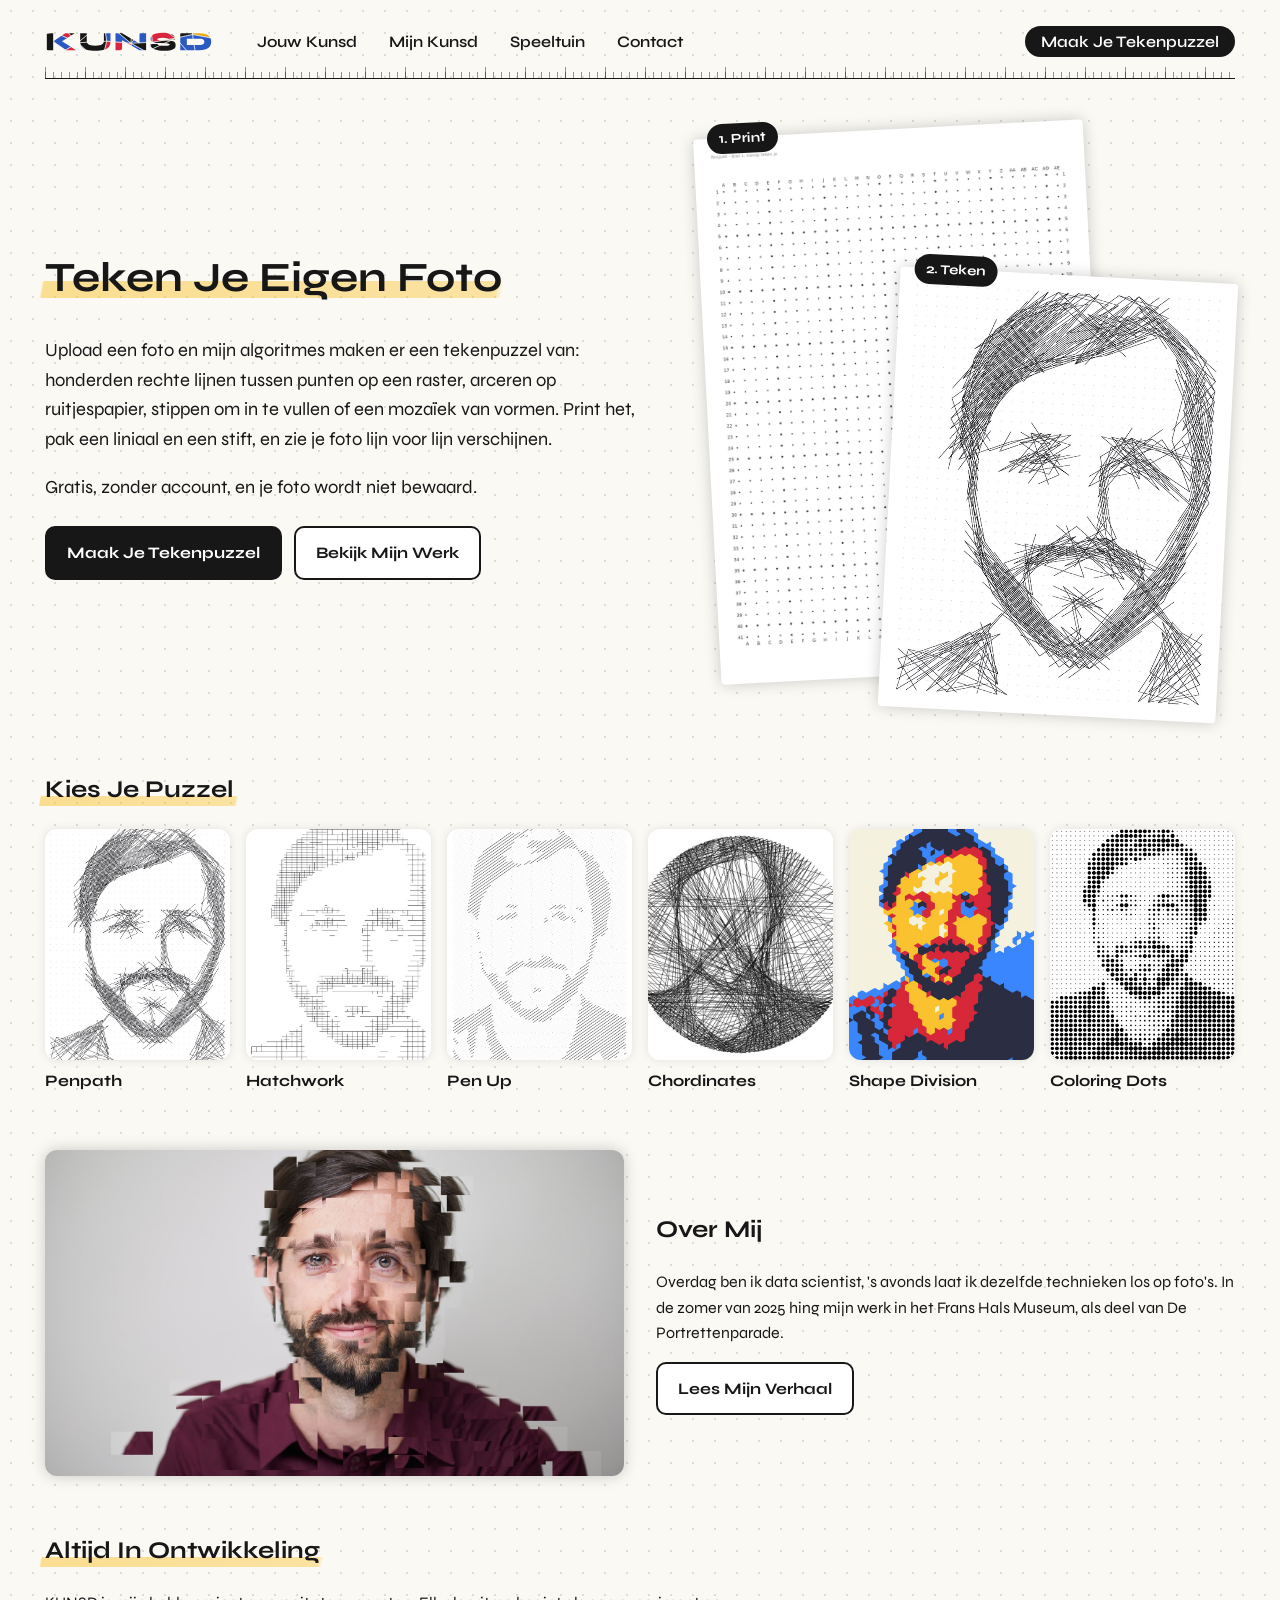
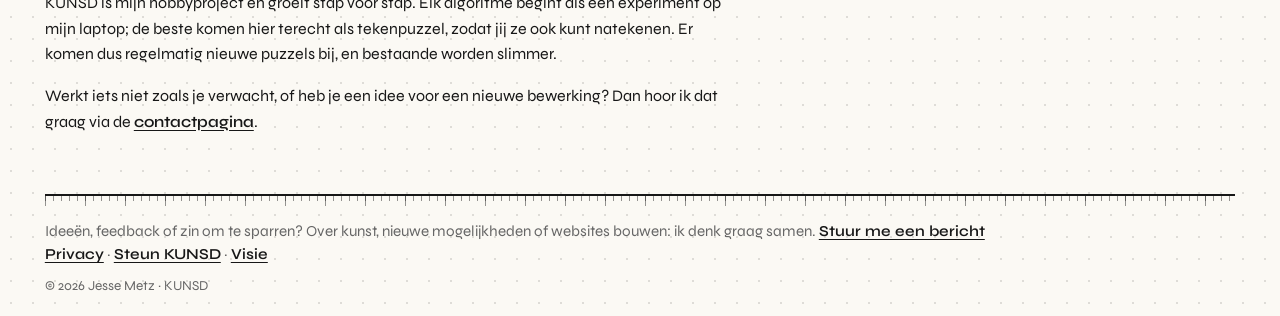
<file: index.html>
<!DOCTYPE html>
<html lang="nl">
<head>
    <meta charset="UTF-8">
    <meta name="viewport" content="width=device-width, initial-scale=1.0">

    <title>KUNSD · Maak Kunst Van Je Eigen Foto</title>

    <link rel="stylesheet" href="css/style.css">
    <link rel="preload" href="/css/fonts/syne-latin.woff2" as="font" type="font/woff2" crossorigin>

    <!-- Favicon (icoontje in het browsertabblad) -->
    <link rel="icon" href="/favicon.ico?v=2" sizes="any">
    <link rel="icon" type="image/svg+xml" href="/mijn_kunsd/delen/favicon/favicon.svg?v=2">
    <link rel="apple-touch-icon" href="/mijn_kunsd/delen/favicon/apple-touch-icon.png?v=2">

    <!-- Voor Google: het echte adres van deze pagina -->
    <link rel="canonical" href="https://kunsd.nl/">

    <!-- Deel-tags: titel, tekst en plaatje bij een gedeelde link (WhatsApp, Signal, LinkedIn, ...) -->
    <meta name="description" content="Bekijk de digitale kunst van Jesse en ga zelf aan de slag: upload je foto, zijn algoritmes maken er een tekenpuzzel van, en jij tekent hem lijn voor lijn na.">
    <meta property="og:type" content="website">
    <meta property="og:site_name" content="KUNSD">
    <meta property="og:locale" content="nl_NL">
    <meta property="og:url" content="https://kunsd.nl/">
    <meta property="og:title" content="KUNSD - Jesses Kunst">
    <meta property="og:description" content="Bekijk de digitale kunst van Jesse en ga zelf aan de slag: upload je foto, zijn algoritmes maken er een tekenpuzzel van, en jij tekent hem lijn voor lijn na.">
    <meta property="og:image" content="https://kunsd.nl/mijn_kunsd/delen/deel_afbeelding_logo.jpg">
    <meta property="og:image:width" content="1200">
    <meta property="og:image:height" content="630">
    <meta property="og:image:alt" content="Het logo van KUNSD in zwart, rood, geel en blauw, met de tekst: Teken Je Eigen Foto">
    <meta name="twitter:card" content="summary_large_image">
</head>

<body>

    <header>
        <nav>
            <!-- Het logo: bij elk bezoek een nieuwe versie (js/logo.js); zonder JavaScript het vaste logo -->
            <a href="/" class="nav-logo" aria-current="page" data-kunsd-logo data-track="menu-logo" aria-label="KUNSD, naar de homepagina"><img src="/mijn_kunsd/logo/kunsd-logo-kleur.svg" alt="" width="140" height="18"></a>
            <a href="/jouw_kunst">Jouw Kunsd</a>
            <a href="/mijn_kunst">Mijn Kunsd</a>
            <a href="/speeltuin">Speeltuin</a>
            <a href="/contact">Contact</a>
            <!-- Op brede schermen: altijd een knop naar het maken van je tekenpuzzel (op mobiel verborgen) -->
            <a href="/jouw_kunst#aan-de-slag" class="nav-cta" data-track="menu-maak-tekenpuzzel">Maak Je Tekenpuzzel</a>
        </nav>
    </header>
    <script src="/js/logo.js"></script>

    <main>

        <!-- Bovenaan: wat je hier kunt doen, met een geprint tekenvel van Penpath en hoe het wordt als het af is -->
        <section class="art-hero">
            <div class="art-hero-text">
                <h1>Teken Je Eigen Foto</h1>

                <p class="hero-text">
                    Upload een foto en mijn algoritmes maken er een tekenpuzzel van: honderden rechte lijnen
                    tussen punten op een raster, arceren op ruitjespapier, stippen om in te vullen of een
                    mozaïek van vormen. Print het,
                    pak een liniaal en een stift, en zie je foto lijn voor lijn verschijnen.
                </p>

                <p class="hero-text">
                    Gratis, zonder account, en je foto wordt niet bewaard.
                </p>

                <div class="hero-buttons">
                    <a href="/jouw_kunst" class="create-button link-button" data-track="home-maak-kunst">Maak Je Tekenpuzzel</a>
                    <a href="/mijn_kunst" class="secondary-button link-button" data-track="home-bekijk-werk">Bekijk Mijn Werk</a>
                </div>
            </div>

            <div class="before-after">
                <figure class="paper paper-left">
                    <img
                        src="mijn_kunsd/voorbeelden/penpath-leeg.png"
                        alt="Een tekenvel van Penpath: een raster van punten met letters en cijfers, zoals bij zeeslag"
                        width="800"
                        height="1132">
                    <figcaption>1. Print</figcaption>
                </figure>

                <figure class="paper paper-right">
                    <img
                        src="mijn_kunsd/voorbeelden/penpath.jpg"
                        alt="Alle lijnen getekend: een portret van korte rechte lijnen"
                        width="640"
                        height="841">
                    <figcaption>2. Teken</figcaption>
                </figure>
            </div>
        </section>

        <!-- De zes tekenpuzzels als kleine plaatjes; klikken gaat naar de puzzels op Jouw Kunsd -->
        <section class="home-section">
            <h2>Kies Je Puzzel</h2>

            <div class="style-strip">
                <a href="/jouw_kunst#voorbeelden" data-track="home-stijl-penpath">
                    <img src="mijn_kunsd/voorbeelden/penpath.jpg" alt="Portret van korte rechte lijnen tussen rasterpunten" width="640" height="841" loading="lazy">
                    <span>Penpath</span>
                </a>
                <a href="/jouw_kunst#voorbeelden" data-track="home-stijl-hatchwork">
                    <img src="mijn_kunsd/voorbeelden/hatchwork.jpg" alt="Portret gearceerd op ruitjespapier" width="640" height="902" loading="lazy">
                    <span>Hatchwork</span>
                </a>
                <a href="/jouw_kunst#voorbeelden" data-track="home-stijl-pen-up">
                    <img src="mijn_kunsd/voorbeelden/pen-up.jpg" alt="Portret van evenwijdige schuine lijnstukjes" width="640" height="840" loading="lazy">
                    <span>Pen Up</span>
                </a>
                <a href="/jouw_kunst#voorbeelden" data-track="home-stijl-chordinates">
                    <img src="mijn_kunsd/voorbeelden/chordinates.jpg" alt="Portret van alleen rechte lijnen in een cirkel" width="640" height="640" loading="lazy">
                    <span>Chordinates</span>
                </a>
                <a href="/jouw_kunst#voorbeelden" data-track="home-stijl-shape-division">
                    <img src="mijn_kunsd/voorbeelden/shape-division.jpg" alt="Portret als mozaïek van vormen" width="640" height="800" loading="lazy">
                    <span>Shape Division</span>
                </a>
                <a href="/jouw_kunst#voorbeelden" data-track="home-stijl-coloring-dots">
                    <img src="mijn_kunsd/voorbeelden/coloring-dots.png" alt="Portret van zwarte stippen" width="640" height="800" loading="lazy">
                    <span>Coloring Dots</span>
                </a>
            </div>
        </section>

        <!-- Doorkijkje naar Mijn Kunsd -->
        <section class="home-section about-teaser">
            <img
                src="mijn_kunsd/square_moves/JesseMetzFotoPS.jpeg"
                alt="Portret van Jesse waarin blokjes een stukje zijn verschoven"
                width="1600"
                height="900"
                loading="lazy">

            <div>
                <h2>Over Mij</h2>

                <p>
                    Overdag ben ik data scientist, 's avonds laat ik dezelfde technieken los op foto's.
                    In de zomer van 2025 hing mijn werk in het Frans Hals Museum, als deel van De Portrettenparade.
                </p>

                <a href="/mijn_kunst" class="secondary-button link-button" data-track="home-lees-verhaal">Lees Mijn Verhaal</a>
            </div>
        </section>

        <!-- Uitleg dat de site een project in ontwikkeling is -->
        <section class="home-section project-note">
            <h2>Altijd In Ontwikkeling</h2>

            <p>
                KUNSD is mijn hobbyproject en groeit stap voor stap. Elk algoritme begint als een experiment
                op mijn laptop; de beste komen hier terecht als tekenpuzzel, zodat jij ze ook kunt natekenen.
                Er komen dus regelmatig nieuwe puzzels bij, en bestaande worden slimmer.
            </p>

            <p>
                Werkt iets niet zoals je verwacht, of heb je een idee voor een nieuwe bewerking?
                Dan hoor ik dat graag via de <a href="/contact" data-track="home-contact">contactpagina</a>.
            </p>
        </section>

    </main>

    <footer class="site-footer">
        <p>
            Ideeën, feedback of zin om te sparren? Over kunst, nieuwe mogelijkheden of websites bouwen:
            ik denk graag samen.
            <a href="/contact" data-track="uitnodiging-contact">Stuur me een bericht</a>
        </p>
        <p class="footer-links"><a href="/privacy" data-track="footer-privacy">Privacy</a> &middot; <a href="https://ko-fi.com/kunsd" target="_blank" rel="noopener" data-track="doneren-footer">Steun KUNSD</a> &middot; <a href="/visie" data-track="footer-visie">Visie</a></p>
        <p class="footer-credit">&copy; 2026 Jesse Metz &middot; KUNSD</p>
    </footer>

    <script src="js/analytics.js"></script>
    <script data-goatcounter="https://jessekunsd.goatcounter.com/count" async src="https://gc.zgo.at/count.js"></script>

</body>
</html>
</file>
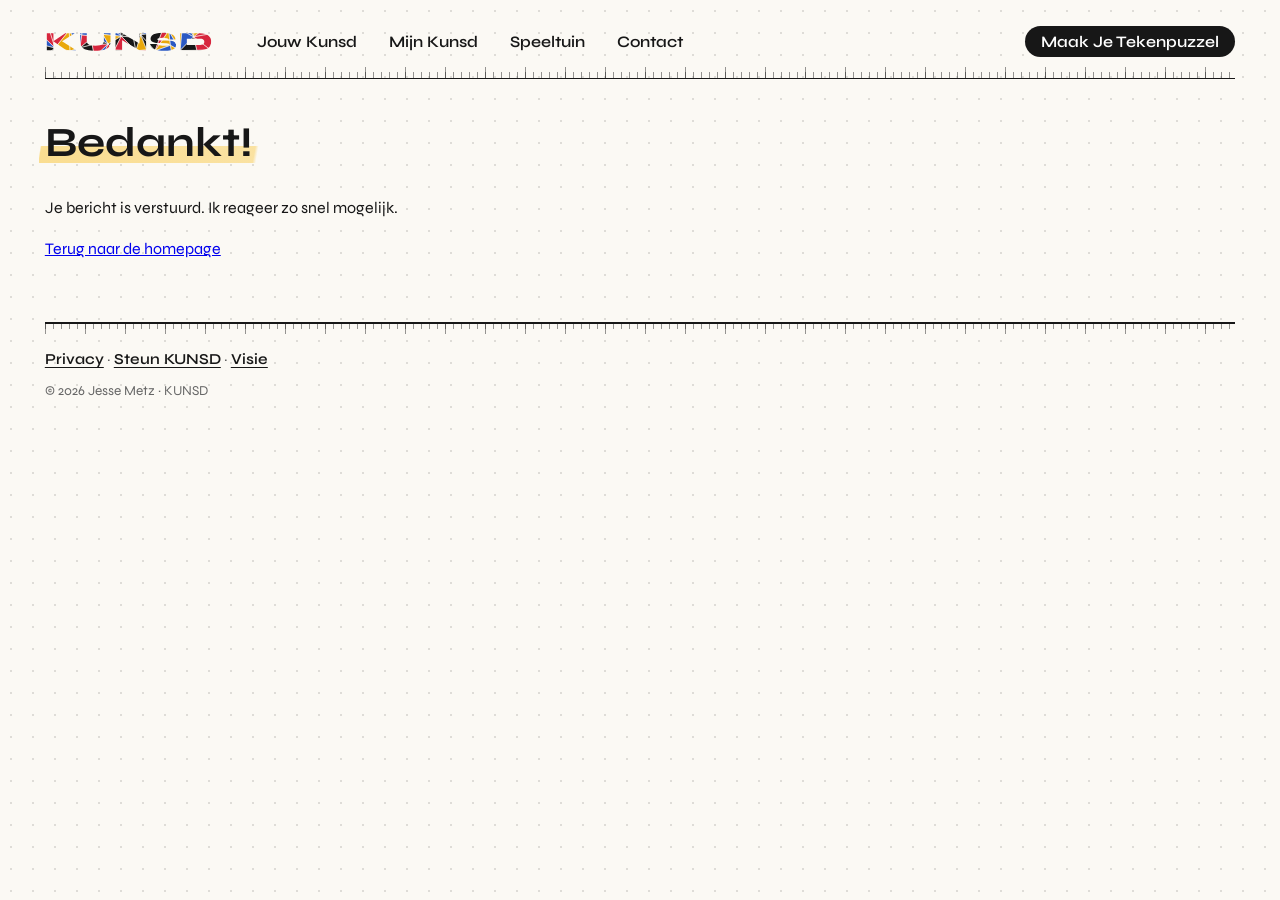
<file: bedankt.html>
<!DOCTYPE html>
<html lang="nl">
<head>
    <meta charset="UTF-8">
    <meta name="viewport" content="width=device-width, initial-scale=1.0">

    <title>Bedankt · KUNSD</title>

    <link rel="stylesheet" href="css/style.css">
    <link rel="preload" href="/css/fonts/syne-latin.woff2" as="font" type="font/woff2" crossorigin>

    <!-- Favicon (icoontje in het browsertabblad) -->
    <link rel="icon" href="/favicon.ico?v=2" sizes="any">
    <link rel="icon" type="image/svg+xml" href="/mijn_kunsd/delen/favicon/favicon.svg?v=2">
    <link rel="apple-touch-icon" href="/mijn_kunsd/delen/favicon/apple-touch-icon.png?v=2">

    <!-- Voor Google: deze pagina niet in de zoekresultaten tonen -->
    <meta name="robots" content="noindex">

    <!-- Deel-tags: titel, tekst en plaatje bij een gedeelde link (WhatsApp, Signal, LinkedIn, ...) -->
    <meta name="description" content="Bedankt voor je bericht aan Jesse. Ondertussen kun je op KUNSD van je eigen foto een tekenpuzzel maken en hem zelf natekenen.">
    <meta property="og:type" content="website">
    <meta property="og:site_name" content="KUNSD">
    <meta property="og:locale" content="nl_NL">
    <meta property="og:url" content="https://kunsd.nl/bedankt">
    <meta property="og:title" content="Bedankt - KUNSD">
    <meta property="og:description" content="Bedankt voor je bericht aan Jesse. Ondertussen kun je op KUNSD van je eigen foto een tekenpuzzel maken en hem zelf natekenen.">
    <meta property="og:image" content="https://kunsd.nl/mijn_kunsd/delen/deel_afbeelding_logo.jpg">
    <meta property="og:image:width" content="1200">
    <meta property="og:image:height" content="630">
    <meta property="og:image:alt" content="Het logo van KUNSD in zwart, rood, geel en blauw, met de tekst: Teken Je Eigen Foto">
    <meta name="twitter:card" content="summary_large_image">
</head>

<body>

<header>
    <nav>
        <!-- Het logo: bij elk bezoek een nieuwe versie (js/logo.js); zonder JavaScript het vaste logo -->
        <a href="/" class="nav-logo" data-kunsd-logo data-track="menu-logo" aria-label="KUNSD, naar de homepagina"><img src="/mijn_kunsd/logo/kunsd-logo-kleur.svg" alt="" width="140" height="18"></a>
        <a href="/jouw_kunst">Jouw Kunsd</a>
        <a href="/mijn_kunst">Mijn Kunsd</a>
        <a href="/speeltuin">Speeltuin</a>
        <a href="/contact">Contact</a>
        <!-- Op brede schermen: altijd een knop naar het maken van je tekenpuzzel (op mobiel verborgen) -->
        <a href="/jouw_kunst#aan-de-slag" class="nav-cta" data-track="menu-maak-tekenpuzzel">Maak Je Tekenpuzzel</a>
    </nav>
</header>
<script src="/js/logo.js"></script>

<main>

    <h1>Bedankt!</h1>

    <p>
        Je bericht is verstuurd. Ik reageer zo snel mogelijk.
    </p>

    <p>
        <a href="/">Terug naar de homepage</a>
    </p>

</main>

<footer class="site-footer">
    <p class="footer-links"><a href="/privacy" data-track="footer-privacy">Privacy</a> &middot; <a href="https://ko-fi.com/kunsd" target="_blank" rel="noopener" data-track="doneren-footer">Steun KUNSD</a> &middot; <a href="/visie" data-track="footer-visie">Visie</a></p>
    <p class="footer-credit">&copy; 2026 Jesse Metz &middot; KUNSD</p>
</footer>

<script src="js/analytics.js"></script>
<script data-goatcounter="https://jessekunsd.goatcounter.com/count" async src="https://gc.zgo.at/count.js"></script>

</body>
</html>
</file>
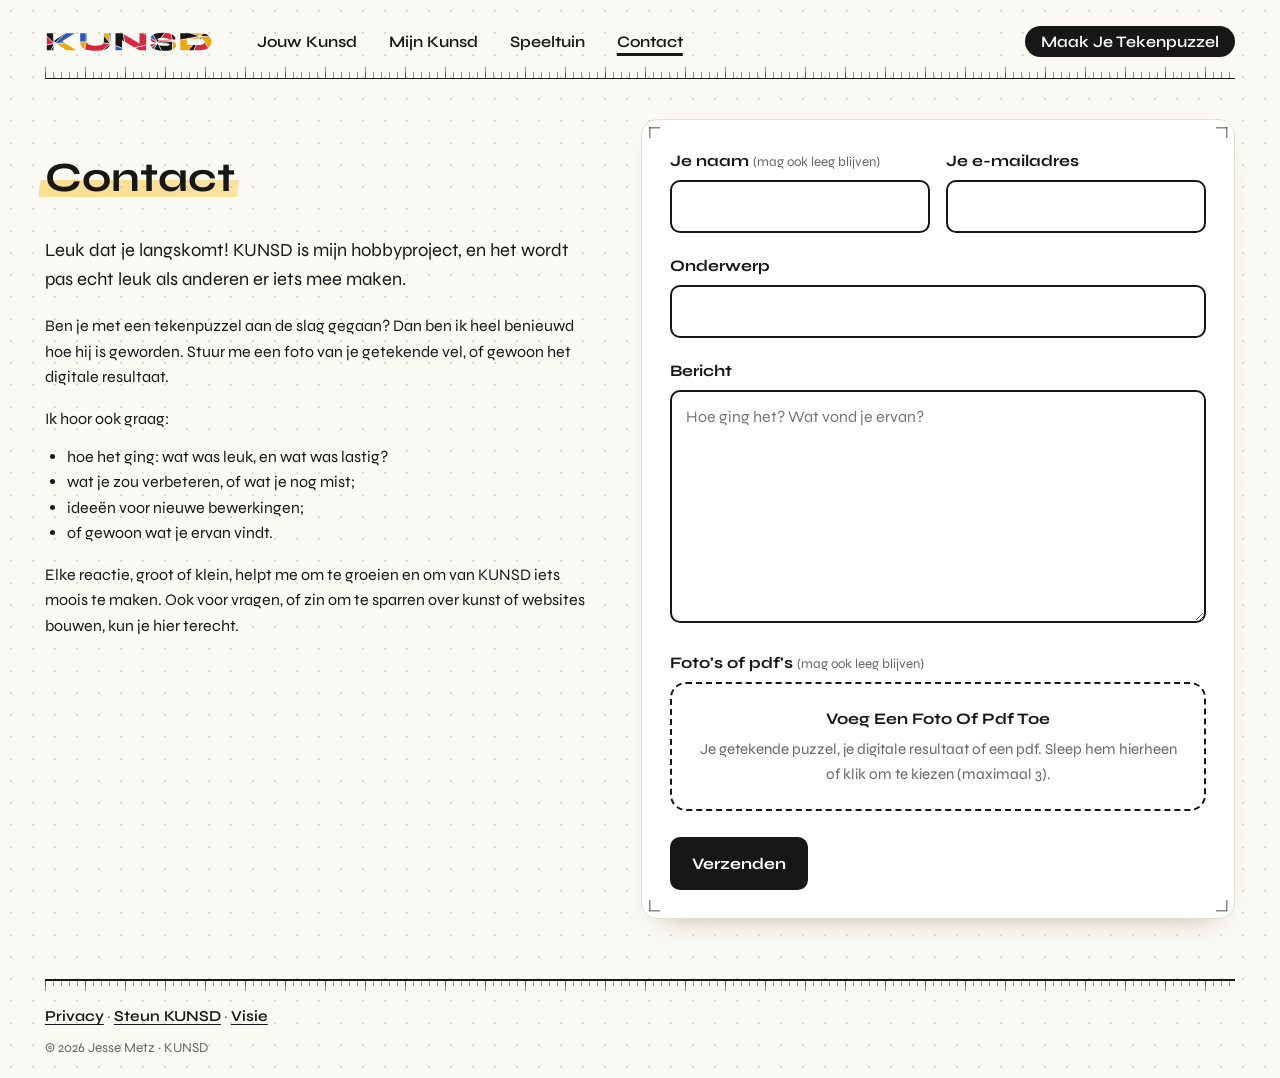
<file: contact.html>
<!DOCTYPE html>
<html lang="nl">
<head>
    <meta charset="UTF-8">
    <meta name="viewport" content="width=device-width, initial-scale=1.0">

    <title>Contact · KUNSD</title>

    <link rel="stylesheet" href="css/style.css">
    <link rel="preload" href="/css/fonts/syne-latin.woff2" as="font" type="font/woff2" crossorigin>

    <!-- Favicon (icoontje in het browsertabblad) -->
    <link rel="icon" href="/favicon.ico?v=2" sizes="any">
    <link rel="icon" type="image/svg+xml" href="/mijn_kunsd/delen/favicon/favicon.svg?v=2">
    <link rel="apple-touch-icon" href="/mijn_kunsd/delen/favicon/apple-touch-icon.png?v=2">

    <!-- Voor Google: het echte adres van deze pagina -->
    <link rel="canonical" href="https://kunsd.nl/contact">

    <!-- Deel-tags: titel, tekst en plaatje bij een gedeelde link (WhatsApp, Signal, LinkedIn, ...) -->
    <meta name="description" content="Stuur Jesse je getekende puzzel, je digitale resultaat of je ervaringen en ideeën over KUNSD, de website waar je van je eigen foto een tekenpuzzel maakt.">
    <meta property="og:type" content="website">
    <meta property="og:site_name" content="KUNSD">
    <meta property="og:locale" content="nl_NL">
    <meta property="og:url" content="https://kunsd.nl/contact">
    <meta property="og:title" content="Contact - KUNSD">
    <meta property="og:description" content="Stuur Jesse je getekende puzzel, je digitale resultaat of je ervaringen en ideeën over KUNSD, de website waar je van je eigen foto een tekenpuzzel maakt.">
    <meta property="og:image" content="https://kunsd.nl/mijn_kunsd/delen/deel_afbeelding_logo.jpg">
    <meta property="og:image:width" content="1200">
    <meta property="og:image:height" content="630">
    <meta property="og:image:alt" content="Het logo van KUNSD in zwart, rood, geel en blauw, met de tekst: Teken Je Eigen Foto">
    <meta name="twitter:card" content="summary_large_image">
</head>

<body>

<header>
    <nav>
        <!-- Het logo: bij elk bezoek een nieuwe versie (js/logo.js); zonder JavaScript het vaste logo -->
        <a href="/" class="nav-logo" data-kunsd-logo data-track="menu-logo" aria-label="KUNSD, naar de homepagina"><img src="/mijn_kunsd/logo/kunsd-logo-kleur.svg" alt="" width="140" height="18"></a>
        <a href="/jouw_kunst">Jouw Kunsd</a>
        <a href="/mijn_kunst">Mijn Kunsd</a>
        <a href="/speeltuin">Speeltuin</a>
        <a href="/contact" aria-current="page">Contact</a>
        <!-- Op brede schermen: altijd een knop naar het maken van je tekenpuzzel (op mobiel verborgen) -->
        <a href="/jouw_kunst#aan-de-slag" class="nav-cta" data-track="menu-maak-tekenpuzzel">Maak Je Tekenpuzzel</a>
    </nav>
</header>
<script src="/js/logo.js"></script>

<main>

    <section class="contact-intro">
        <h1>Contact</h1>

        <p class="hero-text">
            Leuk dat je langskomt! KUNSD is mijn hobbyproject, en het wordt pas echt leuk als anderen
            er iets mee maken.
        </p>

        <p>
            Ben je met een tekenpuzzel aan de slag gegaan? Dan ben ik heel benieuwd hoe hij is geworden.
            Stuur me een foto van je getekende vel, of gewoon het digitale resultaat.
        </p>

        <p>Ik hoor ook graag:</p>

        <ul class="curious-list">
            <li>hoe het ging: wat was leuk, en wat was lastig?</li>
            <li>wat je zou verbeteren, of wat je nog mist;</li>
            <li>ideeën voor nieuwe bewerkingen;</li>
            <li>of gewoon wat je ervan vindt.</li>
        </ul>

        <p>
            Elke reactie, groot of klein, helpt me om te groeien en om van KUNSD iets moois te maken.
            Ook voor vragen, of zin om te sparren over kunst of websites bouwen, kun je hier terecht.
        </p>
    </section>

    <!-- Zonder bijlage gaat het bericht via Web3Forms (zoals altijd). Met foto of pdf stuurt js/contact.js het
         naar de eigen server (/api/contact in app.py), want Web3Forms kan alleen in het betaalde
         abonnement bijlagen meesturen. -->
    <form action="https://api.web3forms.com/submit" method="POST" id="contact-form" class="contact-form">

        <input
            type="hidden"
            name="access_key"
            value="73e4fdaa-9b3e-40c7-add5-1553a9fb5971"
        >

        <!-- Onderwerp van de mail die je zelf ontvangt -->
        <input
            type="hidden"
            id="mail-subject"
            name="subject"
            value="[Kunsd Website]"
        >

        <!-- Bezoeker komt hierna op de bedankpagina terecht -->
        <input
            type="hidden"
            name="redirect"
            value="https://kunsd.nl/bedankt"
        >

        <!-- Spamfilter: moet leeg blijven, bots vullen dit vaak wel in -->
        <input
            type="checkbox"
            name="botcheck"
            id="botcheck"
            style="display: none;"
            tabindex="-1"
            autocomplete="off"
        >

        <div class="form-row">
            <p class="form-field">
                <label for="naam">Je naam <small>(mag ook leeg blijven)</small></label>

                <input
                    type="text"
                    id="naam"
                    name="name"
                    autocomplete="name"
                >
            </p>

            <p class="form-field">
                <label for="email">Je e-mailadres</label>

                <input
                    type="email"
                    id="email"
                    name="email"
                    autocomplete="email"
                    required
                >
            </p>
        </div>

        <p class="form-field">
            <label for="onderwerp">Onderwerp</label>

            <input
                type="text"
                id="onderwerp"
                name="onderwerp"
                required
            >
        </p>

        <p class="form-field">
            <label for="message">Bericht</label>

            <textarea
                id="message"
                name="message"
                rows="8"
                placeholder="Hoe ging het? Wat vond je ervan?"
                required
            ></textarea>
        </p>

        <!-- Foto's of pdf's toevoegen. Het veld heeft bewust geen name: js/contact.js verstuurt de bestanden zelf. -->
        <div class="form-field">
            <span class="field-title">Foto's of pdf's <small>(mag ook leeg blijven)</small></span>

            <label for="contact-images" class="file-drop" id="file-drop" data-track="contact-foto-kiezen">
                <strong>Voeg Een Foto Of Pdf Toe</strong>
                <span>Je getekende puzzel, je digitale resultaat of een pdf. Sleep hem hierheen of klik om te kiezen (maximaal 3).</span>
            </label>

            <input type="file" id="contact-images" accept="image/*,application/pdf,.pdf" multiple>

            <div id="file-previews" class="file-previews"></div>
        </div>

        <p
            id="contact-status"
            class="status-message hidden">
        </p>

        <button
            type="submit"
            id="contact-submit"
            class="create-button"
        >
            Verzenden
        </button>

    </form>

</main>

<footer class="site-footer">
    <p class="footer-links"><a href="/privacy" data-track="footer-privacy">Privacy</a> &middot; <a href="https://ko-fi.com/kunsd" target="_blank" rel="noopener" data-track="doneren-footer">Steun KUNSD</a> &middot; <a href="/visie" data-track="footer-visie">Visie</a></p>
    <p class="footer-credit">&copy; 2026 Jesse Metz &middot; KUNSD</p>
</footer>

<!-- Volgorde: eerst analytics.js, dan contact.js -->
<script src="js/analytics.js"></script>
<script src="js/contact.js"></script>
<script data-goatcounter="https://jessekunsd.goatcounter.com/count" async src="https://gc.zgo.at/count.js"></script>

</body>
</html>
</file>
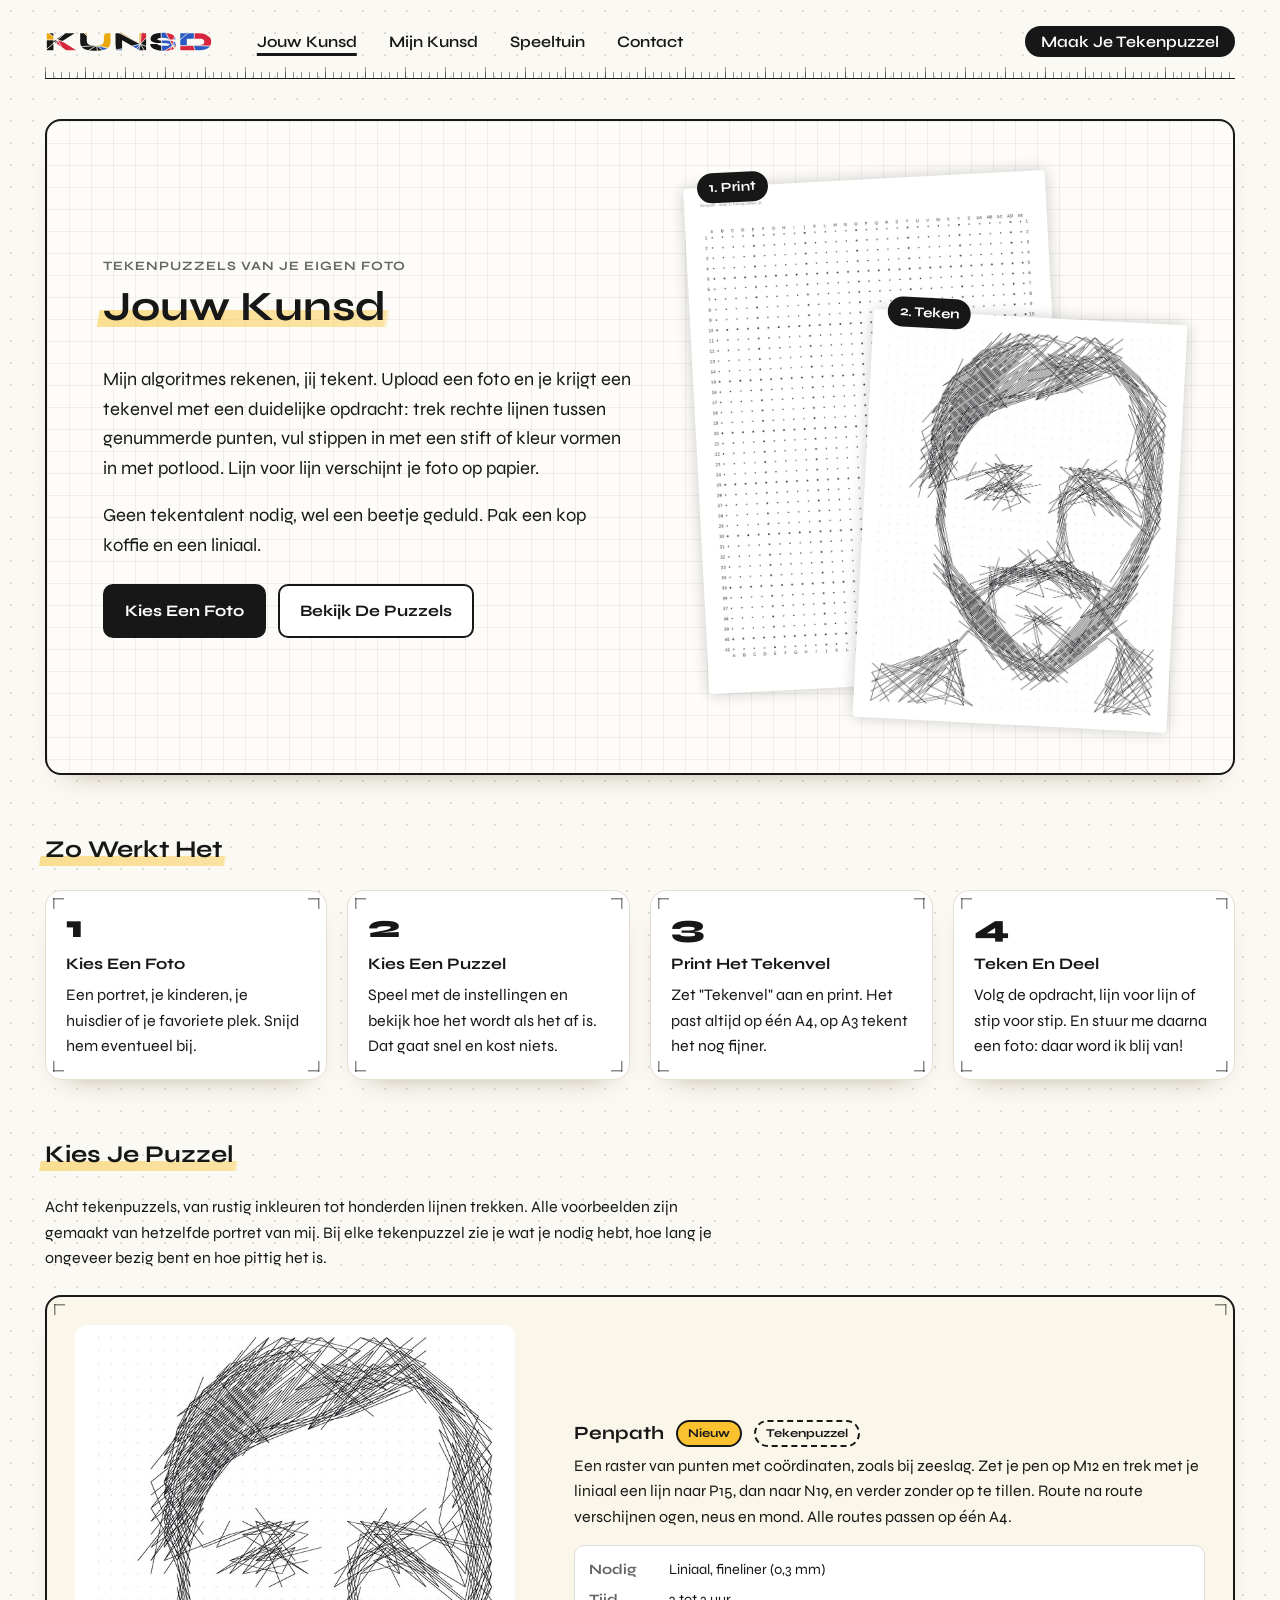
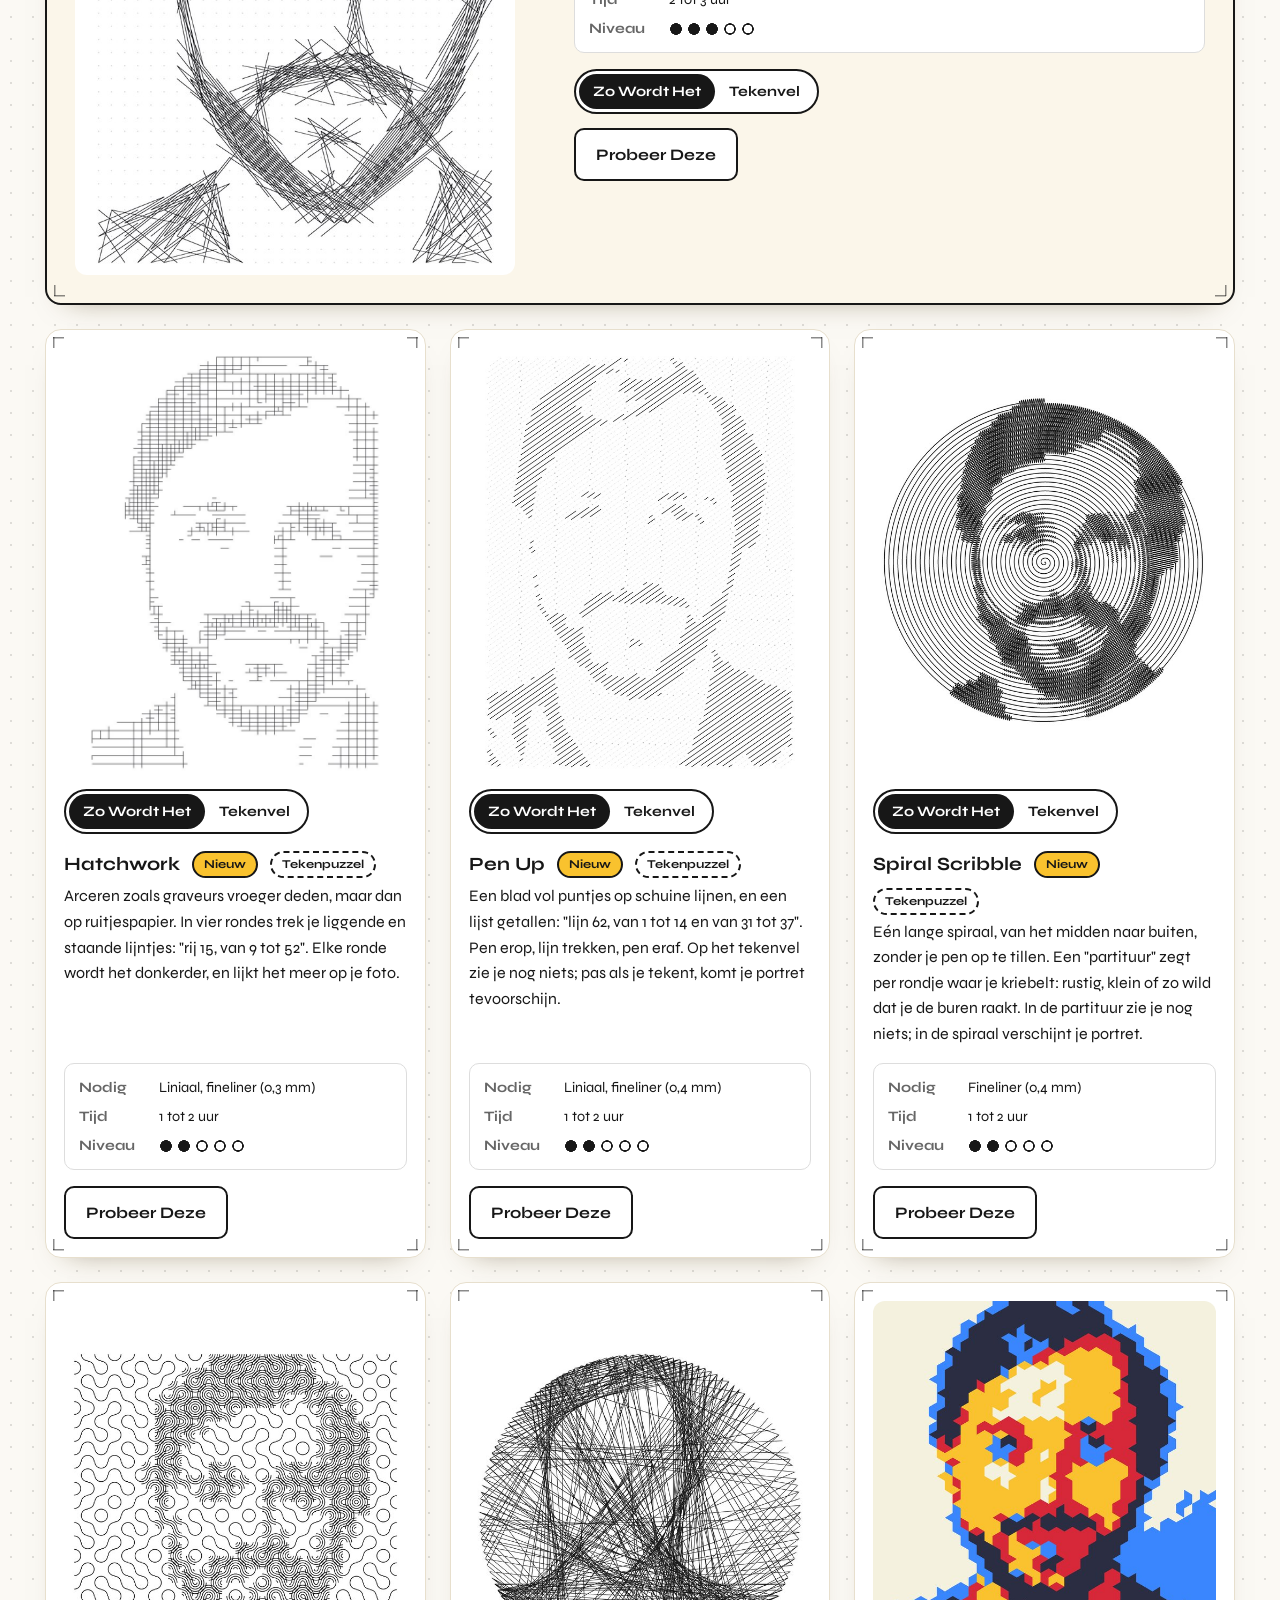
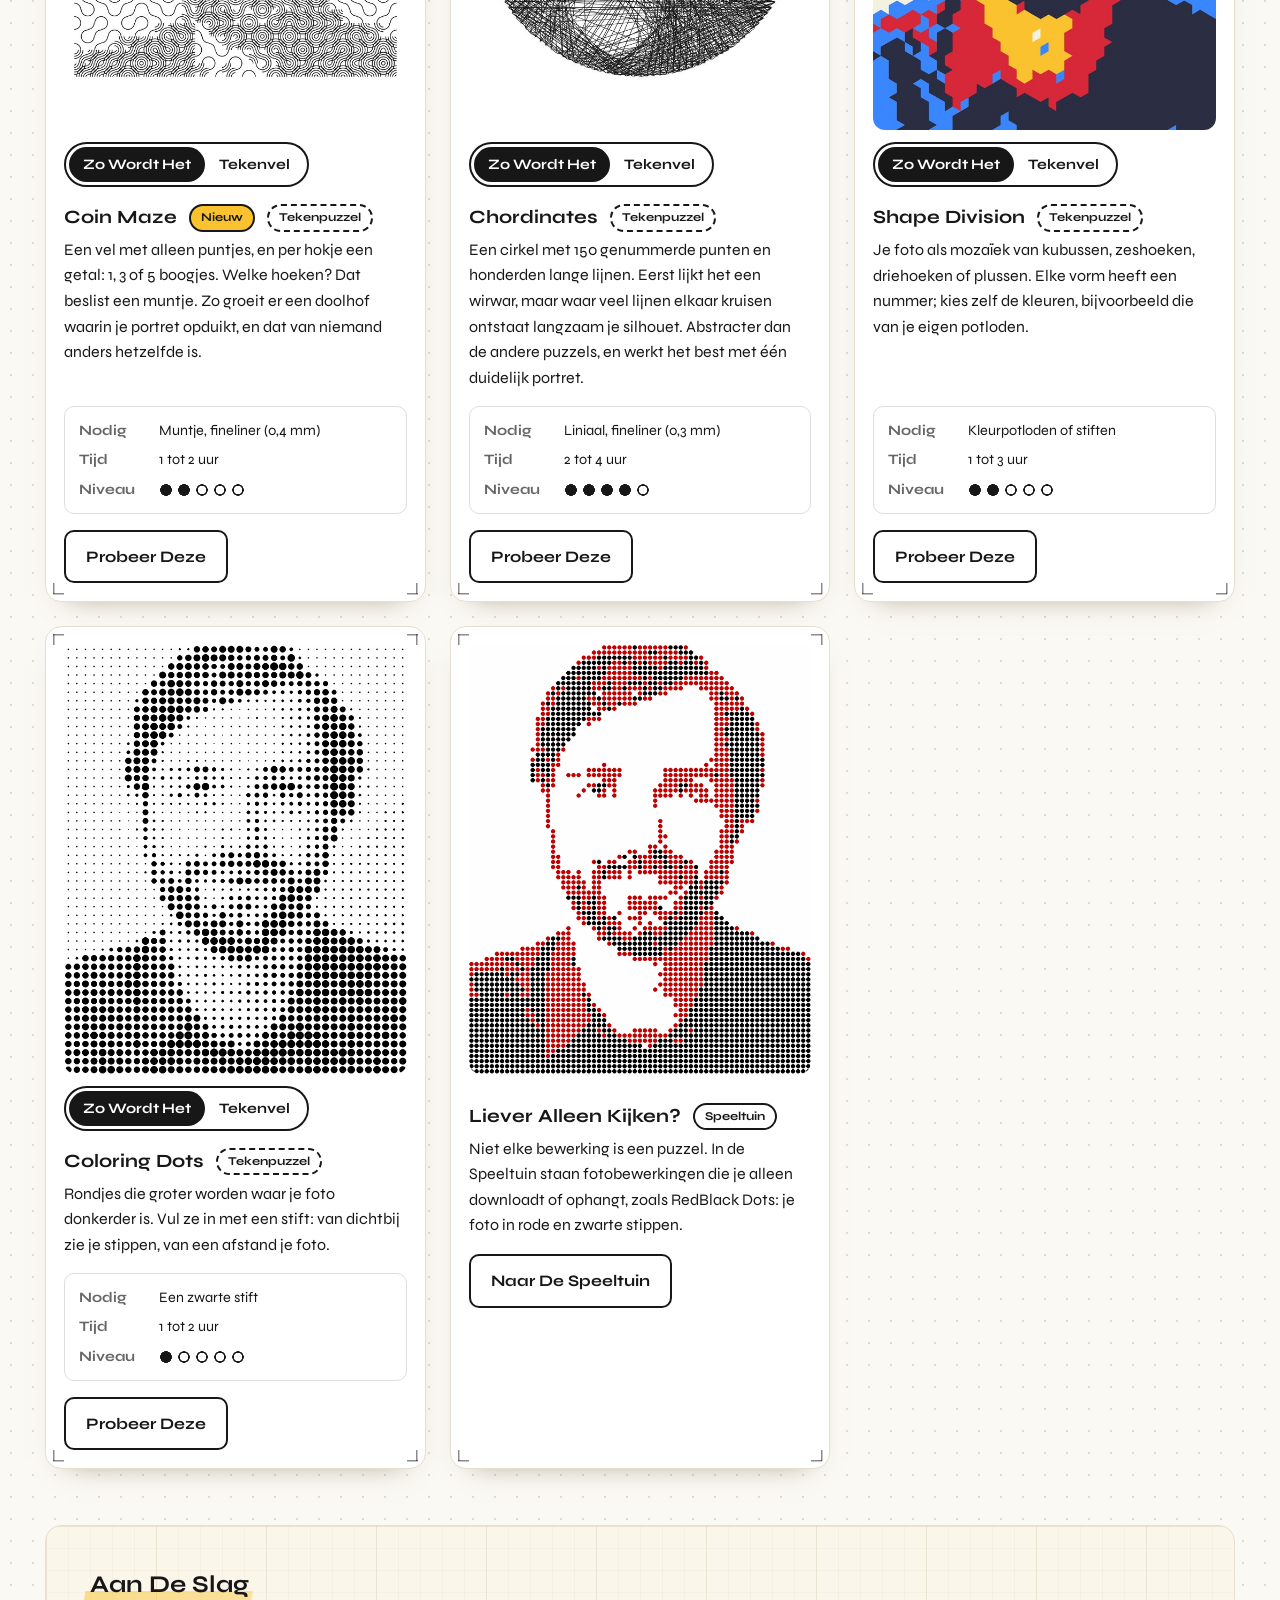
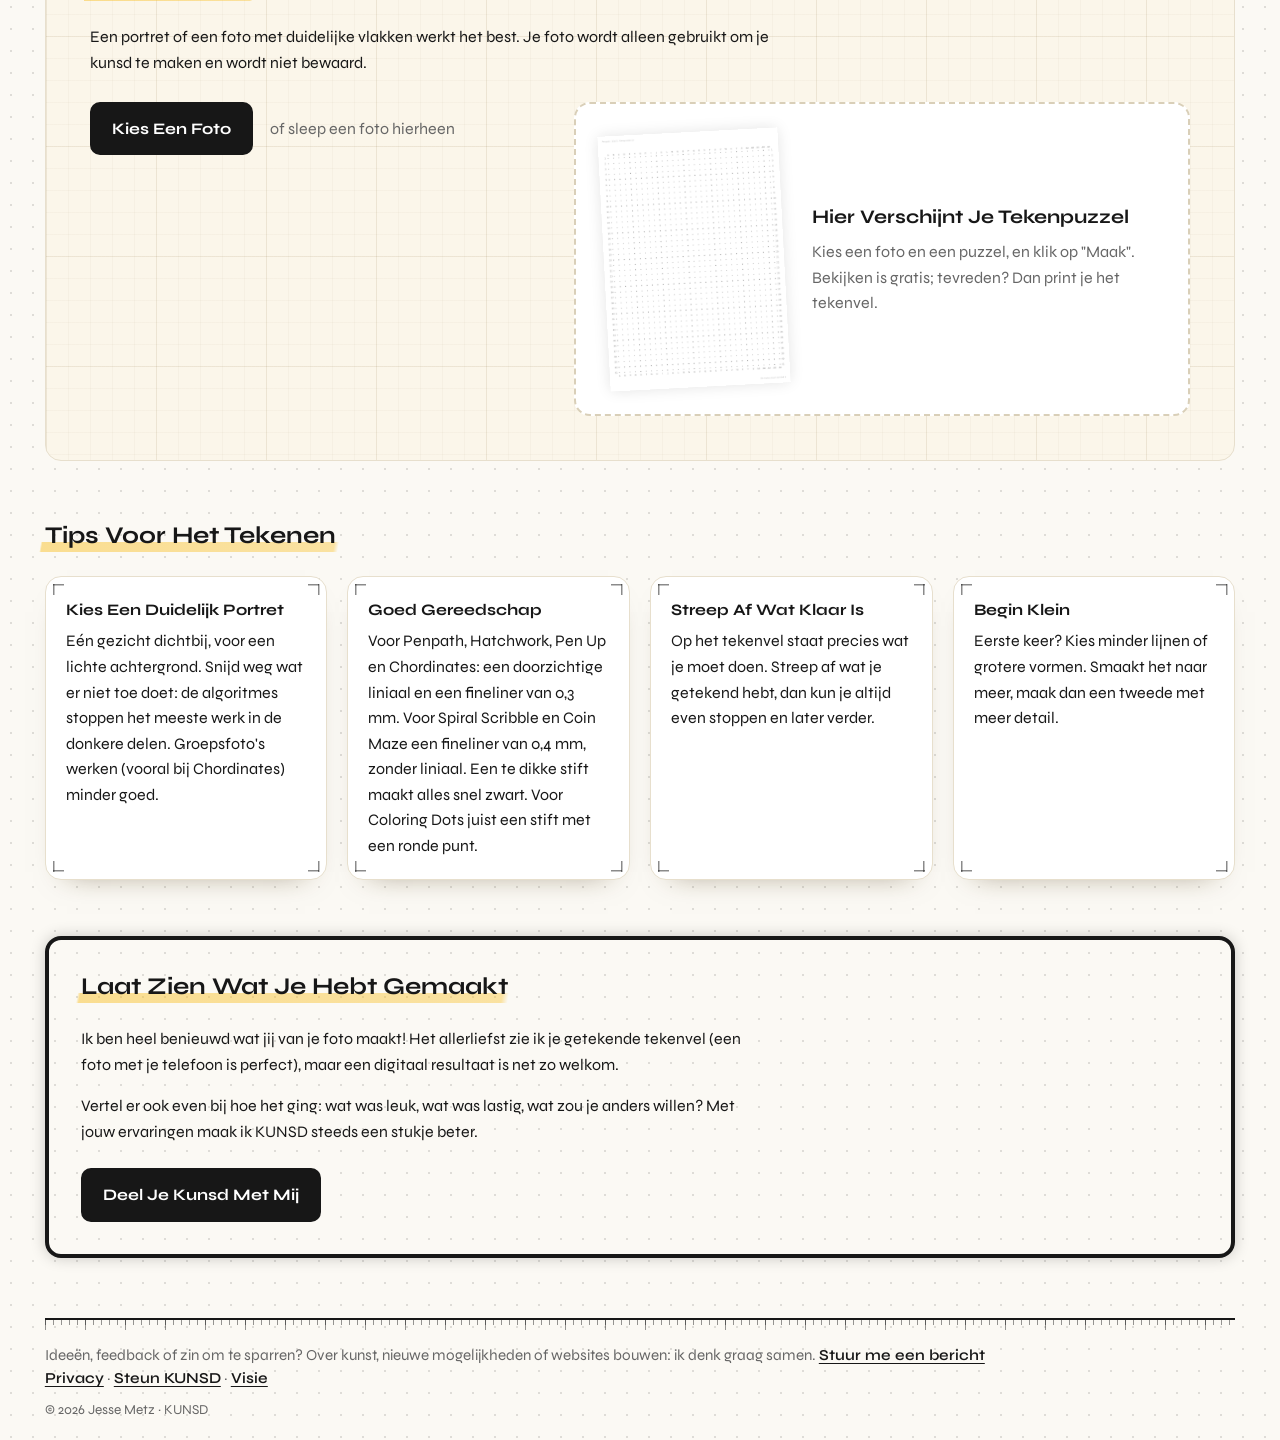
<file: jouw_kunst.html>
<!DOCTYPE html>
<html lang="nl">
<head>
    <meta charset="UTF-8">
    <meta name="viewport" content="width=device-width, initial-scale=1.0">

    <title>Jouw Kunsd · KUNSD</title>

    <link rel="stylesheet" href="css/style.css">
    <link rel="preload" href="/css/fonts/syne-latin.woff2" as="font" type="font/woff2" crossorigin>

    <!-- Favicon (icoontje in het browsertabblad) -->
    <link rel="icon" href="/favicon.ico?v=2" sizes="any">
    <link rel="icon" type="image/svg+xml" href="/mijn_kunsd/delen/favicon/favicon.svg?v=2">
    <link rel="apple-touch-icon" href="/mijn_kunsd/delen/favicon/apple-touch-icon.png?v=2">

    <!-- Voor Google: het echte adres van deze pagina -->
    <link rel="canonical" href="https://kunsd.nl/jouw_kunst">

    <!-- Deel-tags: titel, tekst en plaatje bij een gedeelde link (WhatsApp, Signal, LinkedIn, ...) -->
    <meta name="description" content="Upload je eigen foto en Jesses algoritmes maken er een tekenpuzzel van: trek rechte lijnen tussen genummerde punten, vul stippen in of kleur vormen in. Lijn voor lijn verschijnt je foto op papier.">
    <meta property="og:type" content="website">
    <meta property="og:site_name" content="KUNSD">
    <meta property="og:locale" content="nl_NL">
    <meta property="og:url" content="https://kunsd.nl/jouw_kunst">
    <meta property="og:title" content="Jouw Kunsd - Teken Je Eigen Foto">
    <meta property="og:description" content="Upload je eigen foto en Jesses algoritmes maken er een tekenpuzzel van: trek rechte lijnen tussen genummerde punten, vul stippen in of kleur vormen in. Lijn voor lijn verschijnt je foto op papier.">
    <meta property="og:image" content="https://kunsd.nl/mijn_kunsd/delen/deel_afbeelding_logo.jpg">
    <meta property="og:image:width" content="1200">
    <meta property="og:image:height" content="630">
    <meta property="og:image:alt" content="Het logo van KUNSD in zwart, rood, geel en blauw, met de tekst: Teken Je Eigen Foto">
    <meta name="twitter:card" content="summary_large_image">
</head>

<body class="jouw-kunst-page">
    <header>
        <nav>
            <!-- Het logo: bij elk bezoek een nieuwe versie (js/logo.js); zonder JavaScript het vaste logo -->
            <a href="/" class="nav-logo" data-kunsd-logo data-track="menu-logo" aria-label="KUNSD, naar de homepagina"><img src="/mijn_kunsd/logo/kunsd-logo-kleur.svg" alt="" width="140" height="18"></a>
            <a href="/jouw_kunst" aria-current="page">Jouw Kunsd</a>
            <a href="/mijn_kunst">Mijn Kunsd</a>
            <a href="/speeltuin">Speeltuin</a>
            <a href="/contact">Contact</a>
            <!-- Op brede schermen: altijd een knop naar het maken van je tekenpuzzel (op mobiel verborgen) -->
            <a href="#aan-de-slag" class="nav-cta" data-track="menu-maak-tekenpuzzel">Maak Je Tekenpuzzel</a>
        </nav>
    </header>
    <script src="/js/logo.js"></script>

    <main>


        <!-- Bovenaan: wat je hier kunt doen, op "ruitjespapier", met een tekenvel en hoe het wordt als het af is -->
        <section class="art-hero puzzle-hero">
            <div class="art-hero-text">
                <p class="eyebrow">Tekenpuzzels Van Je Eigen Foto</p>
                <h1>Jouw Kunsd</h1>

                <p class="hero-text">
                    Mijn algoritmes rekenen, jij tekent. Upload een foto en je krijgt een tekenvel met een
                    duidelijke opdracht: trek rechte lijnen tussen genummerde punten, vul stippen in met een
                    stift of kleur vormen in met potlood. Lijn voor lijn verschijnt je foto op papier.
                </p>

                <p class="hero-text">
                    Geen tekentalent nodig, wel een beetje geduld. Pak een kop koffie en een liniaal.
                </p>

                <div class="hero-buttons">
                    <label for="image-upload" class="upload-label" data-track="jouw-kunst-kies-foto-boven">Kies Een Foto</label>
                    <a href="#voorbeelden" class="secondary-button link-button" data-track="jouw-kunst-bekijk-voorbeelden">Bekijk De Puzzels</a>
                </div>
            </div>

            <div class="before-after">
                <figure class="paper paper-left">
                    <img
                        src="mijn_kunsd/voorbeelden/penpath-leeg.png"
                        alt="Een tekenvel van Penpath: een raster van punten met letters en cijfers, zoals bij zeeslag"
                        width="800"
                        height="1132">
                    <figcaption>1. Print</figcaption>
                </figure>

                <figure class="paper paper-right">
                    <img
                        src="mijn_kunsd/voorbeelden/penpath.jpg"
                        alt="Hetzelfde tekenvel met alle lijnen getekend: een portret van korte rechte lijnen"
                        width="640"
                        height="841">
                    <figcaption>2. Teken</figcaption>
                </figure>
            </div>
        </section>

        <!-- In vier stappen van foto naar getekende kunst -->
        <section class="home-section">
            <h2>Zo Werkt Het</h2>

            <ol class="steps steps-4">
                <li>
                    <strong>Kies Een Foto</strong>
                    Een portret, je kinderen, je huisdier of je favoriete plek. Snijd hem eventueel bij.
                </li>
                <li>
                    <strong>Kies Een Puzzel</strong>
                    Speel met de instellingen en bekijk hoe het wordt als het af is. Dat gaat snel en kost niets.
                </li>
                <li>
                    <strong>Print Het Tekenvel</strong>
                    Zet "Tekenvel" aan en print. Het past altijd op één A4, op A3 tekent het nog fijner.
                </li>
                <li>
                    <strong>Teken En Deel</strong>
                    Volg de opdracht, lijn voor lijn of stip voor stip. En stuur me daarna een foto: daar word ik blij van!
                </li>
            </ol>
        </section>

        <!-- De puzzels: één foto, acht tekenpuzzels, en onderaan een verwijzing naar de Speeltuin. Bij de tekenpuzzels kun je wisselen tussen
             hoe het wordt als het af is en het tekenvel om te printen. -->
        <section id="voorbeelden" class="home-section">
            <h2>Kies Je Puzzel</h2>

            <p class="section-intro">
                Acht tekenpuzzels, van rustig inkleuren tot honderden lijnen trekken. Alle voorbeelden zijn
                gemaakt van hetzelfde portret van mij. Bij elke tekenpuzzel zie je wat je
                nodig hebt, hoe lang je ongeveer bezig bent en hoe pittig het is.
            </p>

            <div class="examples">

                <article class="example-card example-card-featured">
                    <div class="example-image">
                        <img
                            src="mijn_kunsd/voorbeelden/penpath.jpg"
                            data-filled="mijn_kunsd/voorbeelden/penpath.jpg"
                            data-empty="mijn_kunsd/voorbeelden/penpath-leeg.png"
                            alt="Penpath: portret van korte rechte lijnen tussen de punten van een raster"
                            width="640"
                            height="841"
                            loading="lazy">
                    </div>

                    <div class="example-text">
                        <h3>Penpath <span class="tag tag-new">Nieuw</span> <span class="tag tag-diy">Tekenpuzzel</span></h3>
                        <p>
                            Een raster van punten met coördinaten, zoals bij zeeslag. Zet je pen op M12 en trek
                            met je liniaal een lijn naar P15, dan naar N19, en verder zonder op te tillen. Route
                            na route verschijnen ogen, neus en mond. Alle routes passen op één A4.
                        </p>

                        <dl class="puzzle-specs">
                            <div><dt>Nodig</dt><dd>Liniaal, fineliner (0,3 mm)</dd></div>
                            <div><dt>Tijd</dt><dd>2 tot 3 uur</dd></div>
                            <div><dt>Niveau</dt><dd><span class="level" role="img" style="--level: 3" aria-label="3 van 5"></span></dd></div>
                        </dl>

                        <div class="view-toggle" role="group" aria-label="Voorbeeld van Penpath">
                            <button type="button" class="active" data-view="filled" data-track="voorbeeld-penpath-af">Zo Wordt Het</button>
                            <button type="button" data-view="empty" data-track="voorbeeld-penpath-om-te-printen">Tekenvel</button>
                        </div>

                        <button type="button" class="secondary-button try-button" data-algorithm="penpath-settings" data-name="Penpath" data-track="probeer-penpath">Probeer Deze</button>
                    </div>
                </article>

                <article class="example-card">
                    <div class="example-image">
                        <img
                            src="mijn_kunsd/voorbeelden/hatchwork.jpg"
                            data-filled="mijn_kunsd/voorbeelden/hatchwork.jpg"
                            data-empty="mijn_kunsd/voorbeelden/hatchwork-leeg.png"
                            alt="Hatchwork: portret van liggende en staande lijntjes op ruitjespapier"
                            width="640"
                            height="902"
                            loading="lazy">
                    </div>

                    <div class="view-toggle" role="group" aria-label="Voorbeeld van Hatchwork">
                        <button type="button" class="active" data-view="filled" data-track="voorbeeld-hatchwork-af">Zo Wordt Het</button>
                        <button type="button" data-view="empty" data-track="voorbeeld-hatchwork-om-te-printen">Tekenvel</button>
                    </div>

                    <h3>Hatchwork <span class="tag tag-new">Nieuw</span> <span class="tag tag-diy">Tekenpuzzel</span></h3>
                    <p>
                        Arceren zoals graveurs vroeger deden, maar dan op ruitjespapier. In vier rondes trek je
                        liggende en staande lijntjes: "rij 15, van 9 tot 52". Elke ronde wordt het donkerder,
                        en lijkt het meer op je foto.
                    </p>

                    <dl class="puzzle-specs">
                        <div><dt>Nodig</dt><dd>Liniaal, fineliner (0,3 mm)</dd></div>
                        <div><dt>Tijd</dt><dd>1 tot 2 uur</dd></div>
                        <div><dt>Niveau</dt><dd><span class="level" role="img" style="--level: 2" aria-label="2 van 5"></span></dd></div>
                    </dl>

                    <button type="button" class="secondary-button try-button" data-algorithm="hatchwork-settings" data-name="Hatchwork" data-track="probeer-hatchwork">Probeer Deze</button>
                </article>

                <article class="example-card">
                    <div class="example-image">
                        <img
                            src="mijn_kunsd/voorbeelden/pen-up.jpg"
                            data-filled="mijn_kunsd/voorbeelden/pen-up.jpg"
                            data-empty="mijn_kunsd/voorbeelden/pen-up-leeg.png"
                            alt="Pen Up: portret van evenwijdige schuine lijnstukjes"
                            width="640"
                            height="840"
                            loading="lazy">
                    </div>

                    <div class="view-toggle" role="group" aria-label="Voorbeeld van Pen Up">
                        <button type="button" class="active" data-view="filled" data-track="voorbeeld-pen-up-af">Zo Wordt Het</button>
                        <button type="button" data-view="empty" data-track="voorbeeld-pen-up-om-te-printen">Tekenvel</button>
                    </div>

                    <h3>Pen Up <span class="tag tag-new">Nieuw</span> <span class="tag tag-diy">Tekenpuzzel</span></h3>
                    <p>
                        Een blad vol puntjes op schuine lijnen, en een lijst getallen: "lijn 62, van 1 tot 14 en
                        van 31 tot 37". Pen erop, lijn trekken, pen eraf. Op het tekenvel zie je nog niets; pas als
                        je tekent, komt je portret tevoorschijn.
                    </p>

                    <dl class="puzzle-specs">
                        <div><dt>Nodig</dt><dd>Liniaal, fineliner (0,4 mm)</dd></div>
                        <div><dt>Tijd</dt><dd>1 tot 2 uur</dd></div>
                        <div><dt>Niveau</dt><dd><span class="level" role="img" style="--level: 2" aria-label="2 van 5"></span></dd></div>
                    </dl>

                    <button type="button" class="secondary-button try-button" data-algorithm="pen-up-settings" data-name="Pen Up" data-track="probeer-pen-up">Probeer Deze</button>
                </article>

                <article class="example-card">
                    <div class="example-image">
                        <img
                            src="mijn_kunsd/voorbeelden/spiral-scribble.jpg"
                            data-filled="mijn_kunsd/voorbeelden/spiral-scribble.jpg"
                            data-empty="mijn_kunsd/voorbeelden/spiral-scribble-leeg.png"
                            alt="Spiral Scribble: portret als één spiraal, met grote en kleine zigzags"
                            width="640"
                            height="640"
                            loading="lazy">
                    </div>

                    <div class="view-toggle" role="group" aria-label="Voorbeeld van Spiral Scribble">
                        <button type="button" class="active" data-view="filled" data-track="voorbeeld-spiral-scribble-af">Zo Wordt Het</button>
                        <button type="button" data-view="empty" data-track="voorbeeld-spiral-scribble-om-te-printen">Tekenvel</button>
                    </div>

                    <h3>Spiral Scribble <span class="tag tag-new">Nieuw</span> <span class="tag tag-diy">Tekenpuzzel</span></h3>
                    <p>
                        Eén lange spiraal, van het midden naar buiten, zonder je pen op te tillen. Een
                        "partituur" zegt per rondje waar je kriebelt: rustig, klein of zo wild dat je de buren
                        raakt. In de partituur zie je nog niets; in de spiraal verschijnt je portret.
                    </p>

                    <dl class="puzzle-specs">
                        <div><dt>Nodig</dt><dd>Fineliner (0,4 mm)</dd></div>
                        <div><dt>Tijd</dt><dd>1 tot 2 uur</dd></div>
                        <div><dt>Niveau</dt><dd><span class="level" role="img" style="--level: 2" aria-label="2 van 5"></span></dd></div>
                    </dl>

                    <button type="button" class="secondary-button try-button" data-algorithm="spiral-settings" data-name="Spiral Scribble" data-track="probeer-spiral-scribble">Probeer Deze</button>
                </article>

                <article class="example-card">
                    <div class="example-image">
                        <img
                            src="mijn_kunsd/voorbeelden/coin-maze.jpg"
                            data-filled="mijn_kunsd/voorbeelden/coin-maze.jpg"
                            data-empty="mijn_kunsd/voorbeelden/coin-maze-leeg.png"
                            alt="Coin Maze: portret in een doolhof van boogjes"
                            width="640"
                            height="640"
                            loading="lazy">
                    </div>

                    <div class="view-toggle" role="group" aria-label="Voorbeeld van Coin Maze">
                        <button type="button" class="active" data-view="filled" data-track="voorbeeld-coin-maze-af">Zo Wordt Het</button>
                        <button type="button" data-view="empty" data-track="voorbeeld-coin-maze-om-te-printen">Tekenvel</button>
                    </div>

                    <h3>Coin Maze <span class="tag tag-new">Nieuw</span> <span class="tag tag-diy">Tekenpuzzel</span></h3>
                    <p>
                        Een vel met alleen puntjes, en per hokje een getal: 1, 3 of 5 boogjes. Welke hoeken? Dat
                        beslist een muntje. Zo groeit er een doolhof waarin je portret opduikt, en dat van
                        niemand anders hetzelfde is.
                    </p>

                    <dl class="puzzle-specs">
                        <div><dt>Nodig</dt><dd>Muntje, fineliner (0,4 mm)</dd></div>
                        <div><dt>Tijd</dt><dd>1 tot 2 uur</dd></div>
                        <div><dt>Niveau</dt><dd><span class="level" role="img" style="--level: 2" aria-label="2 van 5"></span></dd></div>
                    </dl>

                    <button type="button" class="secondary-button try-button" data-algorithm="coin-maze-settings" data-name="Coin Maze" data-track="probeer-coin-maze">Probeer Deze</button>
                </article>

                <article class="example-card">
                    <div class="example-image">
                        <img
                            src="mijn_kunsd/voorbeelden/chordinates.jpg"
                            data-filled="mijn_kunsd/voorbeelden/chordinates.jpg"
                            data-empty="mijn_kunsd/voorbeelden/chordinates-leeg.png"
                            alt="Chordinates: portret van een paar honderd rechte lijnen in een cirkel"
                            width="640"
                            height="640"
                            loading="lazy">
                    </div>

                    <div class="view-toggle" role="group" aria-label="Voorbeeld van Chordinates">
                        <button type="button" class="active" data-view="filled" data-track="voorbeeld-chordinates-af">Zo Wordt Het</button>
                        <button type="button" data-view="empty" data-track="voorbeeld-chordinates-om-te-printen">Tekenvel</button>
                    </div>

                    <h3>Chordinates <span class="tag tag-diy">Tekenpuzzel</span></h3>
                    <p>
                        Een cirkel met 150 genummerde punten en honderden lange lijnen. Eerst lijkt het een
                        wirwar, maar waar veel lijnen elkaar kruisen ontstaat langzaam je silhouet. Abstracter
                        dan de andere puzzels, en werkt het best met één duidelijk portret.
                    </p>

                    <dl class="puzzle-specs">
                        <div><dt>Nodig</dt><dd>Liniaal, fineliner (0,3 mm)</dd></div>
                        <div><dt>Tijd</dt><dd>2 tot 4 uur</dd></div>
                        <div><dt>Niveau</dt><dd><span class="level" role="img" style="--level: 4" aria-label="4 van 5"></span></dd></div>
                    </dl>

                    <button type="button" class="secondary-button try-button" data-algorithm="chordinates-settings" data-name="Chordinates" data-track="probeer-chordinates">Probeer Deze</button>
                </article>

                <article class="example-card">
                    <div class="example-image">
                        <img
                            src="mijn_kunsd/voorbeelden/shape-division.jpg"
                            data-filled="mijn_kunsd/voorbeelden/shape-division.jpg"
                            data-empty="mijn_kunsd/voorbeelden/shape-division-leeg.png"
                            alt="Shape Division: portret opgebouwd uit kubussen in vijf zelf gekozen kleuren"
                            width="640"
                            height="800"
                            loading="lazy">
                    </div>

                    <div class="view-toggle" role="group" aria-label="Voorbeeld van Shape Division">
                        <button type="button" class="active" data-view="filled" data-track="voorbeeld-shape-division-ingekleurd">Zo Wordt Het</button>
                        <button type="button" data-view="empty" data-track="voorbeeld-shape-division-om-te-printen">Tekenvel</button>
                    </div>

                    <h3>Shape Division <span class="tag tag-diy">Tekenpuzzel</span></h3>
                    <p>
                        Je foto als mozaïek van kubussen, zeshoeken, driehoeken of plussen. Elke vorm heeft een
                        nummer; kies zelf de kleuren, bijvoorbeeld die van je eigen potloden.
                    </p>

                    <dl class="puzzle-specs">
                        <div><dt>Nodig</dt><dd>Kleurpotloden of stiften</dd></div>
                        <div><dt>Tijd</dt><dd>1 tot 3 uur</dd></div>
                        <div><dt>Niveau</dt><dd><span class="level" role="img" style="--level: 2" aria-label="2 van 5"></span></dd></div>
                    </dl>

                    <button type="button" class="secondary-button try-button" data-algorithm="shape-division-settings" data-name="Shape Division" data-track="probeer-shape-division">Probeer Deze</button>
                </article>

                <article class="example-card">
                    <div class="example-image">
                        <img
                            src="mijn_kunsd/voorbeelden/coloring-dots.png"
                            data-filled="mijn_kunsd/voorbeelden/coloring-dots.png"
                            data-empty="mijn_kunsd/voorbeelden/coloring-dots-leeg.png"
                            alt="Coloring Dots: portret van zwarte stippen, groot waar het donker is"
                            width="640"
                            height="800"
                            loading="lazy">
                    </div>

                    <div class="view-toggle" role="group" aria-label="Voorbeeld van Coloring Dots">
                        <button type="button" class="active" data-view="filled" data-track="voorbeeld-coloring-dots-ingekleurd">Zo Wordt Het</button>
                        <button type="button" data-view="empty" data-track="voorbeeld-coloring-dots-om-te-printen">Tekenvel</button>
                    </div>

                    <h3>Coloring Dots <span class="tag tag-diy">Tekenpuzzel</span></h3>
                    <p>
                        Rondjes die groter worden waar je foto donkerder is. Vul ze in met een stift:
                        van dichtbij zie je stippen, van een afstand je foto.
                    </p>

                    <dl class="puzzle-specs">
                        <div><dt>Nodig</dt><dd>Een zwarte stift</dd></div>
                        <div><dt>Tijd</dt><dd>1 tot 2 uur</dd></div>
                        <div><dt>Niveau</dt><dd><span class="level" role="img" style="--level: 1" aria-label="1 van 5"></span></dd></div>
                    </dl>

                    <button type="button" class="secondary-button try-button" data-algorithm="dots-settings" data-name="Coloring Dots" data-track="probeer-coloring-dots">Probeer Deze</button>
                </article>

                <article class="example-card example-card-wide">
                    <div class="example-image">
                        <img
                            src="mijn_kunsd/voorbeelden/redblack-dots.png"
                            alt="RedBlack Dots: portret van rode en zwarte stippen"
                            width="640"
                            height="802"
                            loading="lazy">
                    </div>

                    <div class="example-text">
                        <h3>Liever Alleen Kijken? <span class="tag">Speeltuin</span></h3>
                        <p>
                            Niet elke bewerking is een puzzel. In de Speeltuin staan fotobewerkingen die je alleen
                            downloadt of ophangt, zoals RedBlack Dots: je foto in rode en zwarte stippen.
                        </p>

                        <a href="/speeltuin" class="secondary-button link-button try-button" data-track="naar-speeltuin">Naar De Speeltuin</a>
                    </div>
                </article>

            </div>
        </section>

        <!-- Het eigenlijke werk: foto kiezen, bewerking kiezen, resultaat printen of downloaden -->
        <section id="aan-de-slag" class="home-section workspace">
            <h2>Aan De Slag</h2>

            <p class="section-intro">
                Een portret of een foto met duidelijke vlakken werkt het best. Je foto wordt alleen gebruikt
                om je kunsd te maken en wordt niet bewaard.
            </p>

            <!-- Op een groot scherm twee kolommen: links je foto en de instellingen, rechts het resultaat.
                 Op een telefoon gewoon onder elkaar, in dezelfde volgorde. -->
            <div class="werkbank">

                <!-- Links: foto kiezen, bijsnijden, bewerking kiezen en instellen -->
                <div class="werkbank-instellingen">

                    <section class="upload-section">
                        <label for="image-upload" id="main-upload-label" class="upload-label" data-track="jouw-kunst-kies-foto">
                            Kies Een Foto
                        </label>

                        <!-- Alleen op een groot scherm zichtbaar -->
                        <span class="drop-hint">of sleep een foto hierheen</span>

                        <input type="file" id="image-upload" accept="image/*">

                        <!-- Na "Probeer Deze" bij een voorbeeld, zolang er nog geen foto is -->
                        <p id="try-hint" class="try-hint hidden"></p>
                    </section>

                    <!-- De foto zoals die naar de algoritmes gaat (origineel of uitsnede) -->
                    <section id="original-container" class="image-section hidden">
                        <h2 id="original-title" class="step-title" data-step="1">Origineel</h2>

                        <!-- Zonder uitsnede: de foto zoals geüpload -->
                        <div id="original-view">
                            <img
                                id="uploaded-image"
                                class="uploaded-image"
                                alt="Geüploade afbeelding"
                            >
                        </div>

                        <!-- Met uitsnede: alleen het gekozen stuk van dezelfde foto -->
                        <div id="cropped-preview" class="cropped-preview hidden">
                            <div id="cropped-preview-frame" class="cropped-preview-frame">
                                <img
                                    id="cropped-preview-image"
                                    alt="Uitsnede van de geüploade afbeelding"
                                >
                            </div>
                        </div>

                        <div class="button-row image-actions">
                            <button
                                type="button"
                                id="crop-start-button"
                                class="secondary-button">
                                Bijsnijden
                            </button>

                            <button
                                type="button"
                                id="cutout-start-button"
                                class="secondary-button">
                                Uitknippen
                            </button>

                            <button
                                type="button"
                                id="background-remove-button"
                                class="secondary-button"
                                title="Laat de persoon op de foto automatisch uitknippen; de rest wordt wit. Dit gebeurt in je eigen browser.">
                                Achtergrond Weghalen
                            </button>

                            <button
                                type="button"
                                id="rotate-button"
                                class="secondary-button"
                                title="Draai de foto een kwartslag rechtsom (met de klok mee)">
                                <svg class="button-icon" viewBox="0 0 24 24" aria-hidden="true">
                                    <path d="M20.5 13.5a8.5 8.5 0 1 1-2.6-7.6"></path>
                                    <path d="M21 3.5v5h-5"></path>
                                </svg>
                                Draaien
                            </button>

                            <button
                                type="button"
                                id="flip-button"
                                class="secondary-button"
                                title="Spiegel de foto (links wordt rechts)">
                                <svg class="button-icon" viewBox="0 0 24 24" aria-hidden="true">
                                    <path d="M12 3v18" stroke-dasharray="2 2.5"></path>
                                    <path d="M9 7 3 17h6z"></path>
                                    <path d="M15 7l6 10h-6z"></path>
                                </svg>
                                Spiegelen
                            </button>

                            <button
                                type="button"
                                id="crop-reset-button"
                                class="secondary-button hidden">
                                Originele Foto Herstellen
                            </button>
                        </div>

                        <p id="orient-status" class="crop-hint hidden" aria-live="polite"></p>
                        <p id="background-status" class="crop-hint hidden" aria-live="polite"></p>
                    </section>

                    <!-- Bijsnijden: alleen zichtbaar na een klik op "Bijsnijden" -->
                    <section id="crop-container" class="image-section hidden">
                        <h2 id="crop-title">Foto Bijsnijden</h2>

                        <div id="crop-stage" class="crop-stage">
                            <img id="crop-image" alt="Foto om bij te snijden" draggable="false">

                            <div id="crop-box" class="crop-box">
                                <span class="crop-edge crop-edge-n" data-handle="n"></span>
                                <span class="crop-edge crop-edge-e" data-handle="e"></span>
                                <span class="crop-edge crop-edge-s" data-handle="s"></span>
                                <span class="crop-edge crop-edge-w" data-handle="w"></span>
                                <span class="crop-handle" data-handle="nw"></span>
                                <span class="crop-handle" data-handle="ne"></span>
                                <span class="crop-handle" data-handle="sw"></span>
                                <span class="crop-handle" data-handle="se"></span>
                            </div>
                        </div>

                        <p id="crop-hint" class="crop-hint">
                            Sleep de hoekjes of de zijkanten om de uitsnede aan te passen. Je kunt ook de
                            rechthoek zelf verplaatsen, of over de foto slepen om een
                            nieuwe uitsnede te tekenen. Klik daarna op OK.
                        </p>

                        <div class="button-row image-actions">
                            <button
                                type="button"
                                id="crop-cancel-button"
                                class="secondary-button">
                                Annuleren
                            </button>

                            <button
                                type="button"
                                id="crop-ok-button"
                                class="create-button">
                                OK
                            </button>
                        </div>
                    </section>

                    <!-- Uitknippen: zelf een vorm om (bijvoorbeeld) een gezicht tekenen; de rest wordt wit -->
                    <section id="cutout-container" class="image-section hidden">
                        <h2>Foto Uitknippen</h2>

                        <p class="crop-hint cutout-intro">
                            Teken met je vinger of muis een lijn om wat je wilt houden, bijvoorbeeld één
                            gezicht. Alles daarbuiten wordt wit, zodat een drukke achtergrond niet stoort.
                        </p>

                        <!-- Wat slepen doet, zodra de vorm dicht is (zie js/uitknippen.js) -->
                        <div id="cutout-tools" class="cutout-tools hidden" role="group" aria-label="Wat doet slepen?">
                            <button type="button" id="cutout-tool-puntjes" class="secondary-button cutout-tool active" data-tool="edit" aria-pressed="true">
                                Puntjes Verslepen
                            </button>
                            <button type="button" id="cutout-tool-wegknippen" class="secondary-button cutout-tool" data-tool="remove" aria-pressed="false">
                                Stuk Wegknippen
                            </button>
                            <button type="button" id="cutout-tool-toevoegen" class="secondary-button cutout-tool" data-tool="add" aria-pressed="false">
                                Stuk Toevoegen
                            </button>
                        </div>

                        <div id="cutout-stage" class="crop-stage cutout-stage">
                            <!-- De foto met de lijn; bij inzoomen wordt dit hele stuk groter -->
                            <div id="cutout-view" class="cutout-view">
                                <img id="cutout-image" alt="Foto om uit te knippen" draggable="false">

                                <svg id="cutout-svg" class="cutout-svg" viewBox="0 0 1 1" preserveAspectRatio="none" aria-hidden="true">
                                    <path id="cutout-shade" class="cutout-shade"></path>
                                    <path id="cutout-line-under" class="cutout-line-under"></path>
                                    <path id="cutout-line" class="cutout-line"></path>
                                    <path id="cutout-lasso" class="cutout-lasso"></path>
                                    <path id="cutout-dots" class="cutout-dots"></path>
                                    <path id="cutout-start" class="cutout-start"></path>
                                </svg>
                            </div>

                            <!-- Zoomen: ook knijpen met twee vingers, of Ctrl + scrollwiel -->
                            <div class="cutout-zoom">
                                <button type="button" id="cutout-zoom-fit" class="cutout-zoom-button cutout-zoom-fit hidden">
                                    Hele Foto
                                </button>
                                <button type="button" id="cutout-zoom-out" class="cutout-zoom-button" aria-label="Uitzoomen" title="Uitzoomen">
                                    &minus;
                                </button>
                                <button type="button" id="cutout-zoom-in" class="cutout-zoom-button" aria-label="Inzoomen" title="Inzoomen">
                                    +
                                </button>
                            </div>

                            <!-- Vergrootglas: je vinger zit anders precies op de plek waar je tekent -->
                            <div id="cutout-loupe" class="cutout-loupe hidden" aria-hidden="true">
                                <div id="cutout-loupe-photo" class="cutout-loupe-photo"></div>
                                <svg id="cutout-loupe-svg" class="cutout-svg" preserveAspectRatio="none">
                                    <path id="cutout-loupe-line-under" class="cutout-line-under"></path>
                                    <path id="cutout-loupe-line" class="cutout-line"></path>
                                    <path id="cutout-loupe-lasso" class="cutout-lasso"></path>
                                </svg>
                                <span class="cutout-loupe-cross"></span>
                            </div>
                        </div>

                        <p id="cutout-hint" class="crop-hint cutout-hint" aria-live="polite"></p>

                        <div class="button-row image-actions">
                            <button
                                type="button"
                                id="cutout-undo-button"
                                class="secondary-button">
                                Ongedaan Maken
                            </button>

                            <button
                                type="button"
                                id="cutout-clear-button"
                                class="secondary-button">
                                Opnieuw Tekenen
                            </button>

                            <button
                                type="button"
                                id="cutout-cancel-button"
                                class="secondary-button">
                                Annuleren
                            </button>

                            <button
                                type="button"
                                id="cutout-ok-button"
                                class="create-button">
                                OK
                            </button>
                        </div>
                    </section>


                    <section id="algorithm-section" class="hidden">

                        <h2 class="step-title" data-step="2">Kies Een Bewerking</h2>

                        <div class="algorithm-group algorithm-group-diy">
                            <p class="algorithm-group-title">
                                Tekenpuzzels: print het en teken zelf
                                <span>Met "Tekenvel" krijg je de versie om te printen</span>
                            </p>

                            <div class="algorithm-buttons">
                                <button
                                    type="button"
                                    class="algorithm-button"
                                    data-settings="penpath-settings">
                                    <img src="mijn_kunsd/voorbeelden/knoppen/penpath.jpg" alt="" class="algorithm-thumb" width="40" height="40">
                                    Penpath
                                </button>

                                <button
                                    type="button"
                                    class="algorithm-button"
                                    data-settings="hatchwork-settings">
                                    <img src="mijn_kunsd/voorbeelden/knoppen/hatchwork.jpg" alt="" class="algorithm-thumb" width="40" height="40">
                                    Hatchwork
                                </button>

                                <button
                                    type="button"
                                    class="algorithm-button"
                                    data-settings="pen-up-settings">
                                    <img src="mijn_kunsd/voorbeelden/knoppen/pen-up.jpg" alt="" class="algorithm-thumb" width="40" height="40">
                                    Pen Up
                                </button>

                                <button
                                    type="button"
                                    class="algorithm-button"
                                    data-settings="spiral-settings">
                                    <img src="mijn_kunsd/voorbeelden/knoppen/spiral-scribble.jpg" alt="" class="algorithm-thumb" width="40" height="40">
                                    Spiral Scribble
                                </button>

                                <button
                                    type="button"
                                    class="algorithm-button"
                                    data-settings="coin-maze-settings">
                                    <img src="mijn_kunsd/voorbeelden/knoppen/coin-maze.jpg" alt="" class="algorithm-thumb" width="40" height="40">
                                    Coin Maze
                                </button>

                                <button
                                    type="button"
                                    class="algorithm-button"
                                    data-settings="chordinates-settings">
                                    <img src="mijn_kunsd/voorbeelden/knoppen/chordinates.jpg" alt="" class="algorithm-thumb" width="40" height="40">
                                    Chordinates
                                </button>

                                <button
                                    type="button"
                                    class="algorithm-button"
                                    data-settings="shape-division-settings">
                                    <img src="mijn_kunsd/voorbeelden/knoppen/shape-division.jpg" alt="" class="algorithm-thumb" width="40" height="40">
                                    Shape Division
                                </button>

                                <button
                                    type="button"
                                    class="algorithm-button"
                                    data-settings="dots-settings">
                                    <img src="mijn_kunsd/voorbeelden/knoppen/coloring-dots.jpg" alt="" class="algorithm-thumb" width="40" height="40">
                                    Coloring Dots
                                </button>
                            </div>
                        </div>

                        <div
                            id="penpath-settings"
                            class="algorithm-settings hidden">

                            <h3>Penpath</h3>

                            <p class="palette-hint">
                                Werkt het best met <strong>één duidelijk portret</strong>, rechtop en dichtbij. Het
                                raster komt strak om je hele foto (of uitsnede), zo groot als op A4 past: liggend
                                bij een liggende foto. Snijd je foto dus bij tot wat je wilt tekenen.
                            </p>

                            <div class="slider-header">
                                <label for="penpath-count-slider">
                                    Aantal lijnen
                                </label>

                                <output
                                    id="penpath-count-value"
                                    for="penpath-count-slider">
                                    800
                                </output>
                            </div>

                            <input
                                type="range"
                                id="penpath-count-slider"
                                class="art-slider"
                                min="400"
                                max="1000"
                                step="100"
                                value="800"
                            >

                            <div class="slider-scale">
                                <span>Snel klaar</span>
                                <span>Meer details</span>
                            </div>

                            <label
                                class="switch-row switch-row-diy"
                                for="penpath-fill">

                                <span>
                                    <strong>Tekenvel</strong>

                                    <small>
                                        Zet aan voor twee bladen: het raster met punten om op te tekenen, en de routes
                                        die je tekent, met je foto en het "antwoord" klein erbij.
                                    </small>
                                </span>

                                <span class="switch">
                                    <input
                                        type="checkbox"
                                        id="penpath-fill"
                                        data-offer="Mooi geworden? Maak dan het tekenvel: een raster van punten en de routes die je tekent. Precies dezelfde lijnen als hierboven.">

                                    <span class="switch-slider"></span>
                                </span>

                            </label>

                            <div class="button-row">
                                <button
                                    type="button"
                                    id="penpath-button"
                                    class="create-button">
                                    Maak Penpath
                                </button>
                            </div>

                        </div>

                        <div
                            id="hatchwork-settings"
                            class="algorithm-settings hidden">

                            <h3>Hatchwork</h3>

                            <p class="palette-hint">
                                Werkt het best met een portret of een foto met duidelijke lichte en donkere vlakken.
                                Het raster komt strak om je hele foto (of uitsnede), zo groot als op A4 past:
                                liggend bij een liggende foto.
                            </p>

                            <div class="slider-header">
                                <label for="hatchwork-columns-slider">
                                    Fijnheid van het raster
                                </label>

                                <output
                                    id="hatchwork-columns-value"
                                    for="hatchwork-columns-slider">
                                    70
                                </output>
                            </div>

                            <input
                                type="range"
                                id="hatchwork-columns-slider"
                                class="art-slider"
                                min="50"
                                max="110"
                                step="10"
                                value="70"
                            >

                            <div class="slider-scale">
                                <span>Grof en snel</span>
                                <span>Fijn en precies</span>
                            </div>

                            <label
                                class="switch-row switch-row-diy"
                                for="hatchwork-fill">

                                <span>
                                    <strong>Tekenvel</strong>

                                    <small>
                                        Zet aan voor twee bladen: het ruitjesraster om op te tekenen, en per ronde de
                                        lijntjes die je trekt, met je foto en het "antwoord" klein erbij.
                                    </small>
                                </span>

                                <span class="switch">
                                    <input
                                        type="checkbox"
                                        id="hatchwork-fill"
                                        data-offer="Mooi geworden? Maak dan het tekenvel: een ruitjesraster en per ronde de lijntjes die je trekt. Precies dezelfde lijntjes als hierboven.">

                                    <span class="switch-slider"></span>
                                </span>

                            </label>

                            <div class="button-row">
                                <button
                                    type="button"
                                    id="hatchwork-button"
                                    class="create-button">
                                    Maak Hatchwork
                                </button>
                            </div>

                        </div>

                        <div
                            id="spiral-settings"
                            class="algorithm-settings hidden">

                            <h3>Spiral Scribble</h3>

                            <p class="palette-hint">
                                Werkt het best met <strong>één gezicht dichtbij</strong>, dat de spiraal zo goed als vult.
                            </p>

                            <!-- Welk rondje van de foto de spiraal wordt, met een knop om het zelf te kiezen -->
                            <div class="circle-choice">
                                <div class="circle-preview">
                                    <img class="circle-preview-image" alt="Het stuk van je foto dat de spiraal wordt">
                                </div>

                                <div>
                                    <strong>Jouw Rondje</strong>
                                    <small>
                                        Dit stuk van je foto wordt de spiraal. Zonder keuze neemt het algoritme het
                                        midden van je foto.
                                    </small>

                                    <button
                                        type="button"
                                        class="secondary-button circle-choose-button">
                                        Kies Het Rondje
                                    </button>
                                </div>
                            </div>

                            <div class="slider-header">
                                <label for="spiral-turns-slider">
                                    Aantal rondjes
                                </label>

                                <output
                                    id="spiral-turns-value"
                                    for="spiral-turns-slider">
                                    36
                                </output>
                            </div>

                            <input
                                type="range"
                                id="spiral-turns-slider"
                                class="art-slider"
                                min="24"
                                max="48"
                                step="4"
                                value="36"
                            >

                            <div class="slider-scale">
                                <span>Grof en snel</span>
                                <span>Fijn en precies</span>
                            </div>

                            <label
                                class="switch-row switch-row-diy"
                                for="spiral-fill">

                                <span>
                                    <strong>Tekenvel</strong>

                                    <small>
                                        Zet aan voor twee bladen: de lege spiraal om op te tekenen, en de partituur
                                        die per rondje zegt waar je kriebelt, met je foto en het "antwoord" klein erbij.
                                    </small>
                                </span>

                                <span class="switch">
                                    <input
                                        type="checkbox"
                                        id="spiral-fill"
                                        data-offer="Mooi geworden? Maak dan het tekenvel: een lege spiraal en de partituur die zegt waar je kriebelt. Precies dezelfde spiraal als hierboven.">

                                    <span class="switch-slider"></span>
                                </span>

                            </label>

                            <div class="button-row">
                                <button
                                    type="button"
                                    id="spiral-button"
                                    class="create-button">
                                    Maak Spiral Scribble
                                </button>
                            </div>

                        </div>

                        <div
                            id="coin-maze-settings"
                            class="algorithm-settings hidden">

                            <h3>Coin Maze</h3>

                            <p class="palette-hint">
                                Werkt het best met één gezicht dichtbij, voor een lichte of weggehaalde achtergrond.
                                Elke keer dat je op de knop drukt, gooit de computer andere muntjes: een ander doolhof
                                met hetzelfde gezicht.
                            </p>

                            <div class="slider-header">
                                <label for="coin-maze-columns-slider">
                                    Hokjes naast elkaar
                                </label>

                                <output
                                    id="coin-maze-columns-value"
                                    for="coin-maze-columns-slider">
                                    24
                                </output>
                            </div>

                            <input
                                type="range"
                                id="coin-maze-columns-slider"
                                class="art-slider"
                                min="16"
                                max="26"
                                step="2"
                                value="24"
                            >

                            <div class="slider-scale">
                                <span>Grof en snel</span>
                                <span>Fijn en precies</span>
                            </div>

                            <label
                                class="switch-row switch-row-diy"
                                for="coin-maze-fill">

                                <span>
                                    <strong>Tekenvel</strong>

                                    <small>
                                        Zet aan voor twee bladen: alleen puntjes om op te tekenen, en per hokje het aantal
                                        boogjes, met je foto en een voorbeeld van het "antwoord" klein erbij.
                                    </small>
                                </span>

                                <span class="switch">
                                    <input
                                        type="checkbox"
                                        id="coin-maze-fill"
                                        data-offer="Mooi geworden? Maak dan het tekenvel: puntjes en per hokje het aantal boogjes. Met je eigen muntje wordt het doolhof weer anders, maar het gezicht blijft.">

                                    <span class="switch-slider"></span>
                                </span>

                            </label>

                            <div class="button-row">
                                <button
                                    type="button"
                                    id="coin-maze-button"
                                    class="create-button">
                                    Maak Coin Maze
                                </button>
                            </div>

                        </div>

                        <div
                            id="pen-up-settings"
                            class="algorithm-settings hidden">

                            <h3>Pen Up</h3>

                            <p class="palette-hint">
                                Werkt het best met <strong>één duidelijk portret</strong> voor een lichte achtergrond.
                                Je hele foto (of uitsnede) komt zo groot als past op A4: liggend bij een liggende foto.
                            </p>

                            <div class="slider-header">
                                <label for="pen-up-lines-slider">
                                    Lijnen per 10 cm
                                </label>

                                <output
                                    id="pen-up-lines-value"
                                    for="pen-up-lines-slider">
                                    40
                                </output>
                            </div>

                            <input
                                type="range"
                                id="pen-up-lines-slider"
                                class="art-slider"
                                min="25"
                                max="50"
                                step="5"
                                value="40"
                            >

                            <div class="slider-scale">
                                <span>Grof en snel</span>
                                <span>Fijn en precies</span>
                            </div>

                            <div class="slider-header">
                                <label for="pen-up-contrast-slider">
                                    Contrast
                                </label>

                                <output
                                    id="pen-up-contrast-value"
                                    for="pen-up-contrast-slider">
                                    50%
                                </output>
                            </div>

                            <input
                                type="range"
                                id="pen-up-contrast-slider"
                                class="art-slider"
                                min="0"
                                max="100"
                                step="10"
                                value="50"
                            >

                            <div class="slider-scale">
                                <span>Grote vlakken</span>
                                <span>Randen en details</span>
                            </div>

                            <label
                                class="switch-row switch-row-diy"
                                for="pen-up-fill">

                                <span>
                                    <strong>Tekenvel</strong>

                                    <small>
                                        Zet aan voor twee bladen: de puntjes op schuine lijnen om op te tekenen, en per lijn
                                        de stukjes die je tekent, met je foto en het "antwoord" klein erbij.
                                    </small>
                                </span>

                                <span class="switch">
                                    <input
                                        type="checkbox"
                                        id="pen-up-fill"
                                        data-offer="Mooi geworden? Maak dan het tekenvel: puntjes op schuine lijnen en per lijn de stukjes die je tekent. Precies dezelfde lijntjes als hierboven.">

                                    <span class="switch-slider"></span>
                                </span>

                            </label>

                            <div class="button-row">
                                <button
                                    type="button"
                                    id="pen-up-button"
                                    class="create-button">
                                    Maak Pen Up
                                </button>
                            </div>

                        </div>

                        <div
                            id="shape-division-settings"
                            class="algorithm-settings hidden">

                            <h3>Shape Division</h3>

                            <label
                                class="switch-row"
                                for="shape-custom">

                                <span>
                                    <strong>Eigen Kleuren Kiezen</strong>

                                    <small>
                                        Zet aan om zelf de kleuren te bepalen.
                                    </small>
                                </span>

                                <span class="switch">
                                    <input
                                        type="checkbox"
                                        id="shape-custom">

                                    <span class="switch-slider"></span>
                                </span>

                            </label>

                            <!-- Automatisch: aantal kleuren -->
                            <div id="shape-auto-colors">

                                <div class="slider-header">
                                    <label for="shape-colors-slider">
                                        Aantal kleuren
                                    </label>

                                    <output
                                        id="shape-colors-value"
                                        for="shape-colors-slider">
                                        6
                                    </output>
                                </div>

                                <input
                                    type="range"
                                    id="shape-colors-slider"
                                    class="art-slider"
                                    min="2"
                                    max="12"
                                    step="1"
                                    value="6"
                                >

                                <div class="slider-scale">
                                    <span>Weinig</span>
                                    <span>Veel</span>
                                </div>

                            </div>

                            <!-- Zelf kiezen: kleurvakjes met de kleurkiezer van je browser -->
                            <div id="shape-custom-colors" class="hidden">

                                <p class="palette-hint">
                                    Klik op een kleur om hem te veranderen. Elke vorm krijgt de kleur uit dit rijtje die het dichtst bij de foto ligt.
                                </p>

                                <div id="shape-palette-list" class="palette-list"></div>

                                <div class="button-row image-actions">
                                    <button
                                        type="button"
                                        id="shape-palette-add-button"
                                        class="secondary-button">
                                        + Kleur Toevoegen
                                    </button>

                                    <button
                                        type="button"
                                        id="shape-palette-from-photo-button"
                                        class="secondary-button">
                                        Kleuren Uit Foto
                                    </button>

                                    <button
                                        type="button"
                                        id="shape-palette-default-button"
                                        class="secondary-button">
                                        Standaardkleuren
                                    </button>
                                </div>

                            </div>

                            <div class="slider-header">
                                <label for="shape-select">
                                    Vorm
                                </label>
                            </div>

                            <select id="shape-select" class="art-select">
                                <option value="hexagons">Zeshoeken</option>
                                <option value="brick">Bakstenen</option>
                                <option value="triangles">Driehoeken</option>
                                <option value="cubes">Kubussen</option>
                                <option value="octagons_squares">Achthoeken en vierkanten</option>
                                <option value="crosses">Plussen</option>
                            </select>

                            <div class="slider-header">
                                <label for="shape-grid-size-slider">
                                    Grootte van de vormen
                                </label>

                                <output
                                    id="shape-grid-size-value"
                                    for="shape-grid-size-slider">
                                    4%
                                </output>
                            </div>

                            <input
                                type="range"
                                id="shape-grid-size-slider"
                                class="art-slider"
                                min="1.5"
                                max="10"
                                step="0.5"
                                value="4"
                            >

                            <div class="slider-scale">
                                <span>Klein</span>
                                <span>Groot</span>
                            </div>

                            <label
                                class="switch-row switch-row-diy"
                                for="shape-fill">

                                <span>
                                    <strong>Tekenvel</strong>

                                    <small>
                                        Zet aan voor de lege vormen met nummers en een legenda: welk nummer welke kleur.
                                    </small>
                                </span>

                                <span class="switch">
                                    <input
                                        type="checkbox"
                                        id="shape-fill"
                                        data-offer="Mooi geworden? Maak dan het tekenvel: alleen de lijnen, met in elke vorm een nummer en onderaan welke kleur bij welk nummer hoort.">

                                    <span class="switch-slider"></span>
                                </span>

                            </label>

                            <div class="button-row">
                                <button
                                    type="button"
                                    id="shape-button"
                                    class="create-button">
                                    Maak Vormen
                                </button>
                            </div>

                        </div>

                        <div
                            id="dots-settings"
                            class="algorithm-settings hidden">

                            <h3>Coloring Dots</h3>

                            <div class="slider-header">
                                <label for="dots-grid-size-slider">
                                    Puntgrootte
                                </label>

                                <output
                                    id="dots-grid-size-value"
                                    for="dots-grid-size-slider">
                                    3%
                                </output>
                            </div>

                            <input
                                type="range"
                                id="dots-grid-size-slider"
                                class="art-slider"
                                min="0.5"
                                max="5"
                                step="0.5"
                                value="3"
                            >

                            <div class="slider-scale">
                                <span>Klein</span>
                                <span>Groot</span>
                            </div>

                            <label
                                class="switch-row switch-row-diy"
                                for="dots-fill">

                                <span>
                                    <strong>Tekenvel</strong>

                                    <small>
                                        Zet aan voor alleen de rondjes, om zelf in te vullen.
                                    </small>
                                </span>

                                <span class="switch">
                                    <input
                                        type="checkbox"
                                        id="dots-fill"
                                        data-offer="Mooi geworden? Maak dan het tekenvel: alleen de rondjes. Print het en vul de stippen zelf in met een stift.">

                                    <span class="switch-slider"></span>
                                </span>

                            </label>

                            <div class="button-row">
                                <button
                                    type="button"
                                    id="dots-button"
                                    class="create-button">
                                    Maak Coloring Dots
                                </button>
                            </div>

                        </div>


                        <div
                            id="chordinates-settings"
                            class="algorithm-settings hidden">

                            <h3>Chordinates</h3>

                            <p class="palette-hint">
                                Werkt het best met <strong>één duidelijk portret</strong>: een gezicht dat de cirkel
                                vult, voor een lichte, rustige achtergrond. Met twee of meer mensen of een drukke
                                foto wordt het al snel een wirwar van lijnen.
                            </p>

                            <!-- Welk rondje van de foto de cirkel wordt, met een knop om het zelf te kiezen -->
                            <div class="circle-choice">
                                <div class="circle-preview">
                                    <img class="circle-preview-image" alt="Het stuk van je foto dat de cirkel wordt">
                                </div>

                                <div>
                                    <strong>Jouw Rondje</strong>
                                    <small>
                                        Dit stuk van je foto wordt de cirkel. Zonder keuze neemt het algoritme het
                                        midden van je foto.
                                    </small>

                                    <button
                                        type="button"
                                        class="secondary-button circle-choose-button">
                                        Kies Het Rondje
                                    </button>
                                </div>
                            </div>

                            <div class="slider-header">
                                <label for="chordinates-count-slider">
                                    Aantal lijnen
                                </label>

                                <output
                                    id="chordinates-count-value"
                                    for="chordinates-count-slider">
                                    600
                                </output>
                            </div>

                            <input
                                type="range"
                                id="chordinates-count-slider"
                                class="art-slider"
                                min="250"
                                max="800"
                                step="50"
                                value="600"
                            >

                            <div class="slider-scale">
                                <span>Snel klaar</span>
                                <span>Meer diepte en detail</span>
                            </div>

                            <label
                                class="switch-row switch-row-diy"
                                for="chordinates-fill">

                                <span>
                                    <strong>Tekenvel</strong>

                                    <small>
                                        Zet aan voor twee bladen: de cirkel met genummerde punten om op te tekenen,
                                        en de lijst met lijnen, met je foto en het "antwoord" klein erbij.
                                    </small>
                                </span>

                                <span class="switch">
                                    <input
                                        type="checkbox"
                                        id="chordinates-fill"
                                        data-offer="Mooi geworden? Maak dan het tekenvel: een cirkel met genummerde punten en per punt de lijnen die je trekt. Precies dezelfde lijnen als hierboven.">

                                    <span class="switch-slider"></span>
                                </span>

                            </label>

                            <div class="button-row">
                                <button
                                    type="button"
                                    id="chordinates-button"
                                    class="create-button">
                                    Maak Chordinates
                                </button>
                            </div>

                        </div>

                    </section>

                </div>

                <!-- Rechts: het resultaat (op een groot scherm blijft deze kolom in beeld tijdens het scrollen) -->
                <div class="werkbank-uitkomst">

                    <!-- Alleen op een groot scherm, zolang er nog geen resultaat is: hier komt het te staan -->
                    <div class="result-placeholder">
                        <img src="mijn_kunsd/voorbeelden/penpath-leeg.png" alt="" width="800" height="1132" loading="lazy">
                        <div>
                            <p>
                                <strong>Hier Verschijnt Je Tekenpuzzel</strong>
                                Kies een foto en een puzzel, en klik op "Maak". Bekijken is gratis; tevreden? Dan print je het tekenvel.
                            </p>

                            <!-- Is er een foto en een puzzel gekozen? Dan staat de knop "Maak ..." ook hier, in beeld.
                                 Handig na Bijsnijden of Uitknippen: dan staat die knop links ver naar beneden. -->
                            <button
                                type="button"
                                id="placeholder-create-button"
                                class="create-button hidden">
                                Maak
                            </button>
                        </div>
                    </div>

                    <p
                        id="status-message"
                        class="status-message hidden">
                    </p>

                    <section
                        id="result-container"
                        class="image-section hidden">

                        <h2 class="step-title" data-step="3">Resultaat<span id="result-name" class="result-name"></span></h2>

                        <img
                            id="result-image"
                            class="result-image"
                            alt="Bewerkte afbeelding">

                        <!-- Hier komen de volgende bladen als het resultaat er meer heeft (het tekenvel van
                             Chordinates: blad 2 met de lijnen). Bij printen komt elk blad op een eigen pagina. -->

                        <!-- Wat je nu met je resultaat kunt doen -->
                        <div class="result-actions">

                            <!-- Alleen zichtbaar na "Zo Wordt Het" van een tekenpuzzel: maak dan het tekenvel -->
                            <div id="diy-offer" class="result-box result-box-diy hidden">
                                <h3>Nu Zelf Tekenen?</h3>

                                <p id="diy-offer-text"></p>

                                <button
                                    type="button"
                                    id="diy-offer-button"
                                    class="create-button">
                                    Maak Het Tekenvel
                                </button>
                            </div>

                            <div class="result-box">
                                <h3>Print Je Kunsd</h3>

                                <p id="print-text">
                                    Je kunsd past altijd op één vel. Op A3 teken je fijner, maar A4 kan natuurlijk ook.
                                </p>

                                <div class="form-field file-name-field">
                                    <label for="file-name">Naam Van Je Bestand</label>
                                    <div class="file-name-input">
                                        <input
                                            type="text"
                                            id="file-name"
                                            maxlength="80"
                                            autocomplete="off"
                                            spellcheck="false">
                                        <span>.png</span>
                                    </div>
                                </div>

                                <div class="button-row image-actions">
                                    <button
                                        type="button"
                                        id="print-button"
                                        class="create-button">
                                        Print Afbeelding
                                    </button>

                                    <button
                                        type="button"
                                        class="download-button"
                                        disabled
                                        title="Maak eerst een afbeelding om te kunnen downloaden">
                                        Download Afbeelding
                                    </button>

                                    <!-- Alleen zichtbaar bij een resultaat van meerdere bladen (het tekenvel) -->
                                    <button
                                        type="button"
                                        id="pdf-button"
                                        class="secondary-button hidden"
                                        title="Sla alle bladen op als één pdf, klaar om te printen">
                                        Download Pdf
                                    </button>

                                    <!-- Alleen zichtbaar als de browser bestanden kan delen (vooral telefoons) -->
                                    <button
                                        type="button"
                                        id="share-button"
                                        class="secondary-button hidden"
                                        title="Stuur je kunsd via een app, of bewaar hem bij je foto's">
                                        Deel Afbeelding
                                    </button>
                                </div>

                                <p class="result-share">
                                    Getekend? Stuur me een foto, daar word ik blij van!
                                    <a href="/contact?onderwerp=Mijn%20Kunsd" data-track="resultaat-delen">Deel Je Kunsd</a>
                                </p>
                                <p class="result-share result-doneren">
                                    Blij mee? KUNSD is gratis; met een kleine donatie help je de site draaiende te houden.
                                    <a href="https://ko-fi.com/kunsd" target="_blank" rel="noopener" data-track="doneren-resultaat">Steun KUNSD</a>
                                </p>
                            </div>

                        </div>

                    </section>

                </div>

            </div>

        </section>

        <!-- Tips voor het tekenen -->
        <section class="home-section">
            <h2>Tips Voor Het Tekenen</h2>

            <ul class="tips">
                <li>
                    <strong>Kies Een Duidelijk Portret</strong>
                    Eén gezicht dichtbij, voor een lichte achtergrond. Snijd weg wat er niet toe doet:
                    de algoritmes stoppen het meeste werk in de donkere delen. Groepsfoto's werken
                    (vooral bij Chordinates) minder goed.
                </li>
                <li>
                    <strong>Goed Gereedschap</strong>
                    Voor Penpath, Hatchwork, Pen Up en Chordinates: een doorzichtige liniaal en een fineliner van
                    0,3 mm. Voor Spiral Scribble en Coin Maze een fineliner van 0,4 mm, zonder liniaal. Een te dikke stift maakt alles snel zwart. Voor Coloring Dots juist een stift met een ronde punt.
                </li>
                <li>
                    <strong>Streep Af Wat Klaar Is</strong>
                    Op het tekenvel staat precies wat je moet doen. Streep af wat je getekend hebt, dan kun je
                    altijd even stoppen en later verder.
                </li>
                <li>
                    <strong>Begin Klein</strong>
                    Eerste keer? Kies minder lijnen of grotere vormen. Smaakt het naar meer, maak dan een
                    tweede met meer detail.
                </li>
            </ul>
        </section>

        <!-- Uitnodiging om het resultaat te delen -->
        <section class="home-section share-invite">
            <h2>Laat Zien Wat Je Hebt Gemaakt</h2>

            <p>
                Ik ben heel benieuwd wat jij van je foto maakt! Het allerliefst zie ik je getekende
                tekenvel (een foto met je telefoon is perfect), maar een digitaal resultaat
                is net zo welkom.
            </p>

            <p>
                Vertel er ook even bij hoe het ging: wat was leuk, wat was lastig, wat zou je anders willen?
                Met jouw ervaringen maak ik KUNSD steeds een stukje beter.
            </p>

            <a href="/contact?onderwerp=Mijn%20Kunsd" class="create-button link-button" data-track="jouw-kunst-deel-resultaat">Deel Je Kunsd Met Mij</a>
        </section>

    </main>

    <!-- Verschijnt als je een foto boven de pagina sleept (js/slepen.js) -->
    <div class="drop-overlay" aria-hidden="true">Laat Los Om Je Foto Te Gebruiken</div>

    <footer class="site-footer">
        <p>
            Ideeën, feedback of zin om te sparren? Over kunst, nieuwe mogelijkheden of websites bouwen:
            ik denk graag samen.
            <a href="/contact" data-track="uitnodiging-contact">Stuur me een bericht</a>
        </p>
        <p class="footer-links"><a href="/privacy" data-track="footer-privacy">Privacy</a> &middot; <a href="https://ko-fi.com/kunsd" target="_blank" rel="noopener" data-track="doneren-footer">Steun KUNSD</a> &middot; <a href="/visie" data-track="footer-visie">Visie</a></p>
        <p class="footer-credit">&copy; 2026 Jesse Metz &middot; KUNSD</p>
    </footer>

    <!-- Volgorde: eerst analytics.js, dan jouw_kunst.js -->
    <script src="js/analytics.js"></script>
    <script src="js/jouw_kunst.js"></script>
    <script src="js/omtrek.js"></script>
    <script src="js/uitknippen.js"></script>
    <script src="js/achtergrond.js"></script>
    <script src="js/draaien.js"></script>
    <script src="js/slepen.js"></script>

    <script data-goatcounter="https://jessekunsd.goatcounter.com/count" async src="https://gc.zgo.at/count.js"></script>

</body>
</html>
</file>
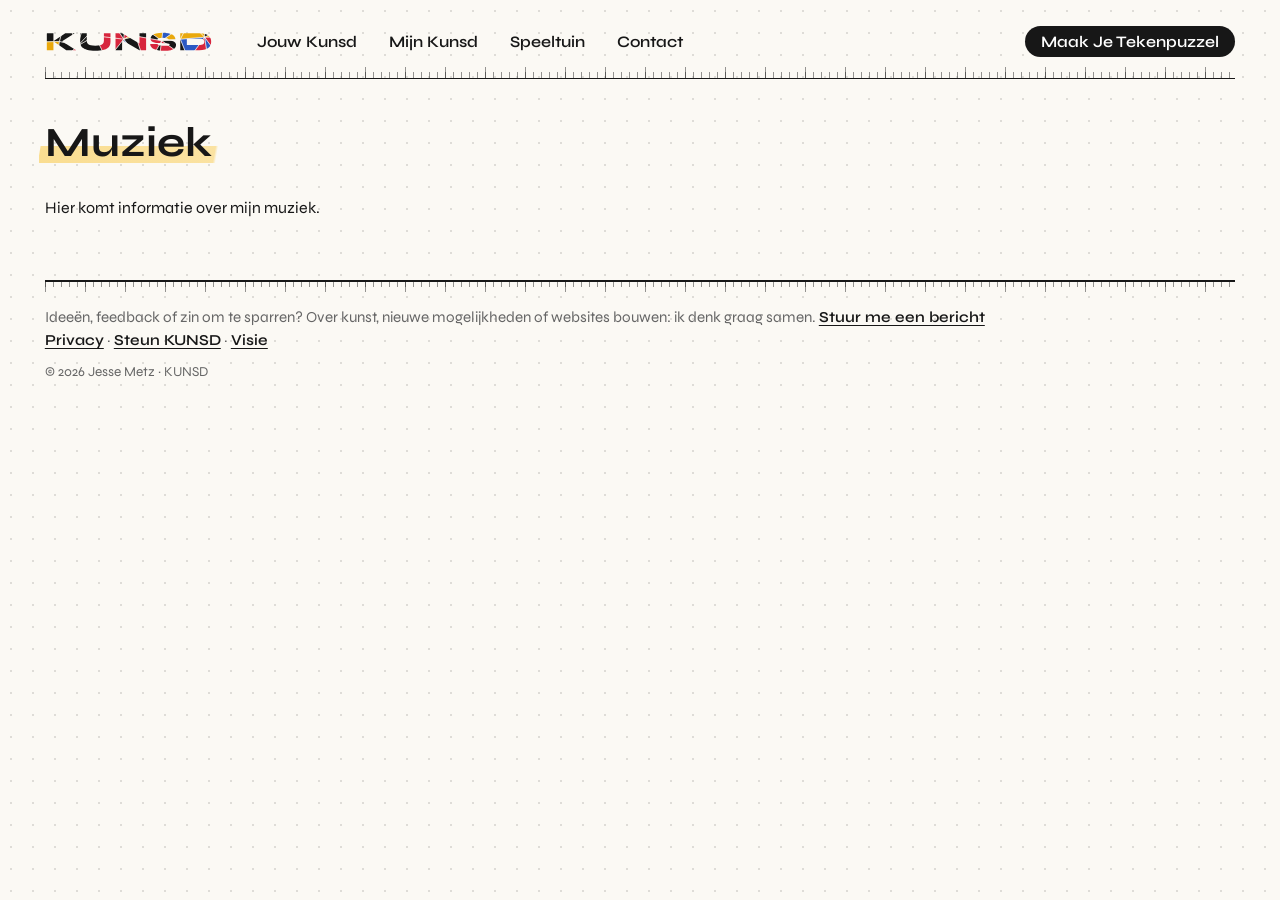
<file: muziek.html>
<!DOCTYPE html>
<html lang="nl">
<head>
    <meta charset="UTF-8">
    <meta name="viewport" content="width=device-width, initial-scale=1.0">

    <title>Muziek · KUNSD</title>

    <link rel="stylesheet" href="css/style.css">
    <link rel="preload" href="/css/fonts/syne-latin.woff2" as="font" type="font/woff2" crossorigin>

    <!-- Favicon (icoontje in het browsertabblad) -->
    <link rel="icon" href="/favicon.ico?v=2" sizes="any">
    <link rel="icon" type="image/svg+xml" href="/mijn_kunsd/delen/favicon/favicon.svg?v=2">
    <link rel="apple-touch-icon" href="/mijn_kunsd/delen/favicon/apple-touch-icon.png?v=2">

    <!-- Voor Google: deze pagina niet in de zoekresultaten tonen -->
    <meta name="robots" content="noindex">

    <!-- Deel-tags: titel, tekst en plaatje bij een gedeelde link (WhatsApp, Signal, LinkedIn, ...) -->
    <meta name="description" content="Muziek op de website van Jesse. Op KUNSD maak je ook van je eigen foto een tekenpuzzel om zelf na te tekenen.">
    <meta property="og:type" content="website">
    <meta property="og:site_name" content="KUNSD">
    <meta property="og:locale" content="nl_NL">
    <meta property="og:url" content="https://kunsd.nl/muziek">
    <meta property="og:title" content="Muziek - KUNSD">
    <meta property="og:description" content="Muziek op de website van Jesse. Op KUNSD maak je ook van je eigen foto een tekenpuzzel om zelf na te tekenen.">
    <meta property="og:image" content="https://kunsd.nl/mijn_kunsd/delen/deel_afbeelding_logo.jpg">
    <meta property="og:image:width" content="1200">
    <meta property="og:image:height" content="630">
    <meta property="og:image:alt" content="Het logo van KUNSD in zwart, rood, geel en blauw, met de tekst: Teken Je Eigen Foto">
    <meta name="twitter:card" content="summary_large_image">
</head>

<body>

    <header>
        <nav>
            <!-- Het logo: bij elk bezoek een nieuwe versie (js/logo.js); zonder JavaScript het vaste logo -->
            <a href="/" class="nav-logo" data-kunsd-logo data-track="menu-logo" aria-label="KUNSD, naar de homepagina"><img src="/mijn_kunsd/logo/kunsd-logo-kleur.svg" alt="" width="140" height="18"></a>
            <a href="/jouw_kunst">Jouw Kunsd</a>
            <a href="/mijn_kunst">Mijn Kunsd</a>
            <a href="/speeltuin">Speeltuin</a>
            <a href="/contact">Contact</a>
            <!-- Op brede schermen: altijd een knop naar het maken van je tekenpuzzel (op mobiel verborgen) -->
            <a href="/jouw_kunst#aan-de-slag" class="nav-cta" data-track="menu-maak-tekenpuzzel">Maak Je Tekenpuzzel</a>
        </nav>
    </header>
    <script src="/js/logo.js"></script>

    <main>
        <h1>Muziek</h1>

        <p>Hier komt informatie over mijn muziek.</p>
    </main>

    <footer class="site-footer">
        <p>
            Ideeën, feedback of zin om te sparren? Over kunst, nieuwe mogelijkheden of websites bouwen:
            ik denk graag samen.
            <a href="/contact" data-track="uitnodiging-contact">Stuur me een bericht</a>
        </p>
        <p class="footer-links"><a href="/privacy" data-track="footer-privacy">Privacy</a> &middot; <a href="https://ko-fi.com/kunsd" target="_blank" rel="noopener" data-track="doneren-footer">Steun KUNSD</a> &middot; <a href="/visie" data-track="footer-visie">Visie</a></p>
        <p class="footer-credit">&copy; 2026 Jesse Metz &middot; KUNSD</p>
    </footer>

    <script src="js/analytics.js"></script>
    <script data-goatcounter="https://jessekunsd.goatcounter.com/count" async src="https://gc.zgo.at/count.js"></script>

</body>
</html>
</file>
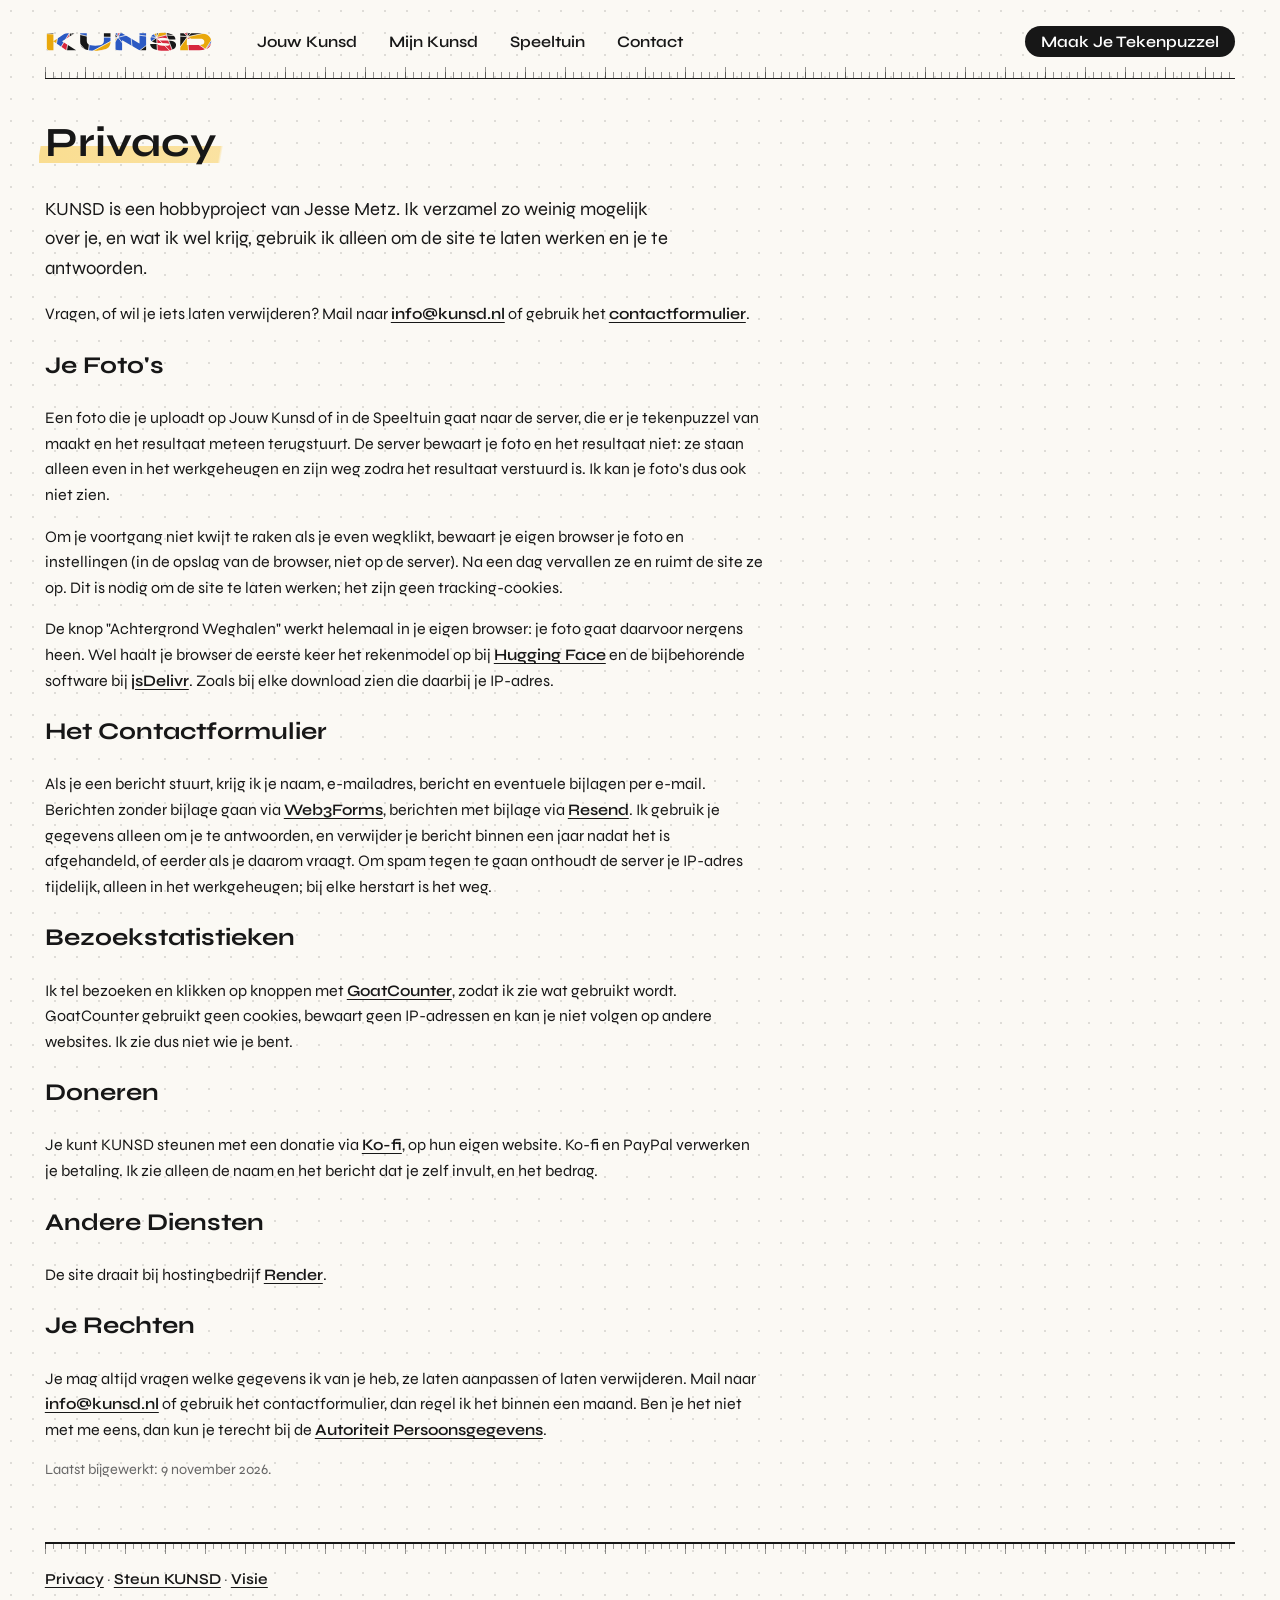
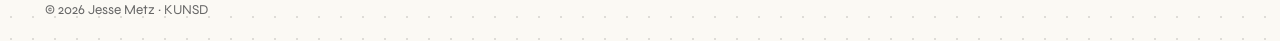
<file: privacy.html>
<!DOCTYPE html>
<html lang="nl">
<head>
    <meta charset="UTF-8">
    <meta name="viewport" content="width=device-width, initial-scale=1.0">

    <title>Privacy · KUNSD</title>

    <link rel="stylesheet" href="css/style.css">
    <link rel="preload" href="/css/fonts/syne-latin.woff2" as="font" type="font/woff2" crossorigin>

    <!-- Favicon (icoontje in het browsertabblad) -->
    <link rel="icon" href="/favicon.ico?v=2" sizes="any">
    <link rel="icon" type="image/svg+xml" href="/mijn_kunsd/delen/favicon/favicon.svg?v=2">
    <link rel="apple-touch-icon" href="/mijn_kunsd/delen/favicon/apple-touch-icon.png?v=2">

    <!-- Voor Google: het echte adres van deze pagina -->
    <link rel="canonical" href="https://kunsd.nl/privacy">

    <!-- Deel-tags: titel, tekst en plaatje bij een gedeelde link (WhatsApp, Signal, LinkedIn, ...) -->
    <meta name="description" content="Hoe KUNSD omgaat met je foto's, je contactberichten en bezoekstatistieken: wat er gebeurt, welke diensten meedoen, en hoe je iets laat verwijderen.">
    <meta property="og:type" content="website">
    <meta property="og:site_name" content="KUNSD">
    <meta property="og:locale" content="nl_NL">
    <meta property="og:url" content="https://kunsd.nl/privacy">
    <meta property="og:title" content="Privacy - KUNSD">
    <meta property="og:description" content="Hoe KUNSD omgaat met je foto's, je contactberichten en bezoekstatistieken: wat er gebeurt, welke diensten meedoen, en hoe je iets laat verwijderen.">
    <meta property="og:image" content="https://kunsd.nl/mijn_kunsd/delen/deel_afbeelding_logo.jpg">
    <meta property="og:image:width" content="1200">
    <meta property="og:image:height" content="630">
    <meta property="og:image:alt" content="Het logo van KUNSD in zwart, rood, geel en blauw, met de tekst: Teken Je Eigen Foto">
    <meta name="twitter:card" content="summary_large_image">
</head>

<body>

<header>
    <nav>
        <!-- Het logo: bij elk bezoek een nieuwe versie (js/logo.js); zonder JavaScript het vaste logo -->
        <a href="/" class="nav-logo" data-kunsd-logo data-track="menu-logo" aria-label="KUNSD, naar de homepagina"><img src="/mijn_kunsd/logo/kunsd-logo-kleur.svg" alt="" width="140" height="18"></a>
        <a href="/jouw_kunst">Jouw Kunsd</a>
        <a href="/mijn_kunst">Mijn Kunsd</a>
        <a href="/speeltuin">Speeltuin</a>
        <a href="/contact">Contact</a>
        <!-- Op brede schermen: altijd een knop naar het maken van je tekenpuzzel (op mobiel verborgen) -->
        <a href="/jouw_kunst#aan-de-slag" class="nav-cta" data-track="menu-maak-tekenpuzzel">Maak Je Tekenpuzzel</a>
    </nav>
</header>
<script src="/js/logo.js"></script>

<main class="privacy-page">

    <h1>Privacy</h1>

    <p class="hero-text">
        KUNSD is een hobbyproject van Jesse Metz. Ik verzamel zo weinig mogelijk over je, en wat ik
        wel krijg, gebruik ik alleen om de site te laten werken en je te antwoorden.
    </p>

    <p>
        Vragen, of wil je iets laten verwijderen? Mail naar
        <a href="mailto:info@kunsd.nl">info@kunsd.nl</a> of gebruik het
        <a href="/contact">contactformulier</a>.
    </p>

    <h2>Je Foto's</h2>
    <p>
        Een foto die je uploadt op Jouw Kunsd of in de Speeltuin gaat naar de server, die er je
        tekenpuzzel van maakt en het resultaat meteen terugstuurt. De server bewaart je foto en het
        resultaat niet: ze staan alleen even in het werkgeheugen en zijn weg zodra het resultaat
        verstuurd is. Ik kan je foto's dus ook niet zien.
    </p>
    <p>
        Om je voortgang niet kwijt te raken als je even wegklikt, bewaart je eigen browser je foto en
        instellingen (in de opslag van de browser, niet op de server). Na een dag vervallen ze
        en ruimt de site ze op. Dit is nodig om de site te laten werken; het zijn geen tracking-cookies.
    </p>
    <p>
        De knop "Achtergrond Weghalen" werkt helemaal in je eigen browser: je foto gaat daarvoor
        nergens heen. Wel haalt je browser de eerste keer het rekenmodel op bij
        <a href="https://huggingface.co/privacy" target="_blank" rel="noopener">Hugging Face</a> en de
        bijbehorende software bij <a href="https://www.jsdelivr.com/terms/privacy-policy-jsdelivr-net" target="_blank" rel="noopener">jsDelivr</a>.
        Zoals bij elke download zien die daarbij je IP-adres.
    </p>

    <h2>Het Contactformulier</h2>
    <p>
        Als je een bericht stuurt, krijg ik je naam, e-mailadres, bericht en eventuele bijlagen per
        e-mail. Berichten zonder bijlage gaan via <a href="https://web3forms.com/privacy" target="_blank" rel="noopener">Web3Forms</a>,
        berichten met bijlage via <a href="https://resend.com/legal/privacy-policy" target="_blank" rel="noopener">Resend</a>.
        Ik gebruik je gegevens alleen om je te antwoorden, en verwijder je bericht binnen een jaar
        nadat het is afgehandeld, of eerder als je daarom vraagt. Om spam tegen te gaan onthoudt de
        server je IP-adres tijdelijk, alleen in het werkgeheugen; bij elke herstart is het weg.
    </p>

    <h2>Bezoekstatistieken</h2>
    <p>
        Ik tel bezoeken en klikken op knoppen met <a href="https://www.goatcounter.com/help/privacy" target="_blank" rel="noopener">GoatCounter</a>,
        zodat ik zie wat gebruikt wordt. GoatCounter gebruikt geen cookies, bewaart geen IP-adressen
        en kan je niet volgen op andere websites. Ik zie dus niet wie je bent.
    </p>

    <h2>Doneren</h2>
    <p>
        Je kunt KUNSD steunen met een donatie via <a href="https://more.ko-fi.com/privacy" target="_blank" rel="noopener">Ko-fi</a>,
        op hun eigen website. Ko-fi en PayPal verwerken je betaling. Ik zie alleen de naam en het
        bericht dat je zelf invult, en het bedrag.
    </p>

    <h2>Andere Diensten</h2>
    <p>
        De site draait bij hostingbedrijf <a href="https://render.com/privacy" target="_blank" rel="noopener">Render</a>.
    </p>

    <h2>Je Rechten</h2>
    <p>
        Je mag altijd vragen welke gegevens ik van je heb, ze laten aanpassen of laten verwijderen.
        Mail naar <a href="mailto:info@kunsd.nl">info@kunsd.nl</a> of gebruik het contactformulier, dan regel ik het binnen een maand. Ben je het niet met me eens, dan kun je terecht bij de
        <a href="https://autoriteitpersoonsgegevens.nl" target="_blank" rel="noopener">Autoriteit Persoonsgegevens</a>.
    </p>

    <p class="privacy-date">Laatst bijgewerkt: 9 november 2026.</p>

</main>

<footer class="site-footer">
    <p class="footer-links"><a href="/privacy" aria-current="page" data-track="footer-privacy">Privacy</a> &middot; <a href="https://ko-fi.com/kunsd" target="_blank" rel="noopener" data-track="doneren-footer">Steun KUNSD</a> &middot; <a href="/visie" data-track="footer-visie">Visie</a></p>
    <p class="footer-credit">&copy; 2026 Jesse Metz &middot; KUNSD</p>
</footer>

<script src="js/analytics.js"></script>
<script data-goatcounter="https://jessekunsd.goatcounter.com/count" async src="https://gc.zgo.at/count.js"></script>

</body>
</html>
</file>
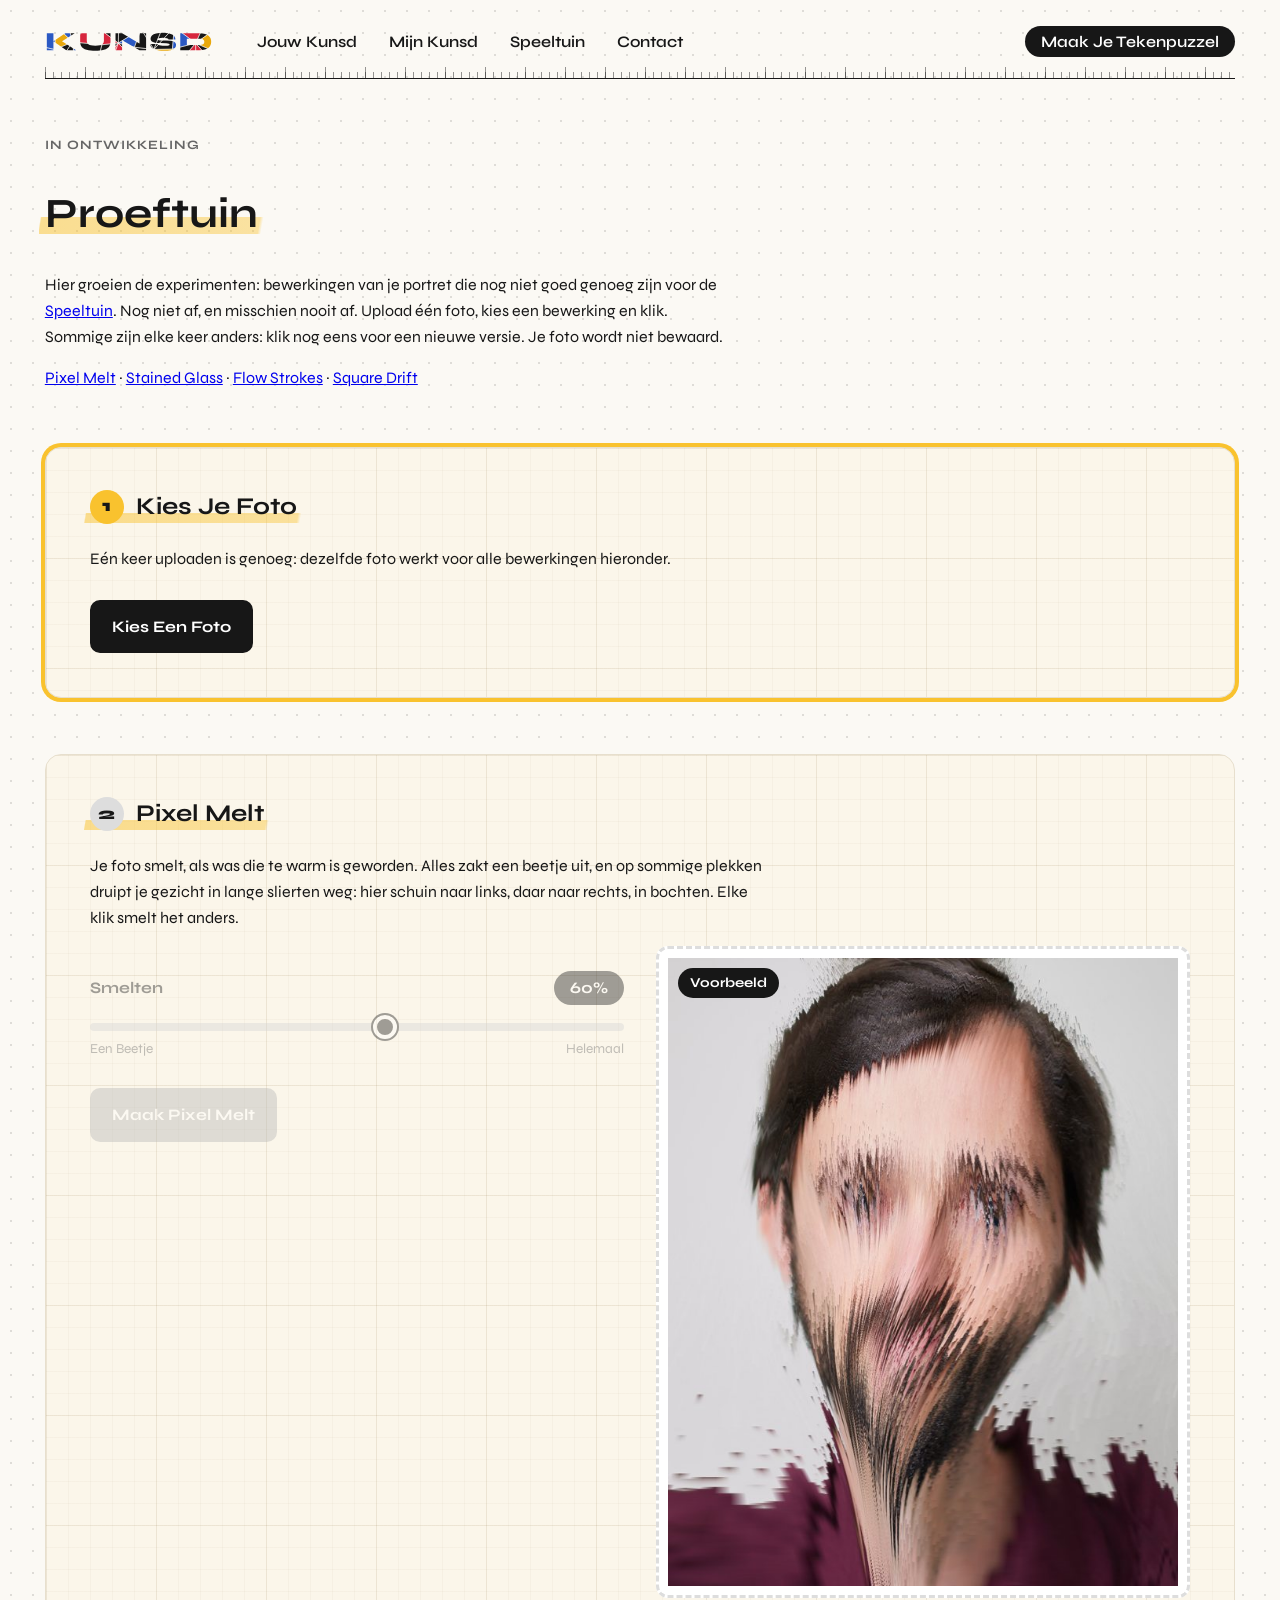
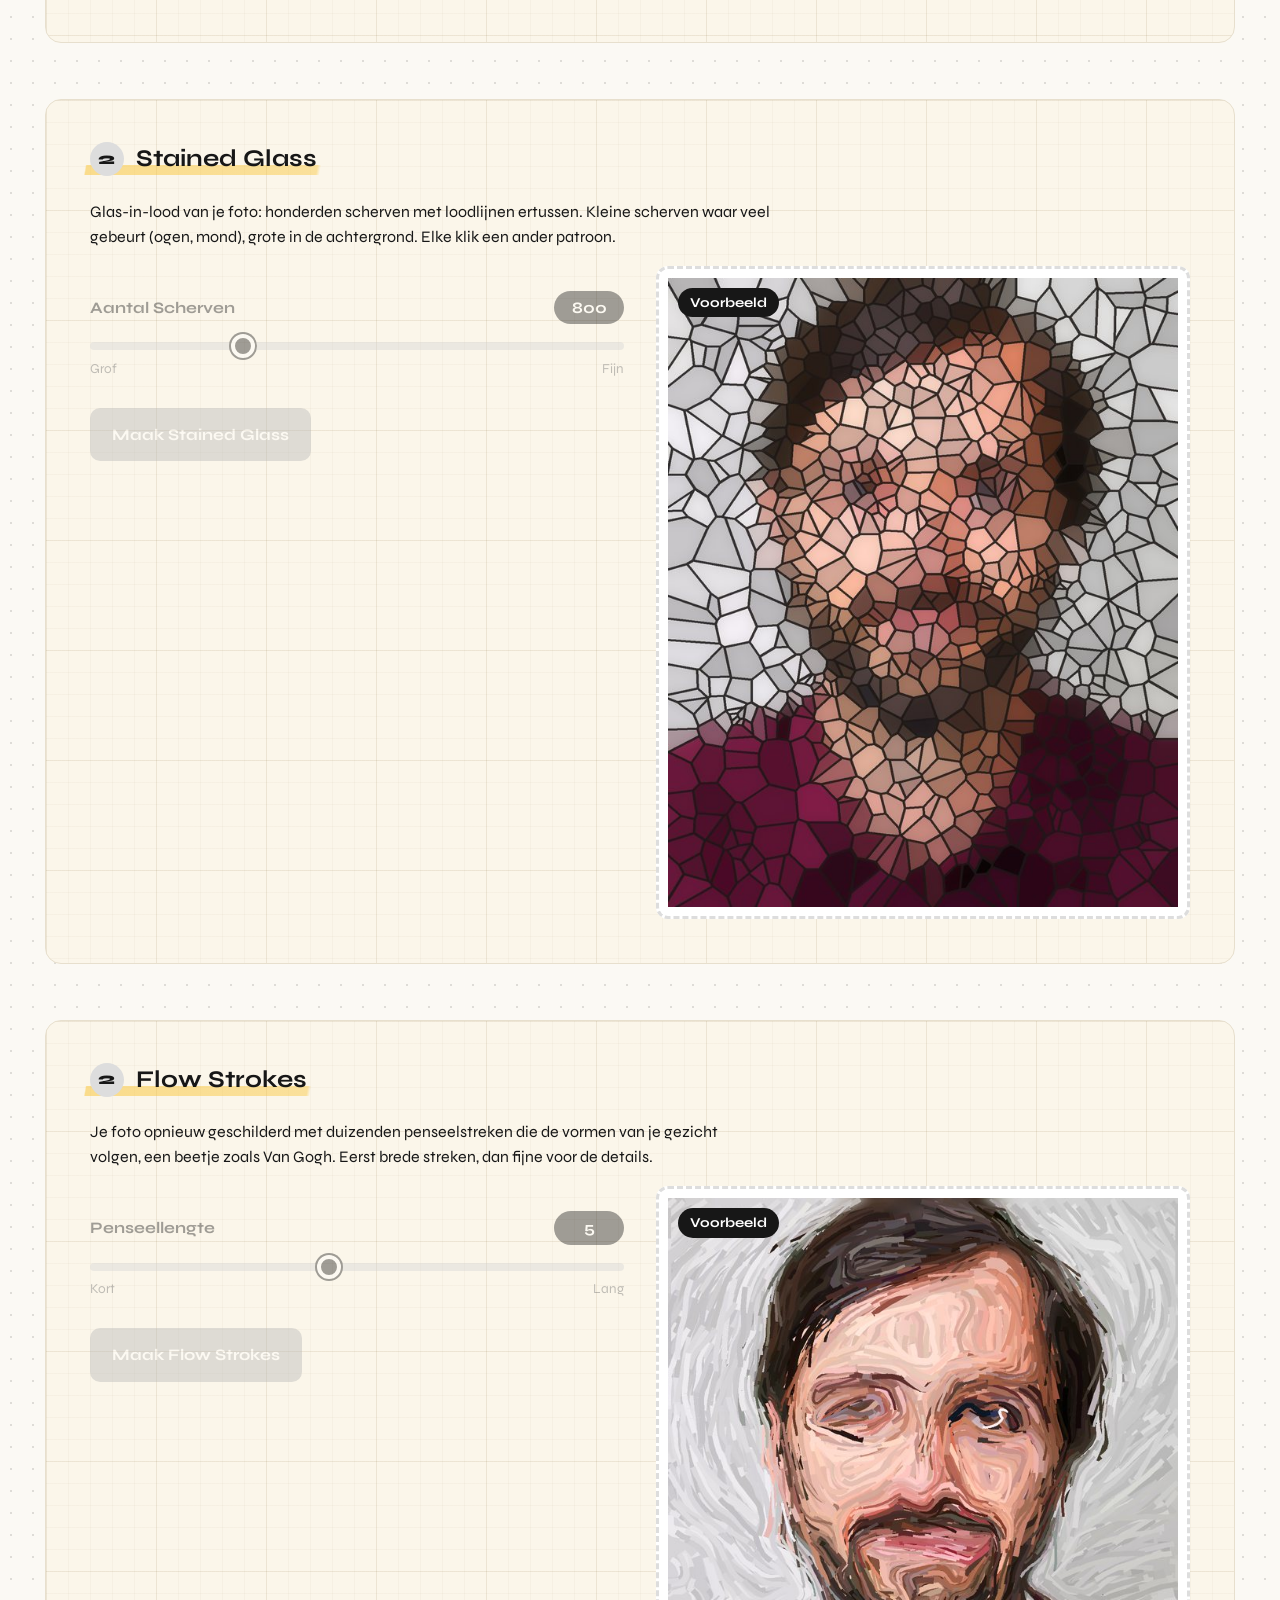
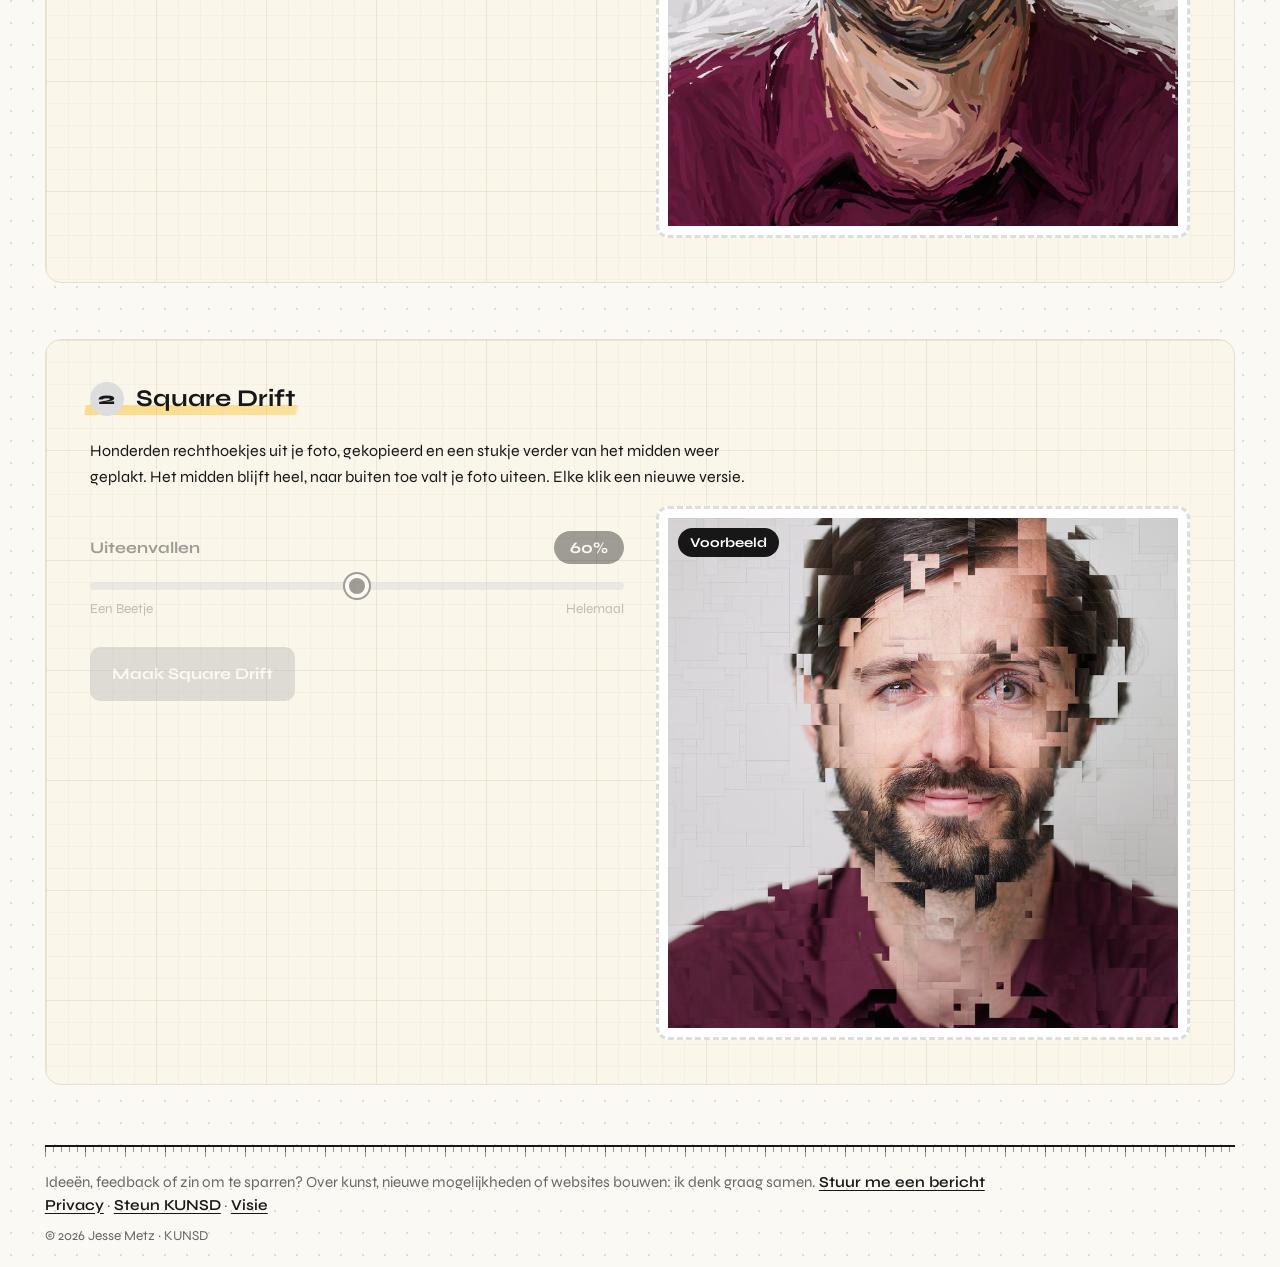
<file: proeftuin.html>
<!DOCTYPE html>
<html lang="nl">
<head>
    <meta charset="UTF-8">
    <meta name="viewport" content="width=device-width, initial-scale=1.0">

    <title>Proeftuin · KUNSD</title>

    <link rel="stylesheet" href="css/style.css">
    <link rel="preload" href="/css/fonts/syne-latin.woff2" as="font" type="font/woff2" crossorigin>

    <!-- Favicon (icoontje in het browsertabblad) -->
    <link rel="icon" href="/favicon.ico?v=2" sizes="any">
    <link rel="icon" type="image/svg+xml" href="/mijn_kunsd/delen/favicon/favicon.svg?v=2">
    <link rel="apple-touch-icon" href="/mijn_kunsd/delen/favicon/apple-touch-icon.png?v=2">

    <!-- Experimenten: alleen te bereiken via de link onderaan de Speeltuin. Niet in het menu, niet in de sitemap, en Google slaat hem over. -->
    <meta name="robots" content="noindex">
</head>

<body>

    <header>
        <nav>
            <!-- Het logo: bij elk bezoek een nieuwe versie (js/logo.js); zonder JavaScript het vaste logo -->
            <a href="/" class="nav-logo" data-kunsd-logo data-track="menu-logo" aria-label="KUNSD, naar de homepagina"><img src="/mijn_kunsd/logo/kunsd-logo-kleur.svg" alt="" width="140" height="18"></a>
            <a href="/jouw_kunst">Jouw Kunsd</a>
            <a href="/mijn_kunst">Mijn Kunsd</a>
            <a href="/speeltuin">Speeltuin</a>
            <a href="/contact">Contact</a>
            <!-- Op brede schermen: altijd een knop naar het maken van je tekenpuzzel (op mobiel verborgen) -->
            <a href="/jouw_kunst#aan-de-slag" class="nav-cta" data-track="menu-maak-tekenpuzzel">Maak Je Tekenpuzzel</a>
        </nav>
    </header>
    <script src="/js/logo.js"></script>

    <main>

        <!-- De Proeftuin: bewerkingen in ontwikkeling (link onderaan de Speeltuin) om nieuwe ideeën uit te
             proberen. Wat goed bevalt, gaat naar de echte Speeltuin. Zelfde opbouw en zelfde js/speeltuin.js. -->
        <section class="home-section">
            <p class="eyebrow">In Ontwikkeling</p>
            <h1>Proeftuin</h1>

            <p class="section-intro">
                Hier groeien de experimenten: bewerkingen van je portret die nog niet goed genoeg zijn voor de
                <a href="/speeltuin">Speeltuin</a>. Nog niet af, en
                misschien nooit af. Upload één foto, kies een bewerking en klik. Sommige zijn elke keer
                anders: klik nog eens voor een nieuwe versie. Je foto wordt niet bewaard.
            </p>

            <p class="section-intro">
                <a href="#pixel-melt">Pixel&nbsp;Melt</a> &middot;
                <a href="#stained-glass">Stained&nbsp;Glass</a> &middot;
                <a href="#flow-strokes">Flow&nbsp;Strokes</a> &middot;
                <a href="#square-drift">Square&nbsp;Drift</a>
            </p>
        </section>

        <section class="home-section workspace playground-upload-box needs-photo">
            <h2 class="step-title" data-step="1">Kies Je Foto</h2>

            <p class="section-intro">
                Eén keer uploaden is genoeg: dezelfde foto werkt voor alle bewerkingen hieronder.
            </p>

            <div class="button-row image-actions">
                <label for="playground-upload" class="upload-label" data-track="proeftuin-kies-foto">Kies Een Foto</label>
                <input type="file" id="playground-upload" accept="image/*">

                <button type="button" id="playground-crop-button" class="secondary-button hidden">
                    Bijsnijden
                </button>

                <button type="button" id="playground-crop-reset-button" class="secondary-button hidden">
                    Hele Foto
                </button>
            </div>

            <div id="playground-photo" class="photo-frame playground-photo hidden">
                <img alt="Je gekozen foto">
            </div>

            <!-- De bijsnijder -->
            <div id="crop-container" class="playground-crop hidden">
                <div id="crop-stage" class="crop-stage">
                    <img id="crop-image" alt="Foto om bij te snijden" draggable="false">

                    <div id="crop-box" class="crop-box">
                        <span class="crop-edge crop-edge-n" data-handle="n"></span>
                        <span class="crop-edge crop-edge-e" data-handle="e"></span>
                        <span class="crop-edge crop-edge-s" data-handle="s"></span>
                        <span class="crop-edge crop-edge-w" data-handle="w"></span>
                        <span class="crop-handle" data-handle="nw"></span>
                        <span class="crop-handle" data-handle="ne"></span>
                        <span class="crop-handle" data-handle="sw"></span>
                        <span class="crop-handle" data-handle="se"></span>
                    </div>
                </div>

                <p id="crop-hint" class="crop-hint"></p>

                <div class="button-row image-actions">
                    <button type="button" id="crop-cancel-button" class="secondary-button">Annuleren</button>
                    <button type="button" id="crop-ok-button" class="create-button">OK</button>
                </div>
            </div>
        </section>

        <!-- De experimenten: zelfde opbouw als op de Speeltuin (zie speeltuin.html). Alle adressen gaan
             naar /api/proeftuin/<naam> in app.py; de algoritmes staan in src/proeftuin/. -->
        <section class="home-section workspace playground locked" id="pixel-melt"
                 data-endpoint="/api/proeftuin/pixel-melt"
                 data-param="melt"
                 data-name="Pixel Melt"
                 data-file="kunsd-pixel-melt.jpg">
            <h2 class="step-title" data-step="2">Pixel Melt</h2>

            <p class="section-intro">
                Je foto smelt, als was die te warm is geworden. Alles zakt een beetje uit, en op sommige plekken druipt je gezicht in lange slierten weg: hier schuin naar links, daar naar rechts, in bochten. Elke klik smelt het anders.
            </p>

            <div class="playground-grid">
                <div class="playground-controls">
                    <div class="slider-header">
                        <label for="pixel-melt-slider">Smelten</label>
                        <output for="pixel-melt-slider">60%</output>
                    </div>

                    <input type="range" id="pixel-melt-slider" class="art-slider"
                           min="10" max="100" step="10" value="60" data-unit="%" disabled>

                    <div class="slider-scale">
                        <span>Een Beetje</span>
                        <span>Helemaal</span>
                    </div>

                    <div class="button-row">
                        <button type="button" class="create-button" data-track="proeftuin-maak-pixel-melt" disabled>
                            Maak Pixel Melt
                        </button>

                        <a class="secondary-button link-button playground-download hidden" data-track="proeftuin-download-pixel-melt">
                            Download Afbeelding
                        </a>
                    </div>

                    <p class="status-message hidden"></p>
                </div>

                <figure class="playground-result">
                    <img
                        class="playground-output"
                        src="mijn_kunsd/proeftuin/pixel-melt.jpg"
                        alt="Voorbeeld van Pixel Melt: portret dat in schuine, gebogen slierten naar beneden druipt"
                        width="650"
                        height="800"
                        loading="lazy">

                    <span class="example-tag" aria-hidden="true">Voorbeeld</span>

                    <div class="photo-frame playground-input hidden">
                        <img alt="Jouw foto">
                    </div>
                </figure>
            </div>
        </section>

        <section class="home-section workspace playground locked" id="stained-glass"
                 data-endpoint="/api/proeftuin/stained-glass"
                 data-param="shards"
                 data-name="Stained Glass"
                 data-file="kunsd-stained-glass.jpg">
            <h2 class="step-title" data-step="2">Stained Glass</h2>

            <p class="section-intro">
                Glas-in-lood van je foto: honderden scherven met loodlijnen ertussen. Kleine scherven waar veel gebeurt (ogen, mond), grote in de achtergrond. Elke klik een ander patroon.
            </p>

            <div class="playground-grid">
                <div class="playground-controls">
                    <div class="slider-header">
                        <label for="stained-glass-slider">Aantal Scherven</label>
                        <output for="stained-glass-slider">800</output>
                    </div>

                    <input type="range" id="stained-glass-slider" class="art-slider"
                           min="150" max="2500" step="50" value="800" data-unit="" disabled>

                    <div class="slider-scale">
                        <span>Grof</span>
                        <span>Fijn</span>
                    </div>

                    <div class="button-row">
                        <button type="button" class="create-button" data-track="proeftuin-maak-stained-glass" disabled>
                            Maak Stained Glass
                        </button>

                        <a class="secondary-button link-button playground-download hidden" data-track="proeftuin-download-stained-glass">
                            Download Afbeelding
                        </a>
                    </div>

                    <p class="status-message hidden"></p>
                </div>

                <figure class="playground-result">
                    <img
                        class="playground-output"
                        src="mijn_kunsd/proeftuin/stained-glass.jpg"
                        alt="Voorbeeld van Stained Glass: portret als glas-in-lood met gekleurde scherven"
                        width="649"
                        height="800"
                        loading="lazy">

                    <span class="example-tag" aria-hidden="true">Voorbeeld</span>

                    <div class="photo-frame playground-input hidden">
                        <img alt="Jouw foto">
                    </div>
                </figure>
            </div>
        </section>

        <section class="home-section workspace playground locked" id="flow-strokes"
                 data-endpoint="/api/proeftuin/flow-strokes"
                 data-param="length"
                 data-name="Flow Strokes"
                 data-file="kunsd-flow-strokes.jpg">
            <h2 class="step-title" data-step="2">Flow Strokes</h2>

            <p class="section-intro">
                Je foto opnieuw geschilderd met duizenden penseelstreken die de vormen van je gezicht volgen, een beetje zoals Van Gogh. Eerst brede streken, dan fijne voor de details.
            </p>

            <div class="playground-grid">
                <div class="playground-controls">
                    <div class="slider-header">
                        <label for="flow-strokes-slider">Penseellengte</label>
                        <output for="flow-strokes-slider">5</output>
                    </div>

                    <input type="range" id="flow-strokes-slider" class="art-slider"
                           min="1" max="10" step="1" value="5" data-unit="" disabled>

                    <div class="slider-scale">
                        <span>Kort</span>
                        <span>Lang</span>
                    </div>

                    <div class="button-row">
                        <button type="button" class="create-button" data-track="proeftuin-maak-flow-strokes" disabled>
                            Maak Flow Strokes
                        </button>

                        <a class="secondary-button link-button playground-download hidden" data-track="proeftuin-download-flow-strokes">
                            Download Afbeelding
                        </a>
                    </div>

                    <p class="status-message hidden"></p>
                </div>

                <figure class="playground-result">
                    <img
                        class="playground-output"
                        src="mijn_kunsd/proeftuin/flow-strokes.jpg"
                        alt="Voorbeeld van Flow Strokes: geschilderd portret met zichtbare, krullende penseelstreken"
                        width="650"
                        height="800"
                        loading="lazy">

                    <span class="example-tag" aria-hidden="true">Voorbeeld</span>

                    <div class="photo-frame playground-input hidden">
                        <img alt="Jouw foto">
                    </div>
                </figure>
            </div>
        </section>

        <section class="home-section workspace playground locked" id="square-drift"
                 data-endpoint="/api/proeftuin/square-drift"
                 data-param="strength"
                 data-name="Square Drift"
                 data-file="kunsd-square-drift.jpg">
            <h2 class="step-title" data-step="2">Square Drift</h2>

            <p class="section-intro">
                Honderden rechthoekjes uit je foto, gekopieerd en een stukje verder van het midden weer geplakt. Het midden blijft heel, naar buiten toe valt je foto uiteen. Elke klik een nieuwe versie.
            </p>

            <div class="playground-grid">
                <div class="playground-controls">
                    <div class="slider-header">
                        <label for="square-drift-slider">Uiteenvallen</label>
                        <output for="square-drift-slider">60%</output>
                    </div>

                    <input type="range" id="square-drift-slider" class="art-slider"
                           min="20" max="100" step="10" value="60" data-unit="%" disabled>

                    <div class="slider-scale">
                        <span>Een Beetje</span>
                        <span>Helemaal</span>
                    </div>

                    <div class="button-row">
                        <button type="button" class="create-button" data-track="proeftuin-maak-square-drift" disabled>
                            Maak Square Drift
                        </button>

                        <a class="secondary-button link-button playground-download hidden" data-track="proeftuin-download-square-drift">
                            Download Afbeelding
                        </a>
                    </div>

                    <p class="status-message hidden"></p>
                </div>

                <figure class="playground-result">
                    <img
                        class="playground-output"
                        src="mijn_kunsd/proeftuin/square-drift.jpg"
                        alt="Voorbeeld van Square Drift: portret waarvan rechthoekjes naar buiten zijn verschoven"
                        width="800"
                        height="800"
                        loading="lazy">

                    <span class="example-tag" aria-hidden="true">Voorbeeld</span>

                    <div class="photo-frame playground-input hidden">
                        <img alt="Jouw foto">
                    </div>
                </figure>
            </div>
        </section>

    </main>

    <footer class="site-footer">
        <p>
            Ideeën, feedback of zin om te sparren? Over kunst, nieuwe mogelijkheden of websites bouwen:
            ik denk graag samen.
            <a href="/contact" data-track="uitnodiging-contact">Stuur me een bericht</a>
        </p>
        <p class="footer-links"><a href="/privacy" data-track="footer-privacy">Privacy</a> &middot; <a href="https://ko-fi.com/kunsd" target="_blank" rel="noopener" data-track="doneren-footer">Steun KUNSD</a> &middot; <a href="/visie" data-track="footer-visie">Visie</a></p>
        <p class="footer-credit">&copy; 2026 Jesse Metz &middot; KUNSD</p>
    </footer>

    <script src="js/speeltuin.js"></script>
    <script src="js/analytics.js"></script>
    <script data-goatcounter="https://jessekunsd.goatcounter.com/count" async src="https://gc.zgo.at/count.js"></script>

</body>
</html>
</file>
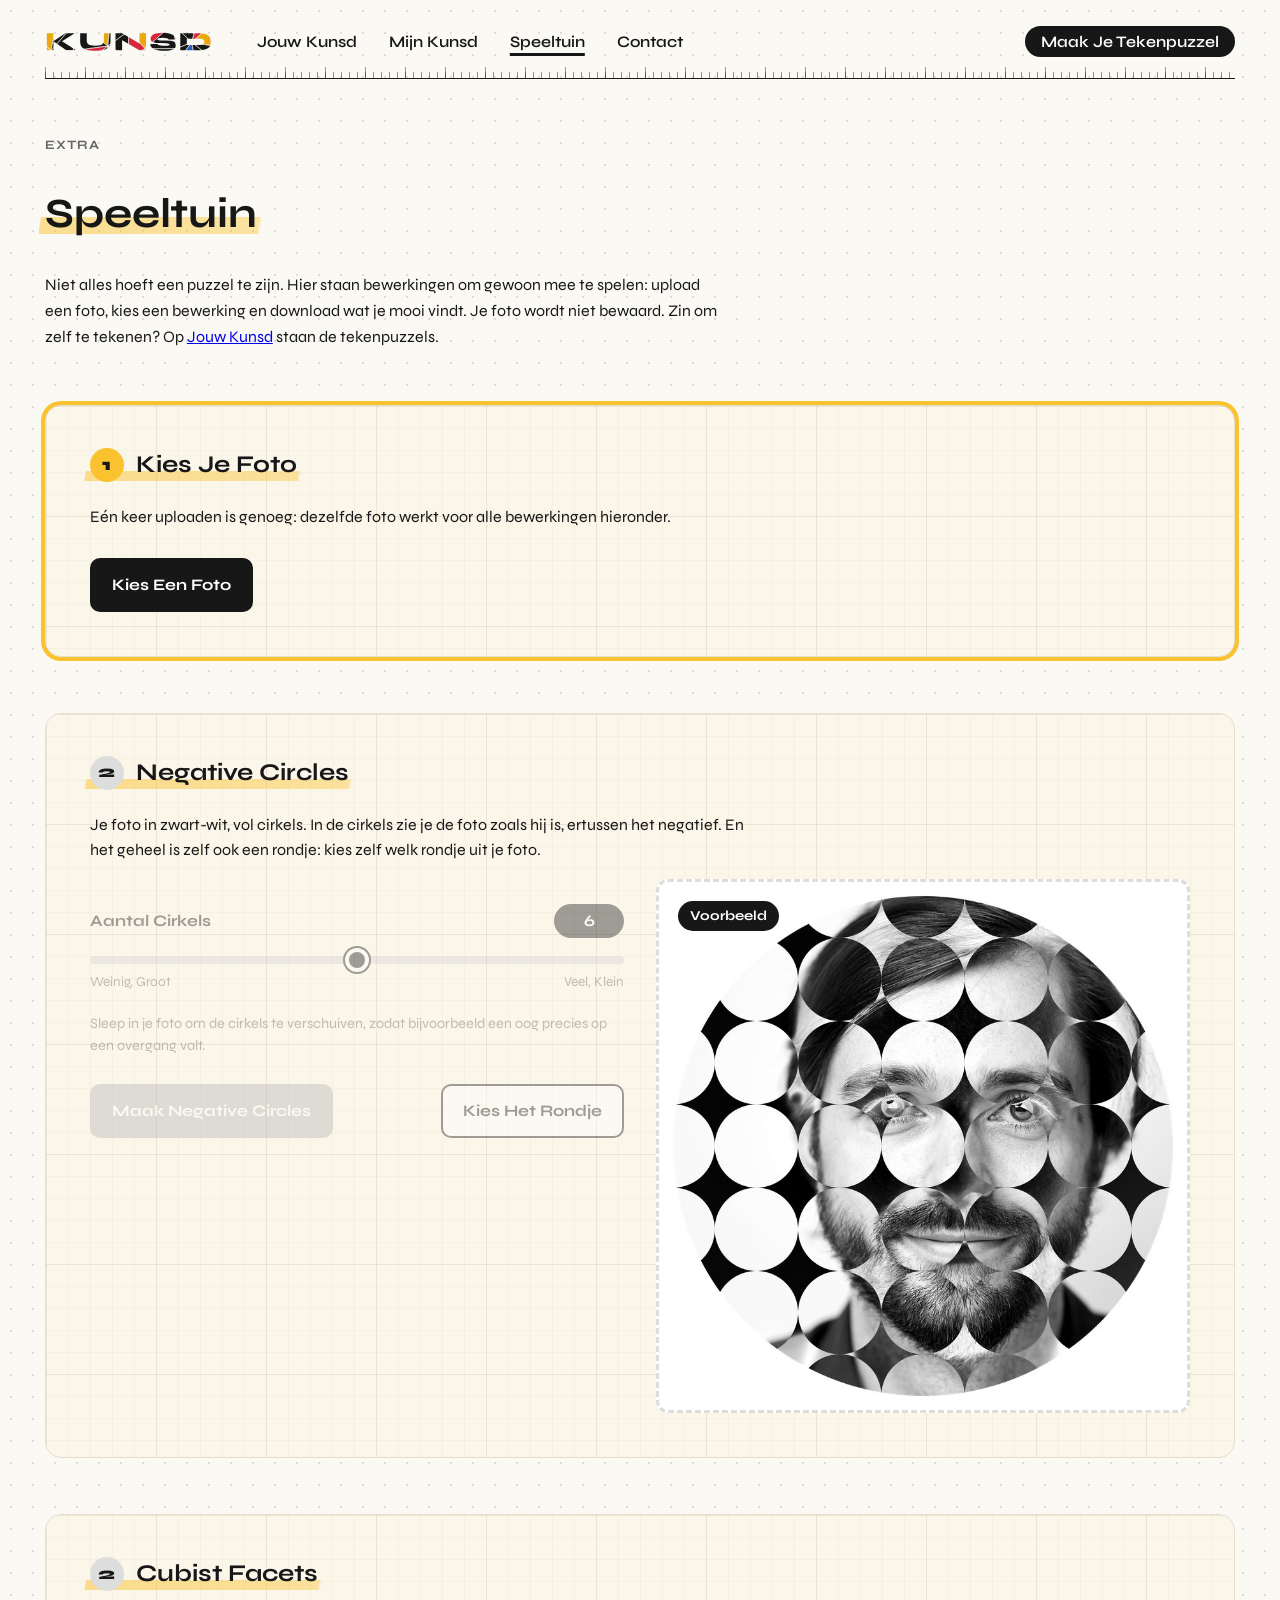
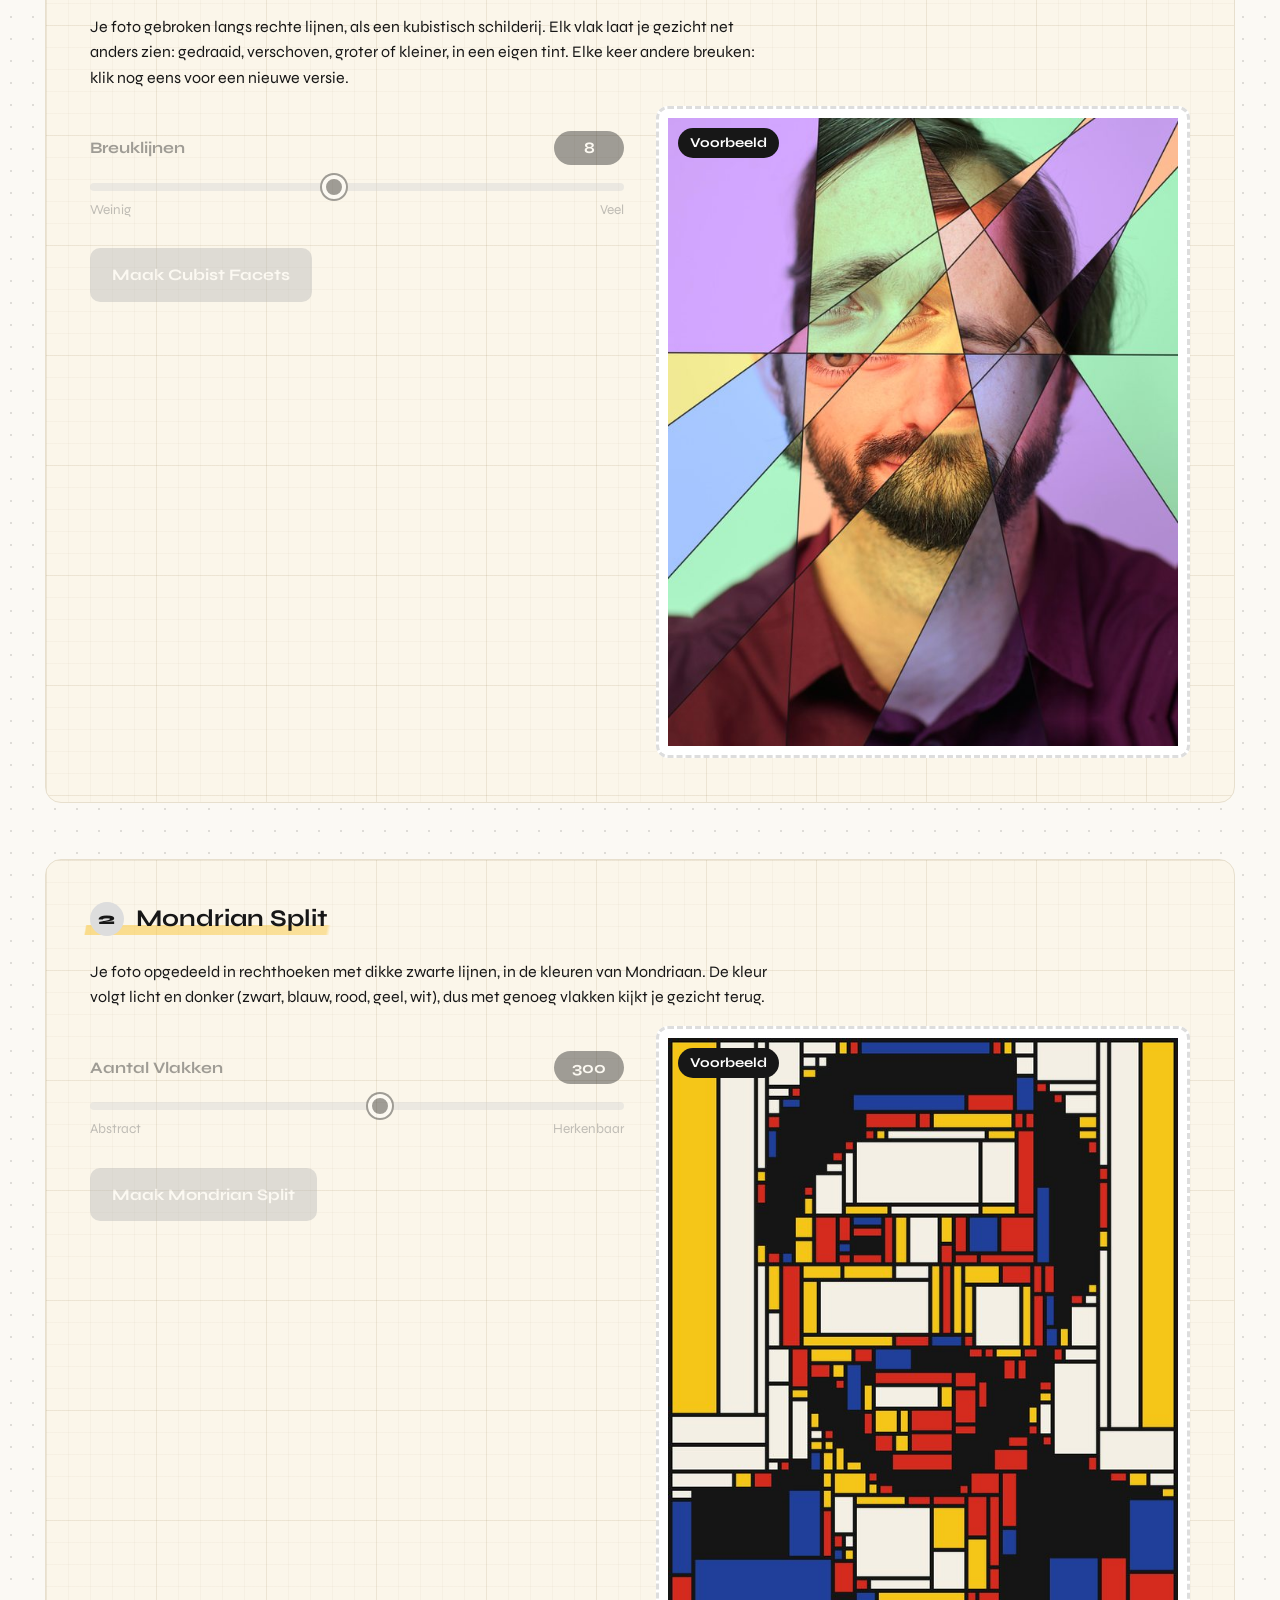
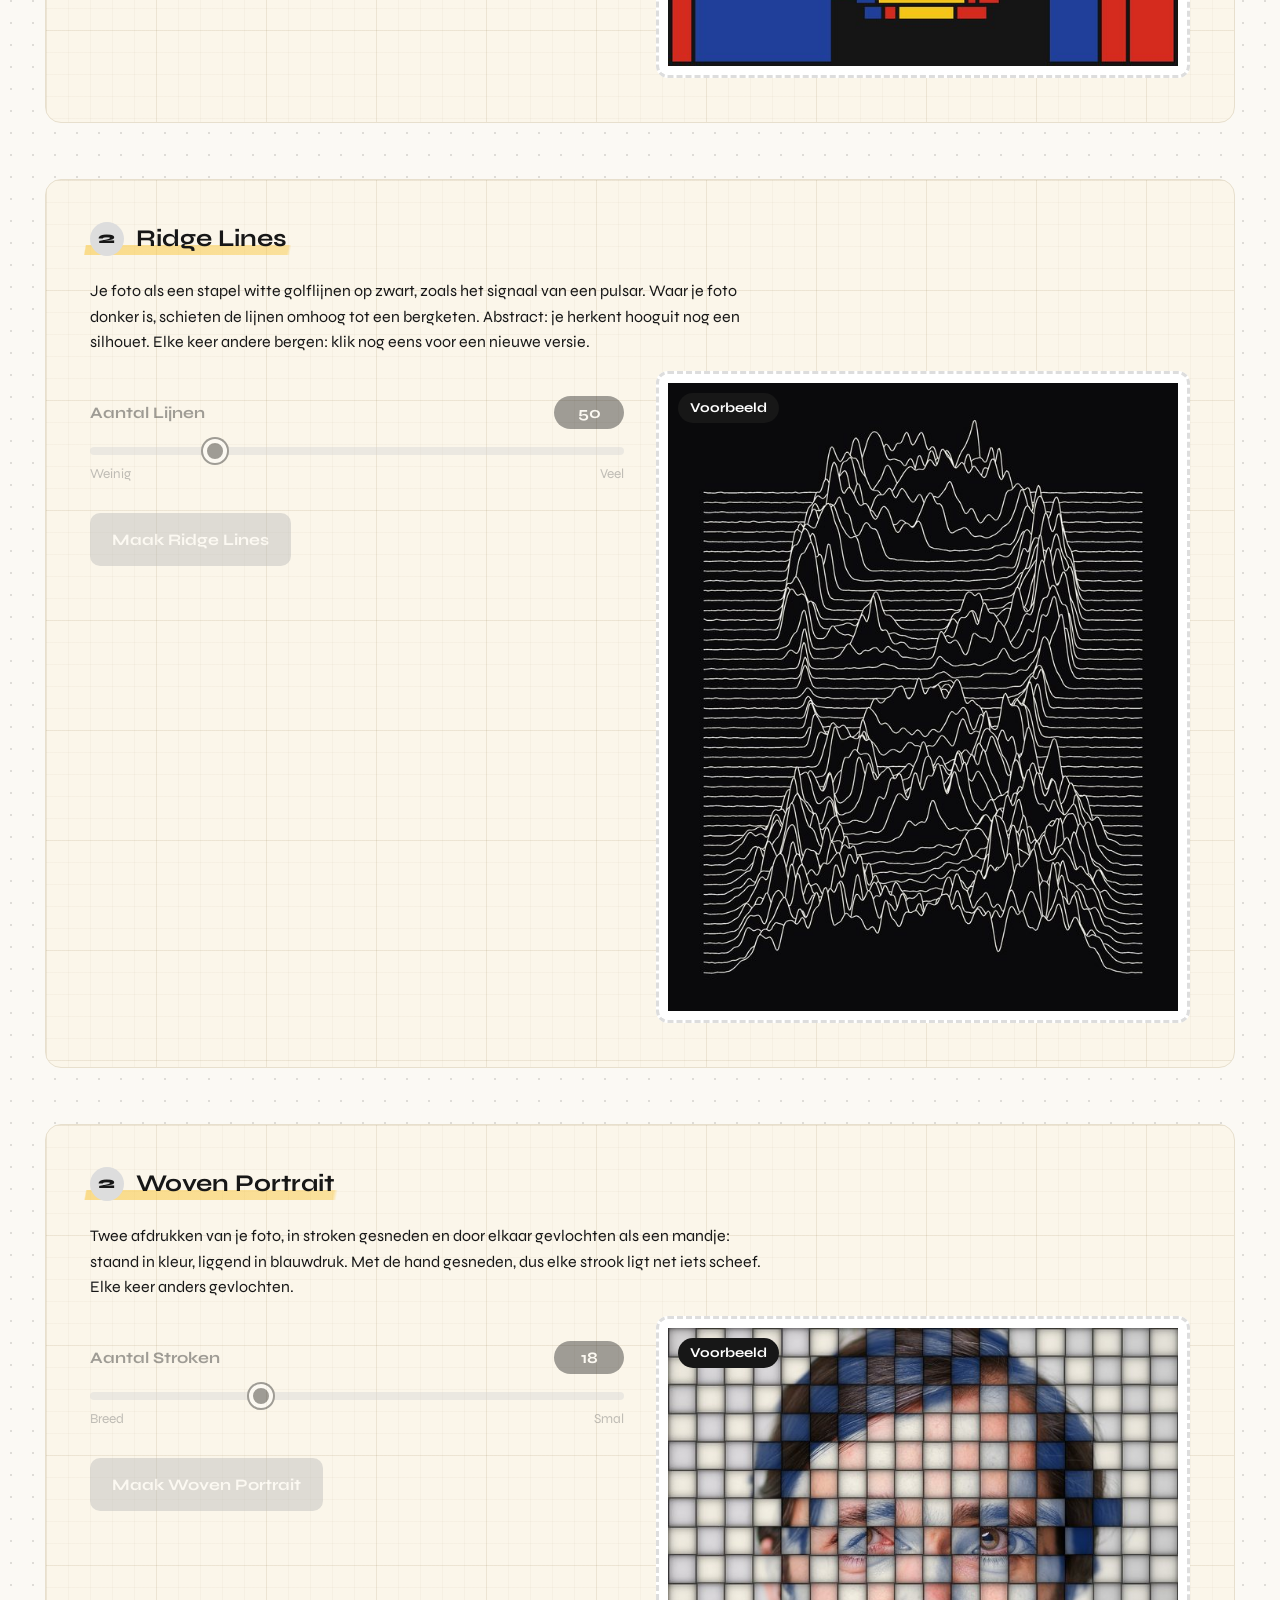
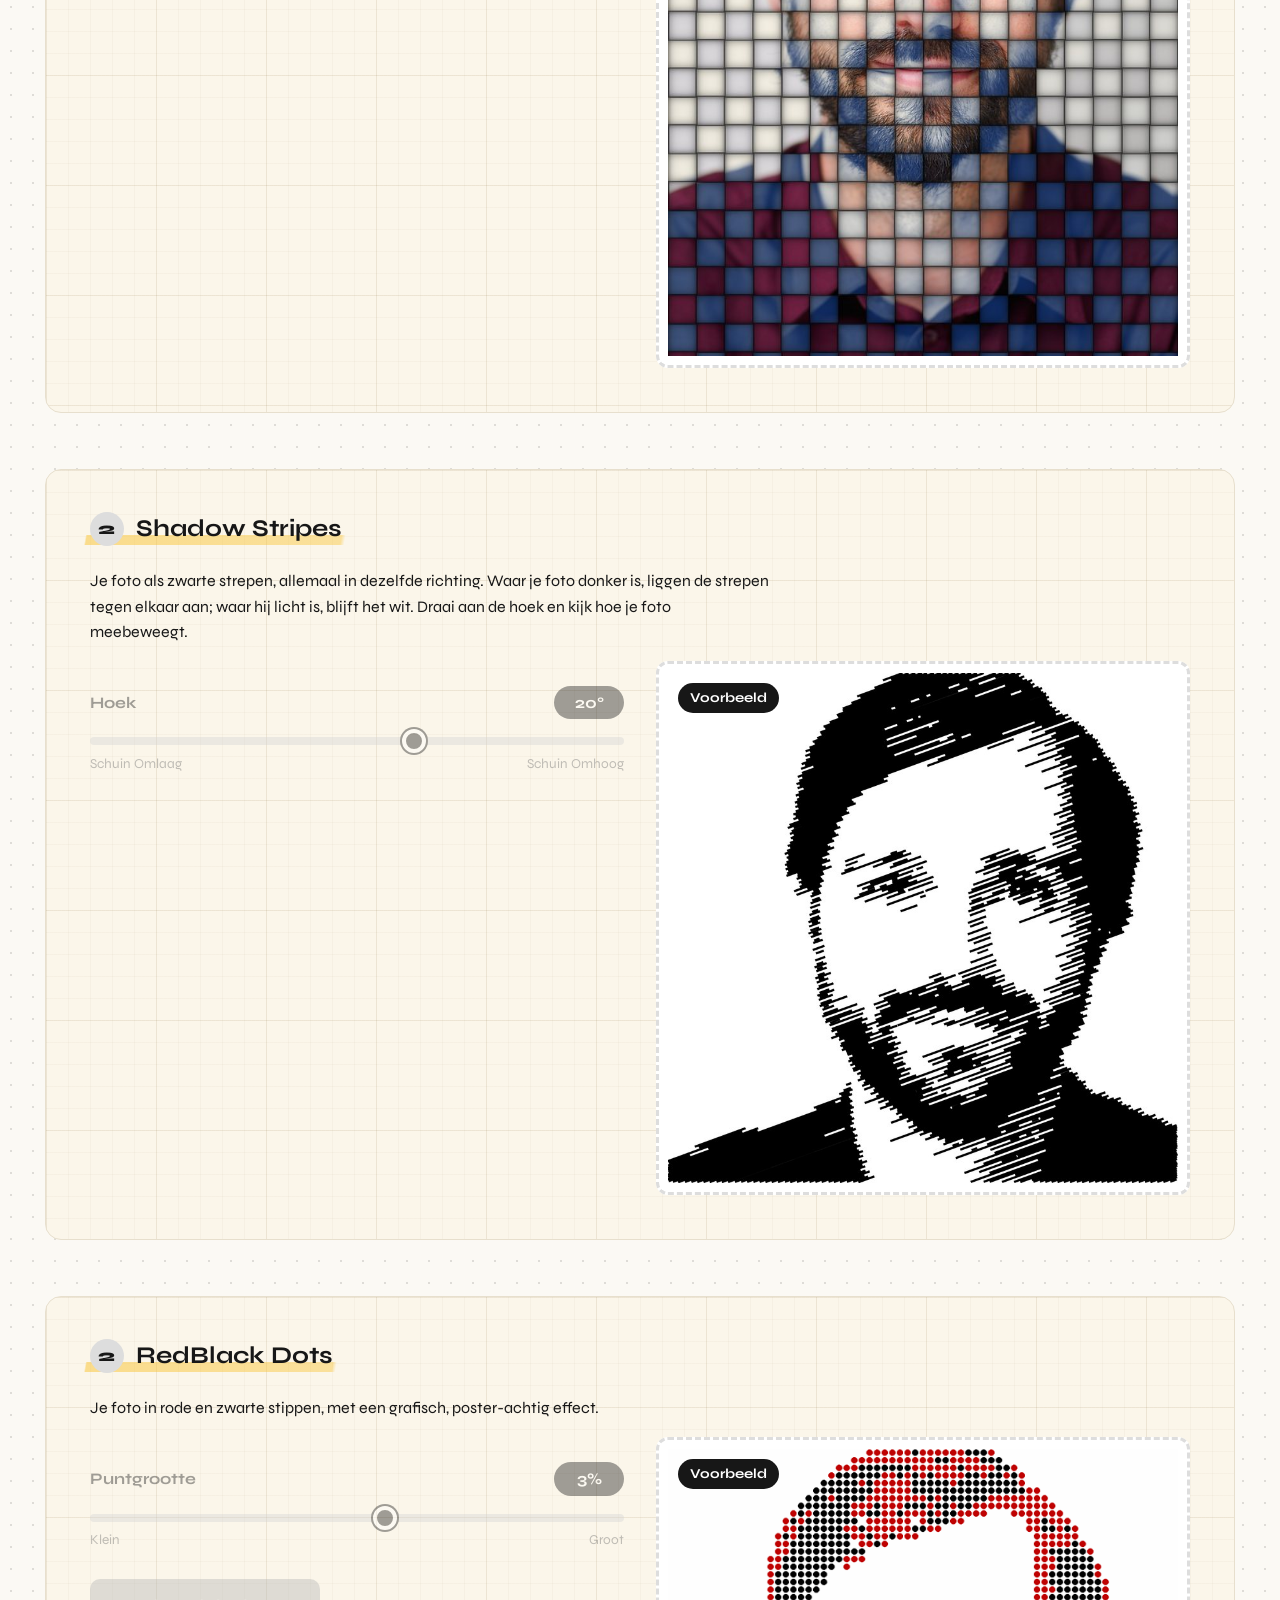
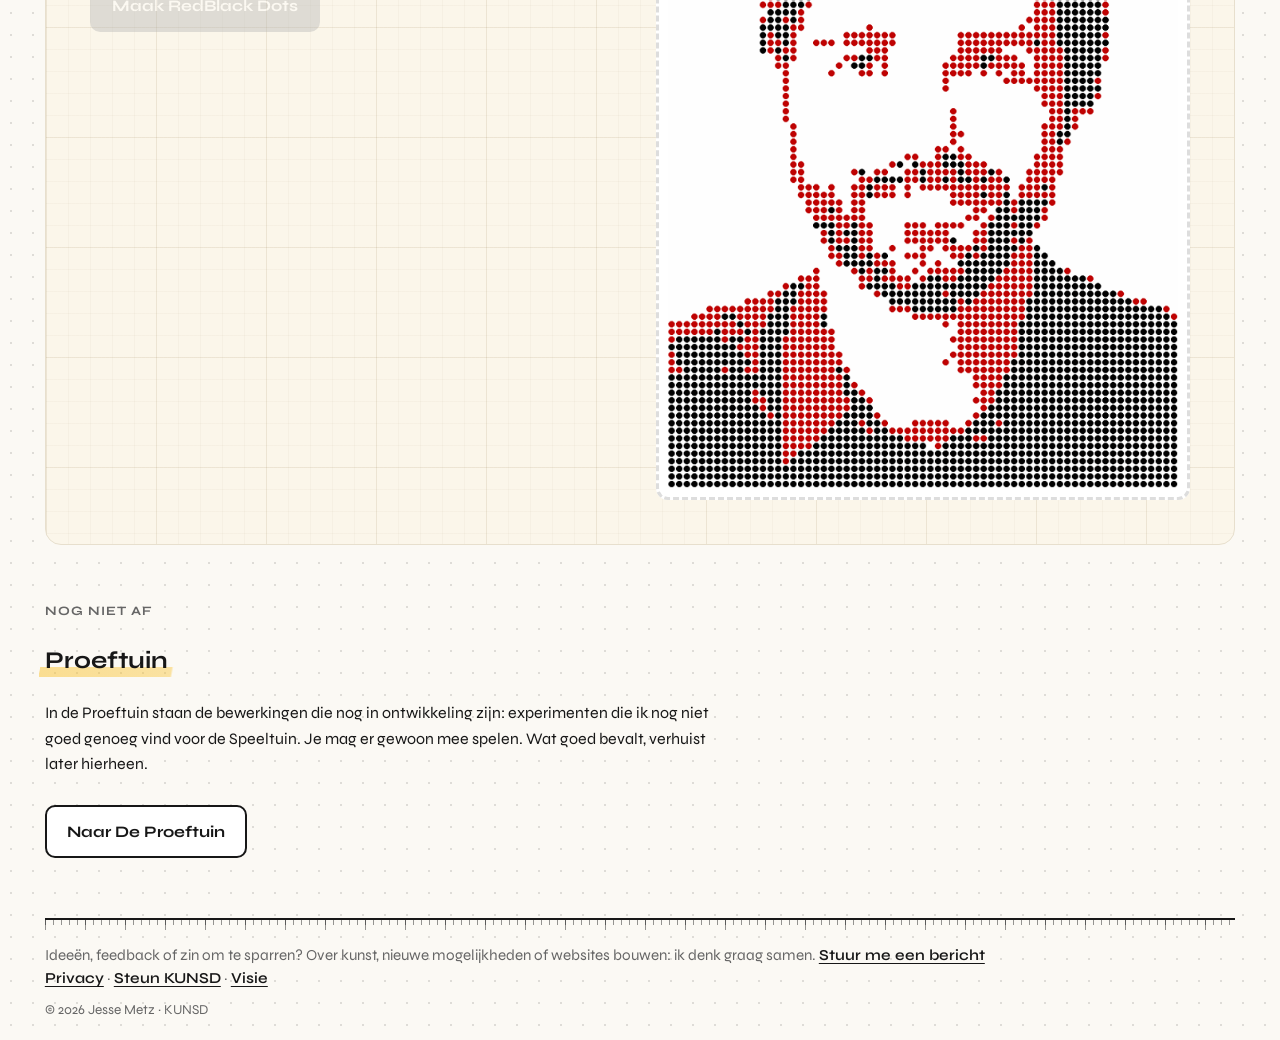
<file: speeltuin.html>
<!DOCTYPE html>
<html lang="nl">
<head>
    <meta charset="UTF-8">
    <meta name="viewport" content="width=device-width, initial-scale=1.0">

    <title>Speeltuin · KUNSD</title>

    <link rel="stylesheet" href="css/style.css">
    <link rel="preload" href="/css/fonts/syne-latin.woff2" as="font" type="font/woff2" crossorigin>

    <!-- Favicon (icoontje in het browsertabblad) -->
    <link rel="icon" href="/favicon.ico?v=2" sizes="any">
    <link rel="icon" type="image/svg+xml" href="/mijn_kunsd/delen/favicon/favicon.svg?v=2">
    <link rel="apple-touch-icon" href="/mijn_kunsd/delen/favicon/apple-touch-icon.png?v=2">

    <!-- Voor Google: het echte adres van deze pagina -->
    <link rel="canonical" href="https://kunsd.nl/speeltuin">

    <!-- Deel-tags: titel, tekst en plaatje bij een gedeelde link (WhatsApp, Signal, LinkedIn, ...) -->
    <meta name="description" content="Speel met je foto: bewerkingen om alleen te bekijken, te downloaden of op te hangen. Op KUNSD maak je ook van je eigen foto een tekenpuzzel om zelf na te tekenen.">
    <meta property="og:type" content="website">
    <meta property="og:site_name" content="KUNSD">
    <meta property="og:locale" content="nl_NL">
    <meta property="og:url" content="https://kunsd.nl/speeltuin">
    <meta property="og:title" content="Speeltuin - KUNSD">
    <meta property="og:description" content="Speel met je foto: bewerkingen om alleen te bekijken, te downloaden of op te hangen. Op KUNSD maak je ook van je eigen foto een tekenpuzzel om zelf na te tekenen.">
    <meta property="og:image" content="https://kunsd.nl/mijn_kunsd/delen/deel_afbeelding_logo.jpg">
    <meta property="og:image:width" content="1200">
    <meta property="og:image:height" content="630">
    <meta property="og:image:alt" content="Het logo van KUNSD in zwart, rood, geel en blauw, met de tekst: Teken Je Eigen Foto">
    <meta name="twitter:card" content="summary_large_image">
</head>

<body>

    <header>
        <nav>
            <!-- Het logo: bij elk bezoek een nieuwe versie (js/logo.js); zonder JavaScript het vaste logo -->
            <a href="/" class="nav-logo" data-kunsd-logo data-track="menu-logo" aria-label="KUNSD, naar de homepagina"><img src="/mijn_kunsd/logo/kunsd-logo-kleur.svg" alt="" width="140" height="18"></a>
            <a href="/jouw_kunst">Jouw Kunsd</a>
            <a href="/mijn_kunst">Mijn Kunsd</a>
            <a href="/speeltuin" aria-current="page">Speeltuin</a>
            <a href="/contact">Contact</a>
            <!-- Op brede schermen: altijd een knop naar het maken van je tekenpuzzel (op mobiel verborgen) -->
            <a href="/jouw_kunst#aan-de-slag" class="nav-cta" data-track="menu-maak-tekenpuzzel">Maak Je Tekenpuzzel</a>
        </nav>
    </header>
    <script src="/js/logo.js"></script>

    <main>

        <!-- De Speeltuin: fotobewerkingen om alleen te bekijken. Geen puzzel, geen tekenvel.
             De tekenpuzzels staan op Jouw Kunsd; dit is een extraatje. -->
        <section class="home-section">
            <p class="eyebrow">Extra</p>
            <h1>Speeltuin</h1>

            <p class="section-intro">
                Niet alles hoeft een puzzel te zijn. Hier staan bewerkingen om gewoon mee te spelen: upload
                een foto, kies een bewerking en download wat je mooi vindt. Je foto wordt niet
                bewaard. Zin om zelf te tekenen? Op <a href="/jouw_kunst">Jouw Kunsd</a> staan de tekenpuzzels.
            </p>
        </section>

        <section class="home-section workspace playground-upload-box needs-photo">
            <h2 class="step-title" data-step="1">Kies Je Foto</h2>

            <p class="section-intro">
                Eén keer uploaden is genoeg: dezelfde foto werkt voor alle bewerkingen hieronder.
            </p>

            <div class="button-row image-actions">
                <label for="playground-upload" class="upload-label" data-track="speeltuin-kies-foto">Kies Een Foto</label>
                <input type="file" id="playground-upload" accept="image/*">

                <button type="button" id="playground-crop-button" class="secondary-button hidden">
                    Bijsnijden
                </button>

                <button type="button" id="playground-crop-reset-button" class="secondary-button hidden">
                    Hele Foto
                </button>
            </div>

            <div id="playground-photo" class="photo-frame playground-photo hidden">
                <img alt="Je gekozen foto">
            </div>

            <!-- De bijsnijder: staat hier, en schuift naar Negative Circles bij "Kies Het Rondje" -->
            <div id="crop-container" class="playground-crop hidden">
                <div id="crop-stage" class="crop-stage">
                    <img id="crop-image" alt="Foto om bij te snijden" draggable="false">

                    <div id="crop-box" class="crop-box">
                        <span class="crop-edge crop-edge-n" data-handle="n"></span>
                        <span class="crop-edge crop-edge-e" data-handle="e"></span>
                        <span class="crop-edge crop-edge-s" data-handle="s"></span>
                        <span class="crop-edge crop-edge-w" data-handle="w"></span>
                        <span class="crop-handle" data-handle="nw"></span>
                        <span class="crop-handle" data-handle="ne"></span>
                        <span class="crop-handle" data-handle="sw"></span>
                        <span class="crop-handle" data-handle="se"></span>
                    </div>
                </div>

                <p id="crop-hint" class="crop-hint"></p>

                <div class="button-row image-actions">
                    <button type="button" id="crop-cancel-button" class="secondary-button">Annuleren</button>
                    <button type="button" id="crop-ok-button" class="create-button">OK</button>
                </div>
            </div>
        </section>

        <!-- Elke bewerking is een blok met dezelfde opbouw; js/speeltuin.js leest de instellingen
             uit de data-attributen: welk adres (data-endpoint), welke slider-waarde (data-param),
             extra vaste waarden (data-extra), de naam (data-name), de naam van de download (data-file)
             en of de bewerking een rondje uit de foto gebruikt (data-round). Zonder foto is een blok
             "locked": de knoppen zijn grijs en je ziet een voorbeeld. -->
        <section class="home-section workspace playground locked"
                 data-endpoint="/api/speeltuin/negative-circles"
                 data-param="circles"
                 data-name="Negative Circles"
                 data-file="kunsd-negative-circles.png"
                 data-round="true">
            <h2 class="step-title" data-step="2">Negative Circles</h2>

            <p class="section-intro">
                Je foto in zwart-wit, vol cirkels. In de cirkels zie je de foto zoals hij is, ertussen het
                negatief. En het geheel is zelf ook een rondje: kies zelf welk rondje uit je foto.
            </p>

            <div class="playground-grid">
                <div class="playground-controls">
                    <div class="slider-header">
                        <label for="circles-slider">Aantal Cirkels</label>
                        <output for="circles-slider">6</output>
                    </div>

                    <input type="range" id="circles-slider" class="art-slider"
                           min="3" max="9" step="1" value="6" data-unit="" disabled>

                    <div class="slider-scale">
                        <span>Weinig, Groot</span>
                        <span>Veel, Klein</span>
                    </div>

                    <p class="drag-hint">
                        Sleep in je foto om de cirkels te verschuiven, zodat bijvoorbeeld een oog precies op een
                        overgang valt.
                    </p>

                    <div class="button-row">
                        <button type="button" id="negative-circles-button" class="create-button" disabled>
                            Maak Negative Circles
                        </button>

                        <button type="button" class="secondary-button circle-choose-button">
                            Kies Het Rondje
                        </button>

                        <button type="button" class="secondary-button circle-center-button hidden">
                            Terug Naar Het Midden
                        </button>

                        <a class="secondary-button link-button playground-download hidden" data-track="speeltuin-download-negative-circles">
                            Download Afbeelding
                        </a>
                    </div>

                    <p class="status-message hidden"></p>
                </div>

                <!-- Zonder foto: een voorbeeld (met het label "Voorbeeld"). Met foto: jouw foto (of het rondje),
                     en na "Maak": het resultaat. -->
                <figure class="playground-result playground-result-round">
                    <img
                        class="playground-output"
                        src="mijn_kunsd/voorbeelden/negative-circles.jpg"
                        alt="Voorbeeld van Negative Circles: portret in een rondje vol cirkels"
                        width="800"
                        height="800">

                    <span class="example-tag" aria-hidden="true">Voorbeeld</span>

                    <!-- Live voorvertoning: onderaan het negatief, daarboven de foto, alleen zichtbaar in de
                         cirkels (een CSS-masker). Slepen verschuift het masker, zie js/speeltuin.js. -->
                    <div class="photo-frame playground-input circles-preview hidden">
                        <img alt="" class="circles-negative">

                        <div class="circles-mask">
                            <img alt="Jouw foto met cirkels">
                        </div>
                    </div>
                </figure>
            </div>
        </section>

        <section class="home-section workspace playground locked"
                 data-endpoint="/api/speeltuin/cubist-facets"
                 data-param="cuts"
                 data-name="Cubist Facets"
                 data-file="kunsd-cubist-facets.jpg">
            <h2 class="step-title" data-step="2">Cubist Facets</h2>

            <p class="section-intro">
                Je foto gebroken langs rechte lijnen, als een kubistisch schilderij. Elk vlak laat je gezicht
                net anders zien: gedraaid, verschoven, groter of kleiner, in een eigen tint. Elke keer andere
                breuken: klik nog eens voor een nieuwe versie.
            </p>

            <div class="playground-grid">
                <div class="playground-controls">
                    <div class="slider-header">
                        <label for="cubist-slider">Breuklijnen</label>
                        <output for="cubist-slider">8</output>
                    </div>

                    <input type="range" id="cubist-slider" class="art-slider"
                           min="3" max="14" step="1" value="8" data-unit="" disabled>

                    <div class="slider-scale">
                        <span>Weinig</span>
                        <span>Veel</span>
                    </div>

                    <div class="button-row">
                        <button type="button" id="cubist-facets-button" class="create-button" disabled>
                            Maak Cubist Facets
                        </button>

                        <a class="secondary-button link-button playground-download hidden" data-track="speeltuin-download-cubist-facets">
                            Download Afbeelding
                        </a>
                    </div>

                    <p class="status-message hidden"></p>
                </div>

                <!-- Zonder foto: een voorbeeld (met het label "Voorbeeld"). Met foto: jouw foto,
                     en na "Maak": het resultaat. -->
                <figure class="playground-result">
                    <img
                        class="playground-output"
                        src="mijn_kunsd/voorbeelden/cubist-facets.jpg"
                        alt="Voorbeeld van Cubist Facets: portret gebroken in schuine vlakken die elk iets verschoven zijn"
                        width="650"
                        height="800">

                    <span class="example-tag" aria-hidden="true">Voorbeeld</span>

                    <div class="photo-frame playground-input hidden">
                        <img alt="Jouw foto">
                    </div>
                </figure>
            </div>
        </section>

        <section class="home-section workspace playground locked"
                 data-endpoint="/api/speeltuin/mondrian-split"
                 data-param="blocks"
                 data-name="Mondrian Split"
                 data-file="kunsd-mondrian-split.png">
            <h2 class="step-title" data-step="2">Mondrian Split</h2>

            <p class="section-intro">
                Je foto opgedeeld in rechthoeken met dikke zwarte lijnen, in de kleuren van Mondriaan. De kleur
                volgt licht en donker (zwart, blauw, rood, geel, wit), dus met genoeg vlakken kijkt je gezicht
                terug.
            </p>

            <div class="playground-grid">
                <div class="playground-controls">
                    <div class="slider-header">
                        <label for="mondrian-slider">Aantal Vlakken</label>
                        <output for="mondrian-slider">300</output>
                    </div>

                    <input type="range" id="mondrian-slider" class="art-slider"
                           min="60" max="500" step="20" value="300" data-unit="" disabled>

                    <div class="slider-scale">
                        <span>Abstract</span>
                        <span>Herkenbaar</span>
                    </div>

                    <div class="button-row">
                        <button type="button" id="mondrian-split-button" class="create-button" disabled>
                            Maak Mondrian Split
                        </button>

                        <a class="secondary-button link-button playground-download hidden" data-track="speeltuin-download-mondrian-split">
                            Download Afbeelding
                        </a>
                    </div>

                    <p class="status-message hidden"></p>
                </div>

                <!-- Zonder foto: een voorbeeld (met het label "Voorbeeld"). Met foto: jouw foto,
                     en na "Maak": het resultaat. -->
                <figure class="playground-result">
                    <img
                        class="playground-output"
                        src="mijn_kunsd/voorbeelden/mondrian-split.jpg"
                        alt="Voorbeeld van Mondrian Split: gezicht opgebouwd uit rechthoeken in rood, geel, blauw, wit en zwart"
                        width="650"
                        height="800">

                    <span class="example-tag" aria-hidden="true">Voorbeeld</span>

                    <div class="photo-frame playground-input hidden">
                        <img alt="Jouw foto">
                    </div>
                </figure>
            </div>
        </section>

        <section class="home-section workspace playground locked"
                 data-endpoint="/api/speeltuin/ridge-lines"
                 data-param="lines"
                 data-name="Ridge Lines"
                 data-file="kunsd-ridge-lines.png">
            <h2 class="step-title" data-step="2">Ridge Lines</h2>

            <p class="section-intro">
                Je foto als een stapel witte golflijnen op zwart, zoals het signaal van een pulsar. Waar je foto
                donker is, schieten de lijnen omhoog tot een bergketen. Abstract: je herkent hooguit nog een
                silhouet. Elke keer andere bergen: klik nog eens voor een nieuwe versie.
            </p>

            <div class="playground-grid">
                <div class="playground-controls">
                    <div class="slider-header">
                        <label for="ridge-slider">Aantal Lijnen</label>
                        <output for="ridge-slider">50</output>
                    </div>

                    <input type="range" id="ridge-slider" class="art-slider"
                           min="30" max="120" step="5" value="50" data-unit="" disabled>

                    <div class="slider-scale">
                        <span>Weinig</span>
                        <span>Veel</span>
                    </div>

                    <div class="button-row">
                        <button type="button" id="ridge-lines-button" class="create-button" disabled>
                            Maak Ridge Lines
                        </button>

                        <a class="secondary-button link-button playground-download hidden" data-track="speeltuin-download-ridge-lines">
                            Download Afbeelding
                        </a>
                    </div>

                    <p class="status-message hidden"></p>
                </div>

                <!-- Zonder foto: een voorbeeld (met het label "Voorbeeld"). Met foto: jouw foto,
                     en na "Maak": het resultaat. -->
                <figure class="playground-result">
                    <img
                        class="playground-output"
                        src="mijn_kunsd/voorbeelden/ridge-lines.jpg"
                        alt="Voorbeeld van Ridge Lines: witte golflijnen op zwart die samen een bergketen vormen"
                        width="650"
                        height="800">

                    <span class="example-tag" aria-hidden="true">Voorbeeld</span>

                    <div class="photo-frame playground-input hidden">
                        <img alt="Jouw foto">
                    </div>
                </figure>
            </div>
        </section>

        <section class="home-section workspace playground locked"
                 data-endpoint="/api/speeltuin/woven-portrait"
                 data-param="strips"
                 data-name="Woven Portrait"
                 data-file="kunsd-woven-portrait.jpg">
            <h2 class="step-title" data-step="2">Woven Portrait</h2>

            <p class="section-intro">
                Twee afdrukken van je foto, in stroken gesneden en door elkaar gevlochten als een mandje: staand
                in kleur, liggend in blauwdruk. Met de hand gesneden, dus elke strook ligt net iets scheef.
                Elke keer anders gevlochten.
            </p>

            <div class="playground-grid">
                <div class="playground-controls">
                    <div class="slider-header">
                        <label for="woven-slider">Aantal Stroken</label>
                        <output for="woven-slider">18</output>
                    </div>

                    <input type="range" id="woven-slider" class="art-slider"
                           min="8" max="40" step="2" value="18" data-unit="" disabled>

                    <div class="slider-scale">
                        <span>Breed</span>
                        <span>Smal</span>
                    </div>

                    <div class="button-row">
                        <button type="button" id="woven-portrait-button" class="create-button" disabled>
                            Maak Woven Portrait
                        </button>

                        <a class="secondary-button link-button playground-download hidden" data-track="speeltuin-download-woven-portrait">
                            Download Afbeelding
                        </a>
                    </div>

                    <p class="status-message hidden"></p>
                </div>

                <!-- Zonder foto: een voorbeeld (met het label "Voorbeeld"). Met foto: jouw foto,
                     en na "Maak": het resultaat. -->
                <figure class="playground-result">
                    <img
                        class="playground-output"
                        src="mijn_kunsd/voorbeelden/woven-portrait.jpg"
                        alt="Voorbeeld van Woven Portrait: portret gevlochten uit stroken in kleur en in blauw"
                        width="650"
                        height="800">

                    <span class="example-tag" aria-hidden="true">Voorbeeld</span>

                    <div class="photo-frame playground-input hidden">
                        <img alt="Jouw foto">
                    </div>
                </figure>
            </div>
        </section>

        <!-- Shadow Stripes: geen Maak-knop. De strepen bewegen live mee met de slider (de browser rekent
             ze uit met een klein grijswaardenkaartje van de server, data-live); de download maakt de server. -->
        <section class="home-section workspace playground locked"
                 data-endpoint="/api/speeltuin/shadow-stripes"
                 data-live="/api/speeltuin/shadow-stripes-map"
                 data-param="angle"
                 data-name="Shadow Stripes"
                 data-file="kunsd-shadow-stripes.png">
            <h2 class="step-title" data-step="2">Shadow Stripes</h2>

            <p class="section-intro">
                Je foto als zwarte strepen, allemaal in dezelfde richting. Waar je foto donker is, liggen de
                strepen tegen elkaar aan; waar hij licht is, blijft het wit. Draai aan de hoek en kijk hoe
                je foto meebeweegt.
            </p>

            <div class="playground-grid">
                <div class="playground-controls">
                    <div class="slider-header">
                        <label for="stripes-slider">Hoek</label>
                        <output for="stripes-slider">20°</output>
                    </div>

                    <input type="range" id="stripes-slider" class="art-slider"
                           min="-90" max="90" step="1" value="20" data-unit="°" disabled>

                    <div class="slider-scale">
                        <span>Schuin Omlaag</span>
                        <span>Schuin Omhoog</span>
                    </div>

                    <div class="button-row">
                        <!-- Verborgen: de voorvertoning is live. "Download Afbeelding" gebruikt deze knop wel. -->
                        <button type="button" class="create-button hidden" disabled>
                            Maak Shadow Stripes
                        </button>

                        <a class="secondary-button link-button playground-download hidden" data-track="speeltuin-download-shadow-stripes">
                            Download Afbeelding
                        </a>
                    </div>

                    <p class="status-message hidden"></p>
                </div>

                <!-- Zonder foto: een voorbeeld (met het label "Voorbeeld"). Met foto: de live strepen (SVG),
                     en na een download het scherpere resultaat van de server. -->
                <figure class="playground-result">
                    <img
                        class="playground-output"
                        src="mijn_kunsd/voorbeelden/shadow-stripes.jpg"
                        alt="Voorbeeld van Shadow Stripes: portret van schuine zwarte strepen"
                        width="800"
                        height="800">

                    <span class="example-tag" aria-hidden="true">Voorbeeld</span>

                    <div class="photo-frame playground-input stripes-preview hidden">
                        <img alt="" class="stripes-photo">

                        <svg xmlns="http://www.w3.org/2000/svg" preserveAspectRatio="none" role="img"
                             aria-label="Jouw foto als Shadow Stripes">
                            <path d="" stroke="#111" fill="none"></path>
                        </svg>
                    </div>
                </figure>
            </div>
        </section>

        <section class="home-section workspace playground locked"
                 data-endpoint="/api/speeltuin/redblack-dots"
                 data-param="grid_size_percent"
                 data-extra="fill=false"
                 data-name="RedBlack Dots"
                 data-file="kunsd-redblack-dots.png">
            <h2 class="step-title" data-step="2">RedBlack Dots</h2>

            <p class="section-intro">
                Je foto in rode en zwarte stippen, met een grafisch, poster-achtig effect.
            </p>

            <div class="playground-grid">
                <div class="playground-controls">
                    <div class="slider-header">
                        <label for="playground-dot-slider">Puntgrootte</label>
                        <output for="playground-dot-slider">3%</output>
                    </div>

                    <input type="range" id="playground-dot-slider" class="art-slider"
                           min="0.5" max="5" step="0.5" value="3" data-unit="%" disabled>

                    <div class="slider-scale">
                        <span>Klein</span>
                        <span>Groot</span>
                    </div>

                    <div class="button-row">
                        <button type="button" id="playground-button" class="create-button" disabled>
                            Maak RedBlack Dots
                        </button>

                        <a class="secondary-button link-button playground-download hidden" data-track="speeltuin-download-redblack-dots">
                            Download Afbeelding
                        </a>
                    </div>

                    <p class="status-message hidden"></p>
                </div>

                <!-- Zonder foto: een voorbeeld (met het label "Voorbeeld"). Met foto: jouw foto (of het rondje),
                     en na "Maak": het resultaat. -->
                <figure class="playground-result">
                    <img
                        class="playground-output"
                        src="mijn_kunsd/voorbeelden/redblack-dots.png"
                        alt="Voorbeeld van RedBlack Dots: portret van rode en zwarte stippen"
                        width="640"
                        height="802">

                    <span class="example-tag" aria-hidden="true">Voorbeeld</span>

                    <div class="photo-frame playground-input hidden">
                        <img alt="Jouw foto">
                    </div>
                </figure>
            </div>
        </section>

        <!-- Doorverwijzing naar de Proeftuin: bewerkingen die nog in ontwikkeling zijn -->
        <section class="home-section">
            <p class="eyebrow">Nog Niet Af</p>
            <h2>Proeftuin</h2>

            <p class="section-intro">
                In de Proeftuin staan de bewerkingen die nog in ontwikkeling zijn: experimenten die ik nog
                niet goed genoeg vind voor de Speeltuin. Je mag er gewoon mee spelen. Wat goed bevalt,
                verhuist later hierheen.
            </p>

            <div class="button-row">
                <a href="/proeftuin" class="secondary-button link-button" data-track="speeltuin-naar-proeftuin">Naar De Proeftuin</a>
            </div>
        </section>

    </main>

    <footer class="site-footer">
        <p>
            Ideeën, feedback of zin om te sparren? Over kunst, nieuwe mogelijkheden of websites bouwen:
            ik denk graag samen.
            <a href="/contact" data-track="uitnodiging-contact">Stuur me een bericht</a>
        </p>
        <p class="footer-links"><a href="/privacy" data-track="footer-privacy">Privacy</a> &middot; <a href="https://ko-fi.com/kunsd" target="_blank" rel="noopener" data-track="doneren-footer">Steun KUNSD</a> &middot; <a href="/visie" data-track="footer-visie">Visie</a></p>
        <p class="footer-credit">&copy; 2026 Jesse Metz &middot; KUNSD</p>
    </footer>

    <script src="js/speeltuin.js"></script>
    <script src="js/analytics.js"></script>
    <script data-goatcounter="https://jessekunsd.goatcounter.com/count" async src="https://gc.zgo.at/count.js"></script>

</body>
</html>
</file>
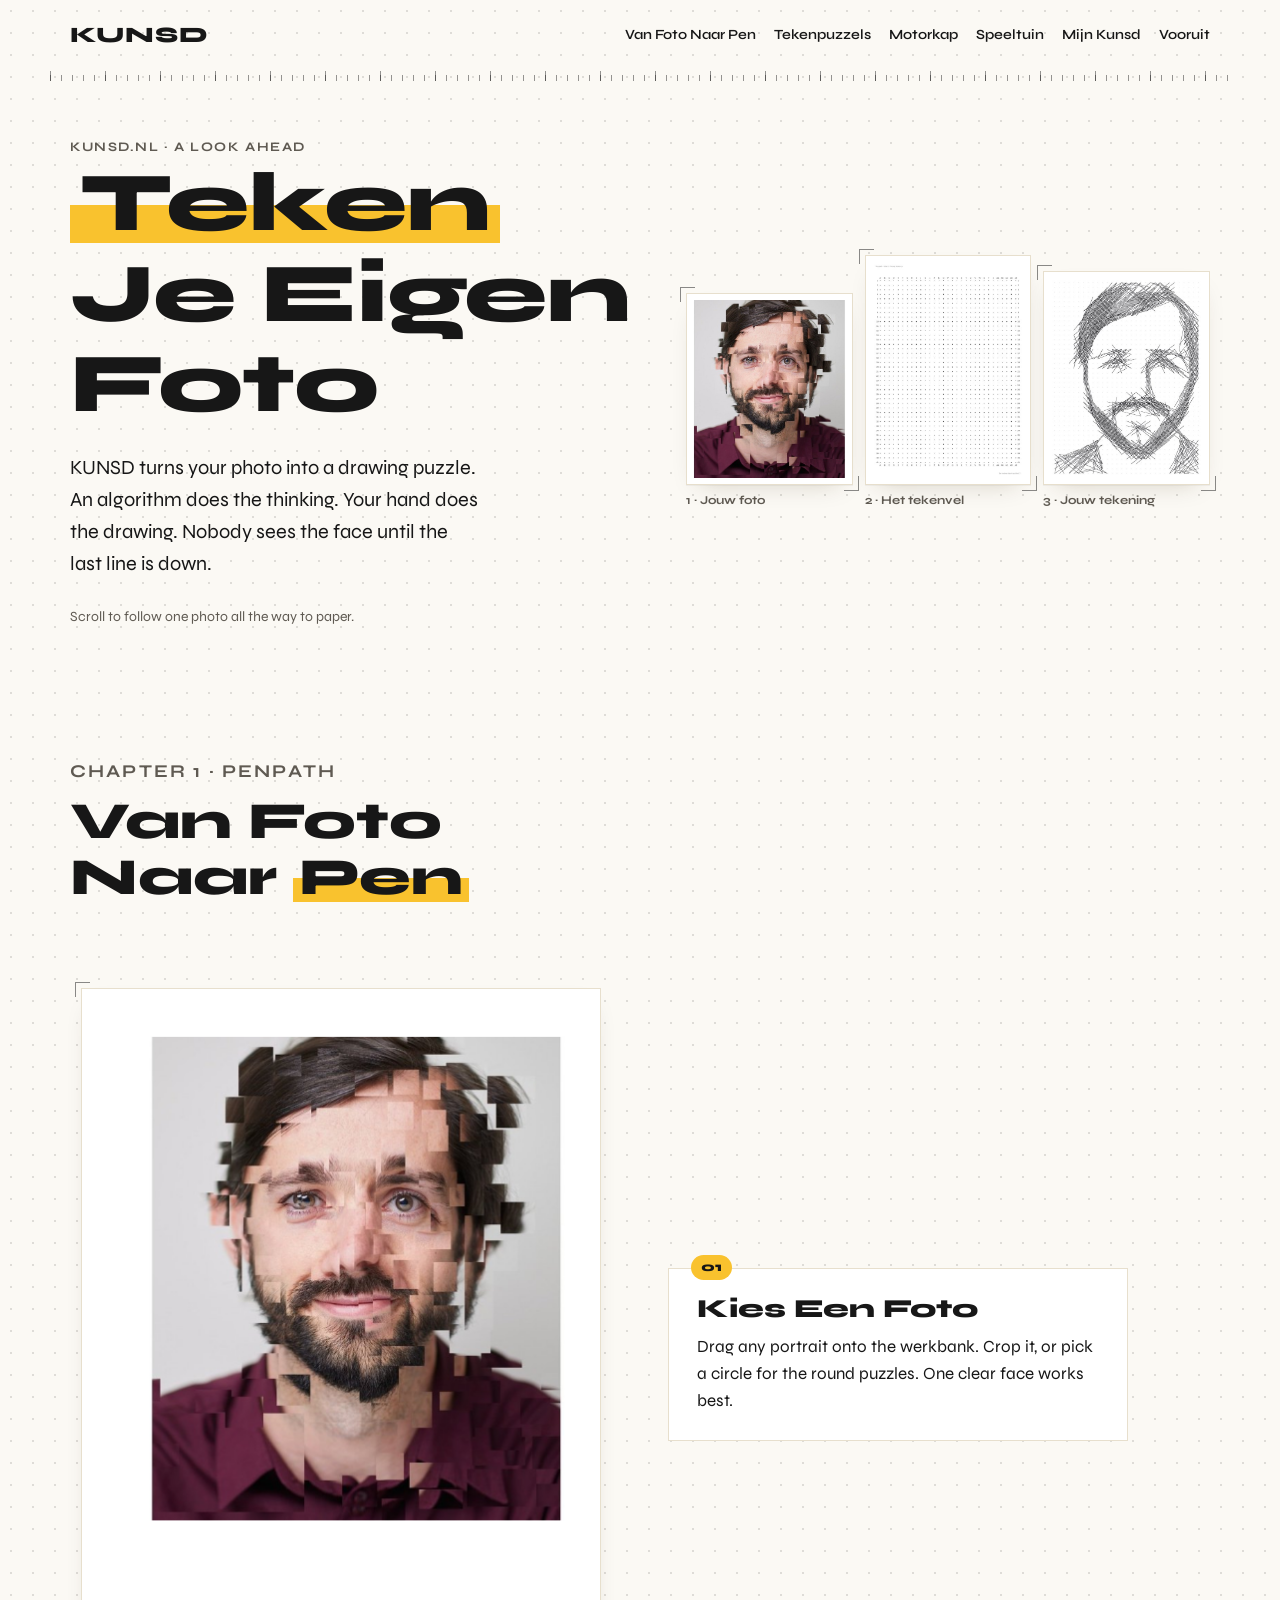
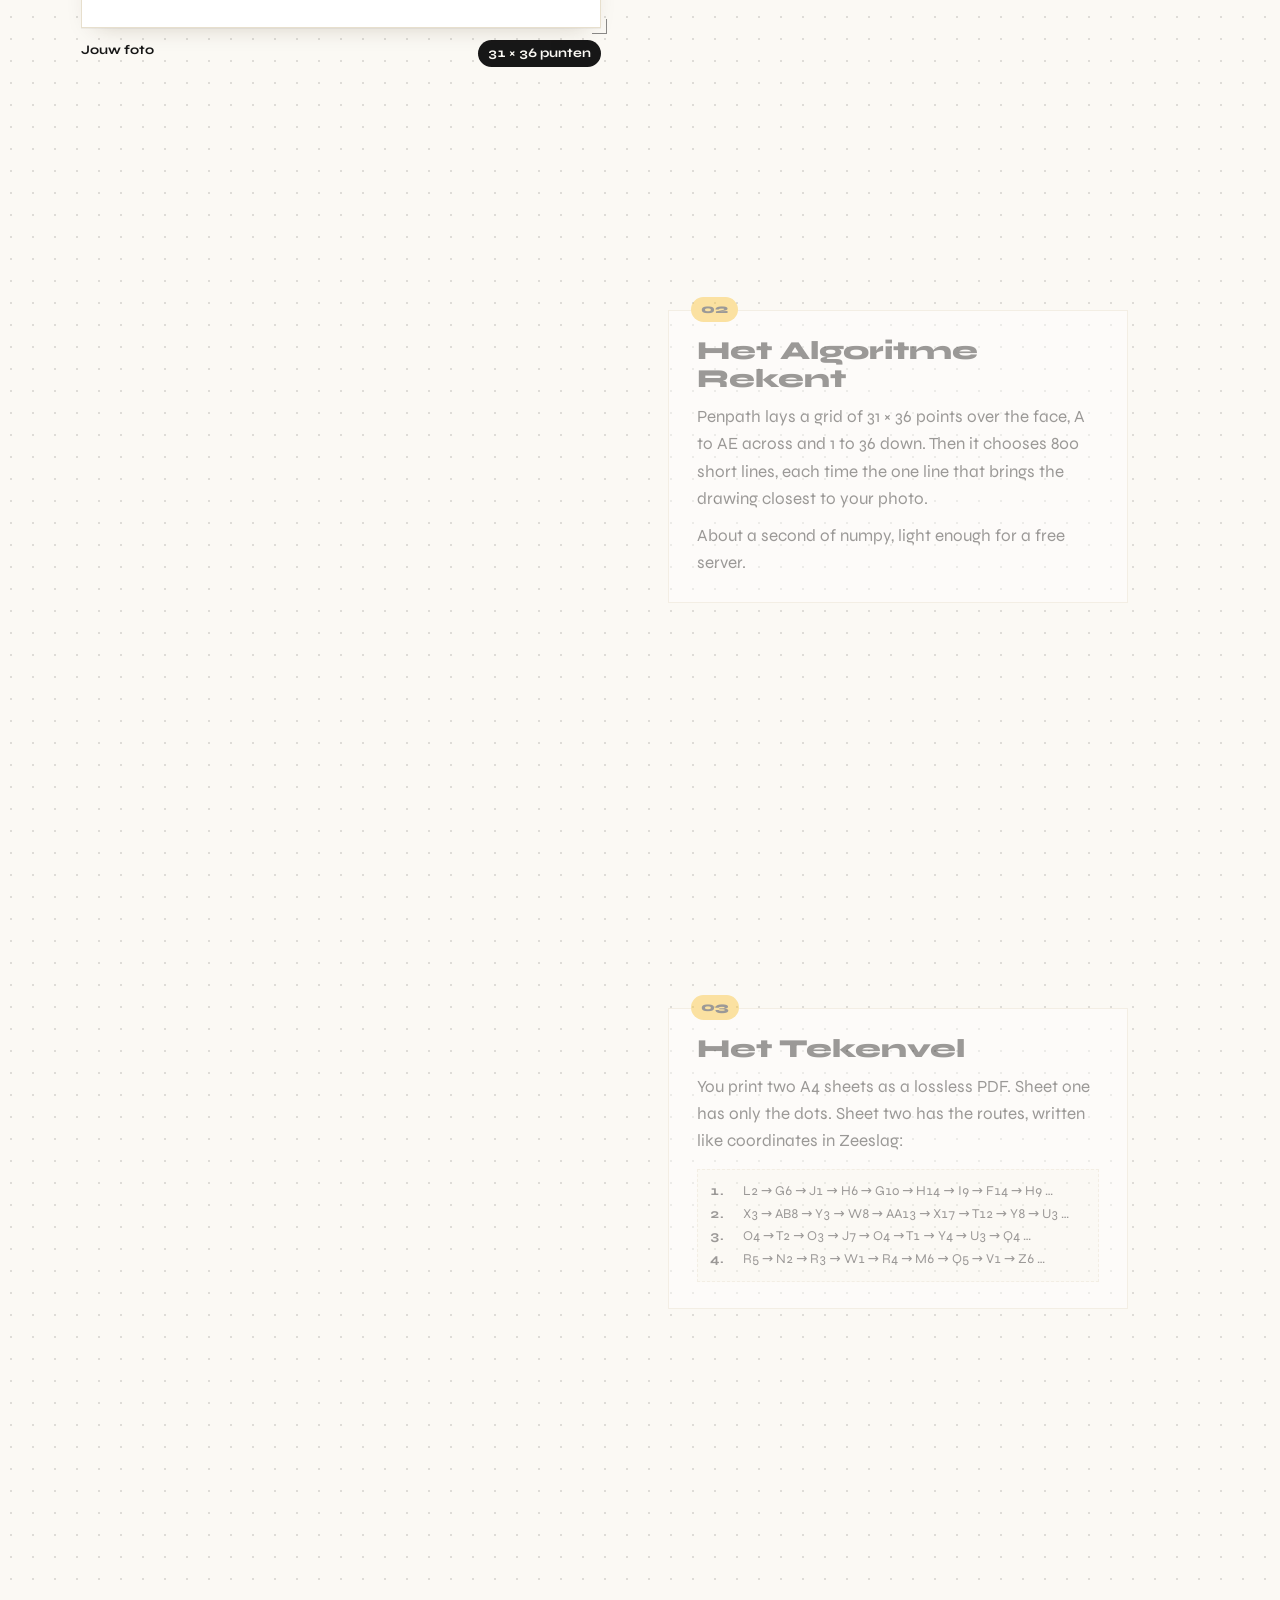
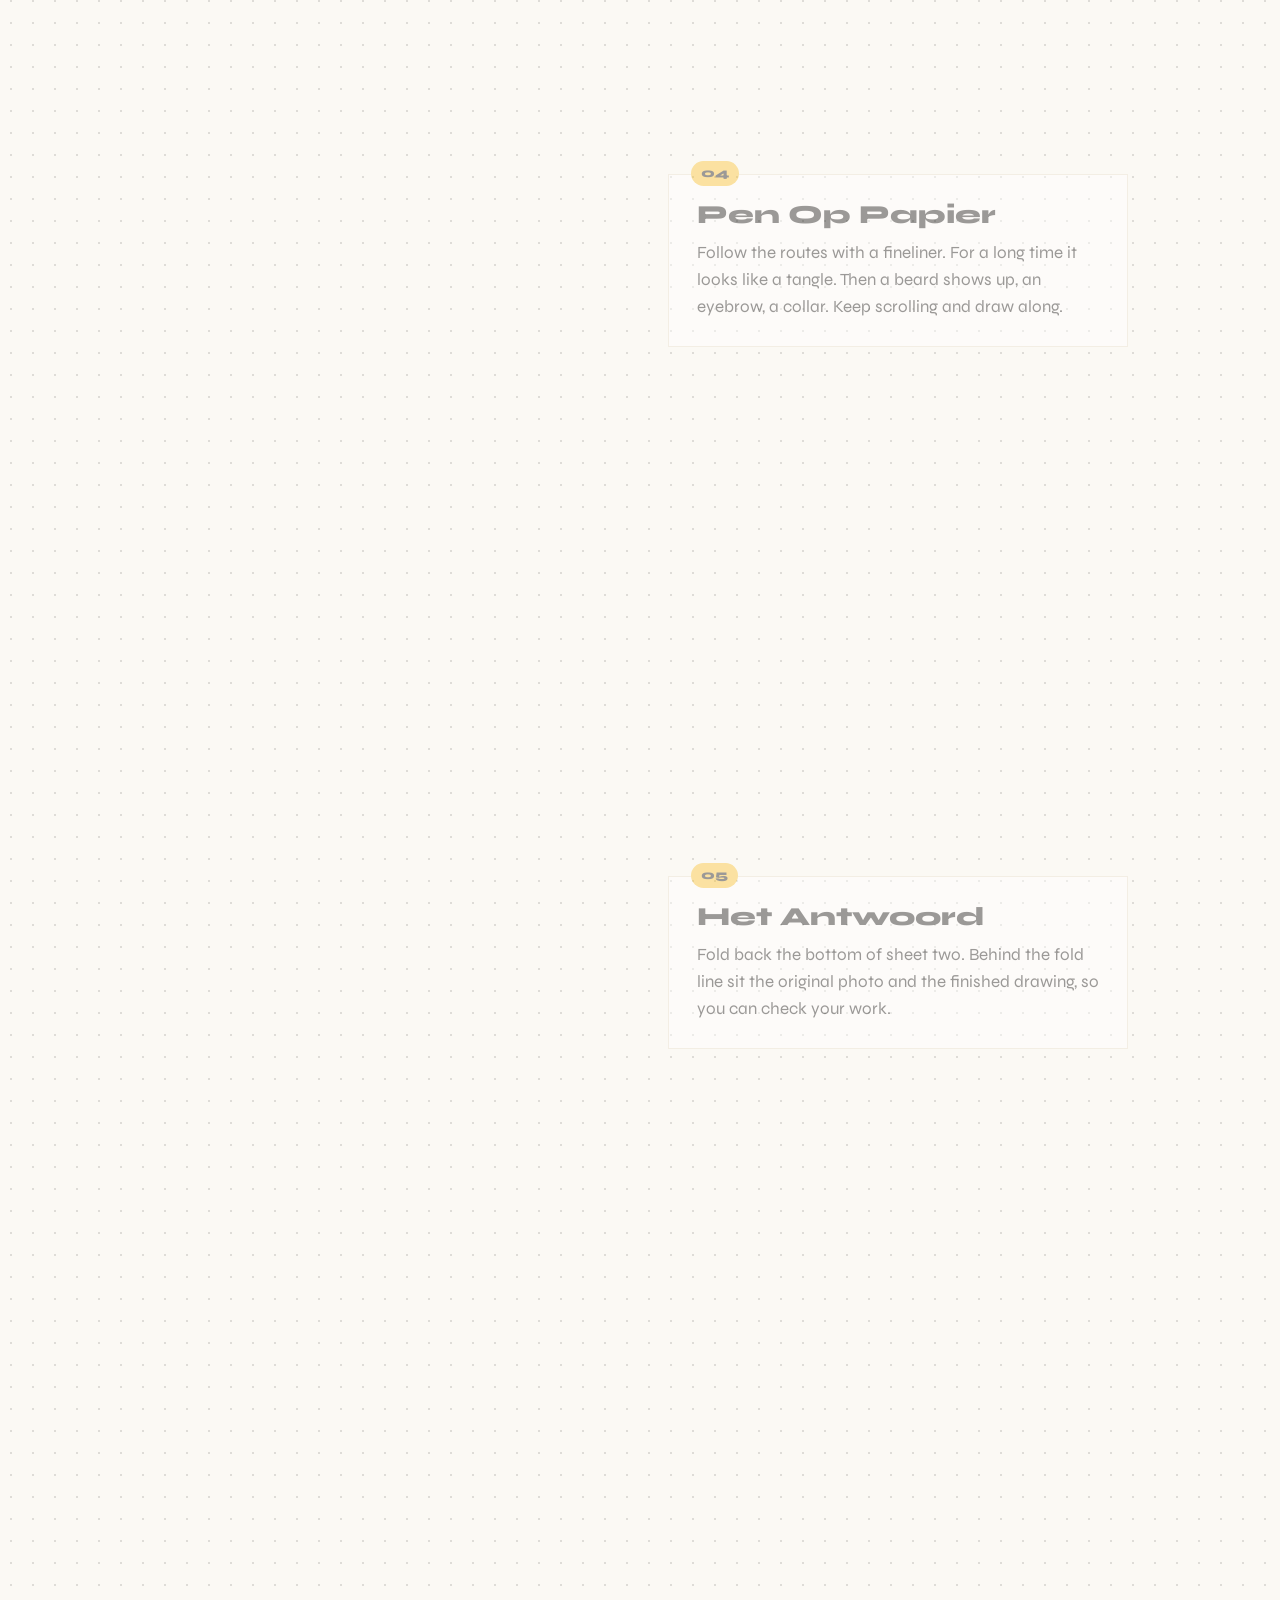
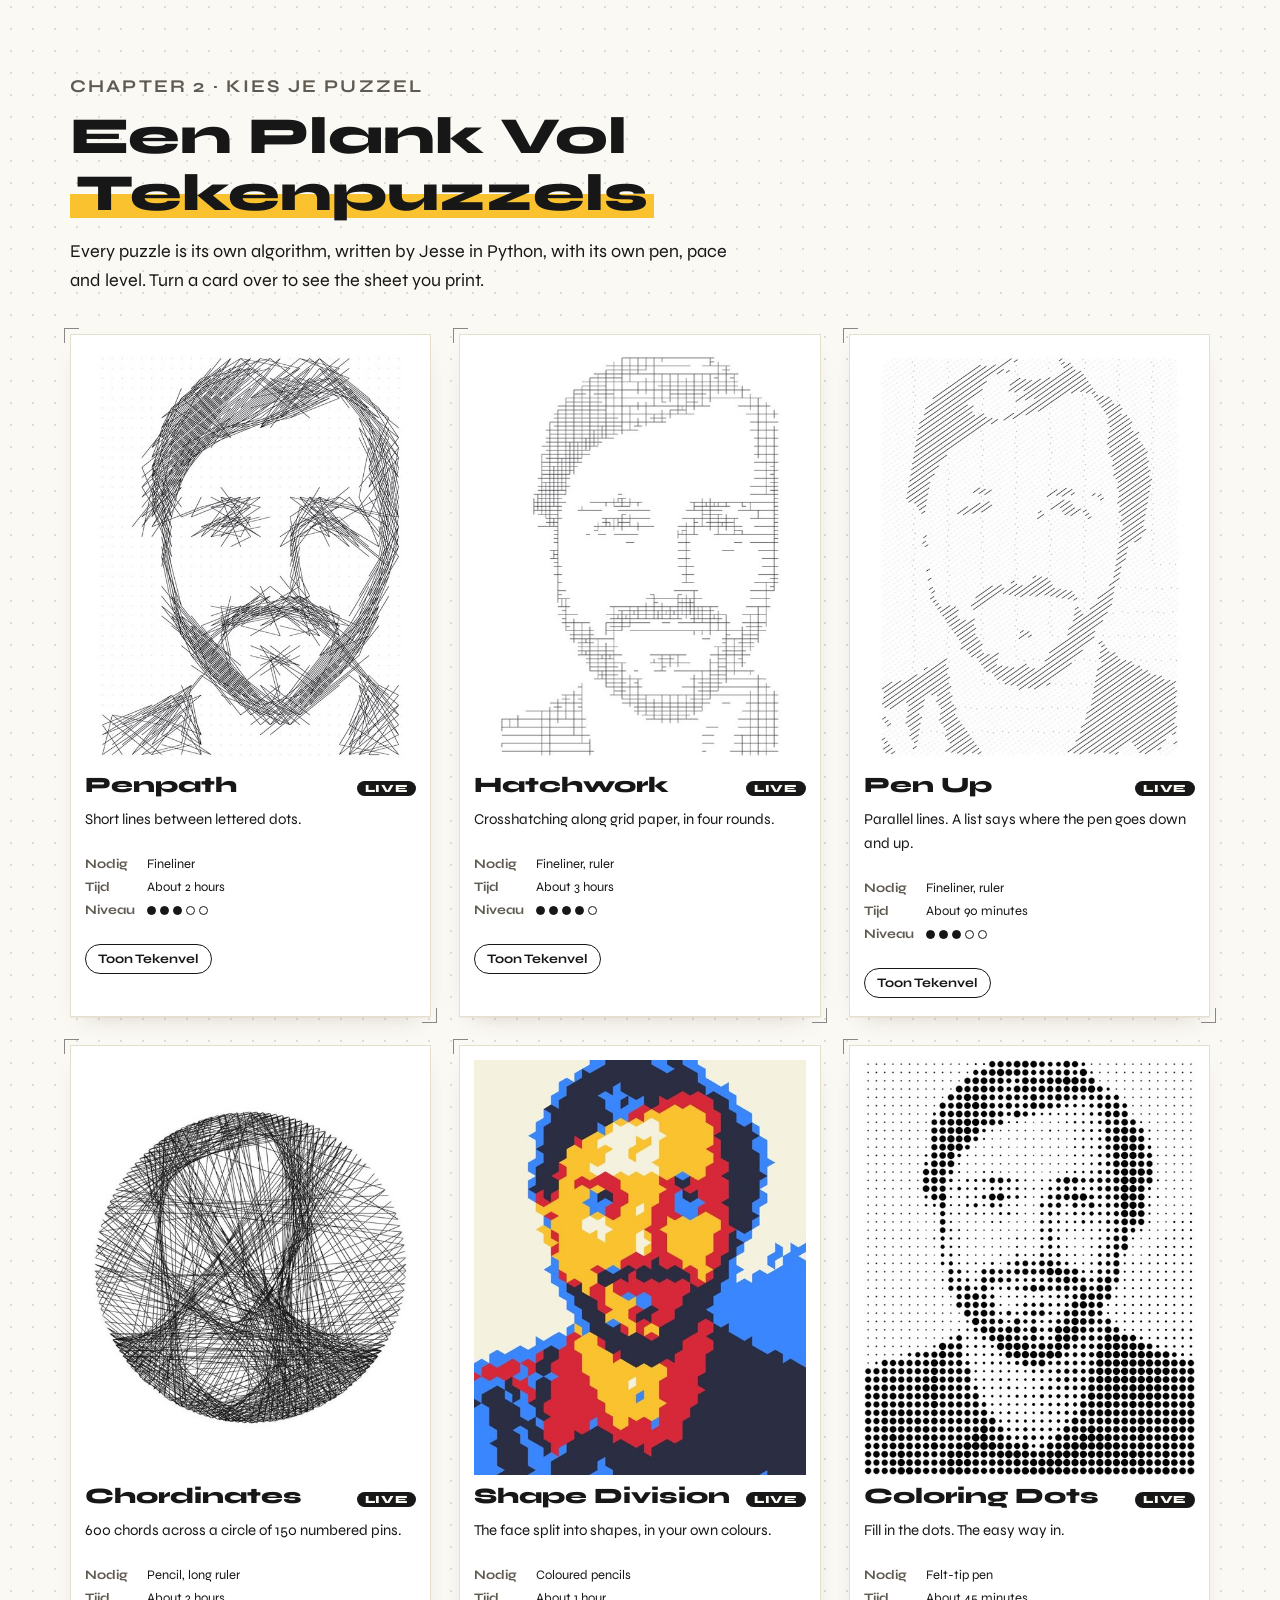
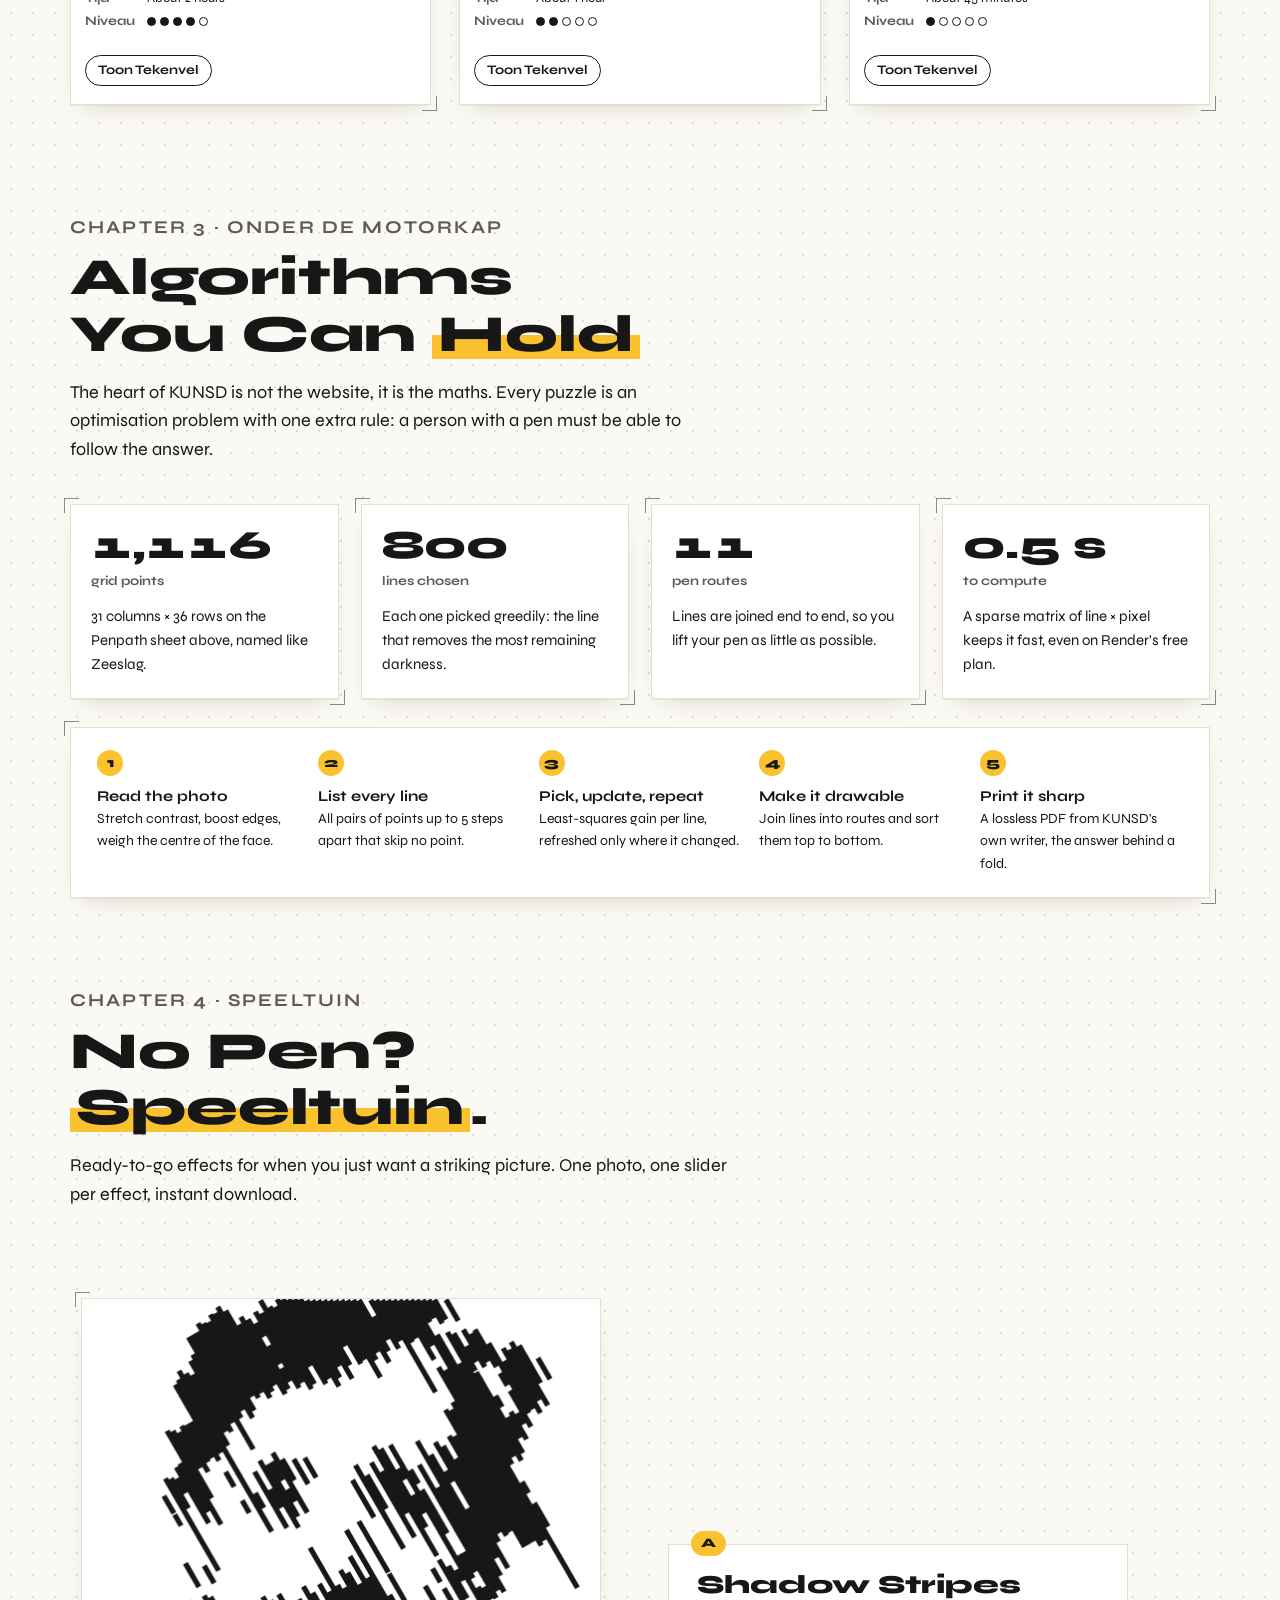
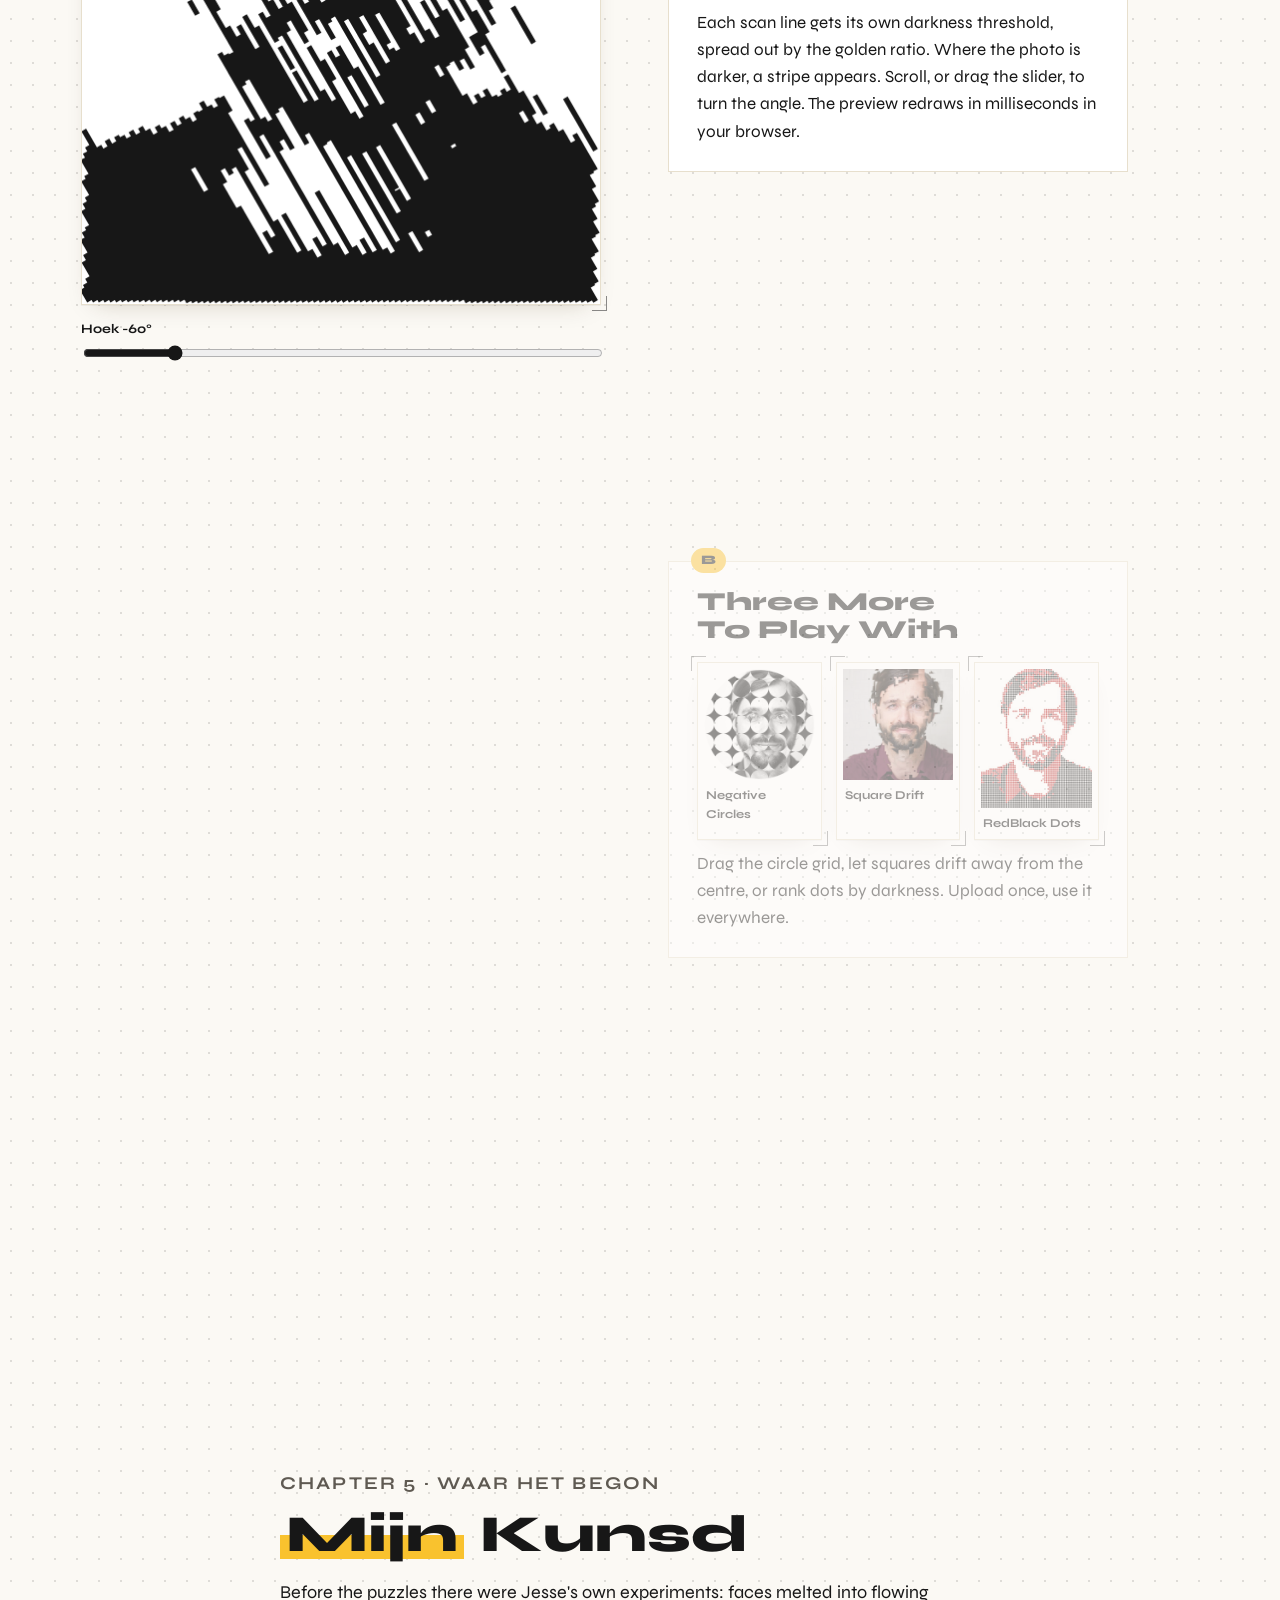
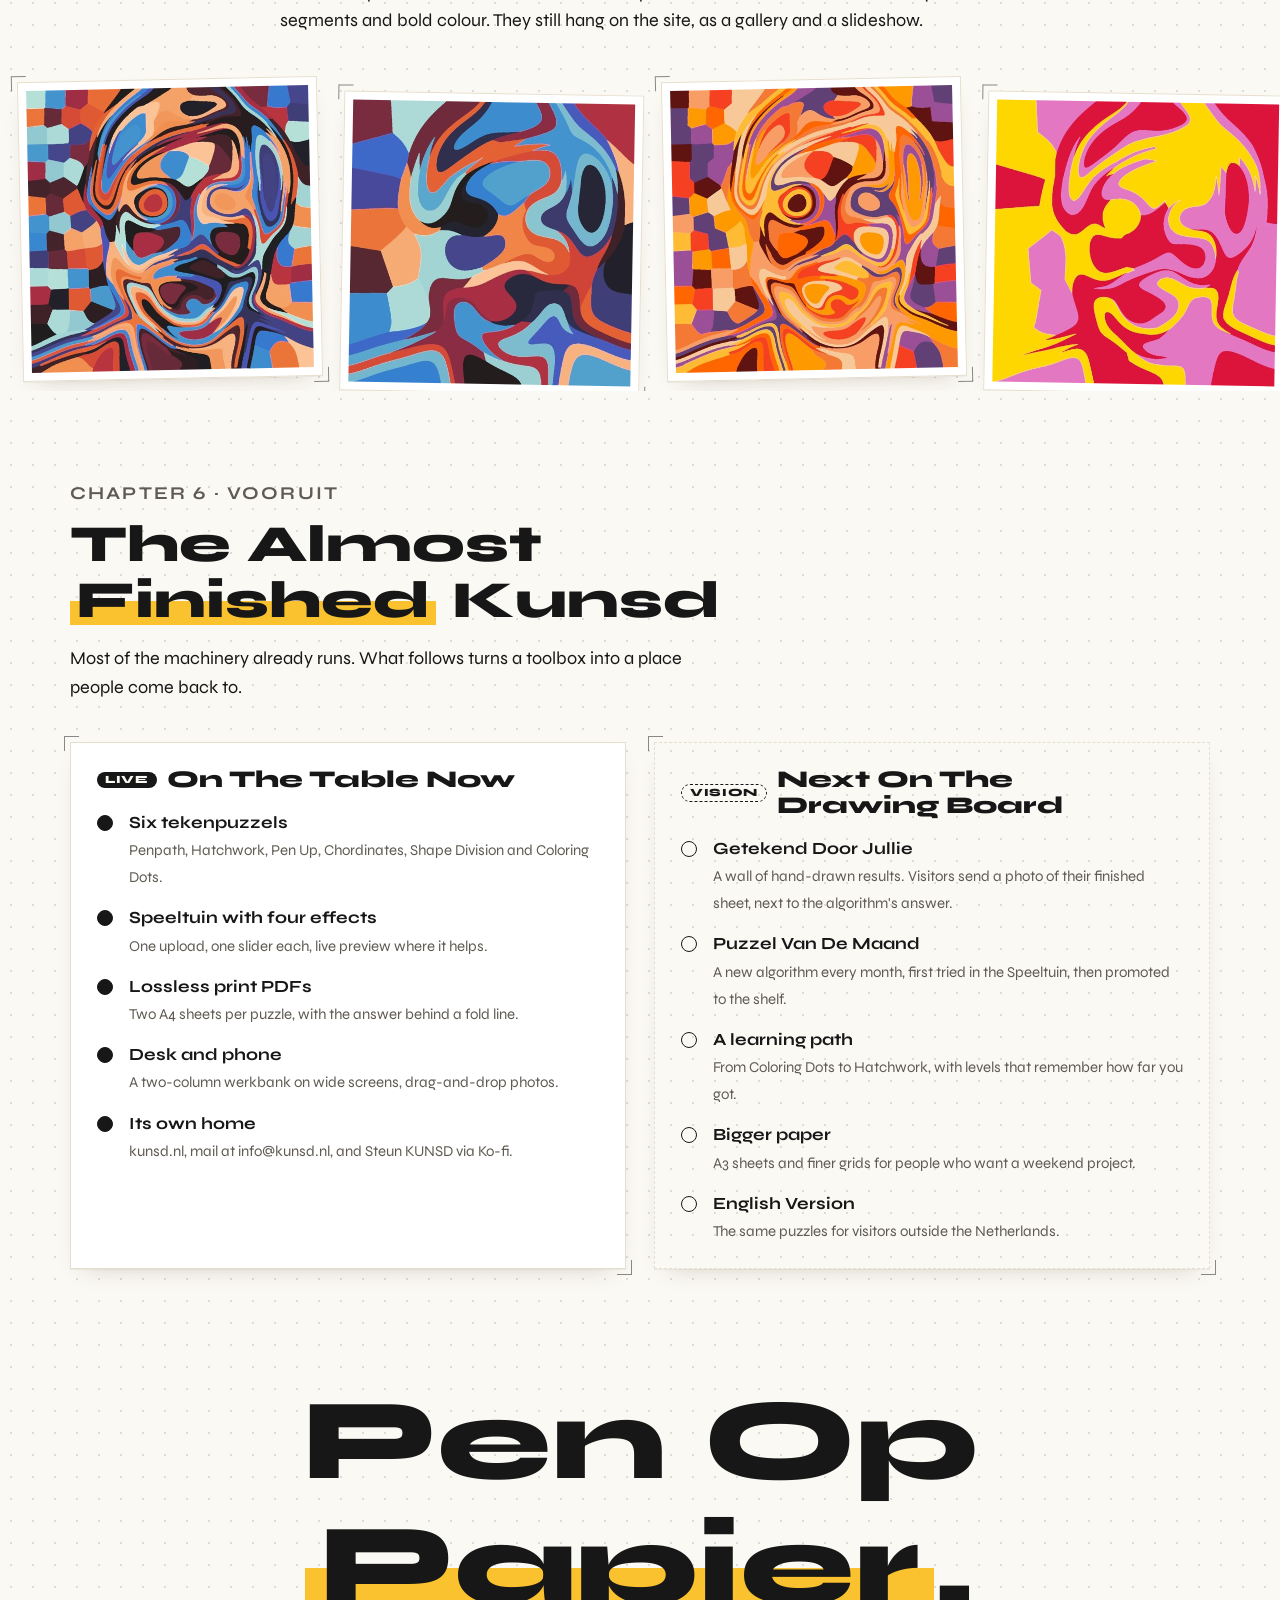
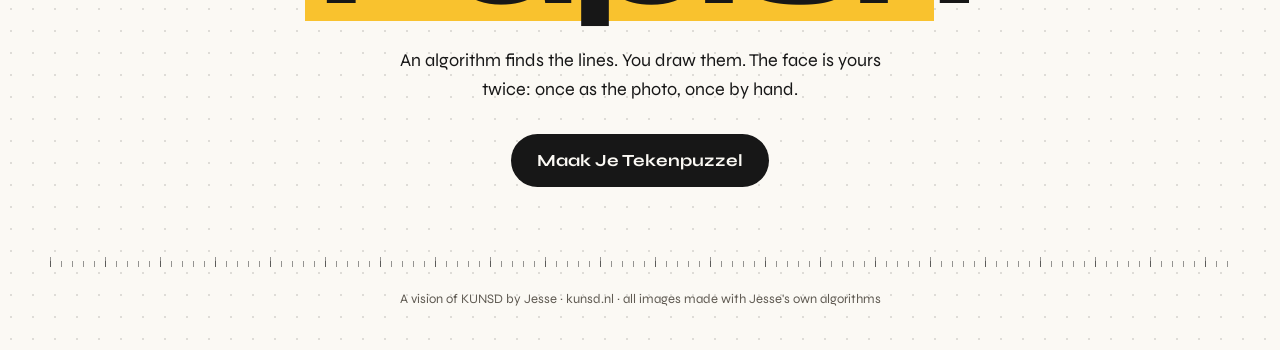
<file: visie.html>
<!DOCTYPE html>
<html lang="en">
<head>
<meta charset="utf-8">
<meta name="viewport" content="width=device-width, initial-scale=1">
<title>Een Blik Vooruit · KUNSD</title>
<meta name="description" content="Een blik vooruit op KUNSD: van je eigen foto naar een tekenpuzzel die je met de hand tekent.">
<meta name="robots" content="noindex">
<link rel="canonical" href="https://kunsd.nl/visie">
<link rel="preload" href="/css/fonts/syne-latin.woff2" as="font" type="font/woff2" crossorigin>

<!-- Favicon -->
<link rel="icon" href="/favicon.ico?v=2" sizes="any">
<link rel="icon" type="image/svg+xml" href="/mijn_kunsd/delen/favicon/favicon.svg?v=2">
<link rel="apple-touch-icon" href="/mijn_kunsd/delen/favicon/apple-touch-icon.png?v=2">

<!-- Deel-tags: titel, tekst en plaatje bij een gedeelde link (Signal, WhatsApp, ...) -->
<meta property="og:type" content="website">
<meta property="og:url" content="https://kunsd.nl/visie">
<meta property="og:title" content="KUNSD · Een Blik Vooruit">
<meta property="og:description" content="Van je eigen foto naar een tekenpuzzel die je met de hand tekent. Scroll mee.">
<meta property="og:image" content="https://kunsd.nl/mijn_kunsd/visie/deel-visie.jpg">
<meta property="og:image:width" content="1200">
<meta property="og:image:height" content="630">
<meta name="twitter:card" content="summary_large_image">
<style>
/* Syne staat op de eigen server (zelfde bestanden als css/style.css), geen Google Fonts */
@font-face { font-family: "Syne"; font-style: normal; font-weight: 400 800; font-display: swap;
    src: url("/css/fonts/syne-latin.woff2") format("woff2");
    unicode-range: U+0000-00FF, U+0131, U+0152-0153, U+02BB-02BC, U+02C6, U+02DA, U+02DC, U+0304, U+0308, U+0329, U+2000-206F, U+20AC, U+2122, U+2191, U+2193, U+2212, U+2215, U+FEFF, U+FFFD; }
@font-face { font-family: "Syne"; font-style: normal; font-weight: 400 800; font-display: swap;
    src: url("/css/fonts/syne-latin-ext.woff2") format("woff2");
    unicode-range: U+0100-02BA, U+02BD-02C5, U+02C7-02CC, U+02CE-02D7, U+02DD-02FF, U+1D00-1DBF, U+1E00-1E9F, U+1EF2-1EFF, U+2020, U+20A0-20AB, U+20AD-20C0, U+2113, U+2C60-2C7F, U+A720-A7FF; }
/* Layout idea: a drawing table. Warm dotted paper, white sheets with crop marks,
   one yellow highlighter. Each chapter pins a sheet to the table while the story scrolls past. */
:root {
    --ink: #171717;
    --muted: #5f5a52;
    --paper: #fbf9f4;
    --paper-dot: rgba(23, 23, 23, 0.13);
    --sheet: #ffffff;
    --card-line: #e7dfcd;
    --sun: #f9c22e;
    --accent: #cc0000;
    --display: "Syne", "Trebuchet MS", system-ui, sans-serif;
    --body: "Syne", system-ui, -apple-system, "Segoe UI", sans-serif;
    color-scheme: light;
}
* { box-sizing: border-box; }
html { -webkit-text-size-adjust: 100%; }
body {
    margin: 0;
    background: var(--paper);
    background-image: radial-gradient(var(--paper-dot) 1px, transparent 1.3px);
    background-size: 22px 22px;
    color: var(--ink);
    font-family: var(--body);
    font-size: 17px;
    line-height: 1.6;
}
img { max-width: 100%; height: auto; display: block; }
a { color: inherit; }
a:focus-visible, button:focus-visible, input:focus-visible { outline: 3px solid var(--accent); outline-offset: 3px; }
h1, h2, h3 { font-family: var(--display); line-height: 1.08; text-wrap: balance; margin: 0; }
p { margin: 0; }
.wrap { max-width: 1180px; margin: 0 auto; padding: 0 20px; }
.mark { background: linear-gradient(transparent 52%, var(--sun) 52%, var(--sun) 90%, transparent 90%); padding: 0 .12em; }
.eyebrow { font-size: 13px; font-weight: 700; letter-spacing: .12em; text-transform: uppercase; color: var(--muted); }
.num { font-variant-numeric: tabular-nums; }

/* Top bar */
.top { display: flex; align-items: center; justify-content: space-between; gap: 16px; padding: 18px 20px; max-width: 1180px; margin: 0 auto; }
.logo { font-family: var(--display); font-weight: 800; font-size: 22px; letter-spacing: .04em; text-decoration: none; }
.top nav { display: flex; flex-wrap: wrap; gap: 6px 18px; font-size: 14px; font-weight: 600; }
.top nav a { text-decoration: none; }
.top nav a:hover { color: var(--accent); }
.ruler { height: 10px; margin: 0 auto; max-width: 1180px;
    background: repeating-linear-gradient(90deg, rgba(23,23,23,.45) 0 1px, transparent 1px 11px) bottom / 100% 6px no-repeat,
                repeating-linear-gradient(90deg, rgba(23,23,23,.45) 0 1px, transparent 1px 55px) bottom / 100% 10px no-repeat; }

/* Hero */
.hero { padding-top: 56px; padding-bottom: 40px; display: grid; grid-template-columns: 1.1fr 1fr; gap: 40px; align-items: center; }
.hero h1 { font-size: clamp(42px, 7vw, 84px); font-weight: 800; letter-spacing: -.01em; }
.hero p.lead { font-size: 20px; max-width: 34ch; margin-top: 22px; }
.hero .scroll-hint { margin-top: 26px; font-size: 14px; color: var(--muted); }
.triptych { display: grid; grid-template-columns: repeat(3, 1fr); gap: 12px; align-items: end; }
.triptych figure { margin: 0; }
.triptych figcaption { font-size: 12px; font-weight: 700; margin-top: 6px; color: var(--muted); }
.sheet { background: var(--sheet); border: 1px solid var(--card-line); position: relative; box-shadow: 0 1px 0 rgba(0,0,0,.04), 0 10px 24px -14px rgba(60,40,0,.25); }
.sheet::before, .sheet::after { content: ""; position: absolute; width: 14px; height: 14px; border: 0 solid rgba(23,23,23,.5); pointer-events: none; }
.sheet::before { top: -7px; left: -7px; border-top-width: 1px; border-left-width: 1px; }
.sheet::after { bottom: -7px; right: -7px; border-bottom-width: 1px; border-right-width: 1px; }
.triptych .sheet { padding: 6px; }
.triptych .arrow { display: none; }

/* Chapter heads */
.chapter-head { padding-top: 72px; padding-bottom: 8px; max-width: 760px; }
.chapter-head h2 { font-size: clamp(32px, 4.6vw, 52px); font-weight: 800; margin-top: 8px; }
.chapter-head p { margin-top: 16px; font-size: 18px; max-width: 60ch; }

/* Scrollytelling */
.scrolly { display: grid; grid-template-columns: minmax(0, 1fr) minmax(0, 1fr); gap: 56px; position: relative; }
.stage { position: sticky; top: 4vh; height: 92vh; display: flex; align-items: center; justify-content: center; }
.stage-inner { width: 100%; max-width: 520px; }
.stage canvas { width: 100%; height: auto; display: block; }
.stage-caption { display: flex; justify-content: space-between; gap: 12px; margin-top: 12px; font-size: 13px; font-weight: 700; }
.stage-caption .chip { background: var(--ink); color: var(--paper); padding: 3px 10px; border-radius: 99px; }
.steps { padding: 10vh 0 30vh; }
.step { min-height: 78vh; display: flex; align-items: center; }
.step-card { background: var(--sheet); border: 1px solid var(--card-line); padding: 26px 28px; max-width: 460px; position: relative; transition: opacity .3s, transform .3s; opacity: .42; }
.step.is-active .step-card { opacity: 1; }
.step-no { position: absolute; top: -14px; left: 22px; background: var(--sun); font-weight: 800; font-size: 13px; padding: 2px 10px; border-radius: 99px; }
.step-card h3 { font-size: 26px; font-weight: 800; }
.step-card p { margin-top: 10px; }
.route-list { margin-top: 14px; font-size: 13.5px; line-height: 1.7; background: var(--paper); border: 1px dashed var(--card-line); padding: 10px 12px; font-variant-numeric: tabular-nums; }
.route-list b { display: inline-block; min-width: 2.2em; }

/* Puzzle shelf */
.shelf { display: grid; grid-template-columns: repeat(3, minmax(0, 1fr)); gap: 28px; padding: 32px 0 20px; }
.puzzle { padding: 14px 14px 18px; display: flex; flex-direction: column; gap: 10px; transition: transform .25s; }
.puzzle:hover { transform: translateY(-3px) rotate(-.3deg); }
.puzzle .pic { position: relative; aspect-ratio: 4 / 5; overflow: hidden; background: #fff; }
.puzzle .pic img { position: absolute; inset: 0; width: 100%; height: 100%; object-fit: contain; transition: opacity .35s; }
.puzzle .pic img.leeg { opacity: 0; }
.puzzle.toon-vel .pic img.leeg { opacity: 1; }
.puzzle.toon-vel .pic img.af { opacity: 0; }
.puzzle h3 { font-size: 22px; font-weight: 800; display: flex; justify-content: space-between; align-items: baseline; gap: 8px; }
.puzzle .what { font-size: 15px; }
.specs { display: grid; grid-template-columns: auto 1fr; gap: 2px 12px; font-size: 13px; }
.specs dt { font-weight: 700; color: var(--muted); }
.specs dd { margin: 0; }
.level { display: inline-flex; gap: 4px; vertical-align: middle; }
.level i { width: 9px; height: 9px; border-radius: 50%; border: 1.5px solid var(--ink); }
.level i.on { background: var(--ink); }
.flip { align-self: flex-start; font: inherit; font-size: 13px; font-weight: 700; background: none; color: var(--ink); border: 1.5px solid var(--ink); border-radius: 99px; padding: 4px 12px; cursor: pointer; }
.flip:hover { background: var(--ink); color: var(--paper); }
.tag { font-size: 11px; font-weight: 800; letter-spacing: .06em; text-transform: uppercase; padding: 2px 8px; border-radius: 99px; white-space: nowrap; }
.tag.live { background: var(--ink); color: var(--paper); }
.tag.soon { border: 1.5px dashed var(--ink); }
.puzzle.next { border-style: dashed; background: transparent; justify-content: center; text-align: left; }
.puzzle.next .pic { background: repeating-linear-gradient(45deg, transparent 0 9px, rgba(23,23,23,.06) 9px 10px); display: grid; place-items: center; font-family: var(--display); font-weight: 800; font-size: 64px; color: rgba(23,23,23,.25); }

/* Speeltuin */
.stripes-controls { margin-top: 14px; display: grid; gap: 4px; font-size: 13px; font-weight: 700; }
.stripes-controls input { width: 100%; accent-color: var(--ink); }
.effects { display: grid; grid-template-columns: repeat(3, minmax(0, 1fr)); gap: 14px; margin-top: 18px; }
.effects figure { margin: 0; padding: 6px; }
.effects figcaption { font-size: 12px; font-weight: 700; padding: 6px 2px 0; }

/* Mijn Kunsd strip */
.strip-wrap { overflow: hidden; padding: 36px 0 12px; }
.strip { display: flex; gap: 22px; width: max-content; padding: 0 20px; will-change: transform; }
.strip .sheet { padding: 8px; width: clamp(200px, 26vw, 300px); }
.strip .sheet:nth-child(odd) { transform: rotate(-1.2deg); }
.strip .sheet:nth-child(even) { transform: rotate(1deg) translateY(14px); }

/* Roadmap */
.board { display: grid; grid-template-columns: 1fr 1fr; gap: 28px; padding: 32px 0 0; }
.column { padding: 24px 26px; }
.column h3 { font-size: 24px; font-weight: 800; display: flex; gap: 10px; align-items: center; }
.column ul { list-style: none; margin: 16px 0 0; padding: 0; display: grid; gap: 14px; }
.column li { display: grid; grid-template-columns: 22px 1fr; gap: 10px; }
.column li::before { content: ""; width: 14px; height: 14px; margin-top: 6px; border: 1.5px solid var(--ink); border-radius: 50%; }
.column.live li::before { background: var(--ink); }
.column.soon { background: transparent; border-style: dashed; }
.column li strong { display: block; }
.column li span { color: var(--muted); font-size: 15px; }

/* Finale */
.finale { padding-top: 110px; padding-bottom: 70px; text-align: center; }
.finale h2 { font-size: clamp(48px, 9vw, 120px); font-weight: 800; }
.finale p { margin: 18px auto 0; max-width: 46ch; font-size: 18px; }
.cta { display: inline-block; margin-top: 30px; background: var(--ink); color: var(--paper); text-decoration: none; font-weight: 700; padding: 13px 26px; border-radius: 99px; }
.cta:hover { background: var(--accent); }
.foot { text-align: center; font-size: 13px; color: var(--muted); padding: 22px 20px 40px; }


/* Under the hood */
.engine { display: grid; grid-template-columns: repeat(4, minmax(0, 1fr)); gap: 22px; padding: 32px 0 0; }
.engine .sheet { padding: 20px 20px 22px; }
.engine .big { font-family: var(--display); font-weight: 800; font-size: clamp(26px, 3.4vw, 40px); line-height: 1; white-space: nowrap; font-variant-numeric: tabular-nums; }
.engine .unit { font-size: 13px; font-weight: 700; color: var(--muted); margin-top: 6px; }
.engine p { font-size: 15px; margin-top: 12px; }
.recipe { margin-top: 28px; padding: 22px 26px; display: grid; grid-template-columns: repeat(5, minmax(0, 1fr)); gap: 18px; counter-reset: r; }
.recipe div { font-size: 14px; }
.recipe div::before { counter-increment: r; content: counter(r); display: grid; place-items: center; width: 26px; height: 26px; border-radius: 50%; background: var(--sun); font-weight: 800; margin-bottom: 8px; }
.recipe strong { display: block; font-size: 15px; }
@media (max-width: 860px) { .engine { grid-template-columns: repeat(2, minmax(0, 1fr)); } .recipe { grid-template-columns: 1fr 1fr; } }

/* Phone and small tablet */
@media (max-width: 860px) {
    body { font-size: 16px; }
    .top nav { display: none; }
    .hero { grid-template-columns: 1fr; padding-top: 28px; gap: 28px; }
    .engine .big { font-size: 26px; }
    .scrolly { grid-template-columns: 1fr; gap: 0; }
    .stage { top: 0; height: auto; padding: 10px 0; z-index: 0; background: var(--paper); }
    .stage-inner { max-width: min(330px, calc(46vh * 0.8)); }
    .steps { position: relative; z-index: 1; padding: 6vh 0 24vh; }
    .step { min-height: 70vh; align-items: flex-end; }
    .step-card { opacity: 1; box-shadow: 0 10px 30px -10px rgba(0,0,0,.25); }
    .shelf { grid-template-columns: repeat(2, minmax(0, 1fr)); gap: 18px; }
    .board { grid-template-columns: 1fr; }
}
@media (max-width: 480px) {
    .shelf { grid-template-columns: 1fr; }
    .effects { grid-template-columns: repeat(3, minmax(0, 1fr)); gap: 8px; }
}
@media (prefers-reduced-motion: reduce) {
    * { transition: none !important; }
    .strip { transform: none !important; }
    .strip-wrap { overflow-x: auto; }
}
</style>
</head>
<body>

<header class="top">
    <a class="logo" href="/">KUNSD</a>
    <nav aria-label="Chapters">
        <a href="#tekenen">Van Foto Naar Pen</a>
        <a href="#puzzels">Tekenpuzzels</a>
        <a href="#motorkap">Motorkap</a>
        <a href="#speeltuin">Speeltuin</a>
        <a href="#mijn-kunsd">Mijn Kunsd</a>
        <a href="#vooruit">Vooruit</a>
    </nav>
</header>
<div class="ruler" aria-hidden="true"></div>

<main>
<section class="wrap hero">
    <div>
        <p class="eyebrow">kunsd.nl · a look ahead</p>
        <h1><span class="mark">Teken</span> Je Eigen Foto</h1>
        <p class="lead">KUNSD turns your photo into a drawing puzzle. An algorithm does the thinking. Your hand does the drawing. Nobody sees the face until the last line is down.</p>
        <p class="scroll-hint">Scroll to follow one photo all the way to paper.</p>
    </div>
    <div class="triptych" aria-label="Photo, drawing sheet and finished drawing">
        <figure><div class="sheet"><img src="/mijn_kunsd/visie/photo.jpg" alt="Portrait photo of Jesse" width="600" height="700"></div><figcaption>1 · Jouw foto</figcaption></figure>
        <figure><div class="sheet"><img src="/mijn_kunsd/visie/penpath-leeg.jpg" alt="Penpath drawing sheet: an empty grid of lettered dots" loading="lazy"></div><figcaption>2 · Het tekenvel</figcaption></figure>
        <figure><div class="sheet"><img src="/mijn_kunsd/visie/penpath.jpg" alt="The finished Penpath drawing of the same face" loading="lazy"></div><figcaption>3 · Jouw tekening</figcaption></figure>
    </div>
</section>

<!-- Chapter 1: one photo, start to finish -->
<section id="tekenen" class="wrap">
    <div class="chapter-head">
        <p class="eyebrow">Chapter 1 · Penpath</p>
        <h2>Van Foto Naar <span class="mark">Pen</span></h2>
    </div>
    <div class="scrolly" id="scrolly-pen">
        <div class="stage">
            <div class="stage-inner">
                <div class="sheet"><canvas id="pen-canvas" width="520" height="640" aria-label="A photo turning into a dot grid and then into a line drawing as you scroll"></canvas></div>
                <div class="stage-caption"><span id="pen-label">Jouw foto</span><span class="chip num" id="pen-count">Penpath</span></div>
            </div>
        </div>
        <div class="steps">
            <div class="step" data-step="0"><div class="step-card"><span class="step-no">01</span>
                <h3>Kies Een Foto</h3>
                <p>Drag any portrait onto the werkbank. Crop it, or pick a circle for the round puzzles. One clear face works best.</p>
            </div></div>
            <div class="step" data-step="1"><div class="step-card"><span class="step-no">02</span>
                <h3>Het Algoritme Rekent</h3>
                <p>Penpath lays a grid of 31 × 36 points over the face, A to AE across and 1 to 36 down. Then it chooses 800 short lines, each time the one line that brings the drawing closest to your photo.</p>
                <p>About a second of numpy, light enough for a free server.</p>
            </div></div>
            <div class="step" data-step="2"><div class="step-card"><span class="step-no">03</span>
                <h3>Het Tekenvel</h3>
                <p>You print two A4 sheets as a lossless PDF. Sheet one has only the dots. Sheet two has the routes, written like coordinates in Zeeslag:</p>
                <div class="route-list" id="route-list"></div>
            </div></div>
            <div class="step" data-step="3"><div class="step-card"><span class="step-no">04</span>
                <h3>Pen Op Papier</h3>
                <p>Follow the routes with a fineliner. For a long time it looks like a tangle. Then a beard shows up, an eyebrow, a collar. Keep scrolling and draw along.</p>
            </div></div>
            <div class="step" data-step="4"><div class="step-card"><span class="step-no">05</span>
                <h3>Het Antwoord</h3>
                <p>Fold back the bottom of sheet two. Behind the fold line sit the original photo and the finished drawing, so you can check your work.</p>
            </div></div>
        </div>
    </div>
</section>

<!-- Chapter 2: the shelf -->
<section id="puzzels" class="wrap">
    <div class="chapter-head">
        <p class="eyebrow">Chapter 2 · Kies Je Puzzel</p>
        <h2>Een Plank Vol <span class="mark">Tekenpuzzels</span></h2>
        <p>Every puzzle is its own algorithm, written by Jesse in Python, with its own pen, pace and level. Turn a card over to see the sheet you print.</p>
    </div>
    <div class="shelf">
        <article class="puzzle sheet">
            <div class="pic"><img class="af" src="/mijn_kunsd/visie/penpath.jpg" alt="Penpath result" loading="lazy"><img class="leeg" src="/mijn_kunsd/visie/penpath-leeg.jpg" alt="Penpath sheet" loading="lazy"></div>
            <h3>Penpath <span class="tag live">Live</span></h3>
            <p class="what">Short lines between lettered dots.</p>
            <dl class="specs"><dt>Nodig</dt><dd>Fineliner</dd><dt>Tijd</dt><dd>About 2 hours</dd><dt>Niveau</dt><dd><span class="level" aria-label="Level 3 of 5"><i class="on"></i><i class="on"></i><i class="on"></i><i></i><i></i></span></dd></dl>
            <button class="flip" type="button">Toon Tekenvel</button>
        </article>
        <article class="puzzle sheet">
            <div class="pic"><img class="af" src="/mijn_kunsd/visie/hatchwork.jpg" alt="Hatchwork result" loading="lazy"><img class="leeg" src="/mijn_kunsd/visie/hatchwork-leeg.jpg" alt="Hatchwork sheet" loading="lazy"></div>
            <h3>Hatchwork <span class="tag live">Live</span></h3>
            <p class="what">Crosshatching along grid paper, in four rounds.</p>
            <dl class="specs"><dt>Nodig</dt><dd>Fineliner, ruler</dd><dt>Tijd</dt><dd>About 3 hours</dd><dt>Niveau</dt><dd><span class="level" aria-label="Level 4 of 5"><i class="on"></i><i class="on"></i><i class="on"></i><i class="on"></i><i></i></span></dd></dl>
            <button class="flip" type="button">Toon Tekenvel</button>
        </article>
        <article class="puzzle sheet">
            <div class="pic"><img class="af" src="/mijn_kunsd/visie/pen-up.jpg" alt="Pen Up result" loading="lazy"><img class="leeg" src="/mijn_kunsd/visie/pen-up-leeg.jpg" alt="Pen Up sheet" loading="lazy"></div>
            <h3>Pen Up <span class="tag live">Live</span></h3>
            <p class="what">Parallel lines. A list says where the pen goes down and up.</p>
            <dl class="specs"><dt>Nodig</dt><dd>Fineliner, ruler</dd><dt>Tijd</dt><dd>About 90 minutes</dd><dt>Niveau</dt><dd><span class="level" aria-label="Level 3 of 5"><i class="on"></i><i class="on"></i><i class="on"></i><i></i><i></i></span></dd></dl>
            <button class="flip" type="button">Toon Tekenvel</button>
        </article>
        <article class="puzzle sheet">
            <div class="pic"><img class="af" src="/mijn_kunsd/visie/chordinates.jpg" alt="Chordinates result" loading="lazy"><img class="leeg" src="/mijn_kunsd/visie/chordinates-leeg.jpg" alt="Chordinates sheet" loading="lazy"></div>
            <h3>Chordinates <span class="tag live">Live</span></h3>
            <p class="what">600 chords across a circle of 150 numbered pins.</p>
            <dl class="specs"><dt>Nodig</dt><dd>Pencil, long ruler</dd><dt>Tijd</dt><dd>About 2 hours</dd><dt>Niveau</dt><dd><span class="level" aria-label="Level 4 of 5"><i class="on"></i><i class="on"></i><i class="on"></i><i class="on"></i><i></i></span></dd></dl>
            <button class="flip" type="button">Toon Tekenvel</button>
        </article>
        <article class="puzzle sheet">
            <div class="pic"><img class="af" src="/mijn_kunsd/visie/shape-division.jpg" alt="Shape Division result" loading="lazy"><img class="leeg" src="/mijn_kunsd/visie/shape-division-leeg.jpg" alt="Shape Division sheet" loading="lazy"></div>
            <h3>Shape Division <span class="tag live">Live</span></h3>
            <p class="what">The face split into shapes, in your own colours.</p>
            <dl class="specs"><dt>Nodig</dt><dd>Coloured pencils</dd><dt>Tijd</dt><dd>About 1 hour</dd><dt>Niveau</dt><dd><span class="level" aria-label="Level 2 of 5"><i class="on"></i><i class="on"></i><i></i><i></i><i></i></span></dd></dl>
            <button class="flip" type="button">Toon Tekenvel</button>
        </article>
        <article class="puzzle sheet">
            <div class="pic"><img class="af" src="/mijn_kunsd/visie/coloring-dots.jpg" alt="Coloring Dots result" loading="lazy"><img class="leeg" src="/mijn_kunsd/visie/coloring-dots-leeg.jpg" alt="Coloring Dots sheet" loading="lazy"></div>
            <h3>Coloring Dots <span class="tag live">Live</span></h3>
            <p class="what">Fill in the dots. The easy way in.</p>
            <dl class="specs"><dt>Nodig</dt><dd>Felt-tip pen</dd><dt>Tijd</dt><dd>About 45 minutes</dd><dt>Niveau</dt><dd><span class="level" aria-label="Level 1 of 5"><i class="on"></i><i></i><i></i><i></i><i></i></span></dd></dl>
            <button class="flip" type="button">Toon Tekenvel</button>
        </article>
    </div>
</section>

<!-- Chapter 3: under the hood -->
<section id="motorkap" class="wrap">
    <div class="chapter-head">
        <p class="eyebrow">Chapter 3 · Onder De Motorkap</p>
        <h2>Algorithms You Can <span class="mark">Hold</span></h2>
        <p>The heart of KUNSD is not the website, it is the maths. Every puzzle is an optimisation problem with one extra rule: a person with a pen must be able to follow the answer.</p>
    </div>
    <div class="engine">
        <div class="sheet"><div class="big">1,116</div><div class="unit">grid points</div><p>31 columns × 36 rows on the Penpath sheet above, named like Zeeslag.</p></div>
        <div class="sheet"><div class="big">800</div><div class="unit">lines chosen</div><p>Each one picked greedily: the line that removes the most remaining darkness.</p></div>
        <div class="sheet"><div class="big">11</div><div class="unit">pen routes</div><p>Lines are joined end to end, so you lift your pen as little as possible.</p></div>
        <div class="sheet"><div class="big">0.5 s</div><div class="unit">to compute</div><p>A sparse matrix of line × pixel keeps it fast, even on Render's free plan.</p></div>
    </div>
    <div class="recipe sheet">
        <div><strong>Read the photo</strong>Stretch contrast, boost edges, weigh the centre of the face.</div>
        <div><strong>List every line</strong>All pairs of points up to 5 steps apart that skip no point.</div>
        <div><strong>Pick, update, repeat</strong>Least-squares gain per line, refreshed only where it changed.</div>
        <div><strong>Make it drawable</strong>Join lines into routes and sort them top to bottom.</div>
        <div><strong>Print it sharp</strong>A lossless PDF from KUNSD's own writer, the answer behind a fold.</div>
    </div>
</section>

<!-- Chapter 4: Speeltuin -->
<section id="speeltuin" class="wrap">
    <div class="chapter-head">
        <p class="eyebrow">Chapter 4 · Speeltuin</p>
        <h2>No Pen? <span class="mark">Speeltuin</span>.</h2>
        <p>Ready-to-go effects for when you just want a striking picture. One photo, one slider per effect, instant download.</p>
    </div>
    <div class="scrolly" id="scrolly-stripes">
        <div class="stage">
            <div class="stage-inner">
                <div class="sheet"><canvas id="stripes-canvas" width="520" height="607" aria-label="Shadow Stripes effect on the portrait; the stripe angle changes as you scroll"></canvas></div>
                <div class="stripes-controls">
                    <label for="hoek">Hoek <span class="num" id="hoek-waarde">20°</span></label>
                    <input id="hoek" type="range" min="-90" max="90" value="20">
                </div>
            </div>
        </div>
        <div class="steps">
            <div class="step"><div class="step-card"><span class="step-no">A</span>
                <h3>Shadow Stripes</h3>
                <p>Each scan line gets its own darkness threshold, spread out by the golden ratio. Where the photo is darker, a stripe appears. Scroll, or drag the slider, to turn the angle. The preview redraws in milliseconds in your browser.</p>
            </div></div>
            <div class="step"><div class="step-card"><span class="step-no">B</span>
                <h3>Three More To Play With</h3>
                <div class="effects">
                    <figure class="sheet"><img src="/mijn_kunsd/visie/negative-circles.jpg" alt="Negative Circles effect" loading="lazy"><figcaption>Negative Circles</figcaption></figure>
                    <figure class="sheet"><img src="/mijn_kunsd/visie/square-drift.jpg" alt="Square Drift effect" loading="lazy"><figcaption>Square Drift</figcaption></figure>
                    <figure class="sheet"><img src="/mijn_kunsd/visie/redblack-dots.jpg" alt="RedBlack Dots effect" loading="lazy"><figcaption>RedBlack Dots</figcaption></figure>
                </div>
                <p>Drag the circle grid, let squares drift away from the centre, or rank dots by darkness. Upload once, use it everywhere.</p>
            </div></div>
        </div>
    </div>
</section>

<!-- Chapter 4: Mijn Kunsd -->
<section id="mijn-kunsd">
    <div class="wrap chapter-head">
        <p class="eyebrow">Chapter 5 · Waar Het Begon</p>
        <h2><span class="mark">Mijn</span> Kunsd</h2>
        <p>Before the puzzles there were Jesse's own experiments: faces melted into flowing segments and bold colour. They still hang on the site, as a gallery and a slideshow.</p>
    </div>
    <div class="strip-wrap" id="strip-wrap">
        <div class="strip" id="strip">
            <div class="sheet"><img src="/mijn_kunsd/visie/art18.jpg" alt="Segmented portrait in blue, orange and cream" loading="lazy" width="520" height="520"></div>
            <div class="sheet"><img src="/mijn_kunsd/visie/art1.jpg" alt="Flowing abstract in blue and red" loading="lazy" width="520" height="520"></div>
            <div class="sheet"><img src="/mijn_kunsd/visie/art19.jpg" alt="Segmented portrait in orange tones" loading="lazy" width="520" height="520"></div>
            <div class="sheet"><img src="/mijn_kunsd/visie/art31.jpg" alt="Portrait in pink, red and yellow" loading="lazy" width="520" height="520"></div>
            <div class="sheet"><img src="/mijn_kunsd/visie/art26.jpg" alt="Bold segmented portrait" loading="lazy" width="520" height="520"></div>
            <div class="sheet"><img src="/mijn_kunsd/visie/art34.jpg" alt="Abstract in orange and purple blocks" loading="lazy" width="520" height="520"></div>
        </div>
    </div>
</section>

<!-- Chapter 5: Ahead -->
<section id="vooruit" class="wrap">
    <div class="chapter-head">
        <p class="eyebrow">Chapter 6 · Vooruit</p>
        <h2>The Almost <span class="mark">Finished</span> Kunsd</h2>
        <p>Most of the machinery already runs. What follows turns a toolbox into a place people come back to.</p>
    </div>
    <div class="board">
        <div class="column live sheet">
            <h3><span class="tag live">Live</span> On The Table Now</h3>
            <ul>
                <li><div><strong>Six tekenpuzzels</strong><span>Penpath, Hatchwork, Pen Up, Chordinates, Shape Division and Coloring Dots.</span></div></li>
                <li><div><strong>Speeltuin with four effects</strong><span>One upload, one slider each, live preview where it helps.</span></div></li>
                <li><div><strong>Lossless print PDFs</strong><span>Two A4 sheets per puzzle, with the answer behind a fold line.</span></div></li>
                <li><div><strong>Desk and phone</strong><span>A two-column werkbank on wide screens, drag-and-drop photos.</span></div></li>
                <li><div><strong>Its own home</strong><span>kunsd.nl, mail at info@kunsd.nl, and Steun KUNSD via Ko-fi.</span></div></li>
            </ul>
        </div>
        <div class="column soon sheet">
            <h3><span class="tag soon">Vision</span> Next On The Drawing Board</h3>
            <ul>
                <li><div><strong>Getekend Door Jullie</strong><span>A wall of hand-drawn results. Visitors send a photo of their finished sheet, next to the algorithm's answer.</span></div></li>
                <li><div><strong>Puzzel Van De Maand</strong><span>A new algorithm every month, first tried in the Speeltuin, then promoted to the shelf.</span></div></li>
                <li><div><strong>A learning path</strong><span>From Coloring Dots to Hatchwork, with levels that remember how far you got.</span></div></li>
                <li><div><strong>Bigger paper</strong><span>A3 sheets and finer grids for people who want a weekend project.</span></div></li>
                <li><div><strong>English Version</strong><span>The same puzzles for visitors outside the Netherlands.</span></div></li>
            </ul>
        </div>
    </div>
</section>

<section class="wrap finale">
    <h2>Pen Op <span class="mark">Papier</span>.</h2>
    <p>An algorithm finds the lines. You draw them. The face is yours twice: once as the photo, once by hand.</p>
    <a class="cta" href="/jouw_kunst">Maak Je Tekenpuzzel</a>
</section>
</main>

<div class="ruler" aria-hidden="true"></div>
<p class="foot">A vision of KUNSD by Jesse · kunsd.nl · all images made with Jesse's own algorithms</p>

<script>
const PEN = {"c":31,"r":36,"routes":[[42,161,9,162,285,410,256,408,255,384,259,416,318,385,290,415,318,439,286,165,14,81,240,119,273,115,17,136,224,377,256,104,192,69,42,78,197,38,167,16,52,109,166,15,134,253,411,354,381,324],[85,244,86,239,398,519,360,241,82,149,20,108,19,148,50,138,81,210,52,181,333,492,334,493,364,518,365,207,366,454,296,455,297,450,298,387,360],[107,50,76,195,107,19,117,82,109,168,101,13,70,222,379,254,131,285,442,315,163,44,195,284,132,13,142,45,164,13,72,160,41,14,102,254,377,350,293,412,291,382,356,329,388,267,419,266,391,326,482,635,512,670,829,671,519,396,549,672,543,569,723,570,605,482,601,752,877,721,570,544,703,551,670,511,359,488,640,521,362,520,674,551,702,831,982,853,724,791,920,1049,898,801,952,1103,1005,1094,996,837,780,868,811,930,1089,992,839,751,808,906,754,873,1024,871,752,809,961,810,722,841,992,873,722],[141,44,79,22,110,167,140,21,180,331,357,392,273,426,461,394,551,392,241],[165,316,164,285,134,286,135,254,103,255,104,223,72,191,40,192,41,193,74,225,377,226,69,167,48,169,50,209,84,213,332,181,300,429,270,428,269,398,517,366,518,399,487,336,177,18,137,49,168,80,21,109,20,139,51,210,361,242,393,274,145,302,151,270,427,581,700,829,980,861,703,862,733,790,919,768,897,738,889,1040,1004,1102,983,832,951,800,929,802,921,764,923,765,894,736,865,767,896,737,866,768,835,954,795,738,826,673,578,427,550,399,425,274,362,460,581,732,851],[195,346,194,43,162,316,163,12,131,43,195,347,196,77,165,284,133,285,166,47,135,223,71,14,133,287,130,42,193,347,194,75,226],[274,176,334,487,328,481,358,456,335,176,305,146,304,457,390,271,422,295,424,265,423,272,113,242,395,549,430,271,114,47,198,79,136,255,407,256,105,224,73,192,39,168,17,53,212,364,489,640,759,785,666,819,762,643,700,612,489,643,520,671,830,701,860,979,828,669,827,708,859,1010,1067,938,1097,968,1066,907,778,845,726,628,472,597,441,566,725,627,756,598,757,659,571,544,601,513,602,545,572,629,541,670,789,691,842,971,812,661,503,660,541,608,511,638,480,639,512,631,782,870,751,903,752],[502,661,820,732,883,731,633,514,639,798,957,1076,925,1083,924,1075,1008],[509,638,797,640,511,609,542,599,573,630,542,701,858,760,887,1016,897,1048,919,1070,1003,1100,1002,843,994,837,995,1093,964,806,965,814,933,782,901,750,847,780,807,936,1055,904,775,934,1085,932,813,970,1099,1072,918,1047,928,1079,950,1108,949,798],[660,789,630,788,629,758,887,735,606,765,924,766,607,764,893,734,832,703,822,693,534,692,821,702,853,701,582,425,273,114,272,391,303,461,332,430,301,460,302,461,363,212,331,460,303,145,304,456,327,424,357,330,211,362,243,395,518,367,519,366,239,397,549,701,852,733,892,734,575,673,792,641,729,610,762,611,730,642,761,610,458,612,731,580,732,861,702,543,600,512,671,822,724,565,694,823,725,854,756,597,726,855,757,628,571,690,539,691,540,659,788,661,790,692,811,970,1068],[695,597,755,822,665,732,891,1010,858,1009,1106,1039,1003,1101,1004,1071,920,769,928,799,950,831,960,801,889,1018,867,738,857,986,1084,925,796,955,1106,1008,1096,937,784,935,1086,963,844,756,823,672,791,662,821,723,842,1001,1089,1032,903,784,936,1065,906,1035,1102,1014,855,984,833,735,894,1053,895,736,834,953,1072,1037,1104,1006,1073,922,803,954,1105,1007,1064,905,1034,875,756,659,726,824,757,886,1015,864,735,888,1017,858,987,828,739,890,1041,1098,939,780,815,934,783,902,751,876,778,930,779,846,721,872,753]],"names":[["L2","G6","J1","H6","G10","H14","I9","F14","H9"],["X3","AB8","Y3","W8","AA13","X17","T12","Y8","U3"],["O4","T2","O3","J7","O4","T1","Y4","U3","Q4"],["R5","N2","R3","W1","R4","M6","Q5","V1","Z6"],["K6","G11","J6","G10","K5","H10","L5","G9","K4"],["J7","F12","I7","M2","H6","G11","I6","M1","H5"]]};
const MAP_W = 180, MAP_H = 210;
const MAP_B64 = "Dx8rLy8vLy4uLi4uLi4uLi4tLS0tLSwsLCwsLCwsLCsrKyorKioqKiopKSkpKSkpKCkrKikpKCgqKisvNT5CQ0VNWGh/mbHAyMnGw8LExcbIy87Oz8/[base64]/[base64]/MSsqLjRATFdidIyisr7EyczP0M/Ozs/[base64]/Pzs3NzMvIxMG/[base64]/HxcXGyMrNzc3KxsK/vru6ubq8wMPFx8XBu7e0tLO1ur/Ey9Tc4+bp6urp6ejn5ePg39/e2s22mn5oVUU5Mi4tLS0tLS4uLi4vLy8vLzAwMDExMTExMjIyMzMzMzMzMzQ0NDQ0NDU0Lx8ODh4qLi4uLS0tLS0tLCwsLCwsLCwsKysrKysrKioqKioqKikpKSkoJygsN01ym7vO1trb3c+cYEtQX3SOpLTAydLY3uPm5+jm3Mu/vL2+wsnNzczKx8XDwsC+vby6vLy9v8DCwsPBwL/BxMXHy8/[base64]/P0dPV1tjc4OHi4NjErJuUkZGSko6JgHZrX1NFOTEuLS0tLS0tLi4uLi8vLy8vLzAwMDExMTEyMjIzMzMzMzMzNDQ0NDQ0Lx8ODh4qLi0tLS0tLSwsLCwsLCwrKywrKysrKioqKioqKSkpKSkpKSkpLTpVfaXF1dvc3N7e3c6sma2+wsXJy8vMzc/U4Obn4+DZ0cW+urq6uru8vL7EyMzO0M7OzszJycjIyMnKy8/S1NXV1tjY2dna2tna3N/g3tKyhmVWUVBPTk1MSUdDQDw2Mi8tLC0tLS0tLi4uLi4vLy8vLzAwMDAxMTExMTIyMjMzMzMzNDQ0NDQ0Lx8ODh4pLS0tLSwsLCwsLCwsLCwrKysrKyoqKioqKikpKSkpKSkpKSouO1iAqsjW29ra29zc2s62rcTR0c/[base64]/[base64]/[base64]/Kx8XGzdHPzcnFwby5ubq7vLy8v8jR1dnb3uHj4+Tm5+fn5uXk4+Pj5eTj4N3a19XT0c/NzMzR2t7ZxaiUj5KXn6attry7uLWztLSum3xaQzYxLywsLi8wLy8vLy8vLy8wMDAxMTExMjIyMjIzMzMzMzQzLh4NDh4pLS0tLCwsLCwsKysrKysqKisqKikpKSkpKSkpKSgoKCgoKjptsNDSz8/[base64]/h4+bl4+Dc2tnX08/Jw8C9u7zCzdPS0MvHwr67ubm6u7/EyMjJysvMzc/[base64]/d3Jvb3WIpbm9sJaHhYmOmKSnpKq1wMPBvbq9wsO6pIJfSEBHVFxdXmBfV0o/PDk0MS8vMDAwMDExMjIxMjIyMzMzLh4NDh0oLCwsLCwsKysrKysrKioqKikpKikpKSkoKCgoKCgoKCgoKThqqcjQ1Nrg5Obn5+fn5eHb19bX2NfV1tXSzsrKysnFwL68vb6+vLm0srCxsrS3ur/DxsS6sbC0uLrAytPY1tDKxsfGtZiDe3h0cG1qam9+l6msoo2Af4GFjpqdmp+su8PFwr28v8XFu6SBYFJkhJWXmZuZi21USkY+NS8tLS0tLS4vMjIyMjIzMzMyLR4NDh0oLCwsLCsrKysrKysrKioqKikpKSkpKSkpKSgoKCgoKCcnKTdpqcrU2d/j5+jn5+jn5eDb2dnd3t/e4N7a1M/KxsK+urm3t7i4uLe0s7O1tri7v8THyMS5sra/yM3T19nX0ce/vL67qIVvaGdoaWdlZGh1iZWRiXx0dHZ7h5OWkpaisr7Gx8O/vsLGx7uge2d6pLi8vb++sZBrU01JPzQuLCwsLCwuMTIyMjIzMzMyLR4NDh0oLCwsKysrKysrKyoqKioqKikpKSkpKSgoKCgoKCgoKCcnKThqrM/a3uPm5+fo6enn497c3d7h4uTj4uDb1c/JxMG+uri3t7e3ury6uru9vb2/[base64]/vLy7u7q5ury8vL2+vbu8vLq5t7m+x87QzsrGwruxp52Wl6KlkGtWUFBSUlVWWV1odXNjWVdZXGBshp6cj42Woq+/[base64]/oHhYTUxENy4rKistMDExMTIyMjIyLR0NDhwnKysrKysqKioqKioqKSkpKSkpKSgoKCgoKCgoJycnKCgoKTlus9fh5ebo6urp5uTj4d/f5Ofo6Ojn5N/a19POyMPAvLm1tLa5urm4ubm3sq2opaWor7e+v7isn5KHf3ZuaGNhaHqFdlhHREZHSEtOUVZhbWlYTk5RVVxtkbCunpmep7G5vLauqaOblpWYlpCbt8jNz9DOzs/[base64]/[base64]/d2dLDp39cSkdCOC8uMDExMTExMjIxLB0NDhwnKysqKioqKioqKSkpKSkpKSgoKCgoKCgoKCcnKC9Hdp+0vMLIz9HQ0dHR0tbb3+Lk5efp6OXk4eDe29jV0s/Mx8K+vsDBvbq2s7GxsbO1t7e2s62ono9+b2RbVlFNS0tKSEZEQ0NBQkNEREZJSk1RV15laGdjY2ZsdH6LobvL0M/OysfJzMu7mnFVTE1FOD5no8TO1t7i4uHd2NDGs5NrTkVCOzIvMDExMTExMjIxLB0NDhwnKyoqKioqKikpKSkpKSkpKCgoKCgoKCgoJycnKC9Ng6/Cys/T19jU0c/Q09je4uXl5ujo5+Xl4uHe29jU0MvGv7q4usDAvLi1tLOzsrGtqaOcloyCdmhbUUxHQ0A+P0FBQD8+PDg1Njg6Ojw+PkBFTltjZmhpbHF5g5CcqrrHzM3Nzs3MzM/[base64]/NwqqDYE5KRj5CUl5xn8/g3tbJsZJ6bmBNPTY1NTAvMDAxMTExMTIxLB0NDhwnKyoqKioqKSkpKSkpKSkoKCgoKCgoKCgnJycnKDBRjbjJ0NPX3dzUz8/T2N/[base64]/O0tbc393W0tTY3+Pk5eXn6enp6ejm493WzsO1o497aFpRWHN6X0AzMC8uLi0tLCsqKywtLCopKSoqLCwsLC8xMTIyMS8uLS4tLS4wMTM4QUxVVlFNTVBTWF1jZnKPtMrP09fX1tbY1dDEq4txZ2VXPzRHh8vi4NvVxqp/[base64]/[base64]/Lx8O/[base64]/Lx8O3fxqiYmpSCbVpMQz01LywqKCYlJiYoKSoqKSorKyssLCwsLC0vLy0sLC0tLS8uLSwtLi4tLS4vMjM2Oj0/Q0lLS0lJSkxMSkpLUVtvlcHa5OXZyMbN1Nzi6Ozu7eS/im1rgZymopiNhX50ZE08NDAvLy8vLzAwMDAxMTIxLB0NDhsmKioqKikpKSkpKSgoKCgoKCgoJycnJycnJycmJiYnKjFDap2/ztbe5ejr7vHz8/Py7uLIpod4enZqWko/OzcxKykoJyUlJicnJycoKCkpKSoqKiorKy0vLi0sKyssLC8vLy4uLzAvMDIzNTY5PkFDRklLS0pKS0tJSEhLUVpskb/c5eXZyMbP1t3i5+vt6+XStqWgoqSejXRdT0hDPjcyMC8vLy8vLzAwMDAxMTIxLB0NDhsmKikqKSkpKSkpKCgoKCgoJycnJycnJycnJicnJiYmKTFFb6PE0dfe5Oru8vTz8/Pv5c+sh2xgYF5VRzw3NDItKSgnJyYnKCkoJiYnKCgoKSoqKiosLCwtLCsqKissKywuLy8uMDExMjQ0Njc7QERGSEhKTExNTUtIR0hLUVpskcDc5OTXxcTP2d/k6Ors6+fg2NPPy8S3nHZTPTQwMC8vLi8vLy8vMDAwMDExMTExLB0NDhsmKiopKSkpKSkpKCgoKCgoJycnJycnJycnJicnJiYmKTFHdanI1Nnf5u7y9PTz8/Hp1LKMbFVLS0pDOjQxLy4rKSgpKCgoKSopJycoKCgpKioqKysqKyssLCsqKiorKistLi8vMDAwMjMzNDY6QEVHSElLS0xOTktIR0hMUVpsk8Pe5eTWwr/M2uHn6uvt7Orn5ePf3NXGqX9WPjEuLS0uLi8vLy8vLzAwMDExMTExLB0NDhsmKiopKSkpKCgoKCgoKCgoJycnJycnJycnJiYnKCkpLTZNfa/L1dvj6/H09PTz8evbuZBtVEQ+Pj03Mi8uLCwrKSkpKCgnKCkoJiYoKSgoKSkqKykqKywsKysrLCsrKywuLi4uLy8wMzMyMjU5QEVISUtNTEtNTUpHR0lNU1xulcbg6ObXwb3K2ePp7e/v7ezq6ebi3dbJrYJYPzIuLS4uLi8vLy8vMDAwMDExMTIyLR0NDhsmKiopKSkpKCgoKCgoKCgoJycnJycnJycmJicqMDc8QktfibbO193l7fLz8/[base64]/[base64]/[base64]/Hz8vHv7u7v7+7t7u7t7ezn3tbJqnpTPTIuLi4uLy8vLy8wMDAxMTExMjIyLR0NDhsmKikpKSkpKCgoKCgoJycoKCcnJycmJiYmKCw6VHmcsby9vsfQ193i6Ozv8O/t59SxhF9KQDk3NjIwLi4sLCsqKiopKCkqKCYlJSUlJykqKisqKSkrLCwrKioqKyssLC0vMC8xMjIyMjQ0NTY6QEVHRkZGSUxQU1BNTlJZYWt8nsfh6/[base64]/[base64]/s6+zt7uzn4dnMwriielI8NDEvLy8vMDAwMDExMTExMjEyMjIyLR4NDRolKSkpKCgoKCgoKCcnJycnJycnJyYmJiUlJio3TGV4javH1dvf4eHb0cO4rqSTd1tJQkA9Ojg3NjQyMC4uM0Znf4eFfHRoYVtVSDk9UVhTTEU/[base64]/n6yqoJWHfXVrWENDU1tWUUtFQUA/PTo7PD5AQENIUFJIQU9ogZOdoqSnrKyaclVNTlJWWFpcY258ipKXmp+msb/P4vH6+/n49vPw7e3t6ePb0bqRa1RFPTc0MC8vLzAwMDAwMDExMTIyMzMzMzMzLh4NDRolKSkpKCgoKCgoKCgoJycnJycnJycmJiYmJiYnKS5AaJ/J2Nvc2NHApIBlVU9MSERDRUZDPTo6Ojo6PDw/SWeUs768s6iakIh+aVFMVVpXUkxGQkBAPjs9Pj5AQkZPWVxQR1VuhJCUlZaZn6OXeWJaWVpfZWdnanN/jJacnqKnsb3L3O35+/r49vPw7Ovr6eHZz7aIXkU4NTQ0MS8vLzAwMDAwMTExMTIyMzMzMzMzLh4NDRolKSkoKCgoKCgoJygoJycnJycmJycmJiYmJiYlKC9Gc6nL1tfY1cu3mHRcTkhHR0pOU1NKQT0/Q0ZGSElMWHWet7+/u7GkmJCJd2JYV1ZRTEU/PDs7Ojk8P0BCRUpVX2JXUFxyg4qMj5Obpq2jiHNrZ2ZrdHp9gYmRmKCmp6epsbnE0+b2/[base64]/Pz59/[base64]/w720sra8yt/0/Pz59/Tv6+no5eLc0LSDWEA4NjY1NDEwMDAwMDExMTIzMjIzMzMzNDQ0Lx8ODRolKSkpKCgoKCgoJycnJycnJycnJicmJiYmKC03QUxjj7nLzMvOzr6femBQSktXbH6DgHdrZmZpaWhpbHF4g5CeqrS8wL22q56TjYZ5a15RSkQ/PT07OTc5PURMVVtjcHZ3gZGfp664wsjKy8nFwby0qJuWlpibo620u8HGzci7tbe9yd7z+/36+PXw7Onn5ODc0LB+VD85OTg2NDEwMDAwMDExMTIzMzMzMzMzNDQ0Lx8ODRolKSkoKCgoJycoKCcnJycnJycmJycmJiYnLDtXcoCOqMLNzc3Qz76efGVYU1VjeIaGgn54dXZ0cW9yd36EiY+Xn6etsbCtp52SiYF2aFxQSkZDQUFAPjo3OUJNV15re4KEjZumrrW/x8zOzcnDwL23r6WZi4SFjZeirrnEzs3Bt7a7xtrt9vr6+fXw6+jk4d/cz7CAXEtHRD87NzIxMDAxMTExMjIyMjMzMzM0NDQ0Lx8ODRolKSkoKCgoKCgnJycnJycnJyYmJiYmJiYoMEp4pLa8wsrNzc/QzcGslIR4bWRmbnNzeH1/fXx2cW9xdHh6fH2Ag4mOk5WWlZCJgXhtYldNR0REQkJCQDo1NT1KVWJ1iJCPlJ6lqq60u76/vLWuqaSfnJiPgXd1eYGNm6m6x8rCuLa4wM7b5O/2+fbw6+fi4N/d1b6chHhza1xLPDMwLzAxMTEyMjMzMzMzNDQ0NTU1Lx8ODRolKSkoKCgoKCgnJycnJycnJyYmJiYmJiYoMk6EtszPz8/NzMzLycbAta2ii29eWVhcanh7dnJrZGFgX2BhZWptbnF2fICDhIJ+eHFnXlRMRkNDQ0NEQTszMThEUmeDl5uXlpmbnZ+jqa2vraegmpGJhIF/fHZzdHmEkaCxv8K+t7Ozt77Dy97x+Pfy6+bi4OHh39XIvbaun4NhRDYwLi8xMTEyMjIzMzMzNDQ0NTU1Lx8ODRolKSkpKCgoKCgnJygnJycnJycnJiYmJygpMUx/scTExcvOzcnIycrIw8K0lG5WTEtSY3BwZ2BaVVFQUFNYYW10cnN6gYeKi4iAd29lXVRMRkNBQUFDQj0zLjQ/[base64]/[base64]/s6uhk4Fza2FTQDMuMTY2MjAuLTE9TmiElJWTlp2hpKOhqLK8wb/[base64]/Xt5+Lf4Obq6urp5eDe2MOmkYaCgH1zYEo7NTMzNTU1NTY2NjY2MSAPDRolKSkoKCgoKCgoJycnJycnJyYmJicpLzxSaXmDiI2ZqZ+Ad3yChYygu7eNXkdAPT4/QkdMVWeBm6mhjoOFiYuRlpaYmZmQfnmDh3ZeU1BJPTQvMDArJiUpMTtFSUpTZHuOlJKTlY+AdYSjsbW9wr+0oJKdtMPDspmFfX2AipWgpJ6Ym6Suuc/s9/Xu6OLe3uTq6unn5eTo6+XWysTAvrimg1tBNzQ0NTU1NTY2NjY2MSAPDRolKSgoKCgoKCgoKCcnJycnJycnJycoLDhOY3B1dHaEm5Z5bnBwb3aPrqyEWUU/[base64]/gXx1c3Z5dXN0c2hfV01DPj9AOzUuKigrLzU/RUVJWm+AiImJhXdkVlpyjZianJqShYWRoK21s6qfk4Z+foaQmKCptsvf7PP5+fPs5+Ld3uTq6+jm5OXu9vbv6OPe29G1hVhBOTc3NjY3NzY2Nzc2MSAPDRolKSgoKCgoKCgnJygnJycnJyYmJSUmKjI/TlZYVllqh4VkVFRUVF18n594U0I+PT09PT9DSlJVVFRcY2FeYGRoamtrbm9xb25taF5TS0Q/PUBAOzUxLi0uLzQ7QENLXG58gn96dWxeUlBccYOMjomAen6JlqGop6Smo5SEfoKKkpypuM/m9fr69/Hr6OTf3uTq6ufk4uTu9vXv6ePe2cyse1NBOjc2NjY2NjY2Nzc2MSAPDRolKSgoKCgoKCgoKCgnJycnJyYmJSUlKC44REtNTVJpiINeTEtLTFp9n5t0UUE9PT07Ojw+QkZGREdQWFpYV1pcXmJma2ttbGtqZl1SSUM/[base64]/Pj0+PTo3NTM0MzMzMzEvLzQ6QUdTZHJ4eHNlXFpbXFxbW1lXWWBjZmpxeH18e4emvLyqk4eJjZCaqb3X5drBtsPb8Pn59fDp5N7c2dzo8vHt6ubg1b+WZUM3MjIzNjc2Nzc3ODk4MiEPDRolKSgoKCgoKCgoKCgnJycnJycmJSUlJiozPEA/QU5shnlWRUFBTG2MfV1MRUE/OzgzMjMzMjMyMjM6QkhNUFJSU1NTUU5IPjMvLzE0NjY1MzI0NDQ0NTMxMTY9RUpVZXJ5enJjWFVVWFtbXFtZWl9jZ2xxdXVxcX6asLWqmY2Nj5GZprvU4NS7sb7X7ff38ebYz8fDwcba7O/t6+fg18Sebkk5NDM0Njc3Nzg4ODg4MiEQDRolKSgoKCkoKCgoKCgnJycnJycmJSUlJSgvNTg4OURbbWRKQD8/Sm2NgWFORkNBPDczMTMyMTEyMjE0OT5CREVFRUVGRkM/[base64]/[base64]/[base64]/[base64]/f3NsbnZ8fnpxZFhOSEI+PD0/P0JGSEpMTlFTU1FQUlNUWmuMrcfV1MOtqbjL0c/KsoNgVVNTUk5GPzo4ODg4ODg4ODc3Nzg4ODg6Ojo6Ozs6NCIQDRolKSkpKSkoKSgoKCgnKCcnJycnJyYmJiUlJCQlJyswNDpLaoiNd15lhJaJbVhNRkA8OTg1MC0tLCwqKSkpKSkoKCclJScpKyknJyosLzM2Nzg5OTg0MTM9SldibXmEg3RqbXZ/[base64]/[base64]/[base64]/[base64]/TWR9fV5OX4GQfl9NRUA9PDk2MjAvLS0sKSgpKScmJScoKCcnKCwxOj8/[base64]/cWZeYG55fntyY1VKREJAQURIT1dcV1NXX2dweoWOl56Sdm6CnbHDzcvAro1ePzUzNDU0NDQ0NTU1Nzo7Ozs7PDw9PT09PT09PT49NiMQDRolKSkpKSkpKSkpKSgoKCgoKCgnJycnJycmJiYmJSUlJSUpN1aAhVo8S3mZi2RMQ0E/OzYyMDAwMTIxMTAvLS0uLzI1ODc1NDc5Ojo+QT87QF18eGNXV2N+l63Bz9TRzcrEtZ6Ke29mZXB8gH53aVpPSERBQ0hNVFxeVk1PV2FrdoCGjI19ZGJ6lKm/[base64]/eHuCjJyxxdPY2dfUybmmlIR4cXR8goB4bWFWTUdESVBWXmZoXFJUXGdzfIKIioFpVl56lKq/0NfNrHhLODU1NjY2Nzc3Nzg4OTs7Oz08PD09Pj4+Pj4+Pj49NiQQDRolKSkpKSkpKSkpKSkoKCgoKCgoKCcnJycmJiYlJSUlJSUnL0t0flc5SXKVlHRaTEdGQz87OTc3ODg4ODc2Njc7QkxVVEY4MzdBUmh7iYl5bX2eq6GRh4SFipWlu8/[base64]/BsqOUhX6Di4uBcmNXT0lIT1heZm5vZVtdZnB6goeLiXlfUmB/mau8yMGke1M9NTQ2OTo7Ozs7PDs7PDw8PD09PT4+Pj4+Pz4/[base64]/[base64]/Pz8+OCUQDhsmKikpKSkpKSkpKSkpKSkoKCkoKCgoKCgnJicmJiYoJycnKztaaE4zN1uLo6CQe2dYUk5JREFBREM+PD5HWWt6iZmgn5eWnqSpr7Ctr7e8uba7w8rT2tTLyc7S09fX19bU0tXa3tvPs5SGhoWEgXNfUUlLV2Rtdn5/cmdpcnuEjJOXlYJkVGKHp7e9tZNqTT86NzY3Ojs8PDw8PD09PD0+PT4+Pj4+Pz8/Pz8/Pz8/OCQQDhsmKioqKikpKSkpKSkpKSkoKCkoKCgoKCgmJicmJiYoJyYmKTdVZ04zNFaIo6WYgmhTS0dEQD1AR0hDQERTZ3aBkKOvtLS3vcHCwr+8v8XJxsTFyc/Z3tjQz9LT09TU0tDNysvS2tzSt5mKiISDhHtpWE1NWGVxfIWGeG1weICJkpidmoRfTV6GqLm9rolhSkE8OTg4Ozs8PT08PT0+PT4+PT4+Pj8/Pz8/Pz9AQEA/OCQQDhsmKioqKikpKSkpKSkpKSkpKSkoKCgoKCcnJyYmJiYmJiYmKTVSaFA0Mk9/oameiGtVS0dFQT9DS0xGRU1fcXyGmKu5vsLHzM7MycTCxsvOy8rJy9Pc3tjS0dLR0M/Py8bCvr7EzdLPvaSXlI6Mjol7a15YXGd1g46QgXR1foeQmZ6hnIJaSVyHqru9qYFcSUE9Ozo6PD09PT09Pj0+Pj4+Pj4/Pz8/Pz8/Pz9AQEA/[base64]/Pz8/Pz8/Pz8/QEA/QEBAQEA/[base64]/Pz8/Pj8/[base64]/Ozo7PT09Pj4+Pj4/Pz8/P0BAQEBAQEBAQEBAQUFAOSUQDhsmKioqKioqKSkpKSkpKSkpKSkpKSkpKCgoKCgoKCgoKCcnJygrLzM5Qkxhh6izrZaAdW1kWVNdcXFkZnJ/kKW2wcPExMC3q5+TjY2PjY6NhHt0eoWKh4SDfnV0eoCEiIiHi4+Tl5yntr6/v8DBvamMe3l2c3eCjJmpucfLzc/QyLSSakw/Q2WZu8S5mnRXSUE8Ojo7PT09Pj4/Pz8/[base64]/Pz8/QUFAQEBAQEFBQUFBQUFBQUFBOiUQDhsmKioqKioqKioqKioqKiopKSkpKSkpKSkpKCgoKCgoKCgoJycoLDE2OTxGX4Ghsamelo+HenF7kI15dIWaqre/w8O/t6yhnJiRioWEgoOCfXZxbWxsampvdn6Dh4yPj42Nk5qiqK62vb68uri1sJx4YmBpcn2Hkp2swNDU09LSx6qBXEY+RWedvbuhfV5HOzk3ODk8Pz8/Pz8/QEBAQEBAQEBAQUFBQUFAQUFBQkJBOiUQDhsmKioqKioqKioqKioqKioqKikpKSkpKSkpKCgoKCgoKCgnJygoKi0wMDE3RmOKqK2ppaSim5abpZ2Ceoyks77EyMjAsJuIhIeJiYeGh4mLiIR/e3p6e32ChIaGh4uOiHx3fIeRmJ+qtbi3tbGurqOGa2Nrd4SPmqaywtDU0dDOwaJ9YFBIS2ygvLeWcVVCOTc3ODk8Pz8/QEA/QEBAQEBBQUFBQUFBQUFBQkJCQkJBOiUQDhsmKioqKioqKioqKioqKikqKSopKSkpKSkpKCgoKCgoKCgoKCgoKiosKywuNkpwl6uwsbS2tbW4uKmKgJSsvMTGx8W6o4hvZ2lvdHV1dXZ4eXh1dHR1d3l9d25qa3F2dGtobnh/hImWpa6vq6Wlq6yYeGlteouZpa+3vcXJycnIvqqUhHViWnSkvbSRaU4/[base64]/[base64]/[base64]/bFhJQT49PUFDR0xOT09NS0lISUpNUFFTU1ZcaHZ/gH16eHp/[base64]/hIiOmqy+z9XGsJ+jt8vW3N7d29vd3dvX1NPJrYNcUGuUlXNSQTs6Ozw7PD0/[base64]/a1dDCoXZVTGSEfmFJQDw7Ozs7PD0/[base64]/AoXhYTV1yaVNDPjw7PDw8PT5AQ0NDRERERERERERFRUVFRURFRUVFRUVFRUVEPScRDhwnKysrKysrKyoqKioqKioqKioqKikpKSkpKSkpKSkpKSkpKCgoKCgpKSoxPlRti6a4wcPBwsXGwb2/wsrU2dfQw7asm4Z1ZlZKREhRW2RrcXuHkpykqKusrqyggmRbYGRoa21wdn+GkJysvcvX4uPXysPH093j5ubk4+Li4N3X0c3Dp35cTlVhWUg/[base64]/jKG1yNTd5ejl39nY2Nzg3tTBqItyYFZWaYyVeFhEPj4/Pz49Pj4+Pz8/[base64]/Y09KWHd7YUo/PDw9PT4+Pj4+Pz9AQUNFRUVFRUVGRkZGRkZHRkZGRkdHR0dHR0dHR0dGPigSDhwnKyoqKioqKioqKioqKioqKioqKioqKiopKSkpKSkpKSkpKSkpKCgoKCgoKCkvPlp6m7rN0s/JxsrR0tDS1NXW08/IvrGdhG5gXFtaWVtibHiFkJmotrmvqa2rpJ6cl5OOiYeIiIiOnbC/[base64]/dnRxcXV+iJGYm5OJg4WGiYyOj5Ocpayzubq8wMjQ2uLn6Onm4NvW087HvbSvuMzYza+KaVNGQD09PT0+Pz8/QEBAQEBAQkZHRkdHRkdGR0dHR0dHR0dISEhISEhISEhISEhHPykTDhwnKioqKioqKioqKioqKioqKioqKioqKioqKiopKikqKiopKSopKioqKioqKioqKi84TWuFk5WZoK2/z9nb2tjX1dLNxbyyq6WfmpSPiYF2cXN7hYyOjIV/eXd3foOHipCcqrK2ury8u77FzdTZ3N3d3dzZ1c7DuK+sts/g4M6wiGBIPz09PT4/Pz8/[base64]/P0A/QEFBQUJESlZaVlBMSUdHR0dHSEhISEhISEhISEhISElJSUlIQCoTDhwnKyoqKioqKiorKioqKioqKioqKioqKiopKioqKSkpKSopKSoqKioqKioqKiorLC4yPVRsb2NfZ3uWsMXT29za19XV08e7uLi2sa+tppaEeXJweoWIhIJ/eHBuc3iAiZSksK6gl5mfoqSorLG3v8XM1d7k5uDNuK2rtc/[base64]/ipmrtrCdkZOcpayzub2/[base64]/iJObop2Qio6aqrjEzdHR0NPb4ufr6+LOurOzvdft8+/[base64]/x8/Lr2sKljHpuZFtSTUpKSklKSkpKSklKSkpJQSoTDhwnKysrKyoqKioqKioqKioqKioqKikpKSkpKSkpKiopKSopKSoqKi0xOEBJVmmHqb+1i2NSUVRSUldfZ2x2hJSmuc3Z3t/d2dLPzca9taukoqGgo6qtr7e7q453bm91fIaRm5qPjpiqusbQ19ze3d7i6Ovs6+LOu7W1w9zx9vHt7ezizLetrLjS5+vo5uPh5ent7+/w9Pb07eHOuaiYiXllU0tKSkpKSkpKSkpKSkpKQisTDhwnKysrKyoqKioqKioqKioqKioqKikpKSkpKSkpKSkpKSkpKSkqLjhFVmZ1g5SovMa4jWRSUVNQUVVcY2htdoKRo7nN2uDf3NfU0s7HwbiysK2qrLO3vMTGtpd7cHF0fImXpKWamaS1w83V2t7f3t/h5ebn5dzKuLK2x+Hz9/Lu7u3jzLivr7zX7PHt6+rq6+3v8fDv8PPy8Ozk2MzAs59/Xk5KSkpKSkpKSktLS0tKQisTDhwnKyoqKysqKioqKioqKioqKikpKSkpKSkpKSkpKSkpKSkpKistOFFuiZ6qsLa8xcq7kGZSUFFQUVRbYWVoa3N/jqK6z93h4N3b2tjTzcfCv7q3u8HDxs7OwKKEeHl8hpSjr7KtsLrEztba2dXS0NHS09PT0cu/s7G5zeb19/Lv7u7kzbqyssDa7/Pv7Ozt7u7v8Oni39/e3NzX0svFvq+NZFBLSkpKSkpLSktLS0tKQisTDhwnKysqKioqKioqKioqKioqKikpKSkpKSkpKSkpKSkpKissLzE4TXmkv8zNyMPCx8u+lGlUUFFQUVRaYWVmZWpxe4met83a3+Df4ODe2tfUz8nGzdHR0dXUya6ShYWKlKKut72/[base64]/4+PPw7+/m0Ly1t8fg8/bx7u3u7Orq486xnY+EeXJsaGZkZGJbUkxKSktLS0tLS0xMTExLQysTDhwnKysqKisrKioqKioqKikpKSkpKSkpKCgqKissLzI3PUZRXWp5l8Xk6+PXzMXFys/Dm21WUFNWWl9mbHJ0c3R1d3l9iJmzyNjj6Ojp6erp5uLh4+Ph4uTj28exo6Kor7W8xMvQ1+Dl6uvgxKulpKaoqaeoqKmrrbXH3/L5+PPw7+7m0L23vM3k9Pbx7u7v7evq5NfCsaGQfm9hWFNQT09NTEtKSktLS0tLS0tLTExLQisTDx4qLi0rKioqKioqKiopKSkpKSkpKCkpKiotMDY5QEdQXGt7iJWju9rs6+DUysXFys/EoXRbVFhhb3uHkZuenp6enJqXkY2YqsDU4efp6uvs6+jn5uPi5Ofo4dC9srO3urzDzdTX3efs7u3hw6qioqSnqKemp6irr7rO5fT49/Pw7+7o18fDydjq9fby7+/w7+3s6ePZ0MW3ppF8a15WUlBOTExMS0tLS0xKSkpKSktKQSoTFSs8QDkwKyoqKSkqKikpKSkqKisrKissLzM6RE5YYm15hpWhqrO9zuPt6t/Ty8bFyc3GqoZwZWNtfpChssLJysvJxb62o4iAiZ22zd7l6Orr7evp5+Xk5enp49bJw8TGxcXM1t3g5e3x8e/ixKqhoaKkpaWkpaersb/U6fX39vLw7+/s49zb3uXv9PXz8fHy8vHx7+vl4dvVy7unkX5vZV9aV1RRT05NTExKSkpKSktKQisTJEtrb1g7LSkpKSkpKikqKywuMDM0NTc6QUtZaXeDjZefp6+2usDJ1ubu7OTZz8nGxsjGuaiainZyfY2escbU2tza1s/FrIVycoCWsMra4OXq7ezp6ejm5+jo5NzV0tPR0M/U3eTn6/Hz8u/hw6qfn6CioqKjpqistcPY6/b49vPx8PDv7ezs7O7w8/Tz8vLy8vLz8e/s6eXj39fLvKqZjYN7dG1lXVdST01KSkpKSktKQisTNW+eoHhFLyopKSkqKywuMzc+RUxQU1dcZnSGlaCnrbCztrm8wMbP2ujx8Ojc0cvGxMXFxcO/q4dzc36MnrTK2N/f3NfNsIVsaHGAl7LG0tzl6unp6ejl5eXm5ePe3d3a19bZ4ent8fT08u3cv6ifn6ChoaGkqKqvucjc7fX39fLx8fDw8PHx8O/v8fLx8vDw8PDx8fPy8Ozp5eLe2M7Fu7OropmMfW5hV1FOTExMTEtKQisTPoK4t4ZKLyoqKisvMjc/SVVib3qBhoqPl6OttLm6u7u7vL7AxMvV4Ozz8efa0MrFxMTGyc3MuY9xanB8iZ21y9rg4N3TtodqZGpzhZmquMfV3eLk5ePg4ePl6Ofl5OTi3dzd5e3x9PTz7+TQt6WgoKGgoKCkqa60vs7h7/[base64]/y9PLt5dS+raKfn6ChoJ+iqLC3w9Pk8PT18/Hw8PDx8fHx8fHw8O/w8fHw7u3t7/P29fLs5+Xk5ebn5+bl4t/Yzr+pkX12c25nYVtUSS0UQIW9vYtONjU7RFFfcYKUo7C6wsfKy8vKysnJxsbGx8jJzM7Pz9Xe6vLz7N/UzcjGxMTHyczOvpRuYWNmanB7kKzG2N/au4ZnYGFiZm52fIWPn625w8vS1tfY3eLo6Ono5+fp6+/w8ezj1MCupqGfoKGhn56hp7C4xNPk7/Tz7+3s7O3v8fHx8fHw8O/w8fHw7u7u7/[base64]/w8fHx8O/u7/[base64]/Dw7/Dw7+/u7/L19fLt6urs7u7t6ujm5eXm5uXh3dfLuZ6FcGJYSi8VP4O6wamRlaS0v8XHycrKysrLzM7R0c7My8rKycnLztXd5+3q4d/i5ufi2tPOy8vIxcPHy8zLu5BpW1pcX2FkZm12gZWlnXpkXltZWV1fXVxfYWZrcnp+goSImb/e5+bn6Ojl4tzTyr2toZ2dn6ChoqGgoKGjpaWmp7DF4erewrKzu8zg8Pj39PHv7/Dw7u/v7u3t7vH19vPu6+zv7+3s6efm5ufo6Ofj4N/Zz7qhiHRjUDIXP4O7xruxtb7Gy8vKysnIyMnLztHT1NHNy8rLysrM0Nbf6fDv5t/a2dfSzszLy87MxMDFysvJuI5oWllaXF5iZGZobnuIh3JiXFlXVlhbWVhZW15iZmxxdXd8j7jY4uLh3trTzcW8tqyjnJucnp+goZ+enp+hoqOjpa7D3ujcwK+xvM7j8vf39PHv7+/v7+/u7u3s7vH19fPv7e7w7+zp6Ofo6evr6+rm5OPi39XFrpiCZj4bP4K6yMXAwcXJzMzKysnHyMnM0dPT1NLOzMvMy8zO0tni7PPx6NzTz8vJx8jJy8/PxsHFyszJtotlWVlaW11iZGRkZ252eGpfW1dUUlNVVlVWV1lbX2RqbnF0hanH0dDOysO5sauopZ+cm52en5+hoZ+enp+goaKipa/D3ujcwbG0wNLm8vb28/Hw7+/v7+/t7ezs7fD09fPw7+/v7enn5+nr7vDx7+3q6Ojo6OPbzLumhVAiPoG5x8bExMbIy8vLzMrJycvP0tPS09LPzczNzs/R1t3n7/Tx59rQy8jGxcbJy87Qy8XIy8vHtYtnXFpbXF1gYmJhYmdsbWVeW1dTUE9RUlJUVVZXWV1kam1ueI+lrq+ws7GooZycnJqZnJ6goaChoqGfn5+hoKGhpbDF3+jcxLa5xtfo8/b18/Hw7/Dw8fDu7u3t7vDy8/Hw7/Du6ufm5ujs8fPz8e3r6+vr6ebh2cy4lFkmP4K5ycjHx8nLzM3Oz87MzM3R1NTS0dLRz87Q0NHT2N/p8fTu5NfOysjGxcbJy87S0MrJysnHupl9bmReW1pbW1taW15iY2BeXFhUT01OT1BQUVBRU1dcY2dpbHaCio6Uoqmim5aWl5iZmp2foaGio6Kfnp6goaCfoq7F3ufcxbm9y9vq8/X08vHw8PHy8/Lx8O/w8PDv7+/[base64]/t7O7w8e/r5+Xk5env8/[base64]/w8PL09PLx8fHx8e7s7O/x8e7q5+bl5env8/Lv7e3s6efm5eXk5OHYuHIxQIW+0dTV19jY1tXU09PT1dbX2NfU09XW1tTV1tbX2Nzl7erf1c/LysjHyMnKy8zOzcO3srGxsLCwpYxxXVNPTUtJSktPVFdbXVxaVVJQT05NTEpJSUtMTVBUW2Fma292g4uJg4OFio+UmJ6ioqSkoqGhoqOjo6OjprDG3unm39ve5eru8PDu7e3u8PT19PLx8fLy8O3r7O/y8u/q5uXl5urw8u/u7u3q5+bm5+Xl5uTewns2QIW/0tXW2Nra2djW1NTT09TU1NLS0tTY29zf4eDc1tbe6Ofc083KyMfHycnLzMvLxayRhoOCgYKDgXZoXVhVU09MS0tOUlZaXV5dWVVTUVBPTkxJSEhJSkxQVVxkam50fYSBf4CDiI2Vm6ClpaWloqChoqOio6OlqbPI3+rr6enr7e7v7+/t7Ozt7/T19PLx8vPy7uzs7fDy8u/q5+bm6Ozw8O3s7Oro5ubn5uXl5uXfxH43QIfA0tTW2dvc3dzZ1tTT0dHR0c/P0NTb4uTo6+ng1tLa5eXb0s3KyMfIycrLy8rIvZhxYFtYV1hbXV1cW1xbWVVST01MTlJXW15eXVpXVFJQT01KSEdHSUtOUllka290en58fYCFiY6Um6Clp6eloqGhoaGgoKKlq7bK4Ors7O7v7+/v7+7s6+vs7vP19PLy8/[base64]/w7+/u7u3s6+vr7vP19fPz9PPv7Ovs7/[base64]/v7+3t7u3s6+vr7vP19fTz9PLu7Ozu8vT08e3q6uvr6enq6+ro5+jo5uTk5eXl5uTew303Q43J29vY1tXY293d2tbT0dDR0M/P0dnj6urq7Orh1dDY4d7VzsvKysnIyMnJycnHupdvV05KSUlISUtOU1haXF5dWFBMTU9TWFtcXV5cWVZUU1BNSkhIS01QVFxmbnN5gISGhoqQlZqcnJqWlJWWmZ2foKKjo6Wpsr7P4ens7u/v7+3t7ezq6enq7fL19fTz8u/s7O3w8/[base64]/Dw7+7u7evq6ejp7PH19vX08u7s7e/y9PPw7ezs7Oro5+bm5uTj4+Xm5eTl5+jn5eLdwn03QonF2t/g3tnX19vd3t3Z1dPS0tHQ0dnk7e7s7Orh1dDT1tTPzMvKy8rIx8jIyMnJwKWBZlZPS0pJSUlKTlFUVldZV1FLS01SVlhaXV5eW1lZWFVSTkpKTVBSV2Brcnd+hIaGhYqPk5eYmJeTjo2QlJuip6+5v8PFydDa5Ort7+/v7+7u7evq6efn6vD19fPy8O3t7/P19PLw7u7u7Orp6Onn5eLh4uTm5eXm6Ojn5eHcwn03QonE193g4d7Z19ja3d7c2NTS0tHQ0tnk7e/t7Oje087Ozs3My8vMzMzKycnIyMrMxbCPcl1TTUpJSkpKTE9TVVRVVE9LSktOU1ZXWVxdXV5eXVpXUk5OUlVXXGRwd32ChIWDg4iOkZSUlJOPioqOlJymr77P2Nzc3N3i5+zu7+7v7+7u7Ozr6efn6u/08/Dv7ezu8fX28/[base64]/t7Ovt8PT18/Hx8vPx7evs7u/s5uLg4ePj4+Tm5+fl4+Hcw303RI7H19ja3+Ph29fV19vd3NjU0tHR0tbg6/Hx7ebb0c3LycnKzMvLy8vLysvKycrMzsawkHNgU01LTE1NTU5QUlJSUk5MS0pLTlFTVFRXWl9fX2BgX15dX19ianJ7f4GAfn19f4SIiYqMjIuIh4qPl6Ctv9Ph5ubl5OPl6e3u7u3t7uzr6ujo5+fn6e7z8u/s7Ovs8PT18/Ly8/Pw7ezs7/Du6OTh4uTk5ebo6Ofm5eTgx383RpHL2djY2+Hi4NrW1djc3NnV0tHS0tXd5+/[base64]/Y1dba3NrW09LS0tTZ4evw7+bZz8vKysvLysrKy8vKycrLysjJzM/JtZZ3Y1dQTk1NTk5PUlJTUk9NTU1NTU9SU1JUVVdYWFpcYWZqbGxtcXN1dHNzcnR3fYGDhISGh4aFhYmQmqi80t/l5eTh4OHl6u3t7O3u7Orp5+fm5+jn6Ort7u3r6+rr7/P29fT08/Dt7O3w8/Tz7unl5+vv8O/[base64]/t7O3w8/Pu0IQ6RZHP4d/a19bZ3d/d2dbW1tjY1dLR0dHU2N/l6OLXzsvLy8rKysrJysrKysrKysnJy8/Szr2ggWpbVFFRUlJTVFNTU1FPTU1OT09RUlJUVVZVVFRVWVxhZGRlZmdoaWlqa290eX1+f4GEhIOChYqTorfN2+Dh4N3c3d/[base64]/g39za29/k6evr7Ozr6+vp5uXj4+Xl5efr7Ovq6Ofo7PL29vTy7uzs7/[base64]/z8/Hv7ezu8PL08u/s6OTk6O/x7uzs7vP08/DpzoQ6QorG2uDi39rW1tnd4OLg29fV09LRz8/Q09fc39vUzszLysrKycnJycnJycnJycnHx8nN0tTQwaWEbF9aWVhYWFpbW11bV1RUU1NUVlVVVFNTU1RUVFVYWVpcXV5fX2BiZmpwd3l5ent9gYKEiJKowtXd3d7e3Nra29/k5+nr7Ovs6uno5uTk5eXk5OXp6+vq6unn5+rs7Ovp6uzu7u/x8vDs6OXn7PDw7evt8fTz8O3pzoQ6QovF2Nzg4d/[base64]/Hs6Ofp7u/[base64]/[base64]/g5Ort7u/x8ezo6Ovr6Ofo6+/08+/s6+jjyYE5RZDM3t/d3d/k5ePc2dnb3+Xo5d/Z1NHQ0NLW19XQzcvKycnKycnLy8zLy8vLysjHyMvMzdDV1tfWzrmbgXBnYmFkeZ2tmoBtYl1cXF1eYGJjY2FgYWFfYGJjYmNjZWRkZGVlY2RkZ2xyd3p7foyty87Cu7/FxsPAwcfU3+Xm5+bk4uLj5eXk4eDg4ePm6Ojo5+fn5eTi4N/g4+jt7u/w7+vn5+rp5eXo7PH08e3r6ebiyYI5RZDM3t/f3t/i5ebh3drZ2+Dm6OXf2dTR0NLW19TPzMrKycjJycrKysvMzMvLysjIycrLzNHV1tbY1cqxlH1vaGRme6W9sJN6a2NgXl9fYWRmZ2dnZ2ZlZWZnZ2ZmZmVlZWZkYWFiZmtyd3p7fousxsKnmJmdnp+gp7XJ2eHh4uHf3d7g4+Tk4d/[base64]/v6+jm5eTjyYI5Q4zJ3uLj4uHi5eXi4NvY2Nne5Onp5uDa1tTT1NPPzcvLysnJycnJysvLysrKysrKy8zS2ODl4tnV1tfQvqOLenFuganKz72gh3VtZ2RkZmZpbG9vcXFvbm1tbm9wbmxra2pmYWFjZ2xydXZ3e4mowriXg3+BhImSpr/[base64]/v79eXZ1tfZ1sy0mIR9i67M19XJspaCdm9sbG5ydnqBh4qJh4N+e3p5eXuAg4B1aWRkZmluc3Z3e4mowrmXgX6AhZGmwdbd3Nvb3NrY2dvd4OLj4t/g5ejm5ebl5ebk4d/e3+Hm7PDy8vDq5uTj4uHg4eHg3dva2tvb3OHlz4c8QorH3ePm5+jm5OLi393a2NfW2Nzh6Ovr6eXe2dTPy8nKysvLysrJycnJy8vLzNHb6PL6/f/++u3e19bY2tXFrZWIkbDM19nUxquRgXh0c3R2eoKSpa6vqZ6Pgnx9hJGgqKKLc2loaWxyd3l6foyrxr6agX6BiJm0zdvd29vd3tza29vc3+Hi4d7g5efl5OXk5OXk4d7d3d/k7PHz8/Dq5ePi4eDg4eHg3NrZ2tra3eXq0IU6QorH3OLm6Onn5OLh4N3b2djW1tjc4ufs7erm3tjRzMvLzMzLysnJycnJysvN0tzp9fv+/////fXm2tbY2tnSw6yanbfR2dva07+nlYuGhIKCg4uhvMzQzMCpkoSGl67CycKlh3x7fICFiYuMj5y508mgg4CEkqnE1d3d3Nzg5ubi397c4OHi4d/g4+Xj4+Ti4uPk4t/d3d7j6/Hz8u/q5ePh4ODg4eLh3drZ2tnb3+ru0YQ5Q4vH3OPn6uro5OLh4N7c29jW1dbZ3eLp7O3r5t/Vz83NzMzNy8rJycvKy87T3uv1/P////////vv4djX2tvb1MS0s8nf49/c2c/BtK6rp6OdmZyux9fe39vJrZqessbU2dbEr6amqKqsrq6wtcHW5dOliIWQpL3R2tza2t3m8PPv6ePf4OHh4N7g4uTj4+Ti4eLk49/d3N7j6vHz8u/q5+Xi4ODg4OLg3tvb29vd4+3v0IQ4Q4vG2+Hm6ero5OHg4eDe3NjW1dXW2d7k6ezt6+Xb0s7My8zNzMvJycrLztTf7Pf8//////////736t/Z2tvd29TMzd7v8enh3NjTz83NzMa/uLbB0t7k6OrhzLy+ytbe4+bf083Ly8rLzM3S2+Xw8tmpkJOku87Z3Nva2t/q9vv69e/o4+Hh397h5eXk4+Ti4eLj4t7b29zh6PHz8u/q5+Xi4ODg4ePh4N7e3t7g5ezrzYE4QorG2uDm6enn5OLh4eLg3NjW1tbV1trf5ent7enf087My8vNzcrJyczO1uHt9/3////////////89evh3dvb29rZ3uz5+vTr497a2dnb3NnTzs3V4uvv8fDr4NjZ3+Tp7vLt4tzY2NjZ3ODo8fj899+1o63Az9nd3tzc3ePv+f39+/fy7Ofk4eDl7e3o5OPi4eHi4d3b29zh5+/z8u/r5+Ti4N/g4ePk5OPj4uPk5efkyH83QYnE2d/l6Ono5eTi4uLg3NnX19bV1dfb4OXq7Orh1c/NzMzNzMrKzNDY4+/5/f///////////////Pbs5N7c29vd4/H8/vz37+jh3dzc3t7a1tfh7/f49vHr6Onr7/H09/jy5+Dg4+Xn6/D2/P7/+urQyNDY2dnd4eHh4ujx+Pv6+fb18u3q5+Tp9Pbx6uXj4eHi4d3b2tvf5e3z8/Dr5+Xi4ODh4+Pk5eXl5OXm5OPfxX43QIjE2N7k6evq5+Xk5OLg3NrY19bV1dbY2+Dl6enh1tDNzc3NzMvM0drm8fn9//////////////////z38Ojh3dzd5PH7/v78+fPr5eHf3+Dd2trl8/v69e/s7fH09vf4+vr17ens8fT2+Pv9/////vfu6+vj0s3W4OPj5Ofs8/f18e3s7e3t6+vv+Pz48uzn5OHg4N3b29zf5Ozy8/Ds6OTi4ODi4+Hh5OXk5OXl4uHdxH43QYnF2N3i5+rr6ujn5OHf3drZ19bV1dbW2Nvf5Obg19DNzMzNzM7S2+bx+Pv9/v39/Pz8/Pz9/f3+///8+fPr5N/e4+73+/39/Pv38ezo5uXi397m8/n38u/v7/Hx8/b4+fv59fT2+/39/v////////38+vXjycPQ3N/f39/l7/f18Orm5efp7fH1/P78+fTw6uTh4Nzb29ze5Ovy8/Ds6OTi4ODh4d/g4+Xj4+Tk4uHdxX84QorF2Nzg5ers7Orn4+Hf3dza2NfW1tbV1dfb3+Le1c/NzMzNz9Tc5/D2+fn6+vn49/b29/b3+Pn6/f3+/Pv38Onl5evw9fj5+/z8+vj18/Hs6Obp8PPx7/Hw7u3r7PL2+fr7+vn7/f7+/v7//////////Pbl0MvU29zb29zk8Pr79/Lr5uXn7PP5/v79/Pr38uzn4t7c29vc4ejw8vDs6eXi4ODi4d/f4+Tj4uLh4ODdxX84Q4vH2dzf4+jr7Ovn5OLh3tza2dfW1tXT09XX2t3a087My83Q1N3o8PT39/f18/Lx8O/u7+7v8PL09/n7/Pz8+fXx7erq7fDz9/n6+vz8/Pr39PLw7u7t7/Hu7Ovp6fD2+fv8+/r5+fn5+fv8/v7////9+/bq3NfZ3NvZ2dzn9P3+/fv17+nn6vL5/f7+/fz6+PXx6uTg3dzc3uXu8/Ds6eXi4eHh393e4+Xj4uHg4OHfxn84Q4vH2dvd4efr7ezp5eLh393a2djW1tXT09TV19nY087MzM/V3unx9PX19fPw7u3s6unn5+bn6Ons7/L29/r7+/v59Ovm5ejs8PP09vn7/P39/Pr07uvs7/Dt6+zr6/D1+Pr9/Pjx7u7v8vX5/P3+//77+PTs4dzb29nX2N/s+P7////89/Hr6vD3/P79/Pv7+vn49O/p5ODe3uLr8fHt6eXi4eHg3dzf4+Tj4eHg4OHfx4A5Q4zH2Nvd4efs7ezr5+Ti4N3b2tnX1tXV1NTU1dfW0s7Mz9Xe6vH19fX18/Dt6+ro5uTi4eDh4uLk5+vu8PT3+Pr59erh3+Lm6ezt7/P2+Pv8/Pv27ers8PDt7O7w7/Lz9ff7+vXr5+ns8fT5/P7//fr29PHr497b29jX2uTz/P///////fnz7/H1+vz7+vr5+fr7+vfz7+rl4ePq8fHt6ubk4uHe29ve4+Xk4uHg4OHfx4A5Q4zG2Nrd4eXq7e3q6Obl4d7c29nY1tXV1NXV1NXU0M7P1N7o8vb29vX08e/s6ujm5OLf3dzd3d3e4eXn6u3w8vX28ufd293h5Obo6e3u8fX3+Pj07uzv8vLv7/Dx8PHy9Pf6+vbt7O/z9/j8///++vXy8O/r493a2tjZ4Oz5/v////////369fP1+Pr5+Pj5+Pn5+fj29PHu6urv8/Lu6+fl4+Dc2tvf5Obl5OPi4OHgxn84Q4vF19rd4OTp7O3r6Obm5ODe3NnX1tXV1dXW1dXT0M/T3OXt9ff39vTz8e7s6ujm5eLe3Nra29rb3eDh5Ofp6+7v7OPb2drd3+Lk5ejo6uzv8PDv7ezw8vHu7+/u7/Hz9fj6+/n09fj5+/z+///89/Lv7e3p4tzZ2dnd6PT8/v/+/v79/f38+PPy9Pb29/f39vX19PLw7+3t7e7z9fTu6eXj4d3b2tzg5OXm6enm4uHexX84QorE1trd3+Lm6uzr6efn5eHf3dnY19fW1tfX1tbU09PZ4eju8/X19fPy8O7s7Oro5+Tg3dra2trZ2t3e4OLk5ujq5+Da2Nja297g4eTk5OXo6erq6uvu8O7r7Ovr7/P2+Pv8/Pv5+vz7/P7////79O/s7Ozp5N/d3d/m8fn7/Pv6+vn4+Pj39PDu7/Hy9ff28/Dv7Onm4+Lj5uvx9fTs5eHf3dva2tzg4uTp7/Hs49/dxoA5QorE1dnb3d/h5efo5uTk4uDg3tvb29zb2tva2tnX19jc4OXp7e/v7+7t7Ozr6+rp6ejk4d7c3d3b293d39/g4uPk4tzY19fY2dzd3uDg4ODj5Obn6Ovu8O3r6+3t8PT2+Pv7+vr7/P3+//////768uzp6evr5+Xk5eju9fj39vTz8vLx8PDv7Orq7O3w8/X08e3r5+Pf3Nvd4ejv8/Hq4t7d29ra297h4uXs9PTt4t7eyII6QonD09bY2Nnb3N7f3t7e3d3e3t7g4uXl5OTj4d/c2tvb3N3f4eLi4uLj5efo6err7Ozq6Obk5OPh4N/e397c3N3d3NnX1tbX2Nra293d3d3f4eTn6ezv8e/u7/Dx8vLz9vj49vf5+/7///////337ufk5urr6ejo6u3y9fXz8e/u7e3s6+rp5+bn6Ort8fLx7uvp5N/c2trc4ejw8+/n4N3c2tna3ODj5Ofv9vTq4N7gy4Q6QorD09XW1dbW1dbX19nZ2drc3eDi5+vt7Ozq5uLf29rZ2dfX2NjY2Nnb3+Pl5+nr7e3t7Orq6Obk4uDf397a2dnZ2NfX19bX19jY2tvb29ve4uXo6+/y8vDv8PHx8fHy9fb08/T3+/7//////fr06uLh5enq6Ojo6+/z9PPv7ezr6urq6Ofl4+Pk5efr7/Du6+nm4d7c2trd4ury9O7l3tzb2dnc3+Hi5Onx9vDl3+DjzYU6QorE1NXV1NTU1NPU1dfW19nc3d/i6Ovu7/Du6ePf3dvY19bV1tXV1dbZ3eHk5efp6+zs7Orp5+Xj4d/d3d3Z19fY19fX1tbY2NjY2dra2tvf5Ojq7fHy8O7t7u3t7e7x9PTx8PL3/P///v38+fbw5t/f4+fo5+fp7fH09PDt6+rp6Ojn5uXi4ODi4+Xp7O3r6OXi4Nza2dre5e719Ovj3tza2dvg5OTj5ev09uzi3+LlzoQ6Q4vE1NXV09PU1dPT1dXV1tjb3d/i5+ru8PHv6uTg3tzZ19bW1dXV1dbZ3eDk5ebn6erq6ujn5ePh393c3d3a19bX19jY1tbX2dnY19ja293h5ujq7vDw7uvq6+vr6+3v8vLv7vD2+/39/Pv69/Tu5N3e4ubm5ebp7vLz8u7s6uno6Ofm5eTh39/h4uTo6+vp5uPg3tva2dre5e/18+rj393b297j5+Xi5ez09Org4OTlzIM6";
</script>
<script>
(function () {
    "use strict";
    const clamp = (v, a, b) => Math.max(a, Math.min(b, v));
    const ease = t => t < .5 ? 2 * t * t : 1 - Math.pow(-2 * t + 2, 2) / 2;
    const DPR = Math.min(window.devicePixelRatio || 1, 2);

    function setupCanvas(canvas) {
        const w = canvas.width, h = canvas.height;
        canvas.width = w * DPR; canvas.height = h * DPR;
        const ctx = canvas.getContext("2d");
        ctx.scale(DPR, DPR);
        return { ctx, w, h };
    }
    function loadImage(src) {
        return new Promise(resolve => { const im = new Image(); im.onload = () => resolve(im); im.onerror = () => resolve(null); im.src = src; });
    }

    // Progress through a scrolly: sum of each step's progress past a reading line
    function scrollyProgress(steps) {
        const line = window.innerHeight * (window.innerWidth <= 860 ? 0.82 : 0.6);
        let t = 0, active = 0;
        steps.forEach((step, i) => {
            const r = step.getBoundingClientRect();
            const p = clamp((line - r.top) / r.height, 0, 1);
            t += p;
            if (r.top < line) active = i;
        });
        steps.forEach((s, i) => s.classList.toggle("is-active", i === active));
        return t;
    }

    /* ---------- Chapter 1: Penpath ---------- */
    const COLS = PEN.c, ROWS = PEN.r;
    const segs = [];
    PEN.routes.forEach(r => { for (let i = 1; i < r.length; i++) segs.push([r[i - 1], r[i]]); });
    const LETTERS = "ABCDEFGHIJKLMNOPQRSTUVWXYZ";
    const colName = c => c < 26 ? LETTERS[c] : "A" + LETTERS[c - 26];

    document.getElementById("route-list").innerHTML = PEN.names.slice(0, 4).map((r, i) =>
        "<div><b>" + (i + 1) + ".</b> " + r.join(" → ") + " …</div>").join("");

    const pen = setupCanvas(document.getElementById("pen-canvas"));
    const penSteps = Array.from(document.querySelectorAll("#scrolly-pen .step"));
    const penLabel = document.getElementById("pen-label");
    const penCount = document.getElementById("pen-count");
    const G = { x: pen.w * 0.13, y: pen.h * 0.075 };
    G.step = (pen.w * 0.80) / (COLS - 1);
    G.gw = G.step * (COLS - 1); G.gh = G.step * (ROWS - 1);
    const pt = i => [G.x + (i % COLS) * G.step, G.y + Math.floor(i / COLS) * G.step];
    let photo = null, photoGray = null;

    function drawPen(t) {
        const { ctx, w, h } = pen;
        ctx.clearRect(0, 0, w, h);
        ctx.fillStyle = "#fff"; ctx.fillRect(0, 0, w, h);
        const s = Math.min(Math.floor(t), 4), p = clamp(t - s, 0, 1);

        // Photo: colour, then grey, then gone
        let colorA = 0, grayA = 0;
        if (s === 0) colorA = 1;
        else if (s === 1) { colorA = 1 - ease(clamp(p * 1.6, 0, 1)); grayA = 1 - 0.65 * ease(clamp((p - .3) / .7, 0, 1)); }
        else if (s === 2) grayA = 0.35 * (1 - ease(clamp(p * 1.8, 0, 1)));
        if (photoGray && grayA > 0) { ctx.globalAlpha = grayA; ctx.drawImage(photoGray, G.x, G.y, G.gw, G.gh); }
        if (photo && colorA > 0) { ctx.globalAlpha = colorA; ctx.drawImage(photo, G.x, G.y, G.gw, G.gh); }
        ctx.globalAlpha = 1;

        // Dots appear row by row
        const rowsShown = s === 0 ? 0 : s === 1 ? ease(p) * ROWS * 1.15 : ROWS;
        ctx.fillStyle = "#3c3c3c";
        for (let r = 0; r < Math.min(ROWS, Math.ceil(rowsShown)); r++) {
            const a = clamp(rowsShown - r, 0, 1);
            for (let c = 0; c < COLS; c++) {
                const big = (c % 5 === 0) && (r % 5 === 0);
                ctx.globalAlpha = a;
                ctx.beginPath(); ctx.arc(G.x + c * G.step, G.y + r * G.step, big ? 1.7 : 1.1, 0, 7); ctx.fill();
            }
        }
        ctx.globalAlpha = 1;

        // Labels like Zeeslag
        const labelA = s < 2 ? 0 : s === 2 ? ease(clamp(p * 2, 0, 1)) : 1;
        if (labelA > 0) {
            ctx.globalAlpha = labelA; ctx.fillStyle = "#777";
            ctx.font = "600 8px Syne, sans-serif"; ctx.textAlign = "center";
            for (let c = 0; c < COLS; c += 1) if (c % 2 === 0) ctx.fillText(colName(c), G.x + c * G.step, G.y - 10);
            ctx.textAlign = "right";
            for (let r = 0; r < ROWS; r++) if (r % 5 === 4 || r === 0) ctx.fillText(String(r + 1), G.x - 9, G.y + r * G.step + 3);
            ctx.globalAlpha = 1;
        }

        // First route highlighted while the sheet is introduced
        if (s === 2) {
            const route = PEN.routes[0].slice(0, 9);
            const k = ease(p) * (route.length - 1);
            ctx.strokeStyle = "#cc0000"; ctx.lineWidth = 1.6; ctx.beginPath();
            route.forEach((q, i) => { if (i <= Math.ceil(k)) { const [x, y] = pt(q); i ? ctx.lineTo(x, y) : ctx.moveTo(x, y); } });
            ctx.stroke();
            ctx.fillStyle = "#f9c22e";
            route.forEach(q => { const [x, y] = pt(q); ctx.beginPath(); ctx.arc(x, y, 3.2, 0, 7); ctx.fill(); });
        }

        // Drawing the lines
        const n = s < 3 ? 0 : s === 3 ? p * segs.length : segs.length;
        if (n > 0) {
            ctx.strokeStyle = "rgba(25,25,30,.88)"; ctx.lineWidth = 0.75; ctx.lineCap = "round";
            ctx.beginPath();
            const whole = Math.floor(n);
            for (let i = 0; i < whole; i++) { const [a, b] = segs[i]; const A = pt(a), B = pt(b); ctx.moveTo(A[0], A[1]); ctx.lineTo(B[0], B[1]); }
            if (whole < segs.length) {
                const f = n - whole, [a, b] = segs[whole], A = pt(a), B = pt(b);
                ctx.moveTo(A[0], A[1]); ctx.lineTo(A[0] + (B[0] - A[0]) * f, A[1] + (B[1] - A[1]) * f);
                // the pen tip
                ctx.stroke(); ctx.fillStyle = "#cc0000"; ctx.beginPath();
                ctx.arc(A[0] + (B[0] - A[0]) * f, A[1] + (B[1] - A[1]) * f, 3, 0, 7); ctx.fill();
            } else ctx.stroke();
        }

        // The answer behind the fold
        if (s === 4) {
            const k = ease(p), ph = h * 0.3 * k, top = h - ph;
            if (ph > 1) {
                ctx.fillStyle = "#fff"; ctx.fillRect(0, top, w, ph);
                ctx.setLineDash([5, 4]); ctx.strokeStyle = "#999"; ctx.lineWidth = 1;
                ctx.beginPath(); ctx.moveTo(10, top); ctx.lineTo(w - 10, top); ctx.stroke(); ctx.setLineDash([]);
                ctx.fillStyle = "#777"; ctx.font = "700 9px Syne, sans-serif"; ctx.textAlign = "left";
                ctx.fillText("✂  VOUW HIER · ANTWOORD", 14, top + 14);
                const th = ph - 34, tw = th * 600 / 700;
                if (th > 10 && photo) {
                    ctx.drawImage(photo, 14, top + 24, tw, th);
                    ctx.fillStyle = "#171717"; ctx.font = "800 15px Syne, sans-serif";
                    ctx.fillText("Jouw foto.", 28 + tw, top + 44);
                    ctx.font = "600 12px Syne, sans-serif"; ctx.fillStyle = "#5f5a52";
                    ctx.fillText(segs.length + " lijnen, " + PEN.routes.length + " routes,", 28 + tw, top + 64);
                    ctx.fillText("één gezicht.", 28 + tw, top + 80);
                }
            }
        }

        const labels = ["Jouw foto", "Penpath rekent", "Tekenvel · blad 1", "Pen op papier", "Het antwoord"];
        penLabel.textContent = labels[s];
        penCount.textContent = s === 3 ? "lijn " + Math.floor(n) + " / " + segs.length : s >= 4 ? segs.length + " / " + segs.length : COLS + " × " + ROWS + " punten";
    }

    /* ---------- Chapter 3: Shadow Stripes ---------- */
    const raw = atob(MAP_B64), MAP = new Uint8Array(raw.length);
    for (let i = 0; i < raw.length; i++) MAP[i] = raw.charCodeAt(i);
    const st = setupCanvas(document.getElementById("stripes-canvas"));
    const stripeSteps = Array.from(document.querySelectorAll("#scrolly-stripes .step"));
    const slider = document.getElementById("hoek"), hoekOut = document.getElementById("hoek-waarde");
    const GOLD = (Math.sqrt(5) - 1) / 2, frac = x => x - Math.floor(x);
    function sample(x, y) {
        const x0 = Math.floor(x), y0 = Math.floor(y), fx = x - x0, fy = y - y0;
        const at = (a, b) => MAP[clamp(b, 0, MAP_H - 1) * MAP_W + clamp(a, 0, MAP_W - 1)];
        return ((at(x0, y0) * (1 - fx) + at(x0 + 1, y0) * fx) * (1 - fy) + (at(x0, y0 + 1) * (1 - fx) + at(x0 + 1, y0 + 1) * fx) * fy) / 255;
    }
    function drawStripes(angle) {
        const { ctx, w, h } = st;
        ctx.fillStyle = "#fff"; ctx.fillRect(0, 0, w, h);
        const scale = w / MAP_W, longest = Math.max(MAP_W, MAP_H), spacing = longest / 120, waveL = longest * .25;
        const th = angle * Math.PI / 180, ux = Math.cos(th), uy = -Math.sin(th), nx = -uy, ny = ux;
        const reach = Math.hypot(MAP_W, MAP_H) / 2, uMax = Math.ceil(reach), nHalf = Math.floor(reach / spacing) + 1;
        ctx.strokeStyle = "#171717"; ctx.lineWidth = spacing * 1.05 * scale; ctx.lineCap = "butt";
        ctx.beginPath();
        const step = .5;
        for (let i = -nHalf; i <= nHalf; i++) {
            const ox = MAP_W / 2 + i * spacing * nx, oy = MAP_H / 2 + i * spacing * ny;
            const base = .22 + .56 * frac(i * GOLD), phase = frac(i * .7548776662) * 2 * Math.PI;
            let start = null;
            for (let u = -uMax; u <= uMax; u += step) {
                const x = ox + u * ux, y = oy + u * uy;
                const inside = x >= 0 && x <= MAP_W - 1 && y >= 0 && y <= MAP_H - 1;
                const ex = (inside ? sample(x, y) : 0) - (base + .04 * Math.sin(u * 2 * Math.PI / waveL + phase));
                if (ex > 0 && start === null) start = u;
                else if (ex <= 0 && start !== null) {
                    if (u - start >= 2.5 * spacing) { ctx.moveTo((ox + start * ux) * scale, (oy + start * uy) * scale); ctx.lineTo((ox + u * ux) * scale, (oy + u * uy) * scale); }
                    start = null;
                }
            }
        }
        ctx.stroke();
    }
    let angle = 20, lastScrollT = null;
    function setAngle(a) {
        a = Math.round(a);
        if (a === angle && lastScrollT !== null) return;
        angle = a; slider.value = a; hoekOut.textContent = a + "°";
        drawStripes(a);
    }
    slider.addEventListener("input", () => { angle = null; setAngle(Number(slider.value)); });

    /* ---------- Chapter 4: strip ---------- */
    const strip = document.getElementById("strip"), stripWrap = document.getElementById("strip-wrap");
    const reduce = window.matchMedia("(prefers-reduced-motion: reduce)").matches;
    function moveStrip() {
        if (reduce) return;
        const r = stripWrap.getBoundingClientRect(), vh = window.innerHeight;
        const p = clamp((vh - r.top) / (vh + r.height), 0, 1);
        const extra = Math.max(0, strip.scrollWidth - stripWrap.clientWidth);
        strip.style.transform = "translateX(" + (-extra * p).toFixed(1) + "px)";
    }

    /* ---------- Chapter 2: flip cards ---------- */
    document.querySelectorAll(".puzzle .flip").forEach(btn => btn.addEventListener("click", () => {
        const card = btn.closest(".puzzle"), on = card.classList.toggle("toon-vel");
        btn.textContent = on ? "Toon Tekening" : "Toon Tekenvel";
    }));

    /* ---------- Scroll loop ---------- */
    let queued = false;
    function frame() {
        queued = false;
        drawPen(scrollyProgress(penSteps));
        const ts = scrollyProgress(stripeSteps);
        if (lastScrollT === null || Math.abs(ts - lastScrollT) > 0.004) {
            lastScrollT = ts;
            setAngle(-60 + 120 * clamp(ts / 2, 0, 1) + 0);
        }
        moveStrip();
    }
    function queue() { if (!queued) { queued = true; requestAnimationFrame(frame); } }
    window.addEventListener("scroll", queue, { passive: true });
    window.addEventListener("resize", queue);

    Promise.all([loadImage("/mijn_kunsd/visie/photo.jpg"), loadImage("/mijn_kunsd/visie/photo-grijs.jpg")]).then(([a, b]) => { photo = a; photoGray = b; queue(); });
    if (document.fonts && document.fonts.ready) document.fonts.ready.then(queue);
    drawStripes(20);
    queue();
})();
</script>
<script src="/js/analytics.js"></script>
<script data-goatcounter="https://jessekunsd.goatcounter.com/count" async src="https://gc.zgo.at/count.js"></script>
</body>
</html>
</file>
<file: css/style.css>
/* ==========================================================================
   style.css

   Inhoud
   1. Variabelen (kleuren en afmetingen)
   2. Basis: pagina, navigatie, tekst, voettekst
   3. Homepage, galerij en uitgelicht werk (met vergroting)
   4. Knoppen
   5. Foto uploaden, tonen en bijsnijden
   6. Kies een bewerking: groepen, knoppen en instellingen
   7. Formulierelementen: slider, schakelaar, keuzelijst, kleurvakjes
   8. Meldingen en infokaders
   9. Jouw Kunsd: bovenaan, voorbeelden, resultaat, tips en delen
   10. Contactformulier
   11. Tekentafel: liniaal onder het menu, snijtekens op de kaarten, snijmat bij de werkplek
   12. Kleine schermen (alle aanpassingen voor mobiel staan hier bij elkaar)
   13. Brede schermen (laptop en pc: meer naast elkaar)
   14. Printen (alleen het resultaat op Jouw Kunsd)
   ========================================================================== */


/* ---------- 1. Variabelen ---------- */
:root {
    --ink: #171717;            /* tekst, knoppen, lijnen */
    --muted: #666666;          /* bijschriften */
    --panel: #f4f4f4;          /* achtergrond van kaders */
    --line: #dddddd;
    --accent: #cc0000;         /* hover en focus */
    --warm: #fbf6ea;           /* rustige, warme achtergrond van de werkplek op Jouw Kunsd */
    --sun: #f9c22e;            /* geel accent (stapnummers), uit de standaardkleuren */
    --paper: #fbf9f4;          /* achtergrond van de pagina: warm wit papier */
    --paper-dot: rgba(23, 23, 23, 0.13);   /* de stipjes van het raster op de achtergrond */
    --card-line: #e7dfcd;      /* dunne rand om de kaarten */
    --mark: rgba(23, 23, 23, 0.5);         /* snijtekens in de hoeken van de kaarten */

    --radius-s: 10px;
    --radius-m: 12px;
    --radius-l: 16px;

    --shadow: 0 0 15px rgba(0, 0, 0, 0.2);
}


/* ---------- Lettertype: Syne, vanaf onze eigen server ----------
   Niet meer via Google Fonts, zodat Google de IP-adressen van bezoekers niet ziet.
   Een "variabel" bestand bevat alle diktes (400 tot 800). Licentie: css/fonts/OFL.txt. */
@font-face {
    font-family: "Syne";
    font-style: normal;
    font-weight: 400 800;
    font-display: swap;
    src: url("fonts/syne-latin.woff2") format("woff2");
    unicode-range: U+0000-00FF, U+0131, U+0152-0153, U+02BB-02BC, U+02C6, U+02DA, U+02DC, U+0304, U+0308, U+0329, U+2000-206F, U+20AC, U+2122, U+2191, U+2193, U+2212, U+2215, U+FEFF, U+FFFD;
}

@font-face {
    font-family: "Syne";
    font-style: normal;
    font-weight: 400 800;
    font-display: swap;
    src: url("fonts/syne-latin-ext.woff2") format("woff2");
    unicode-range: U+0100-02BA, U+02BD-02C5, U+02C7-02CC, U+02CE-02D7, U+02DD-02FF, U+1D00-1DBF, U+1E00-1E9F, U+1EF2-1EFF, U+2020, U+20A0-20AB, U+20AD-20C0, U+2113, U+2C60-2C7F, U+A720-A7FF;
}


/* ---------- 2. Basis ---------- */
/* De pagina is maximaal 1440px breed: op een laptop of pc-scherm gebruik je zo de ruimte, en
   lange teksten houden hun eigen, smallere breedte zodat ze prettig lezen (ongeveer 70 tekens
   per regel). Op een telefoon verandert er niets.
   Achtergrond: warm papier met een fijn stippenraster, zoals een dotted notitieboek of het
   raster van Penpath. Zie ook "11. Tekentafel". */
body {
    max-width: 1440px;
    margin: 0 auto;
    padding: 20px clamp(20px, 3.5vw, 56px);
    color: var(--ink);
    background-color: var(--paper);
    background-image: radial-gradient(circle, var(--paper-dot) 1px, transparent 1.4px);
    background-size: 22px 22px;
    font-family: "Syne", sans-serif;
}

/* Het menu: logo links (linkt naar home), dan de pagina's, rechts de knop.
   Alles op één lijn, verticaal gecentreerd; menu-items breken nooit over twee regels. */
nav {
    display: flex;
    align-items: center;
    gap: 32px;
    margin-bottom: 40px;
    padding-top: 6px;
    padding-bottom: 15px;
    border-bottom: 2px solid var(--line);
}

nav a {
    color: var(--ink);
    font-weight: 600;
    text-decoration: none;
    white-space: nowrap;
}

nav a:hover {
    color: var(--accent);
    text-decoration: underline;
    transform: rotate(3deg) scale(1.1);
}

/* Knop rechts in het menu, naar het maken van je tekenpuzzel (op mobiel verborgen, zie 11) */
nav .nav-cta {
    margin-left: auto;
    padding: 6px 16px;
    color: white;
    background: var(--ink);
    border-radius: 999px;
}

nav .nav-cta:hover {
    color: white;
    background: var(--accent);
    text-decoration: none;
    transform: none;
}

/* ---------- Logo in het menu ----------
   Het wisselende logo (js/logo.js) staat vooraan in het menu en linkt naar de homepagina.
   Geen draai-effect zoals bij de andere menu-items: met de muis erover veegt er een nieuwe versie overheen. */
nav .nav-logo {
    display: block;
    flex-shrink: 0;
    width: 168px;
    margin-right: 12px;
    line-height: 0;
}

nav .nav-logo svg,
nav .nav-logo img {
    display: block;
    width: 100%;
    height: auto;
}

nav .nav-logo:hover {
    transform: none;
}

nav .nav-logo:focus-visible {
    outline: 2px solid var(--accent);
    outline-offset: 4px;
}

/* De pagina waar je nu bent: dikke streep eronder */
nav a[aria-current="page"] {
    text-decoration: underline;
    text-decoration-thickness: 3px;
    text-underline-offset: 6px;
}

/* Op de homepagina is het logo de "huidige pagina": geen streep onder een plaatje */
nav .nav-logo[aria-current="page"] {
    text-decoration: none;
}

/* Tablet en smal laptopvenster: geen ruimte voor de knop, die staat ook op de pagina's zelf */
@media (max-width: 960px) {
    nav .nav-cta {
        display: none;
    }
}

main {
    line-height: 1.6;
}

/* Uitnodiging onderaan elke pagina: aanwezig, maar bescheiden */
.site-footer {
    margin-top: 60px;
    padding-top: 15px;
    border-top: 2px solid var(--line);
    color: var(--muted);
    font-size: 0.95rem;
    line-height: 1.5;
}

.site-footer p {
    margin: 0;
}

.site-footer a {
    color: var(--ink);
    font-weight: 600;
    text-underline-offset: 3px;
    white-space: nowrap;
}

.site-footer a:hover {
    color: var(--accent);
}

/* Naam onderaan elke pagina */
.site-footer .footer-credit {
    margin-top: 10px;
    font-size: 0.85rem;
}

.site-footer p:only-child.footer-credit {
    margin-top: 0;
}

/* Homepage: de vijf tekenpuzzels als kleine plaatjes naast elkaar */
.style-strip {
    display: grid;
    grid-template-columns: repeat(6, 1fr);
    gap: 16px;
    margin-top: 20px;
}

.style-strip a {
    display: block;
    color: var(--ink);
    font-weight: 700;
    text-decoration: none;
}

.style-strip img {
    display: block;
    width: 100%;
    height: auto;
    aspect-ratio: 4 / 5;
    object-fit: cover;
    margin-bottom: 8px;
    border-radius: var(--radius-m);
    box-shadow: 0 0 10px rgba(0, 0, 0, 0.1);
    transition: transform 0.2s;
}

.style-strip a:hover {
    color: var(--accent);
}

.style-strip a:hover img {
    transform: translateY(-4px);
}

/* Homepage: doorkijkje naar Mijn Kunsd, foto links en tekst rechts */
.about-teaser {
    display: grid;
    grid-template-columns: 1fr 1fr;
    gap: 32px;
    align-items: center;
}

.about-teaser img {
    display: block;
    width: 100%;
    height: auto;
    border-radius: var(--radius-m);
    box-shadow: var(--shadow);
}

.about-teaser h2 {
    margin-top: 0;
}

button,
input {
    font: inherit;
}

button {
    cursor: pointer;
}

.hidden {
    display: none;
}


/* ---------- 3. Homepage, galerij en uitgelicht werk ---------- */
/* Homepage: titel, korte uitleg en twee knoppen */
.hero {
    margin-bottom: 36px;
}

.hero-text {
    max-width: 640px;
    font-size: 1.15rem;
}

.hero-buttons {
    display: flex;
    flex-wrap: wrap;
    gap: 12px;
    margin-top: 24px;
}

/* Een link die eruitziet als knop (bijv. "Maak Je Eigen Kunsd") */
.link-button {
    display: inline-block;
    text-decoration: none;
}

.home-section {
    margin-top: 56px;
}

/* Drie genummerde stappen naast elkaar, op mobiel onder elkaar */
.steps {
    display: grid;
    grid-template-columns: repeat(3, 1fr);
    gap: 20px;
    margin: 20px 0 0;
    padding: 0;
    list-style: none;
    counter-reset: stap;
}

.steps li {
    padding: 20px;
    background: var(--panel);
    border-radius: var(--radius-l);
    counter-increment: stap;
}

.steps li::before {
    display: block;
    margin-bottom: 8px;
    font-size: 2rem;
    font-weight: 800;
    line-height: 1;
    content: counter(stap);
}

.steps strong {
    display: block;
    margin-bottom: 6px;
}

/* Lopende tekst ("Altijd In Ontwikkeling", het verhaal op Mijn Kunsd): een smalle kolom, prettig leesbaar */
.project-note p,
.story p {
    max-width: 680px;
}

.project-note a {
    color: var(--ink);
    font-weight: 600;
    text-underline-offset: 3px;
}

.project-note a:hover {
    color: var(--accent);
}

.gallery {
    display: grid;
    grid-template-columns: repeat(3, 1fr);
    gap: 20px;
}

.gallery img {
    display: block;
    width: 100%;
    height: auto;
    border-radius: var(--radius-s);
    box-shadow: 0 0 10px rgba(0, 0, 0, 0.1);
}

.featured-art img {
    box-sizing: border-box;         /* de zwarte rand telt mee in de breedte, anders steekt hij op mobiel uit */
    display: block;
    width: 60%;
    height: auto;
    max-width: 700px;
    border: 10px solid black;
    border-radius: var(--radius-m);
    box-shadow: var(--shadow);
}


/* Vergroting (js/lightbox.js): klik op een werk en het opent schermvullend */
.zoomable {
    cursor: zoom-in;
}

.lightbox {
    position: fixed;
    inset: 0;
    z-index: 100;
    display: flex;
    align-items: center;
    justify-content: center;
    padding: 56px 64px;
    background: rgba(0, 0, 0, 0.92);
}

.lightbox.hidden {
    display: none;
}

.lightbox img {
    max-width: 100%;
    max-height: 100%;
    object-fit: contain;
    border-radius: var(--radius-s);
}

.lightbox-button {
    position: absolute;
    width: 48px;
    height: 48px;
    padding: 0;
    color: white;
    background: rgba(255, 255, 255, 0.12);
    border: none;
    border-radius: 50%;
    font-size: 1.6rem;
    line-height: 1;
}

.lightbox-button:hover {
    background: rgba(255, 255, 255, 0.28);
}

.lightbox-button:focus-visible {
    outline: 3px solid var(--accent);
    outline-offset: 3px;
}

.lightbox-close {
    top: 12px;
    right: 12px;
}

.lightbox-prev,
.lightbox-next {
    top: 50%;
    transform: translateY(-50%);
}

.lightbox-prev {
    left: 8px;
}

.lightbox-next {
    right: 8px;
}

.lightbox-counter {
    position: absolute;
    bottom: 16px;
    left: 50%;
    color: #cccccc;
    font-size: 0.9rem;
    transform: translateX(-50%);
}

/* Geen scrollen van de pagina achter de vergroting */
body.lightbox-open {
    overflow: hidden;
}


/* Mijn Kunsd: een titel met een knop ernaast, twee willekeurige foto's naast elkaar eronder.
   Samen even breed als de grote foto erboven (.featured-art img). */
.slide-show {
    width: 60%;
    max-width: 700px;
    margin-top: 30px;
}

.slide-show-header {
    display: flex;
    flex-wrap: wrap;
    align-items: center;
    justify-content: space-between;
    gap: 12px;
    margin-bottom: 14px;
}

.slide-show-header p,
.slide-show-header h2 {
    margin: 0;
}

/* Tot de foto's geladen zijn: onzichtbaar, maar de plek is al gereserveerd (zie js/slide_show.js) */
.slide-show.wacht {
    visibility: hidden;
}

/* De twee museumfoto's van De Portrettenparade onder elkaar */
.parade-fotos {
    display: grid;
    gap: 26px;
}

.slide-show-photos {
    display: flex;
    gap: 12px;
}

.slide-show-photos img {
    box-sizing: border-box;
    flex: 1 1 0;
    min-width: 0;                   /* anders worden de foto's niet smaller dan hun eigen formaat */
    height: auto;                   /* anders geldt height="1000" uit de html en wordt het vak 1000px hoog */
    aspect-ratio: 1;                /* twee even grote vakken, ook als een foto anders van vorm is */
    object-fit: contain;
    background: black;
    border: 8px solid black;
    border-radius: var(--radius-m);
    box-shadow: var(--shadow);
}


/* ---------- 4. Knoppen ---------- */
/* Gemeenschappelijke vorm van alle rechthoekige knoppen */
.upload-label,
.create-button,
.download-button,
.secondary-button {
    padding: 12px 20px;
    border: 2px solid var(--ink);
    border-radius: var(--radius-s);
    font-weight: 700;
}

/* Donkere knoppen: wit op zwart, bij hover omgekeerd */
.upload-label,
.create-button,
.download-button {
    color: white;
    background: var(--ink);
}

.upload-label:hover,
.create-button:hover,
.download-button:hover:not(:disabled) {
    color: var(--ink);
    background: white;
}

/* Lichte knoppen: zwart op wit, bij hover omgekeerd */
.secondary-button {
    color: var(--ink);
    background: white;
}

.secondary-button:hover:not(:disabled) {
    color: white;
    background: var(--ink);
}

/* Uitgeschakeld (bijv. "+ Kleur toevoegen" bij 12 kleuren): grijs, ook bij hover */
.secondary-button:disabled {
    color: #9a9a9a;
    background: #ececec;
    border-color: #cfcfcf;
    cursor: not-allowed;
}

.upload-label {
    display: inline-block;
    text-decoration: none;
    cursor: pointer;
}

.create-button:disabled {
    cursor: wait;
    opacity: 0.6;
}

/* Downloadknop: uitgeschakeld = grijs */
.download-button:disabled {
    color: #9a9a9a;
    background: #ececec;
    border-color: #cfcfcf;
    cursor: not-allowed;
}

.download-button:focus-visible,
.create-button:focus-visible {
    outline: 3px solid var(--accent);
    outline-offset: 3px;
}

/* Rij met knoppen, bijvoorbeeld "Maak ..." en "Download afbeelding" */
.button-row {
    display: flex;
    flex-wrap: wrap;
    align-items: center;
    justify-content: space-between;
    gap: 12px;
    margin-top: 28px;
}

/* Rij met knoppen links uitgelijnd (onder een foto) */
.image-actions {
    justify-content: flex-start;
}


/* ---------- 5. Foto uploaden, tonen en bijsnijden ---------- */
.upload-section {
    margin: 30px 0;
}

/* Het echte bestandsveld is onzichtbaar; het label ziet eruit als een knop */
#image-upload,
#playground-upload {
    position: absolute;
    width: 1px;
    height: 1px;
    overflow: hidden;
    opacity: 0;
}

.image-section {
    margin-top: 35px;
}

.uploaded-image,
.result-image {
    box-sizing: border-box;         /* idem: rand telt mee in de breedte */
    display: block;
    width: 100%;
    max-width: 800px;
    height: auto;
    border: 10px solid black;
    border-radius: var(--radius-m);
    box-shadow: var(--shadow);
}

/* Bijsnijden: het veld met de foto */
.crop-stage {
    position: relative;
    width: 100%;
    max-width: 800px;
    overflow: hidden;
    border-radius: var(--radius-m);
    line-height: 0;
    cursor: crosshair;
    touch-action: none;             /* anders scrolt de pagina mee op mobiel */
    user-select: none;
    -webkit-user-select: none;
}

.crop-stage img {
    display: block;
    width: 100%;
    height: auto;
    pointer-events: none;
}

/* De rechthoek zelf; de enorme schaduw dimt de rest van de foto */
.crop-box {
    position: absolute;
    box-sizing: border-box;
    border: 2px solid white;
    box-shadow: 0 0 0 9999px rgba(0, 0, 0, 0.55);
    cursor: move;
}

/* Hoekjes */
.crop-handle {
    position: absolute;
    width: 32px;
    height: 32px;
}

.crop-handle::after {
    content: "";
    position: absolute;
    box-sizing: border-box;
    width: 18px;
    height: 18px;
    border: 4px solid white;
    filter: drop-shadow(0 0 2px rgba(0, 0, 0, 0.8));
}

.crop-handle[data-handle="nw"] { top: 0;    left: 0;  cursor: nwse-resize; }
.crop-handle[data-handle="ne"] { top: 0;    right: 0; cursor: nesw-resize; }
.crop-handle[data-handle="sw"] { bottom: 0; left: 0;  cursor: nesw-resize; }
.crop-handle[data-handle="se"] { bottom: 0; right: 0; cursor: nwse-resize; }

.crop-handle[data-handle="nw"]::after { top: 0;    left: 0;  border-right: 0; border-bottom: 0; }
.crop-handle[data-handle="ne"]::after { top: 0;    right: 0; border-left: 0;  border-bottom: 0; }
.crop-handle[data-handle="sw"]::after { bottom: 0; left: 0;  border-right: 0; border-top: 0; }
.crop-handle[data-handle="se"]::after { bottom: 0; right: 0; border-left: 0;  border-top: 0; }

/* Zijkanten: ruime, onzichtbare grijpvlakken met een klein wit streepje als aanwijzing */
.crop-edge {
    position: absolute;
    z-index: 1;
    touch-action: none;
}

.crop-edge::after {
    content: "";
    position: absolute;
    left: 50%;
    top: 50%;
    background: white;
    border: 1px solid var(--ink);
    border-radius: 3px;
    transform: translate(-50%, -50%);
}

.crop-edge-n,
.crop-edge-s {
    left: 18px;
    right: 18px;
    height: 20px;
    cursor: ns-resize;
}

.crop-edge-n { top: -10px; }
.crop-edge-s { bottom: -10px; }

.crop-edge-n::after,
.crop-edge-s::after {
    width: 28px;
    height: 6px;
}

.crop-edge-e,
.crop-edge-w {
    top: 18px;
    bottom: 18px;
    width: 20px;
    cursor: ew-resize;
}

.crop-edge-e { right: -10px; }
.crop-edge-w { left: -10px; }

.crop-edge-e::after,
.crop-edge-w::after {
    width: 6px;
    height: 28px;
}

.crop-hint {
    max-width: 650px;
    margin-top: 16px;
    color: var(--muted);
    line-height: 1.5;
}

/* Voorvertoning van de uitsnede */
.cropped-preview {
    box-sizing: border-box;
    width: 100%;
    max-width: 800px;
    overflow: hidden;
    border: 10px solid black;
    border-radius: var(--radius-m);
    box-shadow: var(--shadow);
}

.cropped-preview-frame {
    position: relative;
    width: 100%;
    height: 0;                      /* de hoogte wordt door het script ingesteld */
    overflow: hidden;
}

.cropped-preview-frame img {
    position: absolute;
    display: block;
    max-width: none;
    height: auto;
}

/* Wit achter de foto: bij een uitgeknipte foto is alles buiten de vorm doorzichtig (clip-path) */
.crop-stage,
.cropped-preview-frame {
    background: white;
}

/* ---------- Uitknippen (zie js/uitknippen.js) ---------- */
.cutout-svg {
    position: absolute;
    top: 0;
    left: 0;
    width: 100%;
    height: 100%;
    overflow: visible;
    pointer-events: none;
}

/* Alles buiten de vorm: bijna wit, zoals het straks wordt */
.cutout-shade {
    fill: rgba(255, 255, 255, 0.82);
    fill-rule: evenodd;
}

/* De lijn: geel met een donkere rand, zichtbaar op lichte en donkere foto's */
.cutout-line,
.cutout-line-under {
    fill: none;
    stroke-linecap: round;
    stroke-linejoin: round;
    vector-effect: non-scaling-stroke;   /* dikte in schermpixels, hoe groot de foto ook is */
}

/* Diktes gedeeld door de zoom: bij inzoomen wordt alles groter, de lijn moet even dik blijven.
   Het vergrootglas zoomt niet zo, daar is --cutout-zoom gewoon 1. */
.cutout-line-under {
    stroke: var(--ink);
    stroke-width: calc(5px / var(--cutout-zoom, 1));
}

.cutout-line {
    stroke: var(--sun);
    stroke-width: calc(2.5px / var(--cutout-zoom, 1));
}

/* Puntjes om te verslepen, en het startpunt waar je naar terug moet */
.cutout-dots,
.cutout-start {
    fill: none;
    stroke-linecap: round;
    vector-effect: non-scaling-stroke;
    filter: drop-shadow(0 0 calc(1.5px / var(--cutout-zoom, 1)) rgba(0, 0, 0, 0.9));
}

.cutout-dots {
    stroke: white;
    stroke-width: calc(9px / var(--cutout-zoom, 1));
}

.cutout-start {
    stroke: var(--sun);
    stroke-width: calc(20px / var(--cutout-zoom, 1));
}

/* Vergrootglas bovenin, aan de andere kant dan je vinger */
.cutout-loupe {
    position: absolute;
    top: 10px;
    left: 10px;
    z-index: 2;
    width: 130px;                       /* het script past de grootte aan het scherm aan */
    height: 130px;
    overflow: hidden;
    background: white;
    border: 3px solid white;
    border-radius: 50%;
    box-shadow: var(--shadow);
    pointer-events: none;
}

.cutout-loupe-right {
    left: auto;
    right: 10px;
}

.cutout-loupe-photo {
    position: absolute;
    top: 0;
    left: 0;
    width: 100%;
    height: 100%;
    background-repeat: no-repeat;
}

.cutout-loupe-cross {
    position: absolute;
    top: 50%;
    left: 50%;
    width: 10px;
    height: 10px;
    margin: -5px 0 0 -5px;
    box-sizing: border-box;
    border: 2px solid var(--accent);
    border-radius: 50%;
}

/* Zoomen bij uitknippen: de foto (met lijn) wordt groter binnen het kader */
.cutout-view {
    --cutout-zoom: 1;
    position: relative;
    transform-origin: 0 0;
}

.cutout-view-animate {
    transition: transform 0.3s ease;
}

.cutout-panning {
    cursor: grabbing;
}

.cutout-zoom {
    position: absolute;
    right: 10px;
    bottom: 10px;
    z-index: 3;
    display: flex;
    gap: 6px;
    line-height: 1;
}

.cutout-zoom-button {
    min-width: 40px;
    height: 40px;
    padding: 0 12px;
    color: var(--ink);
    background: white;
    border: 2px solid var(--ink);
    border-radius: 999px;
    box-shadow: var(--shadow);
    font: inherit;
    font-size: 1.3rem;
    font-weight: 700;
    cursor: pointer;
}

.cutout-zoom-button:hover:not(:disabled) {
    border-color: var(--accent);
    color: var(--accent);
}

.cutout-zoom-button:disabled {
    opacity: 0.4;
    cursor: default;
}

.cutout-zoom-fit {
    font-size: 0.9rem;
}

/* Op een telefoon is de foto klein: dan ook kleinere zoomknoppen */
@media (max-width: 600px) {
    .cutout-zoom {
        right: 6px;
        bottom: 6px;
        gap: 4px;
    }

    .cutout-zoom-button {
        min-width: 32px;
        height: 32px;
        padding: 0 9px;
        font-size: 1.1rem;
    }

    .cutout-zoom-fit {
        font-size: 0.8rem;
    }
}

/* Icoontje in een knop (Draaien, Spiegelen) */
.button-icon {
    width: 1.15em;
    height: 1.15em;
    margin-right: 0.35em;
    vertical-align: -0.2em;
    fill: none;
    stroke: currentColor;
    stroke-width: 2;
    stroke-linecap: round;
    stroke-linejoin: round;
}

.cutout-intro {
    margin: 0 0 16px;
}

/* Wat slepen doet: Puntjes Verslepen, Stuk Wegknippen, Stuk Toevoegen */
.cutout-tools {
    display: flex;
    flex-wrap: wrap;
    gap: 8px;
    margin: 0 0 12px;
}

.cutout-tools.hidden {
    display: none;
}

/* De gekozen knop: geel, net als de lijn */
.cutout-tool.active,
.cutout-tool.active:hover:not(:disabled) {
    color: var(--ink);
    background: var(--sun);
}

.cutout-stage-lasso {
    cursor: crosshair;
}

/* De lijn om een stuk dat weg moet (rood), of erbij moet (groen) */
.cutout-lasso {
    fill: rgba(204, 0, 0, 0.22);
    stroke: var(--accent);
    stroke-width: calc(2.5px / var(--cutout-zoom, 1));
    stroke-linecap: round;
    stroke-linejoin: round;
    vector-effect: non-scaling-stroke;
}

.cutout-lasso-add {
    fill: rgba(42, 157, 143, 0.28);
    stroke: #2a9d8f;
}

.cutout-hint-warning {
    color: var(--accent);
    font-weight: 600;
}


/* ---------- 6. Kies een bewerking ---------- */
#algorithm-section {
    margin-top: 40px;
}

.algorithm-group {
    margin-top: 18px;
}

.algorithm-group-title {
    margin: 0 0 10px;
    color: var(--ink);
    font-size: 0.8rem;
    font-weight: 700;
    letter-spacing: 0.06em;
    text-transform: uppercase;
}

.algorithm-group-title span {
    display: block;
    margin-top: 2px;
    color: var(--muted);
    font-weight: 400;
    letter-spacing: 0;
    text-transform: none;
}

.algorithm-buttons {
    display: flex;
    flex-wrap: wrap;
    gap: 12px;
}

.algorithm-button {
    display: inline-flex;
    align-items: center;
    gap: 12px;
    padding: 6px 22px 6px 6px;
    color: var(--ink);
    background: white;
    border: 2px solid var(--ink);
    border-radius: 999px;
    font-weight: 700;
}

.algorithm-button:hover,
.algorithm-button.active {
    color: white;
    background: var(--ink);
}

/* Klein rond voorbeeldje in de knop */
.algorithm-thumb {
    width: 40px;
    height: 40px;
    object-fit: cover;
    background: white;
    border-radius: 50%;
}

/* "Doe-het-zelf": alles waarmee je zelf aan de slag kunt, krijgt een gestippelde rand */
.algorithm-group-diy,
.switch-row-diy {
    border: 2px dashed var(--ink);
    border-radius: var(--radius-l);
}

.algorithm-group-diy {
    padding: 14px 16px 16px;
}

.algorithm-settings {
    max-width: 650px;
    margin-top: 20px;
    padding: 24px;
    background: var(--panel);
    border-radius: var(--radius-l);
}

.algorithm-settings h3 {
    margin-top: 0;
}


/* ---------- 7. Formulierelementen ---------- */
/* Slider met titel en waarde */
.slider-header {
    display: flex;
    align-items: center;
    justify-content: space-between;
    gap: 20px;
    margin-top: 25px;
}

.slider-header label {
    font-weight: 700;
}

.slider-header output {
    min-width: 50px;
    padding: 4px 10px;
    color: white;
    background: var(--ink);
    border-radius: 999px;
    font-weight: 700;
    text-align: center;
}

.art-slider {
    width: 100%;
    height: 8px;
    margin: 18px 0 4px;
    background: #d4d4d4;
    border-radius: 999px;
    outline: none;
    appearance: none;
    -webkit-appearance: none;
}

.art-slider::-webkit-slider-thumb {
    width: 24px;
    height: 24px;
    background: var(--ink);
    border: 4px solid white;
    border-radius: 50%;
    box-shadow: 0 0 0 2px var(--ink);
    cursor: pointer;
    appearance: none;
    -webkit-appearance: none;
}

.art-slider::-moz-range-thumb {
    width: 16px;
    height: 16px;
    background: var(--ink);
    border: 4px solid white;
    border-radius: 50%;
    box-shadow: 0 0 0 2px var(--ink);
    cursor: pointer;
}

.slider-scale {
    display: flex;
    justify-content: space-between;
    color: var(--muted);
    font-size: 0.85rem;
}

/* Schakelaar (aan/uit) met uitleg ernaast */
.switch-row {
    display: flex;
    align-items: center;
    justify-content: space-between;
    gap: 30px;
    margin: 28px 0;
    cursor: pointer;
}

.switch-row small {
    display: block;
    margin-top: 3px;
    color: var(--muted);
}

/* Schakelaar die het resultaat in een doe-het-zelf-versie verandert */
.switch-row-diy {
    padding: 14px 16px;
}

.switch {
    position: relative;
    flex: 0 0 auto;
    width: 54px;
    height: 30px;
}

.switch input {
    width: 0;
    height: 0;
    opacity: 0;
}

.switch-slider {
    position: absolute;
    inset: 0;
    background: #bdbdbd;
    border-radius: 999px;
    transition: 0.2s;
}

.switch-slider::before {
    position: absolute;
    top: 4px;
    left: 4px;
    width: 22px;
    height: 22px;
    background: white;
    border-radius: 50%;
    content: "";
    transition: 0.2s;
}

.switch input:checked + .switch-slider {
    background: var(--ink);
}

.switch input:checked + .switch-slider::before {
    transform: translateX(24px);
}

/* Keuzelijst (bijvoorbeeld de vorm bij Shape division) */
.art-select {
    width: 100%;
    margin-top: 12px;
    padding: 12px 44px 12px 16px;
    color: var(--ink);
    background-color: white;
    background-image: url("data:image/svg+xml,%3Csvg xmlns='http://www.w3.org/2000/svg' width='14' height='9' viewBox='0 0 14 9'%3E%3Cpath d='M1 1.5l6 6 6-6' fill='none' stroke='%23171717' stroke-width='2.2' stroke-linecap='round' stroke-linejoin='round'/%3E%3C/svg%3E");
    background-repeat: no-repeat;
    background-position: right 16px center;
    border: 2px solid var(--ink);
    border-radius: var(--radius-s);
    font: inherit;
    font-weight: 700;
    cursor: pointer;
    appearance: none;
    -webkit-appearance: none;
    -moz-appearance: none;
}

.art-select:hover {
    background-color: #fafafa;
}

.art-select:focus-visible {
    outline: 3px solid var(--accent);
    outline-offset: 3px;
}

/* Eigen kleuren kiezen: kleurvakjes */
.palette-hint {
    margin: 24px 0 14px;
    color: var(--muted);
    font-size: 0.95rem;
    line-height: 1.5;
}

.palette-list {
    display: flex;
    flex-wrap: wrap;
    gap: 16px;
    margin-bottom: 4px;
}

.palette-swatch {
    position: relative;
    width: 52px;
    height: 52px;
}

.palette-swatch input[type="color"] {
    width: 100%;
    height: 100%;
    padding: 0;
    background: none;
    border: 2px solid var(--ink);
    border-radius: var(--radius-m);
    cursor: pointer;
}

.palette-swatch input[type="color"]::-webkit-color-swatch-wrapper {
    padding: 0;
}

.palette-swatch input[type="color"]::-webkit-color-swatch {
    border: none;
    border-radius: 9px;
}

.palette-swatch input[type="color"]::-moz-color-swatch {
    border: none;
    border-radius: 9px;
}

/* Kruisje om een kleur te verwijderen */
.palette-remove {
    position: absolute;
    top: -8px;
    right: -8px;
    width: 22px;
    height: 22px;
    padding: 0;
    color: white;
    background: var(--ink);
    border: 2px solid white;
    border-radius: 50%;
    font-size: 14px;
    line-height: 1;
}

.palette-remove:hover:not(:disabled) {
    background: var(--accent);
}

.palette-remove:disabled {
    opacity: 0.3;
    cursor: not-allowed;
}

/* ---------- 8. Meldingen ---------- */
.status-message {
    max-width: 650px;
    margin-top: 25px;
    padding: 14px 18px;
    color: #8a1c1c;
    background: #ffe8e8;
    border-radius: var(--radius-s);
}


/* ---------- 9. Jouw Kunsd ---------- */
/* Bovenaan: tekst links, een geprint tekenvel en hoe het wordt als het af is rechts */
.art-hero {
    display: grid;
    grid-template-columns: 1fr 1fr;
    gap: 40px;
    align-items: center;
}

.art-hero h1 {
    margin-top: 0;
}

/* Twee "vellen papier" die een beetje scheef over elkaar liggen */
.before-after {
    position: relative;
    padding: 10px 0 40px;
}

.paper {
    margin: 0;
    padding: 8px;
    background: white;
    border-radius: 4px;
    box-shadow: var(--shadow);
}

.paper img {
    display: block;
    width: 100%;
    height: auto;
}

.paper figcaption {
    position: absolute;
    top: -14px;
    left: 14px;
    padding: 4px 12px;
    color: white;
    background: var(--ink);
    border-radius: 999px;
    font-size: 0.85rem;
    font-weight: 700;
}

.paper-left {
    position: relative;
    width: 72%;
    transform: rotate(-3deg);
}

.paper-right {
    position: absolute;
    right: 0;
    bottom: 0;
    width: 62%;
    transform: rotate(3deg);
}

.section-intro {
    max-width: 680px;
}

/* Na "Probeer Deze" zonder foto: uitleg bij de knop "Kies Een Foto", die even oplicht */
.try-hint {
    max-width: 650px;
    margin: 16px 0 0;
    padding: 14px 18px;
    background: var(--panel);
    border-left: 6px solid var(--ink);
    border-radius: var(--radius-s);
}

.upload-label.attention {
    animation: attention 0.6s ease-in-out 3;
}

@keyframes attention {
    50% {
        box-shadow: 0 0 0 8px rgba(204, 0, 0, 0.35);
        transform: scale(1.05);
    }
}

/* Vier stappen in plaats van drie */
.steps-4 {
    grid-template-columns: repeat(4, 1fr);
}

/* Voorbeelden: kaarten met plaatje, uitleg en een knop */
.examples {
    display: grid;
    grid-template-columns: repeat(2, 1fr);
    gap: 24px;
    margin-top: 24px;
}

.example-card {
    display: flex;
    flex-direction: column;
    padding: 18px;
    background: var(--panel);
    border-radius: var(--radius-l);
}

.example-card h3 {
    display: flex;
    flex-wrap: wrap;
    align-items: center;
    gap: 8px 12px;
    margin: 16px 0 4px;
}

.example-card p {
    flex: 1;
    margin: 0 0 16px;
}

.example-card .try-button {
    align-self: flex-start;
}

.example-image {
    aspect-ratio: 4 / 5;
    overflow: hidden;
    background: white;
    border-radius: var(--radius-m);
}

.example-image img {
    display: block;
    width: 100%;
    height: 100%;
    object-fit: contain;
}

/* Labeltje achter de naam; met een gestippelde rand als het een tekenpuzzel is */
.tag {
    padding: 2px 10px;
    border: 2px solid var(--ink);
    border-radius: 999px;
    font-size: 0.75rem;
    font-weight: 700;
    white-space: nowrap;
}

.tag-diy {
    border-style: dashed;
}

/* Wisselen tussen "Zo Wordt Het" en "Tekenvel" */
.view-toggle {
    display: inline-flex;
    align-self: flex-start;
    margin-top: 12px;
    padding: 3px;
    background: white;
    border: 2px solid var(--ink);
    border-radius: 999px;
}

.view-toggle button {
    padding: 6px 14px;
    color: var(--ink);
    background: none;
    border: none;
    border-radius: 999px;
    font-size: 0.9rem;
    font-weight: 700;
}

.view-toggle button.active {
    color: white;
    background: var(--ink);
}

/* "Aan De Slag": de werkplek in één warm kader, zodat de knoppen en instellingen bij elkaar horen */
.workspace {
    padding: 32px 36px 36px;
    background: var(--warm);
    border-radius: var(--radius-l);
}

.workspace > h2 {
    margin-top: 0;
}

/* Binnen de werkplek: witte kaders in plaats van grijze */
.workspace .algorithm-settings,
.workspace .result-box,
.workspace .algorithm-group-diy {
    background: white;
}

.workspace .algorithm-settings {
    border: 1px solid #ece4d2;
}

/* Kopjes met een geel stapnummer: 1 je foto, 2 de bewerking, 3 het resultaat */
.step-title {
    display: flex;
    align-items: center;
    gap: 12px;
}

/* Bij "Resultaat": de naam van de puzzel waar het resultaat bij hoort (js/jouw_kunst.js) */
.result-name {
    color: var(--muted);
    font-weight: 500;
}

.result-name:empty {
    display: none;
}

.result-name::before {
    margin-right: 12px;
    content: "·";
}

.step-title::before {
    display: inline-flex;
    flex: 0 0 auto;
    align-items: center;
    justify-content: center;
    width: 34px;
    height: 34px;
    color: var(--ink);
    background: var(--sun);
    border-radius: 50%;
    font-size: 1.05rem;
    font-weight: 800;
    content: attr(data-step);
}

/* Kleine knoppen bij de kleurvakjes (+ Kleur Toevoegen, ...): minder nadruk dan "Maak ..." */
.algorithm-settings .image-actions {
    gap: 8px;
    margin-top: 16px;
}

.algorithm-settings .image-actions .secondary-button {
    padding: 7px 14px;
    border-width: 1px;
    border-radius: 999px;
    font-size: 0.9rem;
    font-weight: 600;
}

/* Onder het resultaat: wat je er nu mee kunt doen */
.result-actions {
    display: grid;
    gap: 16px;
    max-width: 800px;
    margin-top: 24px;
}

.result-box {
    padding: 20px 24px;
    background: var(--panel);
    border-radius: var(--radius-l);
}

.result-box h3 {
    margin: 0 0 6px;
}

.result-box p {
    margin: 0 0 16px;
}

.result-box .button-row {
    margin-top: 0;
}

/* Bestandsnaam bij downloaden: invulveld met ".png" er vast achter */
.file-name-field {
    max-width: 460px;
    margin-bottom: 16px;
}

.file-name-input {
    display: flex;
    align-items: stretch;
}

.file-name-field .file-name-input input[type="text"] {
    flex: 1;
    min-width: 0;
    border-right: none;
    border-radius: var(--radius-s) 0 0 var(--radius-s);
}

.file-name-input span {
    display: flex;
    align-items: center;
    padding: 0 12px;
    color: var(--muted);
    background: white;
    border: 2px solid var(--ink);
    border-left: none;
    border-radius: 0 var(--radius-s) var(--radius-s) 0;
}

/* Uitnodiging om te delen: één regel onderaan het printkader */
.result-share {
    margin: 18px 0 0 !important;
    padding-top: 14px;
    border-top: 1px solid var(--line);
    color: var(--muted);
}

.result-share a {
    color: var(--ink);
    font-weight: 700;
    text-underline-offset: 3px;
    white-space: nowrap;
}

.result-share a:hover {
    color: var(--accent);
}

/* Tweede regel onder het resultaat (doneren): zonder extra streep erboven */
.result-share.result-doneren {
    margin-top: 6px !important;
    padding-top: 0;
    border-top: none;
}

.result-box-diy {
    background: white;
    border: 2px dashed var(--ink);
}

/* Tekenpuzzels: bovenaan op "ruitjespapier", zoals een schrift of een technische tekening */
.puzzle-hero {
    padding: 36px;
    background-color: #fdfcf8;
    background-image:
        linear-gradient(rgba(23, 23, 23, 0.06) 1px, transparent 1px),
        linear-gradient(90deg, rgba(23, 23, 23, 0.06) 1px, transparent 1px);
    background-size: 22px 22px;
    border: 2px solid var(--ink);
    border-radius: var(--radius-l);
}

/* Klein regeltje boven de titel */
.eyebrow {
    margin: 0 0 6px;
    color: var(--muted);
    font-size: 0.8rem;
    font-weight: 700;
    letter-spacing: 0.08em;
    text-transform: uppercase;
}

/* De uitgelichte puzzel (Chordinates) over de hele breedte: plaatje links, uitleg rechts */
.example-card-featured,
.example-card-wide {
    display: grid;
    grid-column: 1 / -1;
    grid-template-columns: 1fr 1.2fr;
    gap: 28px;
    align-items: center;
}

.example-card-featured {
    background: var(--warm);
    border: 2px solid var(--ink);
}

.example-card-wide {
    grid-template-columns: 220px 1fr;
}

.example-text {
    display: flex;
    flex-direction: column;
}

.example-text h3 {
    margin-top: 0;
}

.example-image-square {
    aspect-ratio: 1 / 1;
}

.example-card-wide .example-image {
    max-width: 220px;
}

.tag-new {
    color: var(--ink);
    background: var(--sun);
}

/* Wat je nodig hebt, hoe lang het duurt en hoe pittig het is */
.puzzle-specs {
    display: grid;
    gap: 6px;
    margin: 0 0 16px;
    padding: 12px 14px;
    background: white;
    border: 1px solid var(--line);
    border-radius: var(--radius-s);
    font-size: 0.9rem;
}

.puzzle-specs div {
    display: grid;
    grid-template-columns: 70px 1fr;
    gap: 10px;
    align-items: center;
}

.puzzle-specs dt {
    color: var(--muted);
    font-weight: 700;
}

.puzzle-specs dd {
    margin: 0;
}

/* Niveau: vijf rondjes, de eerste --level gevuld (zoals een stip uit Coloring Dots) */
.level {
    --level: 1;
    position: relative;
    display: inline-block;
    width: 90px;
    height: 14px;
    vertical-align: middle;
    background: radial-gradient(circle at 7px 7px, transparent 4px, var(--ink) 4.5px, var(--ink) 5.5px, transparent 6px) 0 0 / 18px 14px repeat-x;
}

.level::before {
    position: absolute;
    top: 0;
    left: 0;
    width: calc(var(--level) * 18px);
    height: 100%;
    background: radial-gradient(circle at 7px 7px, var(--ink) 5.5px, transparent 6px) 0 0 / 18px 14px repeat-x;
    content: "";
}

.example-card-featured .view-toggle,
.example-card-wide .try-button {
    margin-top: 0;
}

.example-card-featured .try-button {
    margin-top: 14px;
}

/* Chordinates: het rondje van de foto dat de cirkel wordt, met de knop "Kies Het Rondje" */
.circle-choice {
    display: flex;
    gap: 18px;
    align-items: center;
    margin: 18px 0 22px;
    padding: 14px;
    background: var(--warm);
    border-radius: var(--radius-m);
}

.circle-choice strong,
.circle-choice small {
    display: block;
}

.circle-choice small {
    margin: 4px 0 10px;
    color: var(--muted);
}

.circle-choice .secondary-button {
    padding: 7px 14px;
    border-width: 1px;
    border-radius: 999px;
    font-size: 0.9rem;
    font-weight: 600;
}

/* Zelfde truc als bij de uitsnede: een vierkant kader, de foto erin verschoven (zie js/jouw_kunst.js) */
.circle-preview {
    position: relative;
    flex: 0 0 110px;
    width: 110px;
    height: 110px;
    overflow: hidden;
    background: white;
    border: 3px solid var(--ink);
    border-radius: 50%;
}

.circle-preview img {
    position: absolute;
    display: block;
    max-width: none;
    height: auto;
}

/* De bijsnijder in de stand "Kies Het Rondje" */
.crop-box-round {
    border-radius: 50%;
}

/* Blad 2 (en verder) van een resultaat met meerdere bladen */
.result-page {
    margin-top: 20px;
}

/* Tips: kaartjes in een raster */
.tips {
    display: grid;
    grid-template-columns: repeat(2, 1fr);
    gap: 20px;
    margin: 20px 0 0;
    padding: 0;
    list-style: none;
}

.tips li {
    padding: 20px;
    border: 2px solid var(--line);
    border-radius: var(--radius-l);
}

.tips strong {
    display: block;
    margin-bottom: 6px;
}

/* Uitnodiging om je resultaat te delen: valt op met een dikke zwarte rand */
.share-invite {
    padding: 28px 32px 32px;
    border: 4px solid var(--ink);
    border-radius: var(--radius-l);
    box-shadow: var(--shadow);
}

.share-invite h2 {
    margin-top: 0;
}

.share-invite p {
    max-width: 680px;
}

.share-invite .link-button {
    margin-top: 8px;
}


/* ---------- 10. Contactformulier ---------- */
.contact-intro p,
.curious-list {
    max-width: 680px;
}

.curious-list {
    margin-top: -4px;
    padding-left: 22px;
}

.contact-form {
    max-width: 680px;
    margin-top: 32px;
    padding: 28px;
    background: var(--panel);
    border-radius: var(--radius-l);
}

.form-row {
    display: grid;
    grid-template-columns: 1fr 1fr;
    gap: 0 16px;
}

.form-field {
    margin: 0 0 20px;
}

.form-field label,
.field-title {
    display: block;
    margin-bottom: 6px;
    font-weight: 700;
}

.form-field small {
    color: var(--muted);
    font-weight: 400;
}

.form-field input[type="text"],
.form-field input[type="email"],
.form-field textarea {
    box-sizing: border-box;
    width: 100%;
    padding: 12px 14px;
    color: var(--ink);
    background: white;
    border: 2px solid var(--ink);
    border-radius: var(--radius-s);
    font: inherit;
}

.form-field textarea {
    resize: vertical;
}

.form-field input:focus-visible,
.form-field textarea:focus-visible {
    outline: 3px solid var(--accent);
    outline-offset: 2px;
}

/* Foto's toevoegen: een groot vak met een gestippelde rand. Het echte bestandsveld is onzichtbaar. */
#contact-images {
    position: absolute;
    width: 1px;
    height: 1px;
    overflow: hidden;
    opacity: 0;
}

.form-field .file-drop {
    display: block;
    padding: 22px;
    background: white;
    border: 2px dashed var(--ink);
    border-radius: var(--radius-l);
    font-weight: 400;
    text-align: center;
    cursor: pointer;
}

.form-field .file-drop.hidden {
    display: none;
}

.file-drop strong {
    display: block;
    margin-bottom: 4px;
}

.file-drop span {
    color: var(--muted);
    font-size: 0.95rem;
}

.file-drop:hover,
.file-drop.dragging {
    background: #fafafa;
    border-color: var(--accent);
}

.file-previews {
    display: flex;
    flex-wrap: wrap;
    gap: 16px;
}

.file-previews:not(:empty) {
    margin-top: 14px;
}

.file-preview {
    position: relative;
    width: 96px;
    height: 96px;
}

.file-preview img {
    width: 100%;
    height: 100%;
    object-fit: cover;
    border: 2px solid var(--ink);
    border-radius: var(--radius-m);
}

/* Een pdf heeft geen voorbeeldplaatje: een vakje met "PDF" en de bestandsnaam */
.file-preview-pdf {
    display: flex;
    flex-direction: column;
    align-items: center;
    justify-content: center;
    gap: 4px;
    width: 100%;
    height: 100%;
    padding: 6px;
    box-sizing: border-box;
    border: 2px solid var(--ink);
    border-radius: var(--radius-m);
    background: #ffffff;
    text-align: center;
}

.file-preview-pdf strong {
    font-size: 1.1rem;
}

.file-preview-pdf span {
    width: 100%;
    font-size: 0.7rem;
    line-height: 1.2;
    overflow-wrap: anywhere;
    display: -webkit-box;
    -webkit-line-clamp: 2;
    -webkit-box-orient: vertical;
    overflow: hidden;
}

.contact-form .status-message {
    margin: 0 0 20px;
}


/* ---------- 11. Tekentafel ----------
   Het thema van de site: je zit aan een tekentafel. Een liniaal onder het menu en boven de
   voettekst, kaarten als losse vellen papier met snijtekens in de hoeken (zoals op een drukproef),
   en de werkplek op Jouw Kunsd als snijmat met een fijn ruitje. Alles bewust zacht van kleur. */

/* Liniaal: een lange lijn met korte streepjes (elke 8px) en lange streepjes (elke 40px) */
nav,
.site-footer {
    --ruler-tick: rgba(23, 23, 23, 0.45);
    border: none;
    background-repeat: repeat-x;
}

nav {
    padding-bottom: 22px;
    background-image:
        linear-gradient(var(--ink), var(--ink)),
        repeating-linear-gradient(90deg, var(--ruler-tick) 0 1px, transparent 1px 8px),
        repeating-linear-gradient(90deg, var(--ruler-tick) 0 1px, transparent 1px 40px);
    background-position: left bottom, left bottom 1px, left bottom 1px;
    background-size: 100% 1.5px, 100% 6px, 100% 11px;
}

.site-footer {
    padding-top: 26px;
    background-image:
        linear-gradient(var(--ink), var(--ink)),
        repeating-linear-gradient(90deg, var(--ruler-tick) 0 1px, transparent 1px 8px),
        repeating-linear-gradient(90deg, var(--ruler-tick) 0 1px, transparent 1px 40px);
    background-position: left top, left top 1px, left top 1px;
    background-size: 100% 1.5px, 100% 6px, 100% 11px;
}

/* Kaarten: wit vel papier op de stippen, dunne warme rand, zachte schaduw en vier snijtekens */
.steps li,
.tips li,
.example-card,
.result-box,
.algorithm-settings,
.contact-form {
    background-color: white;
    background-image:
        linear-gradient(var(--mark), var(--mark)), linear-gradient(var(--mark), var(--mark)),
        linear-gradient(var(--mark), var(--mark)), linear-gradient(var(--mark), var(--mark)),
        linear-gradient(var(--mark), var(--mark)), linear-gradient(var(--mark), var(--mark)),
        linear-gradient(var(--mark), var(--mark)), linear-gradient(var(--mark), var(--mark));
    background-position:
        left 7px top 7px, left 7px top 7px,
        right 7px top 7px, right 7px top 7px,
        left 7px bottom 7px, left 7px bottom 7px,
        right 7px bottom 7px, right 7px bottom 7px;
    background-size:
        11px 1.5px, 1.5px 11px,
        11px 1.5px, 1.5px 11px,
        11px 1.5px, 1.5px 11px,
        11px 1.5px, 1.5px 11px;
    background-repeat: no-repeat;
    border: 1px solid var(--card-line);
    box-shadow: 0 14px 28px -22px rgba(70, 50, 10, 0.55);
}

/* Even op hoogte bij aanwijzen: je pakt een vel van tafel */
.example-card,
.steps li,
.tips li {
    transition: transform 0.2s ease, box-shadow 0.2s ease;
}

.example-card:hover,
.steps li:hover,
.tips li:hover {
    transform: translateY(-3px) rotate(-0.3deg);
    box-shadow: 0 20px 34px -22px rgba(70, 50, 10, 0.6);
}

/* Uitzonderingen die hun eigen rand houden */
.example-card-featured {
    background-color: var(--warm);
    border: 2px solid var(--ink);
}

.result-box-diy {
    border: 2px dashed var(--ink);
}

/* Werkplek op Jouw Kunsd: een snijmat met fijne ruitjes en om de 5 ruitjes een iets donkerdere lijn */
.workspace {
    background-color: var(--warm);
    background-image:
        linear-gradient(rgba(120, 90, 30, 0.08) 1px, transparent 1px),
        linear-gradient(90deg, rgba(120, 90, 30, 0.08) 1px, transparent 1px),
        linear-gradient(rgba(120, 90, 30, 0.035) 1px, transparent 1px),
        linear-gradient(90deg, rgba(120, 90, 30, 0.035) 1px, transparent 1px);
    background-size: 110px 110px, 110px 110px, 22px 22px, 22px 22px;
    border: 1px solid var(--card-line);
}

/* Titels met een streep markeerstift erachter (geel, net iets scheef en niet helemaal tot de rand) */
main h1,
.home-section > h2,
.slide-show-header h2 {
    width: fit-content;
    padding: 0 6px;
    margin-left: -6px;
    background-image: linear-gradient(100deg,
        transparent 0.6%,
        rgba(249, 194, 46, 0.5) 1.2%,
        rgba(249, 194, 46, 0.42) 97%,
        transparent 98.5%);
    background-repeat: no-repeat;
    background-position: 0 88%;
    background-size: 100% 0.42em;
}

/* Het ruitjespapier bovenaan Jouw Kunsd en de voorbeeldtekst wit laten, zodat ze loskomen van de stippen */
.puzzle-hero {
    box-shadow: 0 14px 28px -22px rgba(70, 50, 10, 0.55);
}


/* ---------- 12. Kleine schermen ---------- */
/* Speeltuin: instellingen links, het plaatje rechts */
.playground-grid {
    display: grid;
    grid-template-columns: 1fr 1fr;
    gap: 32px;
    align-items: start;
}

.playground-grid .upload-label {
    margin-bottom: 24px;
}

.playground-result {
    margin: 0;
    padding: 12px;
    background: white;
    border-radius: var(--radius-m);
}

.playground-result img {
    display: block;
    width: 100%;
    height: auto;
}

/* Speeltuin: stap 1 is de foto (eventueel bijgesneden), stap 2 de bewerkingen */
.workspace.playground,
.playground-upload-box {
    margin-bottom: 32px;
}

/* Nog geen foto: stap 1 springt eruit, met een geel kader */
.playground-upload-box.needs-photo {
    box-shadow: 0 0 0 4px var(--sun);
}

/* Nog geen foto: de bewerkingen zijn "op slot": grijze knoppen en stapnummer, en een voorbeeld */
.playground.locked .playground-controls {
    opacity: 0.4;
    filter: grayscale(1);
    pointer-events: none;
}

.playground.locked .step-title::before {
    background: var(--line);
}

/* Bezig (of nog geen foto): de knop wordt grijs */
.playground .create-button:disabled {
    color: white;
    background: #b5b5b5;
    border-color: #b5b5b5;
    opacity: 1;
}

.playground-result {
    position: relative;
}

/* Het voorbeeld (gemaakt van Jesse's portret) met een duidelijk label, zolang er geen eigen foto is */
.playground.locked .playground-result {
    outline: 3px dashed var(--line);
    outline-offset: -3px;
}

.example-tag {
    position: absolute;
    top: 22px;
    left: 22px;
    padding: 4px 12px;
    color: white;
    background: var(--ink);
    border-radius: 999px;
    font-size: 0.85rem;
    font-weight: 700;
}

.playground.has-photo .example-tag,
.playground.has-photo:not(.has-result) .playground-output,
.playground.has-result .playground-input {
    display: none;
}

/* Een stuk van de foto in een kader (zie showPart in js/speeltuin.js) */
.photo-frame {
    position: relative;
    width: 100%;
    overflow: hidden;               /* de verhouding (aspect-ratio) wordt door het script ingesteld */
    background: white;
}

.photo-frame img {
    position: absolute;
    display: block;
    max-width: none;
    height: auto;
}

.playground-result-round .playground-input {
    border-radius: 50%;
}

/* Negative Circles: live voorvertoning. Onderaan het negatief (in zwart-wit), daarboven de foto,
   alleen zichtbaar in de cirkeltjes. js/speeltuin.js zet de grootte en plek van het masker. */
.circles-preview {
    cursor: move;
    touch-action: none;             /* slepen verschuift de cirkels, niet de pagina */
    user-select: none;
    -webkit-user-select: none;
}

.circles-preview img {
    pointer-events: none;
    filter: grayscale(1) contrast(1.1);
}

.circles-preview .circles-negative {
    filter: grayscale(1) contrast(1.1) invert(1);
}

.circles-mask {
    position: absolute;
    inset: 0;
    -webkit-mask-image: radial-gradient(circle closest-side, #000 calc(100% - 1px), transparent 100%);
    mask-image: radial-gradient(circle closest-side, #000 calc(100% - 1px), transparent 100%);
    -webkit-mask-repeat: repeat;
    mask-repeat: repeat;
}

/* Shadow Stripes: live voorvertoning. De strepen zijn een SVG over het hele kader; zolang het
   grijswaardenkaartje nog onderweg is, zie je je foto vaag in zwart-wit. */
.stripes-preview svg {
    position: absolute;
    inset: 0;
    width: 100%;
    height: 100%;
}

.stripes-preview .stripes-photo {
    visibility: hidden;
    filter: grayscale(1);
    opacity: 0.3;
}

.stripes-preview.is-loading .stripes-photo {
    visibility: visible;
}

/* De download-knop terwijl er iets gemaakt wordt (alleen bij Shadow Stripes) */
.playground-download.is-busy {
    pointer-events: none;
    color: white;
    background: #b5b5b5;
    border-color: #b5b5b5;
}

.drag-hint {
    margin: 20px 0 0;
    color: var(--muted);
    font-size: 0.9rem;
    line-height: 1.5;
}

.playground-photo {
    max-width: 320px;
    margin-top: 24px;
    border-radius: var(--radius-m);
}

/* Tijdens bijsnijden staat de bijsnijder in plaats van de foto of het resultaat */
.playground-crop {
    margin-top: 24px;
}

.is-cropping .playground-grid,
.is-cropping .playground-photo {
    display: none;
}

/* .link-button staat verderop en zou .hidden overrulen: de download-knop pas tonen als er een resultaat is */
.playground-download.hidden {
    display: none;
}

@media (max-width: 900px) {
    .steps-4 {
        grid-template-columns: repeat(2, 1fr);
    }
}

@media (max-width: 700px) {
    .playground-grid {
        grid-template-columns: 1fr;
    }

    body {
        padding: 16px;
    }

    /* Titels schalen mee met de breedte van het scherm, zodat een titel als
       "De Portrettenparade" op elke telefoon op één regel past (op een brede telefoon blijft
       het 2rem, de gewone grootte). Het getal 11,5 is ongeveer de breedte van die titel in
       letterhoogtes; heb je ooit een langere titel op één regel nodig, maak het getal groter. */
    h1 {
        font-size: min(2rem, calc((100vw - 32px) / 11.5));
    }

    /* Telefoon: bovenaan het logo, daaronder de vier pagina's netjes over de hele breedte verdeeld.
       Zo blijft alles zichtbaar (geen hamburgermenu nodig bij vier items) en breekt niets af. */
    nav {
        display: grid;
        grid-template-columns: repeat(4, auto);
        justify-content: space-between;
        gap: 14px 10px;
        padding-top: 2px;
        font-size: min(15px, 4vw);
    }

    nav .nav-logo {
        grid-column: 1 / -1;
        width: 176px;
        margin: 0;
    }

    .gallery,
    .steps,
    .steps-4,
    .examples,
    .tips,
    .form-row,
    .art-hero,
    .about-teaser {
        grid-template-columns: 1fr;
    }

    /* Zes tekenpuzzels: drie naast elkaar op een telefoon (twee rijen) */
    .style-strip {
        grid-template-columns: repeat(3, 1fr);
        gap: 12px;
    }

    .about-teaser {
        gap: 20px;
    }

    .art-hero {
        gap: 24px;
    }

    .puzzle-hero {
        padding: 22px 18px;
    }

    .example-card-featured,
    .example-card-wide {
        grid-template-columns: 1fr;
        gap: 4px;
    }

    .example-card-wide .example-image {
        max-width: none;
    }

    .before-after {
        max-width: 420px;
    }

    .share-invite {
        padding: 22px 20px 24px;
    }

    .workspace {
        margin-left: -6px;
        margin-right: -6px;
        padding: 22px 16px 24px;
    }

    .algorithm-settings .image-actions .secondary-button {
        flex: 0 1 auto;
    }

    .contact-form {
        padding: 20px;
    }

    .result-box {
        padding: 18px;
    }

    .hero-buttons .link-button,
    .hero-buttons .upload-label {
        flex: 1 1 100%;
        text-align: center;
    }

    .home-section {
        margin-top: 40px;
    }

    /* Vergroting: foto zo groot mogelijk, pijlen onderaan zodat ze niet over de foto vallen */
    .lightbox {
        padding: 64px 8px 80px;
    }

    .lightbox-prev,
    .lightbox-next {
        top: auto;
        bottom: 12px;
        transform: none;
    }

    .lightbox-prev {
        left: 16px;
    }

    .lightbox-next {
        right: 16px;
    }

    .featured-art img,
    .slide-show {
        width: 100%;
    }

    .slide-show-photos img {
        border-width: 5px;
    }

    .algorithm-settings {
        padding: 18px;
    }

    .algorithm-button {
        width: 100%;
    }

    .switch-row {
        align-items: flex-start;
    }

    .button-row .create-button,
    .button-row .download-button,
    .image-actions .secondary-button,
    .share-invite .link-button,
    .result-box .link-button {
        flex: 1 1 100%;
        text-align: center;
    }

    .share-invite .link-button,
    .result-box .link-button {
        display: block;
    }
}


/* ---------- 13. Brede schermen (laptop en pc) ----------
   Alles hieronder geldt alleen vanaf 1100px breed. Telefoons en tablets houden de gewone
   opbouw van hierboven: onder elkaar, in dezelfde volgorde. */
.result-placeholder {
    display: none;                  /* alleen op een breed scherm, zie hieronder */
}

/* Melding als je een foto boven de pagina sleept (js/slepen.js) */
.drop-overlay {
    position: fixed;
    inset: 12px;
    z-index: 50;
    display: none;
    align-items: center;
    justify-content: center;
    color: var(--ink);
    background: rgba(251, 246, 234, 0.92);
    border: 4px dashed var(--ink);
    border-radius: var(--radius-l);
    font-size: 1.6rem;
    font-weight: 800;
    pointer-events: none;
}

body.is-dragging .drop-overlay {
    display: flex;
}

.drop-hint {
    display: none;
}

@media screen and (min-width: 1100px) {
    /* Grotere titel en meer lucht bovenaan */
    h1 {
        font-size: 2.6rem;
        line-height: 1.15;
    }

    .art-hero {
        grid-template-columns: 1.1fr 1fr;
        gap: 64px;
    }

    .art-hero .before-after {
        max-width: 520px;
        justify-self: center;
        width: 100%;
    }

    .puzzle-hero {
        padding: 48px 56px;
    }

    /* Puzzels: drie naast elkaar in plaats van twee (scheelt de helft scrollen).
       De uitgelichte puzzel blijft over de hele breedte; de Speeltuin vult het laatste gat. */
    .examples {
        grid-template-columns: repeat(3, 1fr);
    }

    .examples .example-card-wide {
        display: flex;
        grid-column: auto;
    }

    .examples .example-card-wide .example-image {
        max-width: none;
    }

    .example-card-featured {
        grid-template-columns: 1fr 1.4fr;
        gap: 48px;
        padding: 28px;
    }

    .example-card-featured .example-image {
        max-width: 440px;
    }

    /* "Sleep je foto hierheen" naast de knop: op een pc staan foto's vaak in een map */
    .drop-hint {
        display: inline;
        margin-left: 14px;
        color: var(--muted);
    }

    /* Werkplek: links foto en instellingen, rechts het resultaat dat in beeld blijft */
    .workspace {
        padding: 40px 44px 44px;
    }

    .werkbank {
        display: grid;
        grid-template-columns: minmax(380px, 440px) 1fr;
        gap: 44px;
        align-items: start;
    }

    .werkbank-instellingen .upload-section {
        margin-top: 10px;
    }

    /* Blijft naast je instellingen in beeld als je scrolt (zolang het past) */
    .werkbank-uitkomst {
        position: sticky;
        top: 16px;
    }

    /* De rechterkolom begint op dezelfde hoogte als de linker */
    .werkbank-uitkomst > :first-child,
    .werkbank-uitkomst #result-container {
        margin-top: 10px;
    }

    .werkbank-uitkomst #result-container > h2 {
        margin-top: 0;
    }

    /* Resultaat zo groot als past, zonder dat de knoppen eronder uit beeld vallen */
    .werkbank-uitkomst .result-image {
        width: auto;
        max-width: 100%;
        max-height: calc(100vh - 150px);
        margin: 0 auto;
    }

    .werkbank-uitkomst .result-actions {
        max-width: none;
    }

    .werkbank-uitkomst .status-message {
        margin-top: 10px;
    }

    /* Zolang er geen resultaat is: een rustig voorbeeld van een tekenvel met uitleg */
    body:not(.has-result) .result-placeholder {
        display: grid;
        grid-template-columns: 180px 1fr;
        gap: 28px;
        align-items: center;
        padding: 28px;
        background: white;
        border: 2px dashed #d9cfb8;
        border-radius: var(--radius-l);
    }

    .result-placeholder img {
        width: 100%;
        height: auto;
        opacity: 0.55;
        transform: rotate(-3deg);
        box-shadow: var(--shadow);
    }

    .result-placeholder p {
        margin: 0;
        color: var(--muted);
    }

    /* "Maak ..." van de gekozen puzzel, ook hier in beeld */
    .result-placeholder .create-button {
        margin-top: 18px;
    }

    .result-placeholder .create-button.hidden {
        display: none;
    }

    .result-placeholder strong {
        display: block;
        margin-bottom: 6px;
        color: var(--ink);
        font-size: 1.2rem;
    }

    /* Foto links kleiner, zodat de instellingen eronder sneller in beeld zijn */
    .werkbank-instellingen .uploaded-image,
    .werkbank-instellingen .cropped-preview-frame {
        max-height: 360px;
        object-fit: contain;
    }

    .werkbank-instellingen .algorithm-buttons {
        display: grid;
        grid-template-columns: repeat(2, 1fr);
    }

    .werkbank-instellingen .algorithm-buttons {
        grid-template-columns: repeat(2, minmax(0, 1fr));
    }

    .werkbank-instellingen .algorithm-button {
        min-width: 0;
        padding-right: 12px;
        font-size: 0.95rem;
    }

    /* Bijsnijden, Uitknippen, Draaien, Spiegelen: kleiner, zodat ze op één regel passen */
    .werkbank-instellingen .image-section .button-row button {
        padding: 8px 12px;
        font-size: 0.9rem;
    }

    /* Bijsnijden of uitknippen: dan even de hele breedte, het resultaat komt er weer naast als je klaar bent */
    .werkbank:has(#crop-container:not(.hidden)),
    .werkbank:has(#cutout-container:not(.hidden)) {
        grid-template-columns: 1fr;
    }

    .werkbank:has(#crop-container:not(.hidden)) .werkbank-uitkomst,
    .werkbank:has(#cutout-container:not(.hidden)) .werkbank-uitkomst {
        display: none;
    }

    /* Mijn Kunsd: foto en verhaal naast elkaar in plaats van alles in een smalle kolom links */
    .mijn-kunst-page main {
        display: grid;
        grid-template-columns: 1.15fr 1fr;
        gap: 0 56px;
        align-items: start;
    }

    .mijn-kunst-page main > h1,
    .mijn-kunst-page .slide-show {
        grid-column: 1 / -1;
    }

    .mijn-kunst-page .featured-art img {
        width: 100%;
        max-width: none;
    }

    .mijn-kunst-page .intro-tekst p:first-child {
        margin-top: 0;
    }

    /* Een greep uit de verzameling: over de hele breedte, foto's groter */
    .mijn-kunst-page .slide-show {
        width: 100%;
        max-width: none;
        margin-top: 64px;
    }

    .mijn-kunst-page .slide-show-photos {
        gap: 24px;
    }

    /* De Portrettenparade: verhaal links, museumfoto's rechts */
    .mijn-kunst-page .parade-tekst {
        grid-column: 1;
        grid-row: 4;
    }

    .mijn-kunst-page .parade-fotos {
        grid-column: 2;
        grid-row: 4;
        margin-top: 56px;
    }

    /* Contact: uitleg links, formulier rechts (beide direct in beeld) */
    main:has(> .contact-intro) {
        display: grid;
        grid-template-columns: 1fr 1.1fr;
        gap: 56px;
        align-items: start;
    }

    .contact-form {
        max-width: none;
        margin-top: 0;
    }

    /* Tips: vier naast elkaar */
    .tips {
        grid-template-columns: repeat(4, 1fr);
    }
}


/* ---------- 14. Printen ---------- */
/* Op Jouw Kunsd, met een resultaat in beeld: alleen het resultaat op papier, zo groot mogelijk */
@media print {
    @page {
        margin: 7mm;
    }

    body.jouw-kunst-page.has-result {
        max-width: none;
        padding: 0;
        background: none;               /* geen stippen op papier */
    }

    body.jouw-kunst-page.has-result header,
    body.jouw-kunst-page.has-result footer,
    body.jouw-kunst-page.has-result main > :not(#aan-de-slag),
    body.jouw-kunst-page.has-result #aan-de-slag > :not(.werkbank),
    body.jouw-kunst-page.has-result .werkbank > :not(.werkbank-uitkomst),
    body.jouw-kunst-page.has-result .werkbank-uitkomst > :not(#result-container),
    body.jouw-kunst-page.has-result #result-container > :not(.result-image) {
        display: none !important;
    }

    body.jouw-kunst-page.has-result #result-container,
    body.jouw-kunst-page.has-result #aan-de-slag {
        margin: 0;
    }

    /* Op papier geen kolommen */
    body.jouw-kunst-page.has-result .werkbank {
        display: block;
    }

    body.jouw-kunst-page.has-result .werkbank-uitkomst {
        position: static;
    }

    /* Geen geel kader van de werkplek op papier: alleen het resultaat, met wit eromheen */
    body.jouw-kunst-page.has-result #aan-de-slag {
        padding: 0;
        background: none;
        border-radius: 0;
    }

    /* Elk volgend blad (het tekenvel van Chordinates) op een eigen pagina */
    body.jouw-kunst-page.has-result .result-page {
        margin-top: 0;
        break-before: page;
    }

    body.jouw-kunst-page.has-result .result-image {
        width: 100%;
        max-width: none;
        max-height: 282mm;
        object-fit: contain;            /* niet vervormen; in het midden van de pagina */
        border: none;
        border-radius: 0;
        box-shadow: none;
    }
}

/* Privacy-pagina: smalle kolom, rustig leesbaar */
.privacy-page {
    max-width: 720px;
}

.privacy-page a {
    color: var(--ink);
    font-weight: 600;
    text-underline-offset: 3px;
}

.privacy-page a:hover {
    color: var(--accent);
}

.privacy-page .privacy-date {
    color: var(--muted);
    font-size: 0.9rem;
}

/* Footer: link naar Privacy (later ook Steun KUNSD) */
.site-footer .footer-links {
    margin-bottom: 4px;
}

/* 404-pagina: "Deze Pagina Bestaat Niet" */
.niet-gevonden {
    max-width: 720px;
    padding: 60px 0 20px;
}

.niet-gevonden-code {
    margin: 0;
    font-size: 5rem;
    font-weight: 800;
    line-height: 1;
    color: var(--sun);
}
</file>
